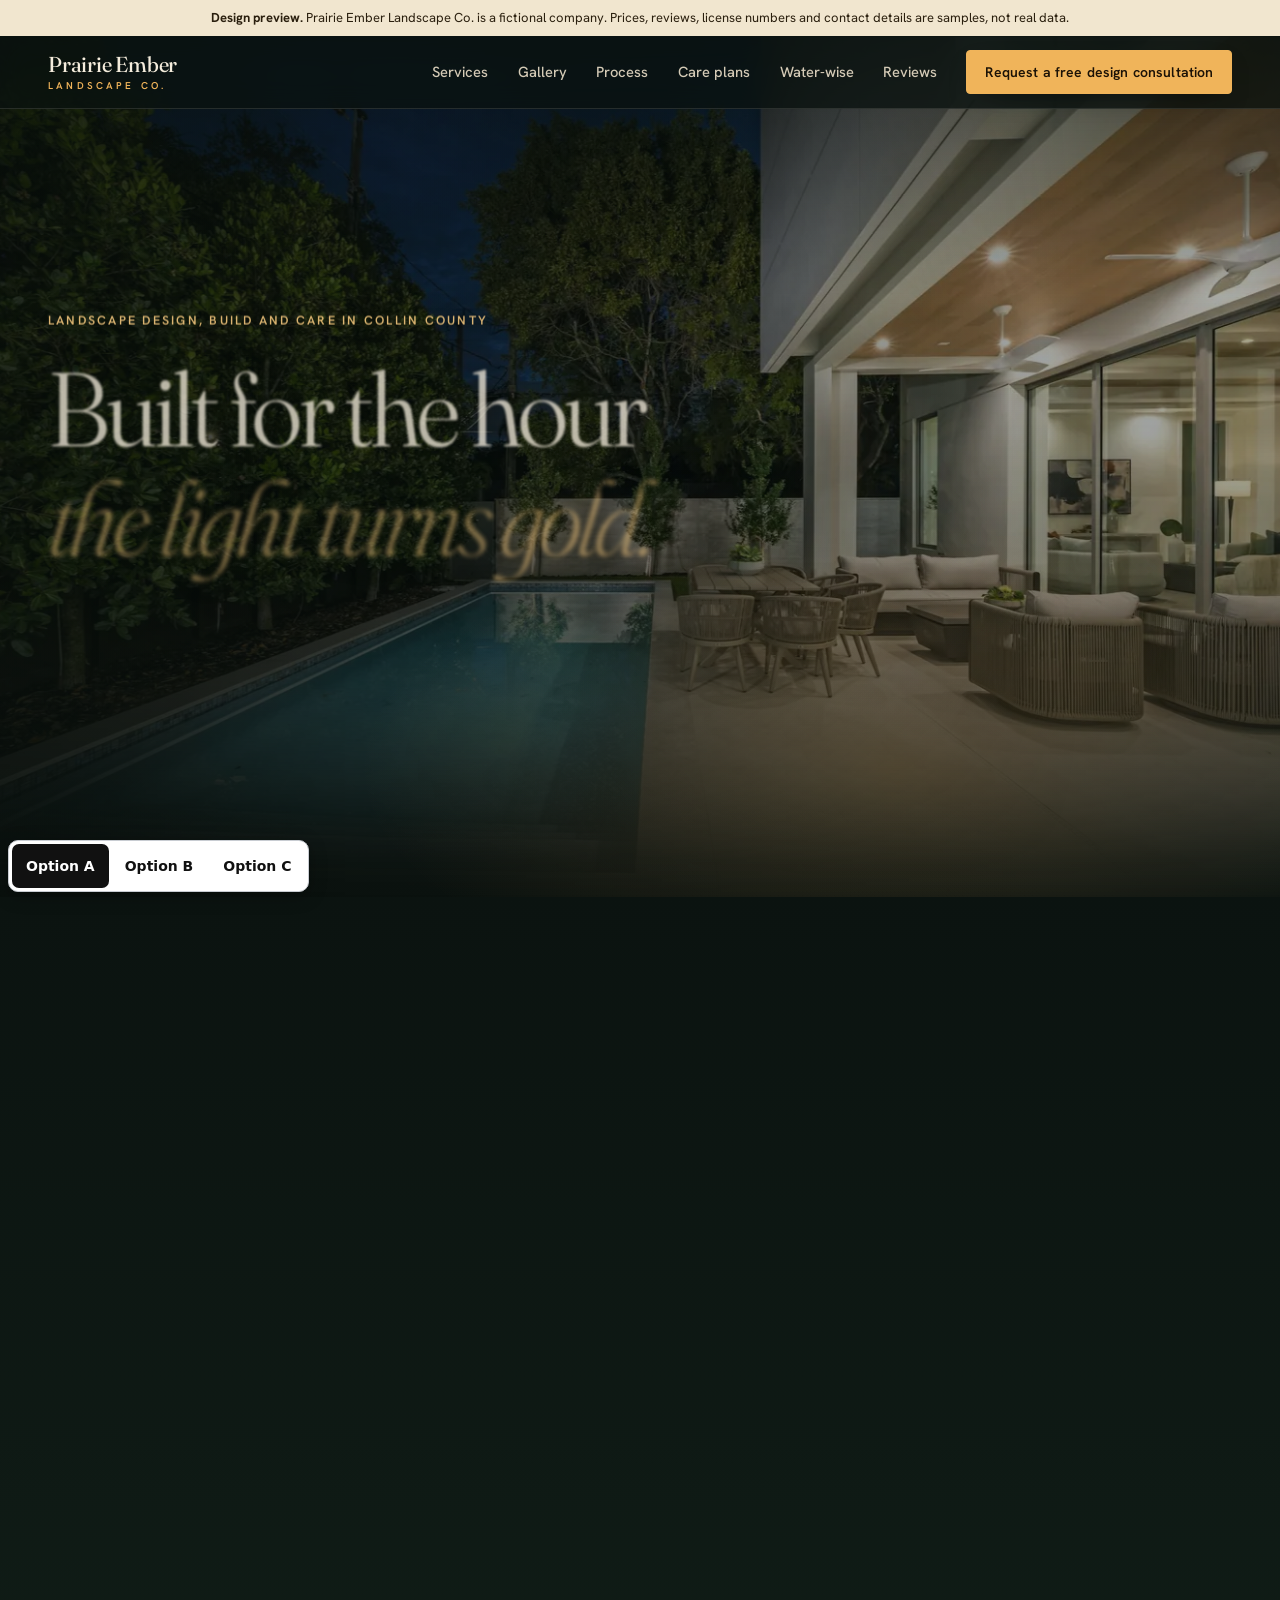
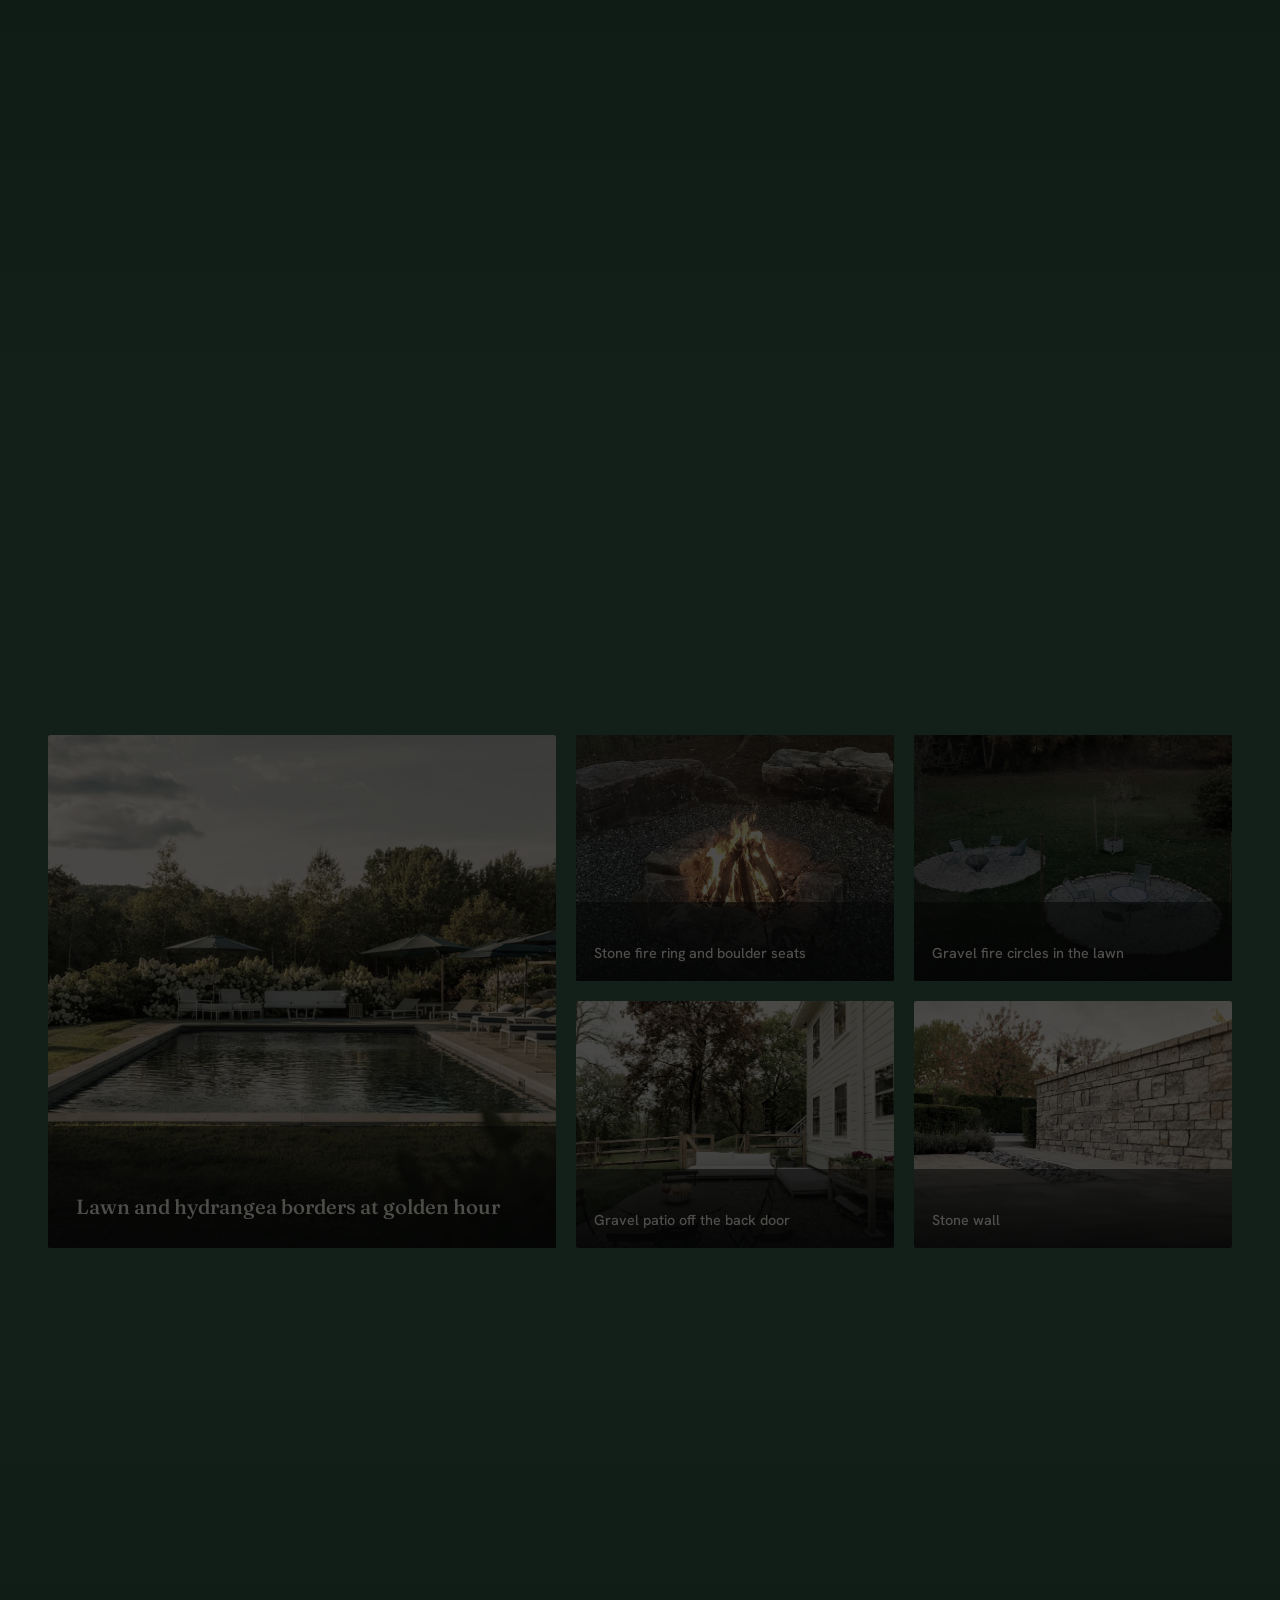
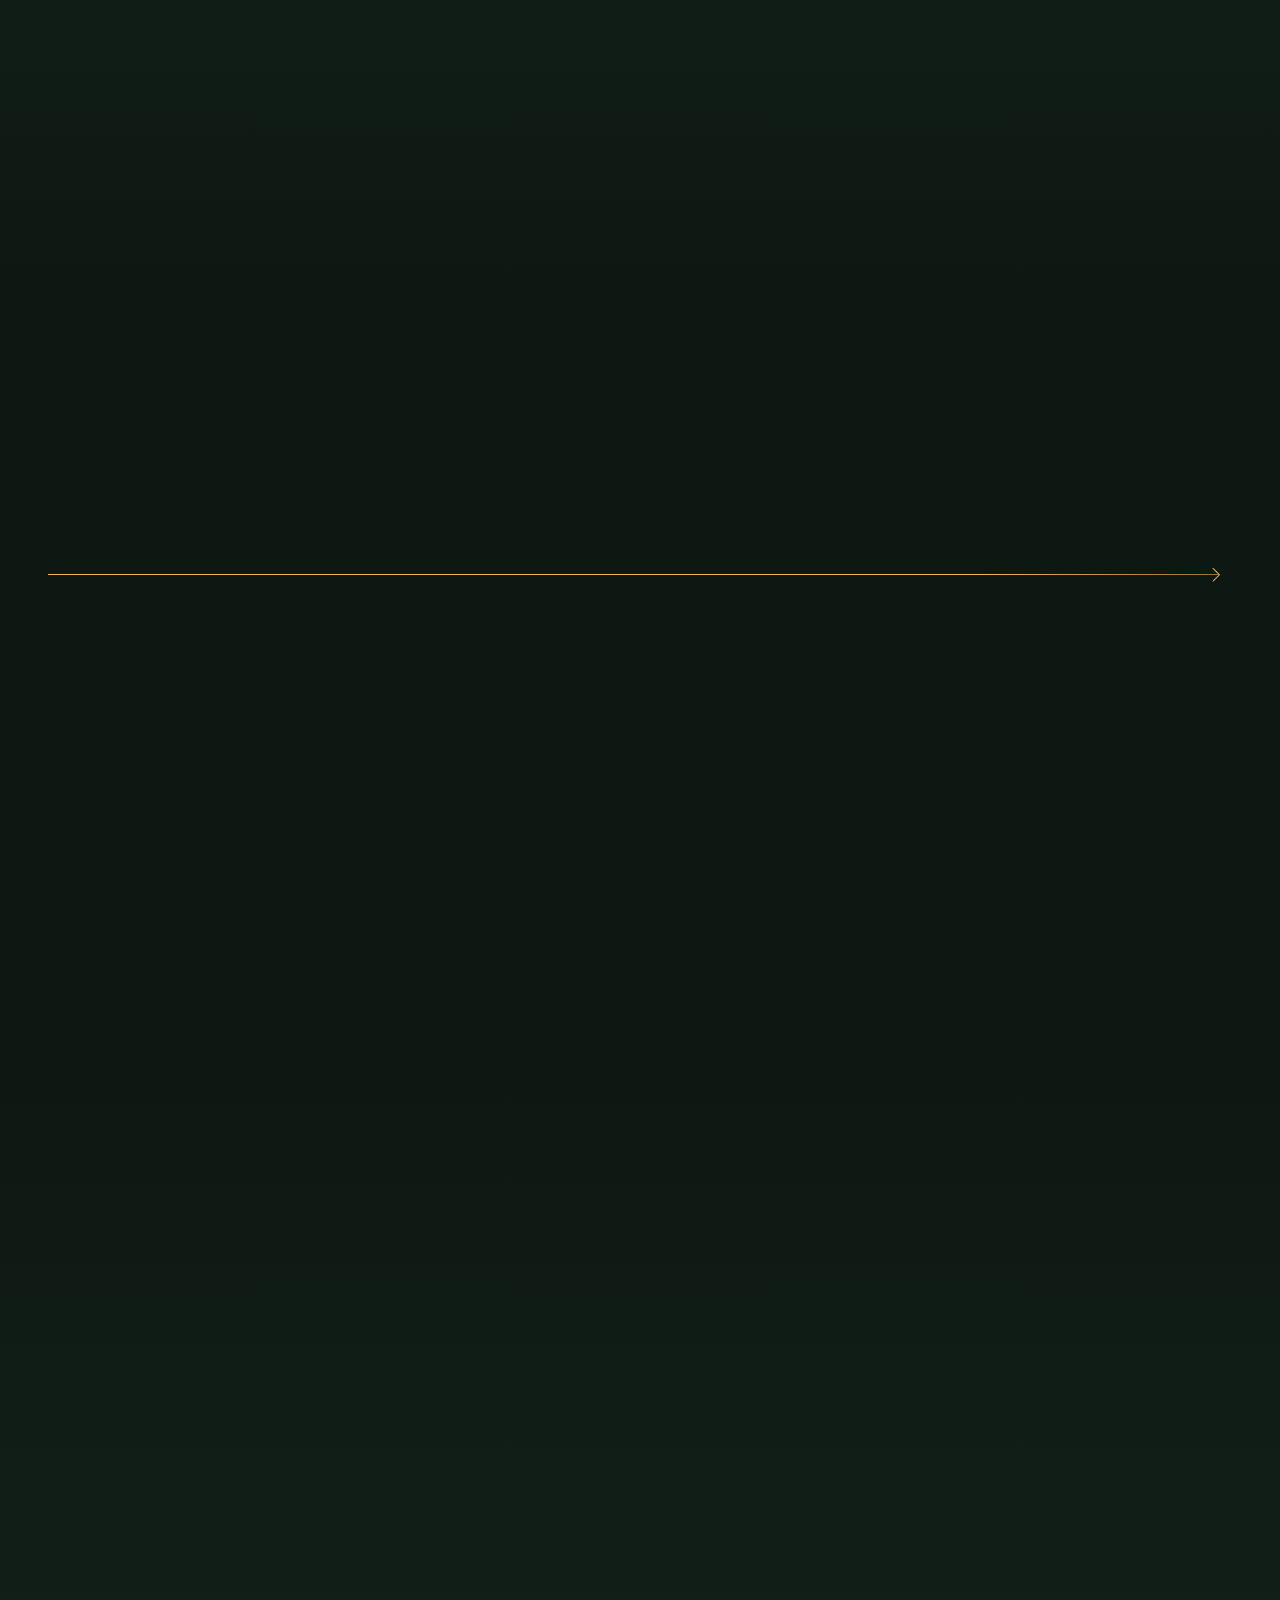
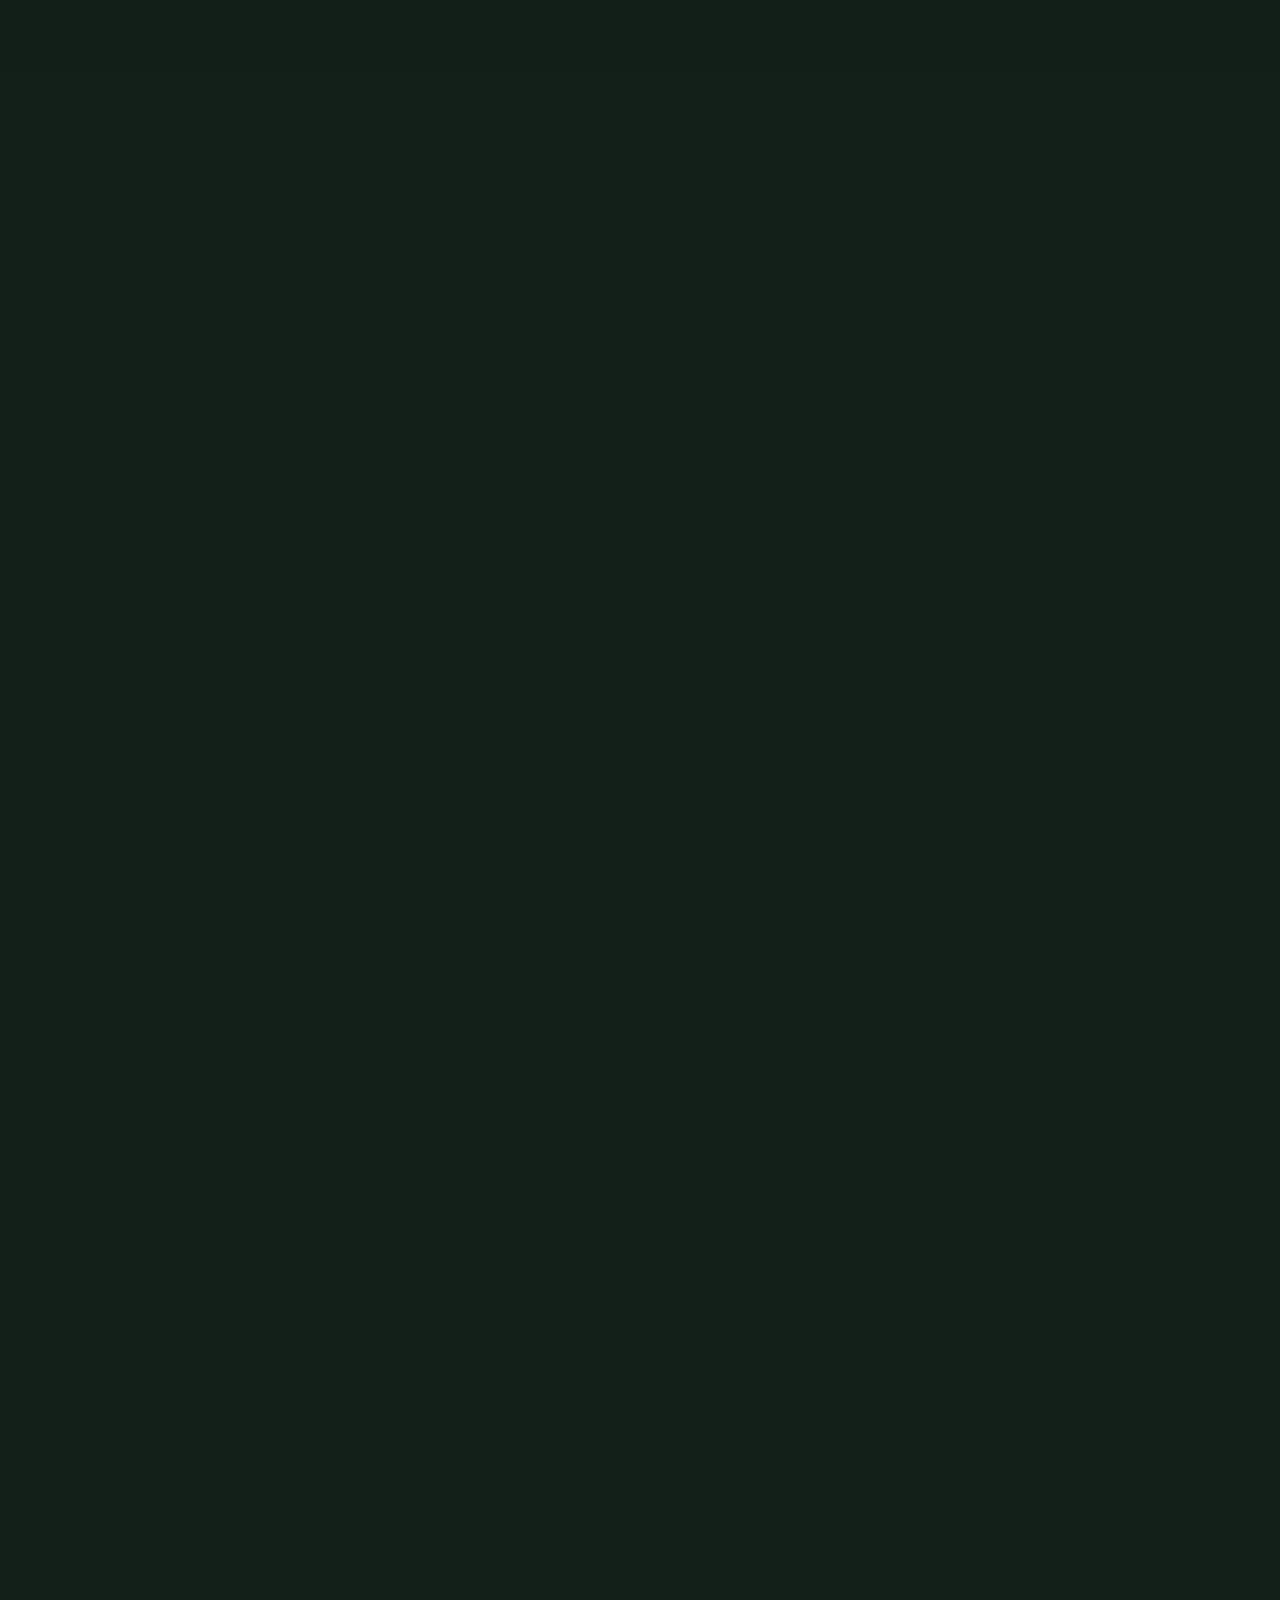
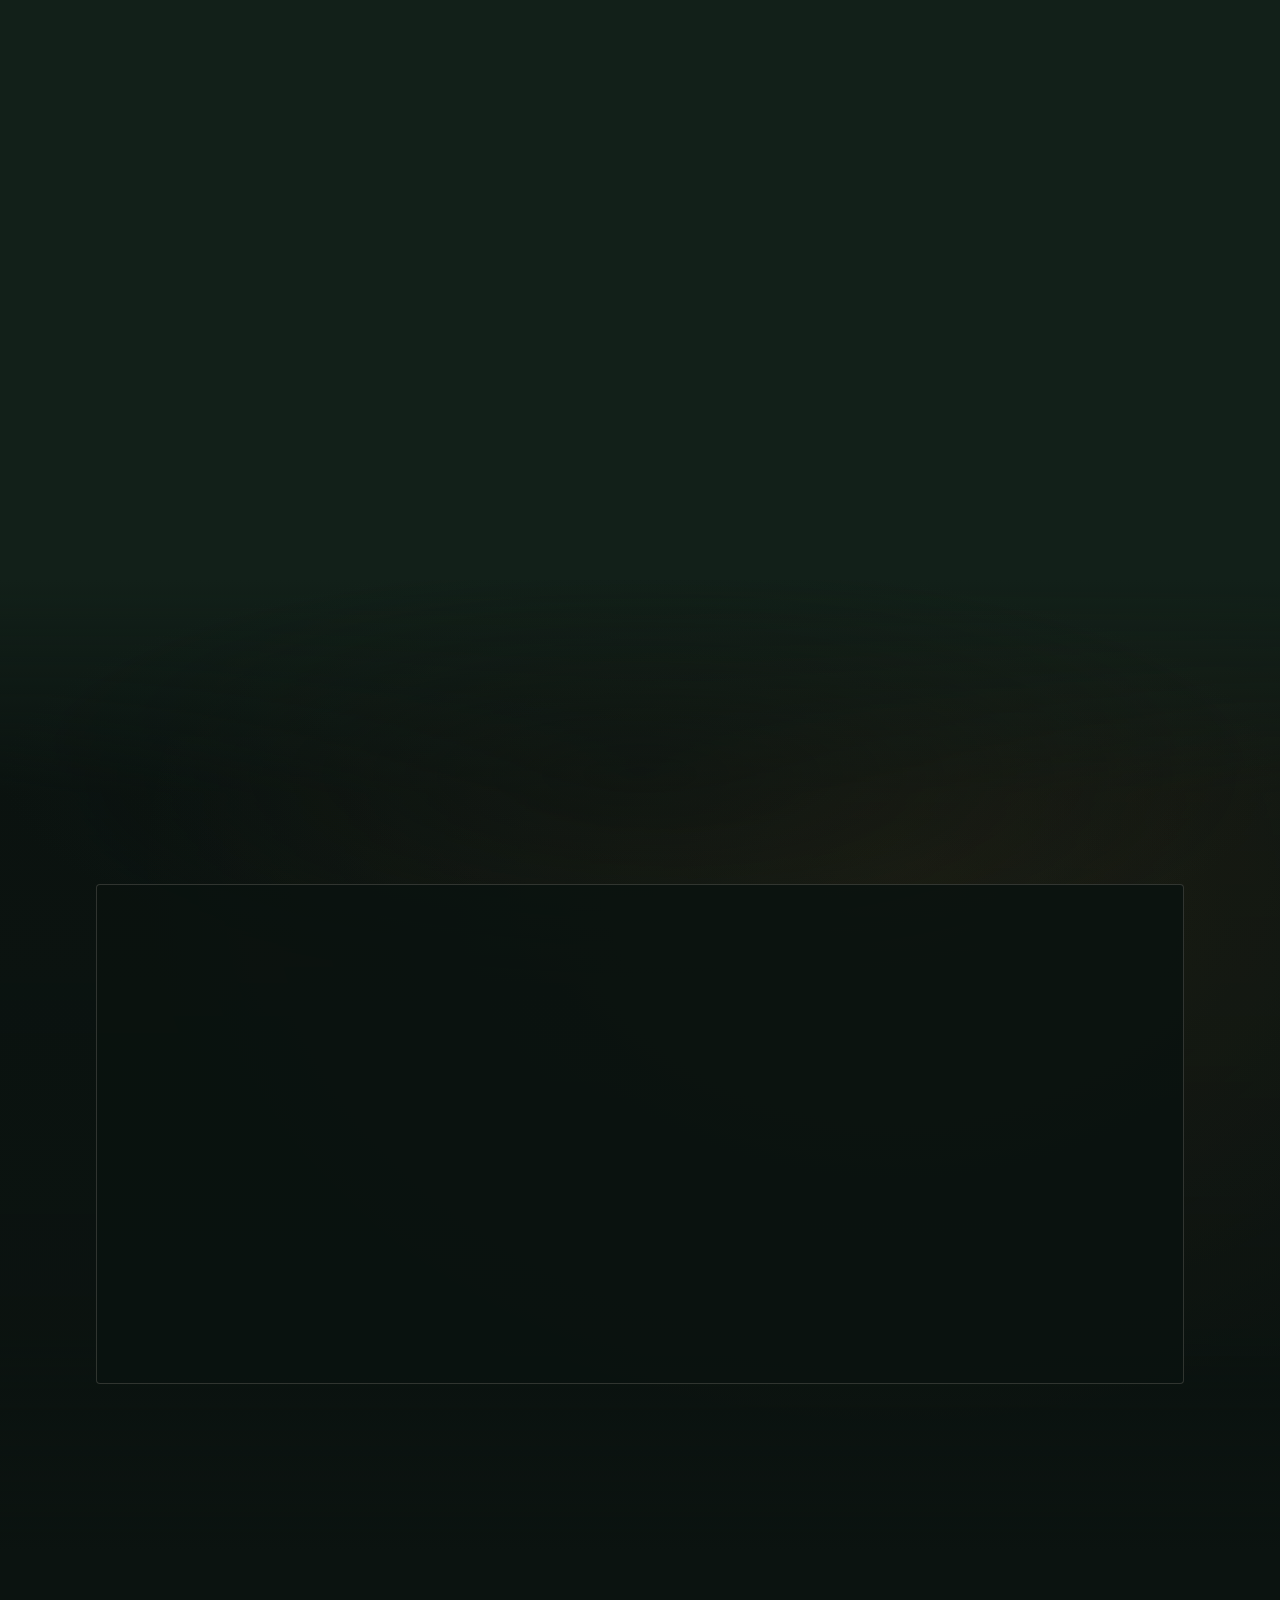
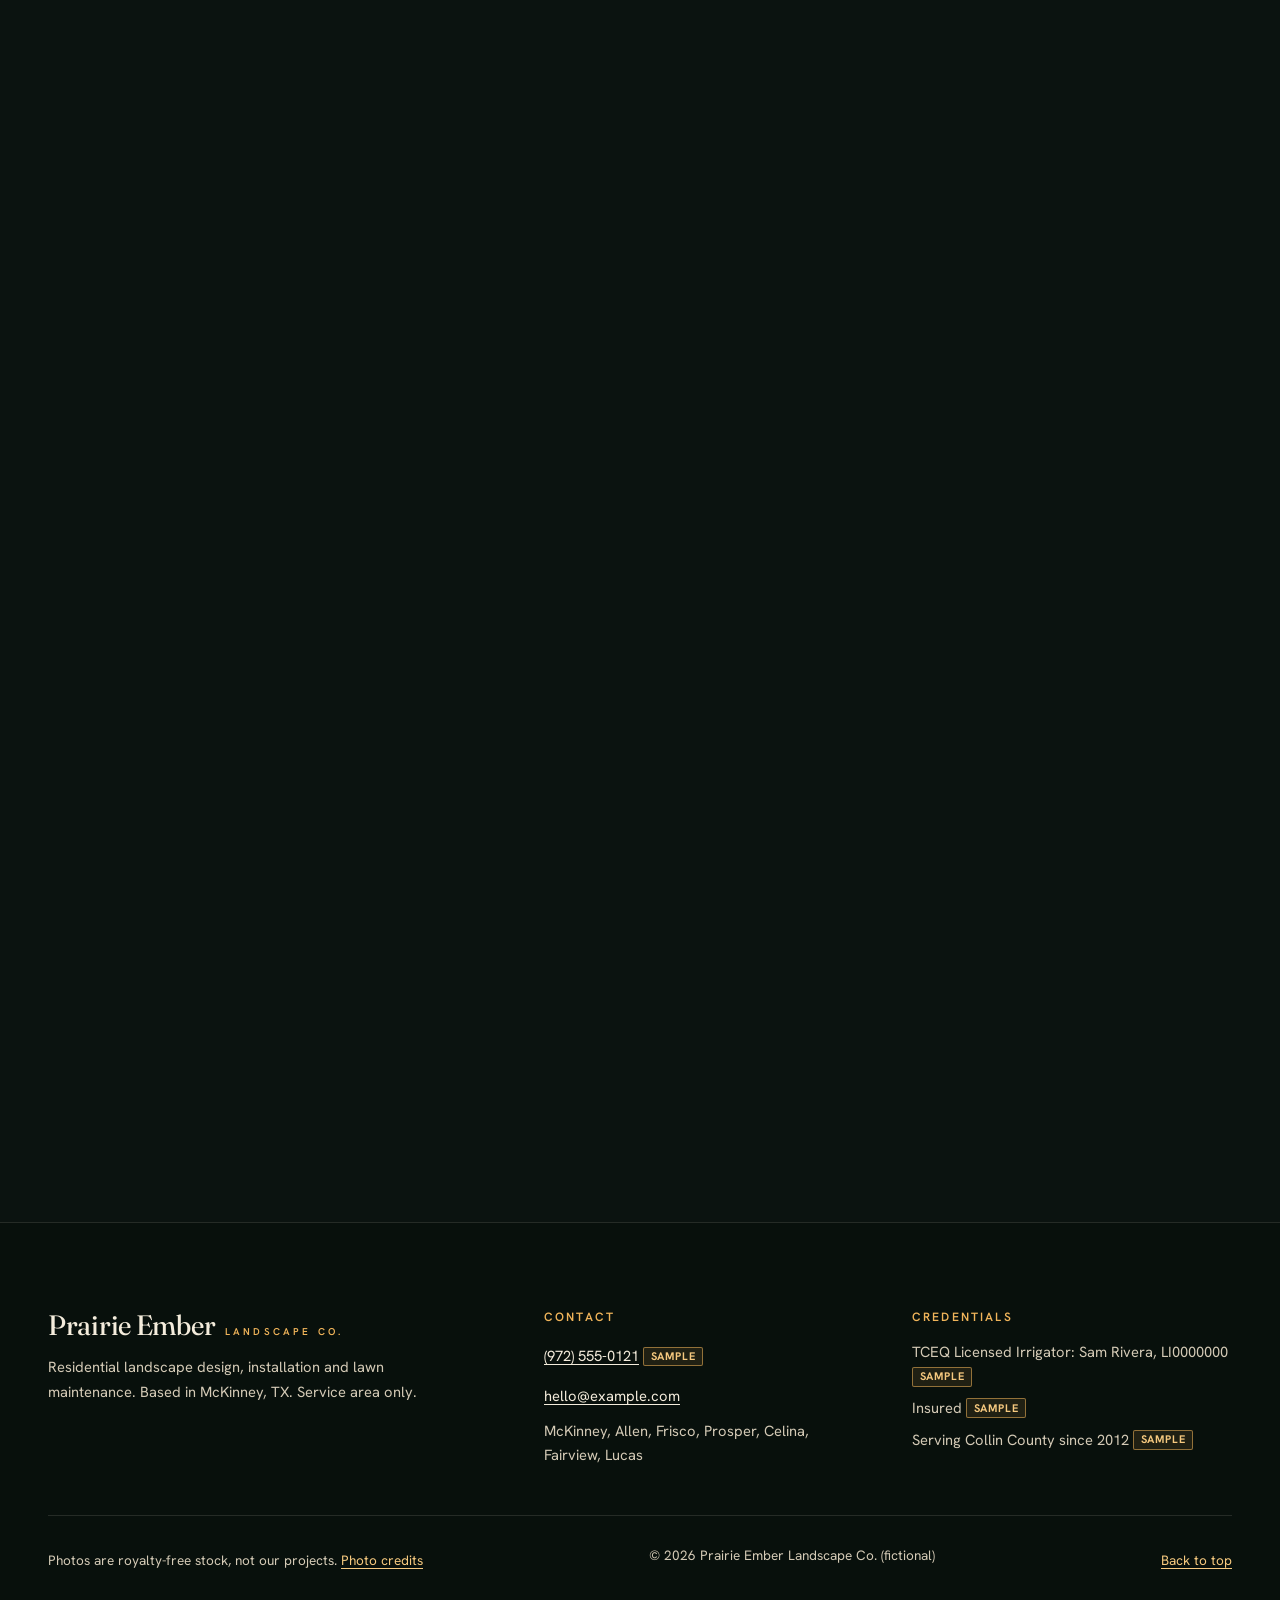
<file: index.html>
<!doctype html>
<html lang="en">
<head>
<meta charset="utf-8">
<meta name="viewport" content="width=device-width, initial-scale=1">
<meta name="robots" content="noindex, nofollow">
<meta http-equiv="refresh" content="0; url=option-a/">
<title>Prairie Ember Landscape Co. | Design preview</title>
<style>
  * { box-sizing: border-box; }
  html { font-size: clamp(100%, .5rem + .4vw, 125%); }
  body { margin: 0; min-height: 100svh; display: grid; place-items: center; font: 1.06rem/1.5 system-ui, -apple-system, "Segoe UI", sans-serif; color: #1d2320; background: #f7f6f2; padding: 1.5rem; text-align: center; }
  h1 { font-size: 1.4rem; margin: 0 0 .5rem; }
  p { margin: 0 0 .5rem; }
  ul { list-style: none; margin: .75rem 0 0; padding: 0; display: flex; flex-wrap: wrap; justify-content: center; gap: .25rem 1.25rem; }
  a { color: #2f5d3a; font-weight: 600; display: inline-flex; align-items: center; min-height: 44px; text-underline-offset: 2px; }
  a:focus-visible { outline: 3px solid #1a73e8; outline-offset: 2px; }
</style>
</head>
<body>
<main>
  <h1>Prairie Ember Landscape Co. design preview</h1>
  <p>A fictional company, shown in three design options. Opening Option A&hellip;</p>
  <ul>
    <li><a href="option-a/">Option A: Golden hour</a></li>
    <li><a href="option-b/">Option B: Garden journal</a></li>
    <li><a href="option-c/">Option C: Native Texas</a></li>
  </ul>
</main>
</body>
</html>
</file>
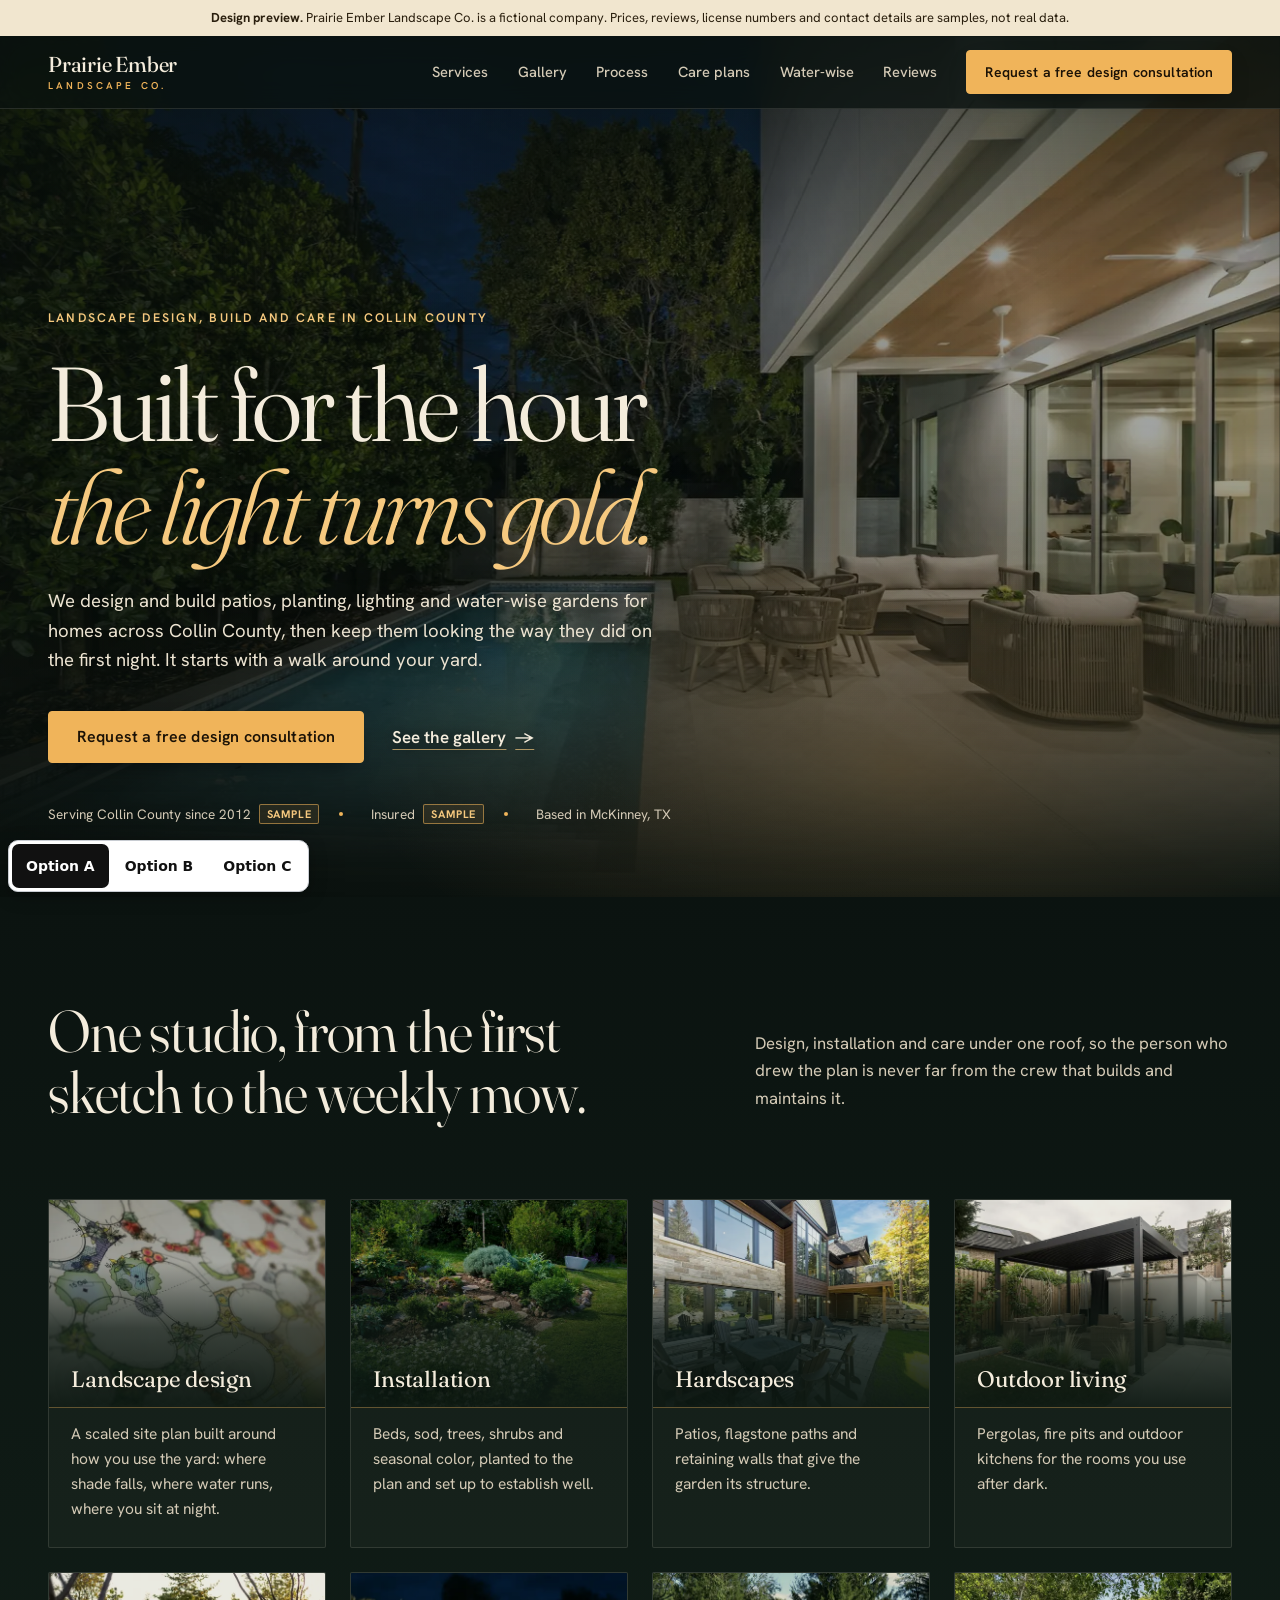
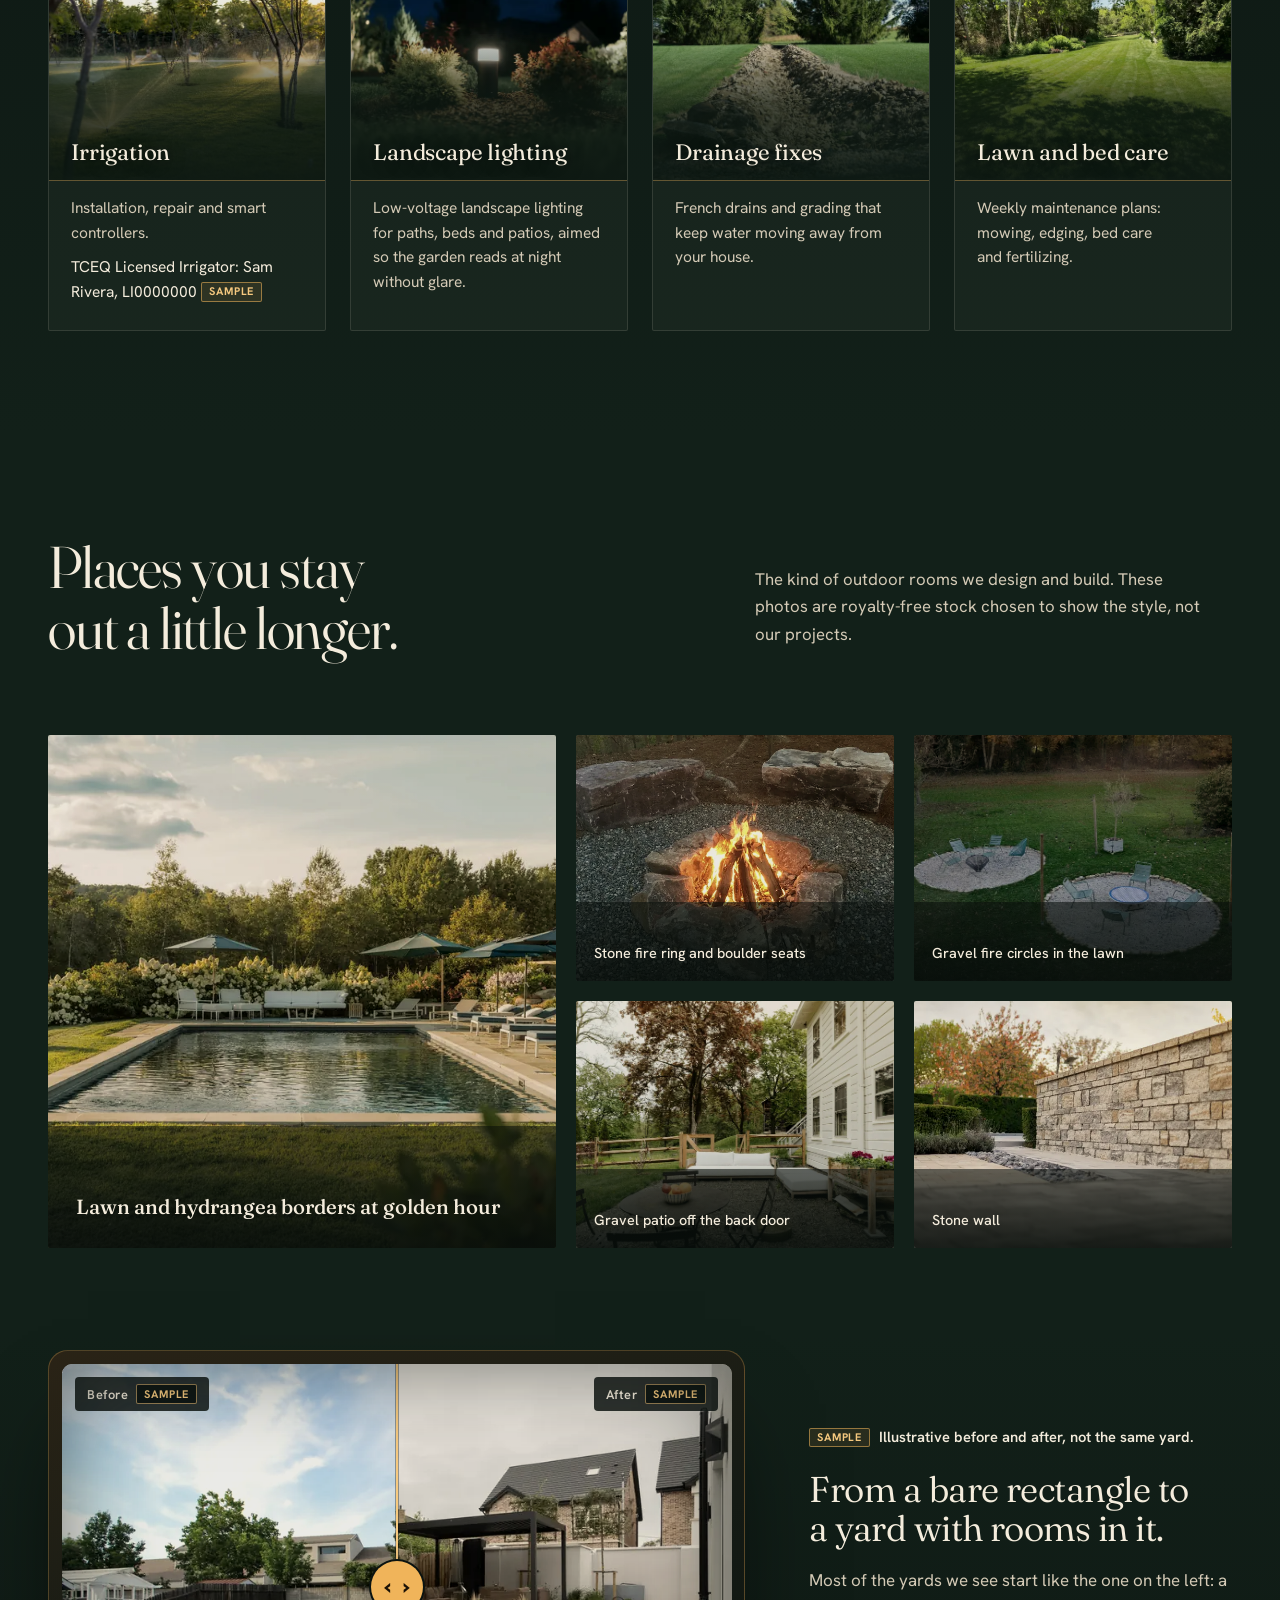
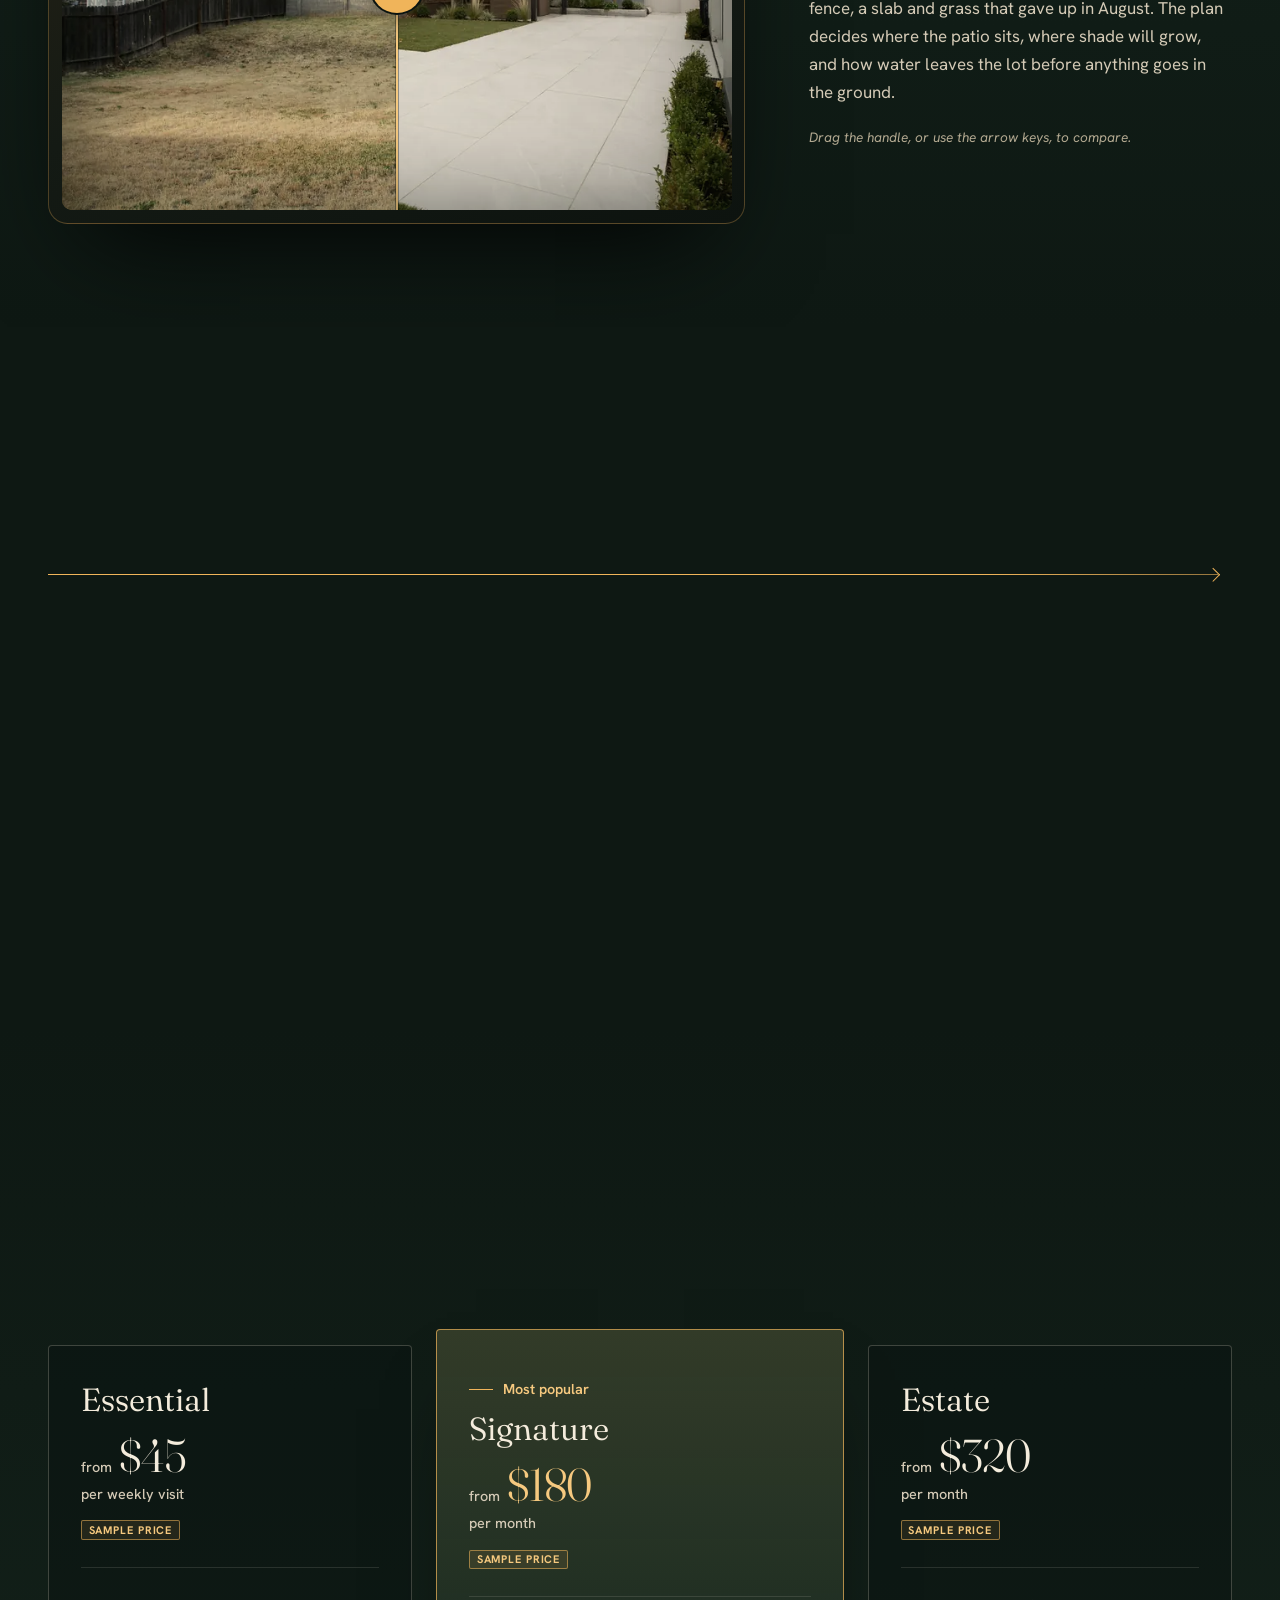
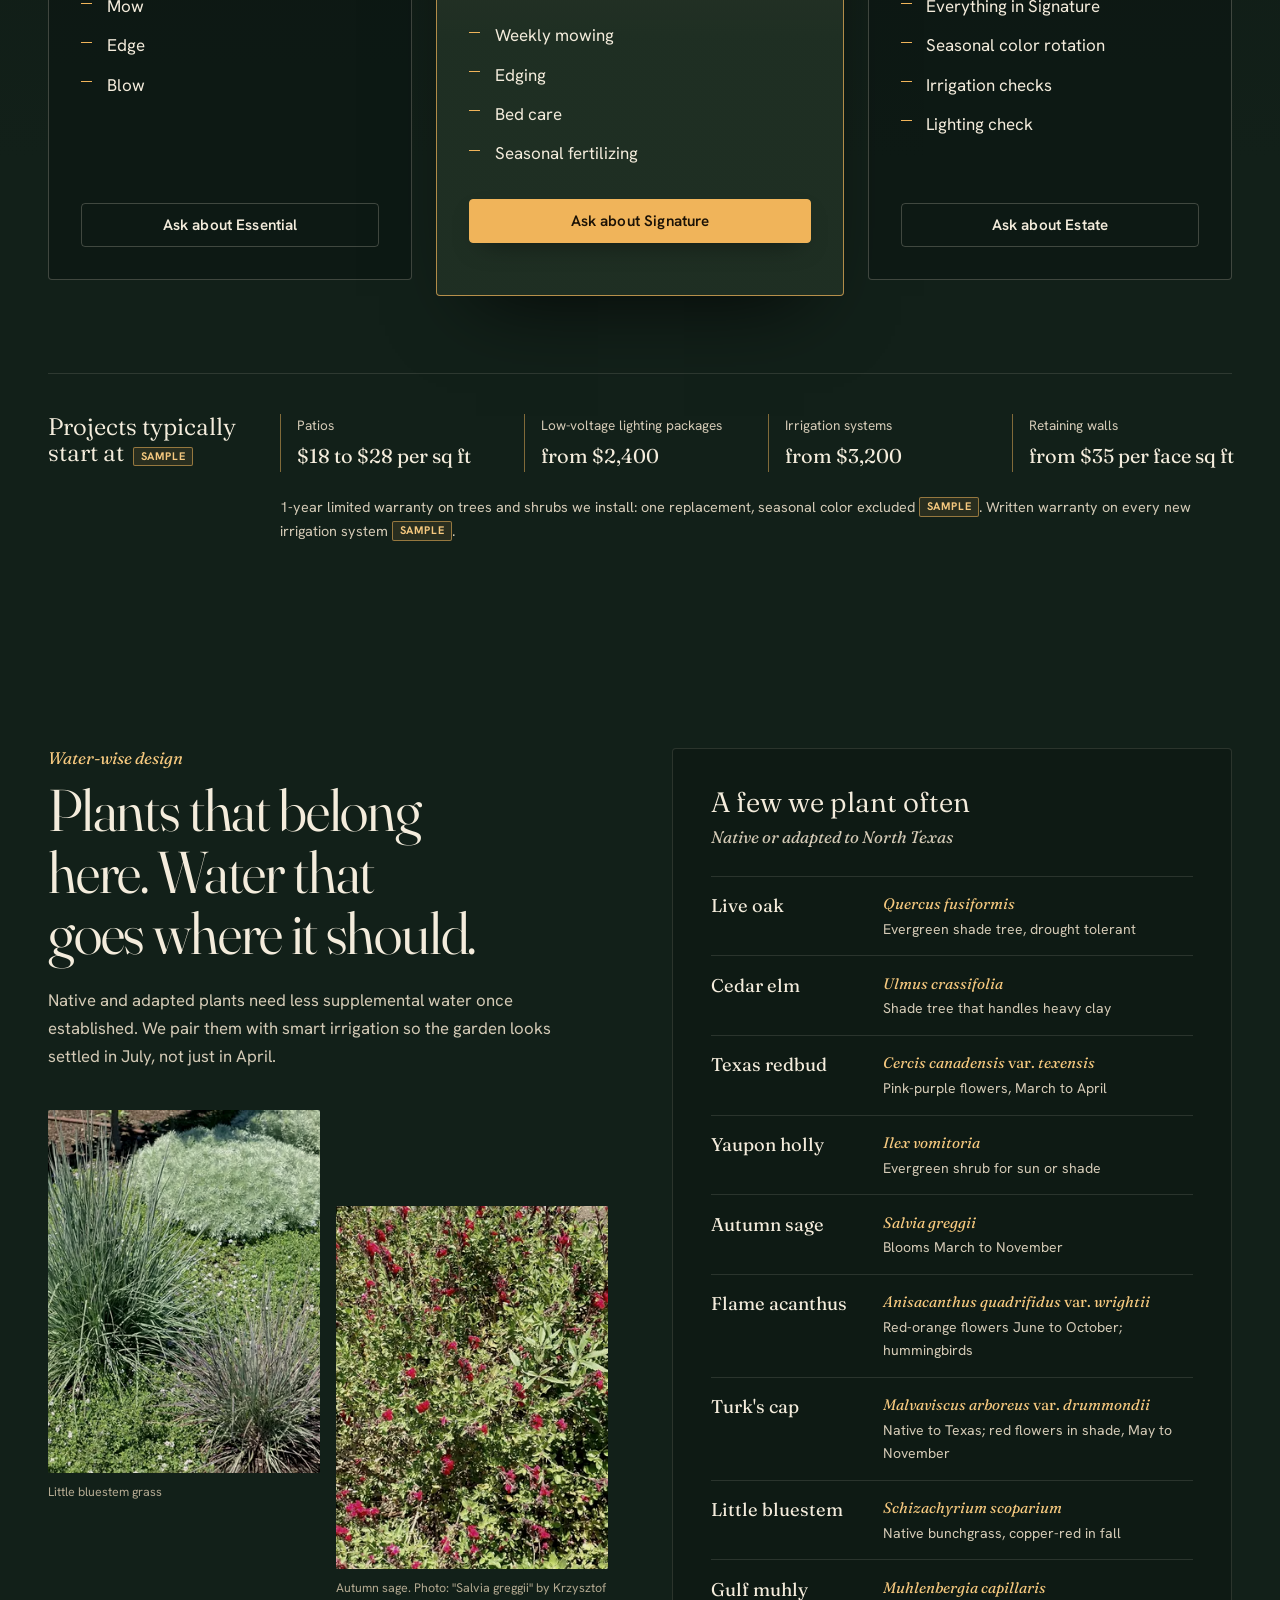
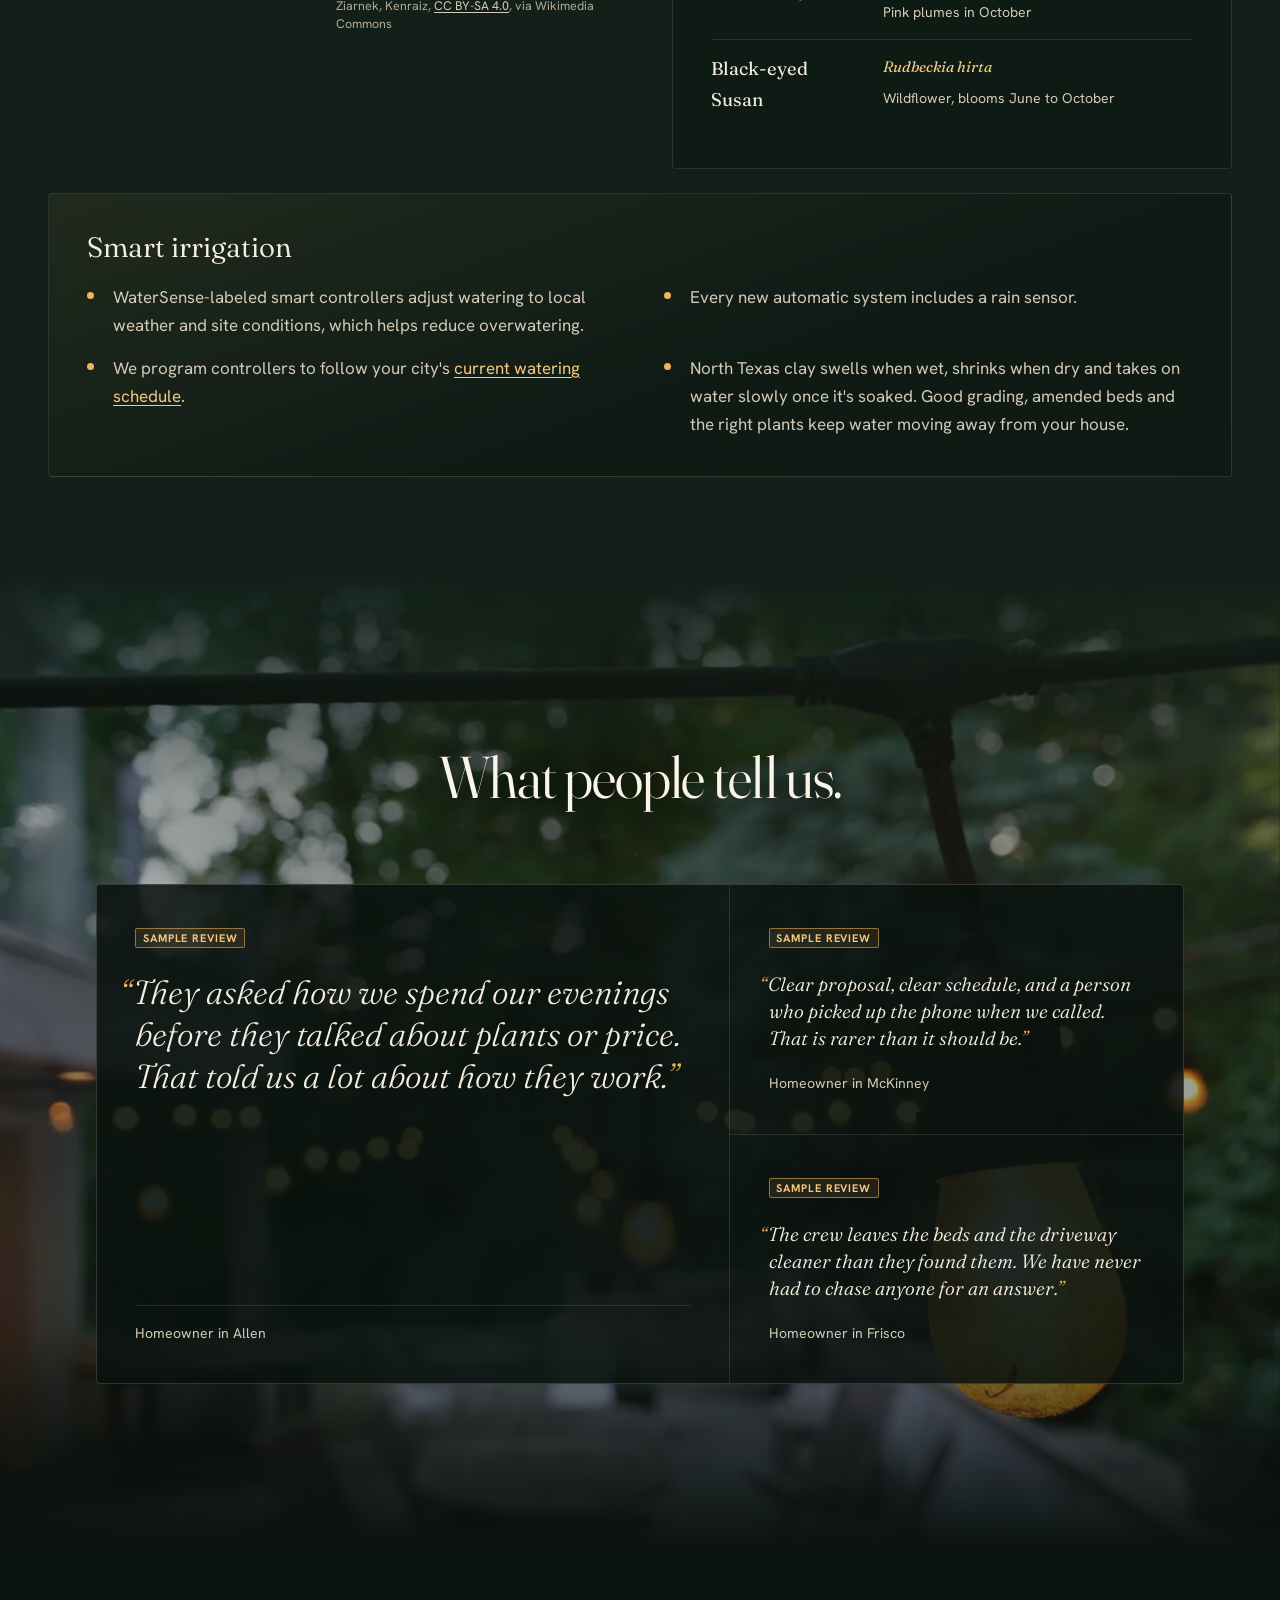
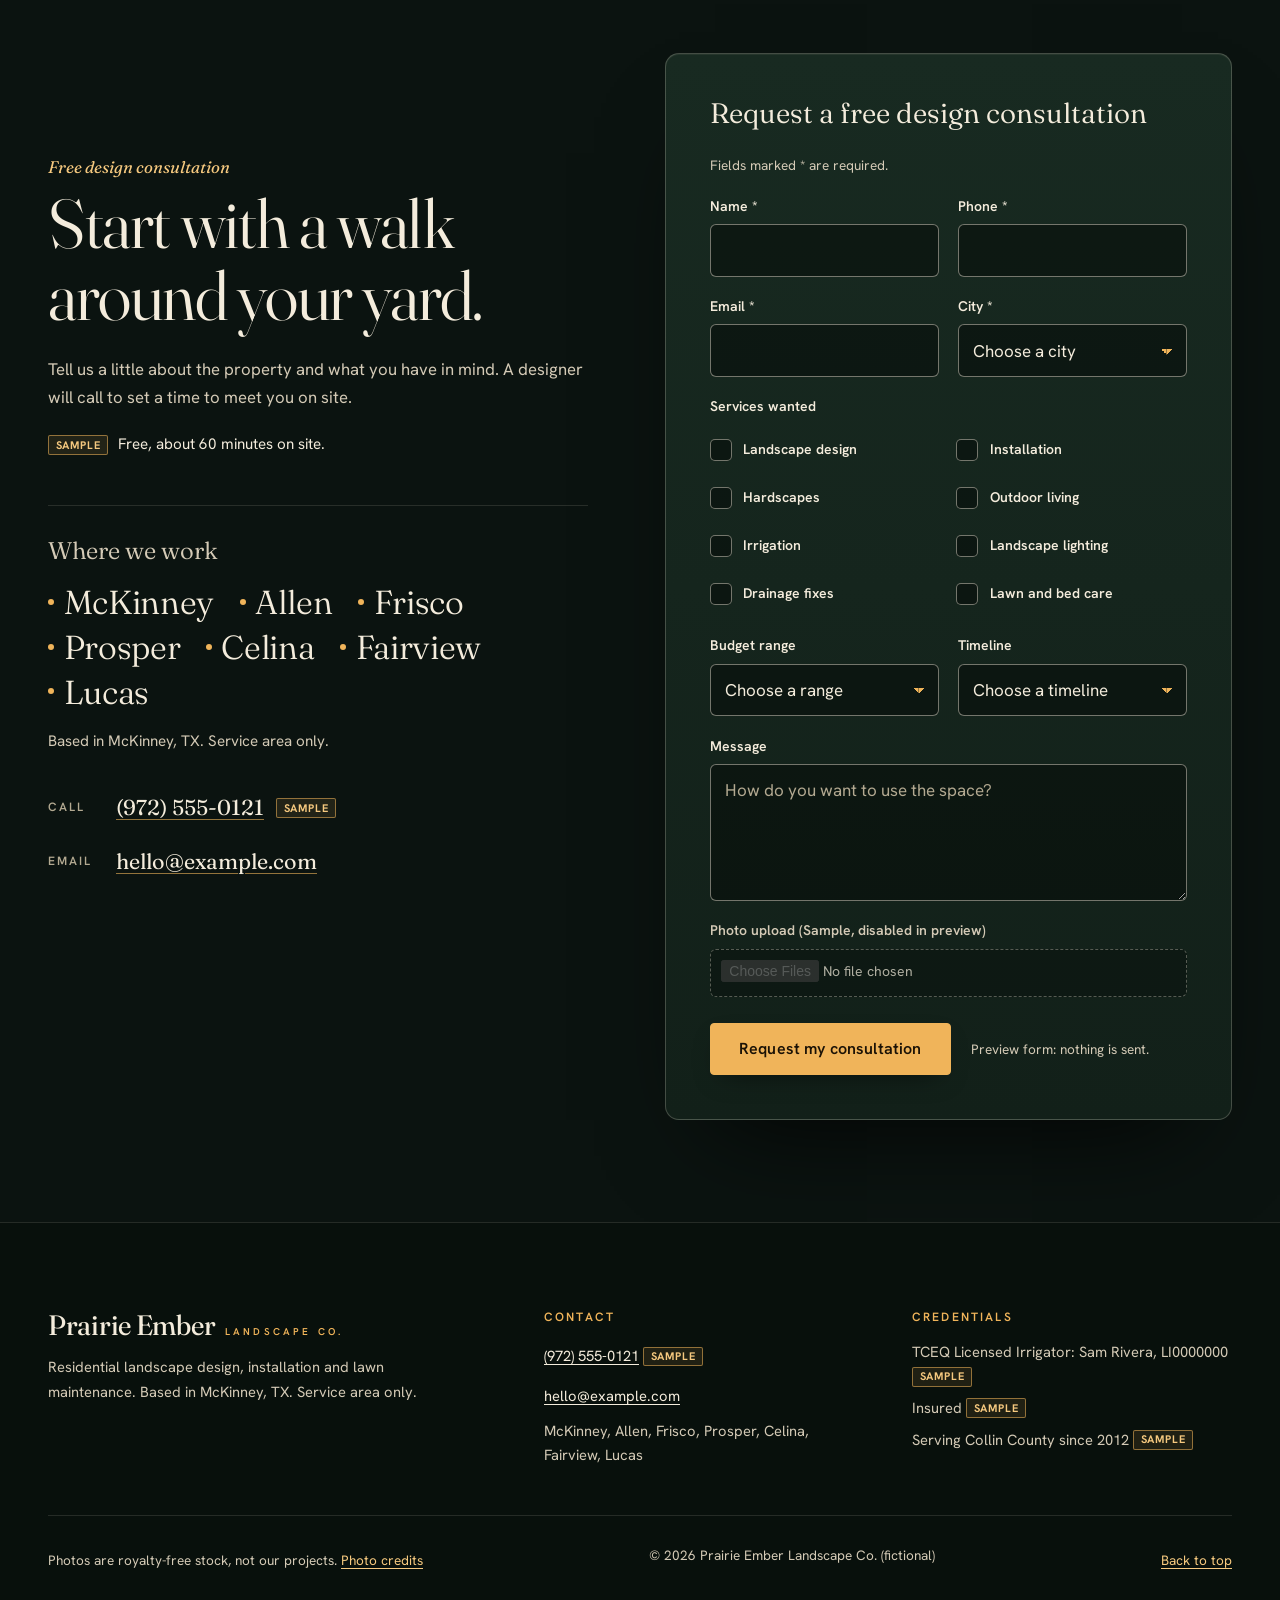
<file: option-a/index.html>
<!doctype html>
<!--
  PITCH NOTE (Option A, Golden hour): a cinematic, dark, photography-led homepage that sells the
  feeling of the first evening in a finished backyard and drives every visitor to a free on-site
  design consultation.
  Look first at: the full-bleed dusk hero and its headline, then scroll slowly to see the parallax
  photo bands, the before-and-after slider, and the process drawn as one line from consult to care.
-->
<html lang="en">
<head>
  <meta charset="utf-8">
  <meta name="viewport" content="width=device-width, initial-scale=1">
  <meta name="robots" content="noindex, nofollow">
  <title>Prairie Ember Landscape Co. | Landscape design, build and care in Collin County</title>
  <meta name="description" content="Prairie Ember Landscape Co. designs, builds and maintains residential landscapes across Collin County, TX. Patios, planting, low-voltage lighting, irrigation and water-wise gardens. Request a free design consultation.">
  <meta name="theme-color" content="#0b1310">
  <link rel="preconnect" href="https://fonts.googleapis.com">
  <link rel="preconnect" href="https://fonts.gstatic.com" crossorigin>
  <link rel="stylesheet" href="https://fonts.googleapis.com/css2?family=Fraunces:ital,opsz,wght@0,9..144,300..600;1,9..144,300..500&family=Hanken+Grotesk:wght@400;500;600;700&display=swap">
  <link rel="preload" as="image" href="../assets/img/hero-pool-patio-dusk-01-1600.webp" imagesrcset="../assets/img/hero-pool-patio-dusk-01-960.webp 960w, ../assets/img/hero-pool-patio-dusk-01-1600.webp 1600w, ../assets/img/hero-pool-patio-dusk-01-2400.webp 2400w, ../assets/img/hero-pool-patio-dusk-01-3200.webp 3200w" imagesizes="100vw">
  <link rel="stylesheet" href="styles.css">
</head>
<body>
  <a class="skip-link" href="#main">Skip to main content</a>

  <div class="preview-bar" role="note">
    <p><strong>Design preview.</strong> Prairie Ember Landscape Co. is a fictional company. Prices, reviews, license numbers and contact details are samples, not real data.</p>
  </div>

  <header class="site-header" id="top">
    <div class="site-header__inner">
      <a class="wordmark" href="#top" aria-label="Prairie Ember Landscape Co., back to top">
        <span class="wordmark__name">Prairie Ember</span>
        <span class="wordmark__sub">Landscape Co.</span>
      </a>

      <button class="menu-toggle" type="button" aria-expanded="false" aria-controls="site-nav">
        <span class="menu-toggle__bars" aria-hidden="true"></span>
        <span class="menu-toggle__label">Menu</span>
      </button>

      <nav class="site-nav" id="site-nav" aria-label="Primary">
        <ul>
          <li><a href="#services">Services</a></li>
          <li><a href="#gallery">Gallery</a></li>
          <li><a href="#process">Process</a></li>
          <li><a href="#plans">Care plans</a></li>
          <li><a href="#water-wise">Water-wise</a></li>
          <li><a href="#reviews">Reviews</a></li>
        </ul>
      </nav>

      <a class="btn btn--amber btn--header" href="#consultation">
        <span class="btn__long">Request a free design consultation</span>
        <span class="btn__short">Free consultation</span>
      </a>
    </div>
  </header>

  <main id="main">

    <!-- ============ HERO ============ -->
    <section class="hero" aria-labelledby="hero-title">
      <div class="hero__media" data-parallax="0.18">
        <img
          src="../assets/img/hero-pool-patio-dusk-01-1600.webp"
          srcset="../assets/img/hero-pool-patio-dusk-01-960.webp 960w,
                  ../assets/img/hero-pool-patio-dusk-01-1600.webp 1600w,
                  ../assets/img/hero-pool-patio-dusk-01-2400.webp 2400w,
                  ../assets/img/hero-pool-patio-dusk-01-3200.webp 3200w"
          sizes="100vw"
          width="3200" height="2134"
          alt="Covered patio with lounge seating at dusk, framed by tall green hedges and warm lights under the roof"
          fetchpriority="high">
      </div>
      <div class="hero__scrim" aria-hidden="true"></div>

      <div class="hero__content">
        <p class="eyebrow hero__eyebrow">Landscape design, build and care in Collin County</p>
        <h1 class="hero__title" id="hero-title">
          <span class="line">Built for the hour</span>
          <span class="line"><em>the light turns gold.</em></span>
        </h1>
        <p class="hero__lede">We design and build patios, planting, lighting and water-wise gardens for homes across Collin County, then keep them looking the way they did on the first night. It starts with a walk around your yard.</p>
        <div class="hero__actions">
          <a class="btn btn--amber btn--lg" href="#consultation">Request a free design consultation</a>
          <a class="link-arrow" href="#gallery">See the gallery <span aria-hidden="true">&rarr;</span></a>
        </div>
        <ul class="hero__meta" aria-label="At a glance">
          <!-- PLACEHOLDER: confirm founding year and "Serving Collin County since" wording -->
          <li>Serving Collin County since 2012 <span class="tag">Sample</span></li>
          <!-- PLACEHOLDER: confirm insurance status and wording -->
          <li>Insured <span class="tag">Sample</span></li>
          <li>Based in McKinney, TX</li>
        </ul>
      </div>

    </section>

    <!-- ============ 1. SERVICES ============ -->
    <section class="section services" id="services" aria-labelledby="services-title">
      <div class="container">
        <div class="section-head section-head--split reveal reveal--fade">
          <div>
            <h2 class="section-title" id="services-title">One studio, from the first sketch to the weekly&nbsp;mow.</h2>
          </div>
          <p class="section-lede">Design, installation and care under one roof, so the person who drew the plan is never far from the crew that builds and maintains it.</p>
        </div>

        <ul class="service-grid">
          <li class="service reveal">
            <div class="service__img">
              <img src="../assets/img/service-design-garden-plan-drawing-640.webp" srcset="../assets/img/service-design-garden-plan-drawing-640.webp 640w, ../assets/img/service-design-garden-plan-drawing-1200.webp 1200w" sizes="(min-width: 1100px) 22vw, (min-width: 640px) 45vw, 92vw" width="640" height="427" loading="lazy" alt="Hand-colored landscape planting plan with tree and shrub symbols">
              <h3 class="service__title">Landscape design</h3>
            </div>
            <div class="service__body">
              <p>A scaled site plan built around how you use the yard: where shade falls, where water runs, where you sit at night.</p>
            </div>
          </li>
          <li class="service reveal">
            <div class="service__img">
              <img src="../assets/img/service-planting-beds-lawn-640.webp" srcset="../assets/img/service-planting-beds-lawn-640.webp 640w, ../assets/img/service-planting-beds-lawn-1200.webp 1200w" sizes="(min-width: 1100px) 22vw, (min-width: 640px) 45vw, 92vw" width="640" height="427" loading="lazy" alt="Curved planting beds with shrubs, perennials and stepping stones beside a green lawn">
              <h3 class="service__title">Installation</h3>
            </div>
            <div class="service__body">
              <p>Beds, sod, trees, shrubs and seasonal color, planted to the plan and set up to establish well.</p>
            </div>
          </li>
          <li class="service reveal">
            <div class="service__img">
              <img src="../assets/img/service-hardscape-stone-patio-640.webp" srcset="../assets/img/service-hardscape-stone-patio-640.webp 640w, ../assets/img/service-hardscape-stone-patio-1200.webp 1200w" sizes="(min-width: 1100px) 22vw, (min-width: 640px) 45vw, 92vw" width="640" height="427" loading="lazy" alt="Paver patio with outdoor chairs and a covered fire table beside a stone-clad home">
              <h3 class="service__title">Hardscapes</h3>
            </div>
            <div class="service__body">
              <p>Patios, flagstone paths and retaining walls that give the garden its structure.</p>
            </div>
          </li>
          <li class="service reveal">
            <div class="service__img">
              <img src="../assets/img/service-pergola-modern-patio-640.webp" srcset="../assets/img/service-pergola-modern-patio-640.webp 640w, ../assets/img/service-pergola-modern-patio-1200.webp 1200w" sizes="(min-width: 1100px) 22vw, (min-width: 640px) 45vw, 92vw" width="640" height="427" loading="lazy" alt="Dark metal louvered pergola over a lounge set on a light stone patio with ornamental grasses">
              <h3 class="service__title">Outdoor living</h3>
            </div>
            <div class="service__body">
              <p>Pergolas, fire pits and outdoor kitchens for the rooms you use after dark.</p>
            </div>
          </li>
          <li class="service service--irrigation reveal">
            <div class="service__img">
              <img src="../assets/img/service-irrigation-sprinklers-golden-light-640.webp" srcset="../assets/img/service-irrigation-sprinklers-golden-light-640.webp 640w, ../assets/img/service-irrigation-sprinklers-golden-light-1200.webp 1200w" sizes="(min-width: 1100px) 22vw, (min-width: 640px) 45vw, 92vw" width="640" height="427" loading="lazy" alt="Pop-up sprinklers watering a tree-dotted lawn in low golden light">
              <h3 class="service__title">Irrigation</h3>
            </div>
            <div class="service__body">
              <p>Installation, repair and smart controllers.</p>
              <!-- PLACEHOLDER: confirm irrigator name and TCEQ LI license number (30 TAC 344.70(b)) -->
              <p class="license">TCEQ Licensed Irrigator: Sam Rivera, LI0000000 <span class="tag">Sample</span></p>
            </div>
          </li>
          <li class="service reveal">
            <div class="service__img">
              <img src="../assets/img/service-landscape-lighting-path-light-640.webp" srcset="../assets/img/service-landscape-lighting-path-light-640.webp 640w, ../assets/img/service-landscape-lighting-path-light-1200.webp 1200w" sizes="(min-width: 1100px) 22vw, (min-width: 640px) 45vw, 92vw" width="640" height="427" loading="lazy" alt="Bollard path light glowing in a mulched shrub bed at dusk">
              <h3 class="service__title">Landscape lighting</h3>
            </div>
            <div class="service__body">
              <p>Low-voltage landscape lighting for paths, beds and patios, aimed so the garden reads at night without glare.</p>
            </div>
          </li>
          <li class="service reveal">
            <div class="service__img">
              <img src="../assets/img/service-drainage-rock-trench-640.webp" srcset="../assets/img/service-drainage-rock-trench-640.webp 640w, ../assets/img/service-drainage-rock-trench-1200.webp 1200w" sizes="(min-width: 1100px) 22vw, (min-width: 640px) 45vw, 92vw" width="640" height="424" loading="lazy" alt="Rock-lined drainage swale running across a sloped lawn">
              <h3 class="service__title">Drainage fixes</h3>
            </div>
            <div class="service__body">
              <p>French drains and grading that keep water moving away from your house.</p>
            </div>
          </li>
          <li class="service reveal">
            <div class="service__img">
              <img src="../assets/img/service-lawn-striped-backyard-640.webp" srcset="../assets/img/service-lawn-striped-backyard-640.webp 640w, ../assets/img/service-lawn-striped-backyard-1200.webp 1200w" sizes="(min-width: 1100px) 22vw, (min-width: 640px) 45vw, 92vw" width="640" height="480" loading="lazy" alt="Freshly mowed striped lawn in a tree-shaded backyard">
              <h3 class="service__title">Lawn and bed care</h3>
            </div>
            <div class="service__body">
              <p>Weekly maintenance plans: mowing, edging, bed care and fertilizing.</p>
            </div>
          </li>
        </ul>
      </div>
    </section>

    <!-- ============ 2. FEATURED WORK + BEFORE/AFTER ============ -->
    <section class="section gallery-section" id="gallery" aria-labelledby="gallery-title">
      <div class="container">
        <div class="section-head section-head--split reveal reveal--fade">
          <div>
            <h2 class="section-title" id="gallery-title">Places you stay out a&nbsp;little longer.</h2>
          </div>
          <p class="section-lede">The kind of outdoor rooms we design and build. These photos are royalty-free stock chosen to show the style, not our projects.</p>
        </div>

        <div class="gallery">
          <figure class="gallery__item gallery__item--feature reveal reveal--light">
            <img src="../assets/img/hero-pool-lawn-golden-hour-03-1600.webp" srcset="../assets/img/hero-pool-lawn-golden-hour-03-960.webp 960w, ../assets/img/hero-pool-lawn-golden-hour-03-1600.webp 1600w, ../assets/img/hero-pool-lawn-golden-hour-03-2400.webp 2400w" sizes="(min-width: 960px) 46vw, 92vw" width="1600" height="1067" loading="lazy" alt="Open lawn with white hydrangea borders, lounge seating and a stone-edged terrace in warm golden-hour light">
            <figcaption>Lawn and hydrangea borders at golden hour</figcaption>
          </figure>
          <figure class="gallery__item reveal reveal--light">
            <img src="../assets/img/service-fire-pit-stone-ring-640.webp" srcset="../assets/img/service-fire-pit-stone-ring-640.webp 640w, ../assets/img/service-fire-pit-stone-ring-1200.webp 1200w" sizes="(min-width: 960px) 20vw, 46vw" width="640" height="480" loading="lazy" alt="Natural stone fire ring with a fire burning on a gravel pad with boulder seating">
            <figcaption>Stone fire ring and boulder seats</figcaption>
          </figure>
          <figure class="gallery__item reveal reveal--light">
            <img src="../assets/img/gallery-gravel-fire-circles-lawn-800.webp" srcset="../assets/img/gallery-gravel-fire-circles-lawn-800.webp 800w, ../assets/img/gallery-gravel-fire-circles-lawn-1400.webp 1400w" sizes="(min-width: 960px) 20vw, 46vw" width="800" height="533" loading="lazy" alt="Two round gravel seating areas with fire bowls set into a large lawn">
            <figcaption>Gravel fire circles in the lawn</figcaption>
          </figure>
          <figure class="gallery__item reveal reveal--light">
            <img src="../assets/img/gallery-gravel-patio-garden-800.webp" srcset="../assets/img/gallery-gravel-patio-garden-800.webp 800w, ../assets/img/gallery-gravel-patio-garden-1400.webp 1400w" sizes="(min-width: 960px) 20vw, 46vw" width="800" height="533" loading="lazy" alt="Gravel patio with a white outdoor sofa, bistro table and a wooden planter box beside a white farmhouse">
            <figcaption>Gravel patio off the back door</figcaption>
          </figure>
          <figure class="gallery__item reveal reveal--light">
            <img src="../assets/img/service-retaining-wall-stone-640.webp" srcset="../assets/img/service-retaining-wall-stone-640.webp 640w, ../assets/img/service-retaining-wall-stone-1200.webp 1200w" sizes="(min-width: 960px) 20vw, 46vw" width="640" height="427" loading="lazy" alt="Tan stacked-stone garden wall beside a paver patio with a river-rock border">
            <figcaption>Stone wall</figcaption>
          </figure>
        </div>

        <div class="ba-wrap reveal">
          <div class="ba-frame">
          <div class="ba" data-ba>
            <figure class="ba__pane ba__pane--before">
              <img src="../assets/img/before-sample-bare-yard-1400.webp" srcset="../assets/img/before-sample-bare-yard-800.webp 800w, ../assets/img/before-sample-bare-yard-1400.webp 1400w, ../assets/img/before-sample-bare-yard-2000.webp 2000w" sizes="(min-width: 960px) 60vw, 92vw" width="1400" height="933" loading="lazy" alt="Before (sample): bare fenced backyard with patchy dry grass">
              <figcaption class="ba__label ba__label--before">Before <span class="tag tag--dark">Sample</span></figcaption>
            </figure>
            <figure class="ba__pane ba__pane--after">
              <img src="../assets/img/after-sample-finished-yard-1400.webp" srcset="../assets/img/after-sample-finished-yard-800.webp 800w, ../assets/img/after-sample-finished-yard-1400.webp 1400w, ../assets/img/after-sample-finished-yard-2000.webp 2000w" sizes="(min-width: 960px) 60vw, 92vw" width="1400" height="933" loading="lazy" alt="After (sample): fenced backyard with a new lawn, light stone patio, planting beds and a metal pergola">
              <figcaption class="ba__label ba__label--after">After <span class="tag tag--dark">Sample</span></figcaption>
            </figure>
            <span class="ba__handle" aria-hidden="true"><span class="ba__knob"></span></span>
            <label class="visually-hidden" for="ba-range">Before and after comparison: drag to reveal more of the before or after photo</label>
            <input class="ba__range" id="ba-range" type="range" min="0" max="100" value="50" step="1">
          </div>
          </div>
          <div class="ba-copy">
            <p class="ba-note"><span class="tag">Sample</span> Illustrative before and after, not the same yard.</p>
            <h3 class="ba-title">From a bare rectangle to a yard with rooms in it.</h3>
            <p>Most of the yards we see start like the one on the left: a fence, a slab and grass that gave up in August. The plan decides where the patio sits, where shade will grow, and how water leaves the lot before anything goes in the ground.</p>
            <p class="ba-hint" aria-hidden="true">Drag the handle, or use the arrow keys, to compare.</p>
          </div>
        </div>
      </div>
    </section>

    <!-- ============ 3. PROCESS ============ -->
    <section class="section process" id="process" aria-labelledby="process-title">
      <div class="container">
        <div class="section-head section-head--center reveal reveal--fade">
          <h2 class="section-title" id="process-title">Four steps, one team the&nbsp;whole way.</h2>
        </div>

        <ol class="steps">
          <li class="step reveal">
            <span class="step__node" aria-hidden="true"></span>
            <h3 class="step__title">Consult</h3>
            <p>We walk the property with you, ask how you want to use it, and look at sun, slope and drainage.</p>
            <!-- PLACEHOLDER: confirm consultation terms (free, length, follow-up timing) -->
            <p class="step__time"><span class="tag">Sample</span> Free, about 60 minutes on site; concept follow-up within two weeks.</p>
          </li>
          <li class="step reveal">
            <span class="step__node" aria-hidden="true"></span>
            <h3 class="step__title">Design</h3>
            <p>A site plan and proposal with plants, materials and pricing. Many North Texas HOAs require architectural approval for patios, pergolas and walls. We prepare drawings for your HOA submittal.</p>
            <!-- PLACEHOLDER: confirm design duration, design fee range and credit policy -->
            <p class="step__time"><span class="tag">Sample</span> 3 to 6 weeks. Design fee $1,500 to $4,500, credited toward your build.</p>
          </li>
          <li class="step reveal">
            <span class="step__node" aria-hidden="true"></span>
            <h3 class="step__title">Build</h3>
            <p>Our crew installs to the plan: grading and drainage first, then hardscape, irrigation, planting and lighting.</p>
            <!-- PLACEHOLDER: confirm typical build timing language -->
            <p class="step__time"><span class="tag">Sample</span> Timing depends on scope; hardscape takes longer.</p>
          </li>
          <li class="step reveal">
            <span class="step__node" aria-hidden="true"></span>
            <h3 class="step__title">Maintain</h3>
            <p>An ongoing care plan keeps the lawn sharp and the planting on track as it fills in.</p>
            <p class="step__time"><a href="#plans">See care plans</a></p>
          </li>
        </ol>
      </div>
    </section>

    <!-- ============ 4. MAINTENANCE PLANS ============ -->
    <section class="section plans" id="plans" aria-labelledby="plans-title">
      <div class="container">
        <div class="section-head section-head--split reveal reveal--fade">
          <div>
            <h2 class="section-title" id="plans-title">Keep it looking like the first&nbsp;night.</h2>
          </div>
          <p class="section-lede">Weekly care from the crew that knows your yard. Every price below is a sample for this preview.</p>
        </div>

        <!-- PLACEHOLDER: confirm all maintenance plan prices and inclusions -->
        <div class="tiers">
          <article class="tier reveal" aria-labelledby="tier-essential">
            <h3 class="tier__name" id="tier-essential">Essential</h3>
            <p class="tier__price"><span class="tier__from">from</span> $45 <span class="tier__per">per weekly visit</span></p>
            <p class="tier__sample"><span class="tag">Sample price</span></p>
            <ul class="tier__list">
              <li>Mow</li>
              <li>Edge</li>
              <li>Blow</li>
            </ul>
            <a class="btn btn--ghost btn--block" href="#consultation">Ask about Essential</a>
          </article>

          <article class="tier tier--featured reveal" aria-labelledby="tier-signature">
            <p class="tier__badge">Most popular</p>
            <h3 class="tier__name" id="tier-signature">Signature</h3>
            <p class="tier__price"><span class="tier__from">from</span> $180 <span class="tier__per">per month</span></p>
            <p class="tier__sample"><span class="tag">Sample price</span></p>
            <ul class="tier__list">
              <li>Weekly mowing</li>
              <li>Edging</li>
              <li>Bed care</li>
              <li>Seasonal fertilizing</li>
            </ul>
            <a class="btn btn--amber btn--block" href="#consultation">Ask about Signature</a>
          </article>

          <article class="tier reveal" aria-labelledby="tier-estate">
            <h3 class="tier__name" id="tier-estate">Estate</h3>
            <p class="tier__price"><span class="tier__from">from</span> $320 <span class="tier__per">per month</span></p>
            <p class="tier__sample"><span class="tag">Sample price</span></p>
            <ul class="tier__list">
              <li>Everything in Signature</li>
              <li>Seasonal color rotation</li>
              <li>Irrigation checks</li>
              <li>Lighting check</li>
            </ul>
            <a class="btn btn--ghost btn--block" href="#consultation">Ask about Estate</a>
          </article>
        </div>

        <div class="starts reveal">
          <!-- PLACEHOLDER: confirm "projects typically start at" figures -->
          <h3 class="starts__title">Projects typically start at <span class="tag">Sample</span></h3>
          <dl class="starts__list">
            <div><dt>Patios</dt><dd>$18 to $28 per sq ft</dd></div>
            <div><dt>Low-voltage lighting packages</dt><dd>from $2,400</dd></div>
            <div><dt>Irrigation systems</dt><dd>from $3,200</dd></div>
            <div><dt>Retaining walls</dt><dd>from $35 per face sq ft</dd></div>
          </dl>
          <!-- PLACEHOLDER: confirm plant warranty terms and irrigation warranty wording -->
          <p class="starts__note">1-year limited warranty on trees and shrubs we install: one replacement, seasonal color excluded <span class="tag">Sample</span>. Written warranty on every new irrigation system <span class="tag">Sample</span>.</p>
        </div>
      </div>
    </section>

    <!-- ============ 5. WATER-WISE ============ -->
    <section class="section water" id="water-wise" aria-labelledby="water-title">
      <div class="container">
        <div class="water__grid">
          <div class="water__intro reveal">
            <p class="kicker">Water-wise design</p>
            <h2 class="section-title" id="water-title">Plants that belong here. Water that goes where it&nbsp;should.</h2>
            <p class="section-lede">Native and adapted plants need less supplemental water once established. We pair them with smart irrigation so the garden looks settled in July, not just in April.</p>

            <div class="water__photos">
              <figure class="water__photo water__photo--a">
                <img src="../assets/img/native-little-bluestem-clump-640.webp" srcset="../assets/img/native-little-bluestem-clump-640.webp 640w, ../assets/img/native-little-bluestem-clump-1200.webp 1200w" sizes="(min-width: 1000px) 22vw, 46vw" width="640" height="433" loading="lazy" alt="Clumps of little bluestem grass in a planted bed">
                <figcaption>Little bluestem grass</figcaption>
              </figure>
              <figure class="water__photo water__photo--b">
                <img src="../assets/img/native-salvia-greggii-autumn-sage-640.webp" srcset="../assets/img/native-salvia-greggii-autumn-sage-640.webp 640w, ../assets/img/native-salvia-greggii-autumn-sage-1200.webp 1200w" sizes="(min-width: 1000px) 22vw, 46vw" width="640" height="427" loading="lazy" alt="Autumn sage shrub covered in small red flowers">
                <figcaption>Autumn sage. Photo: "Salvia greggii" by Krzysztof Ziarnek, Kenraiz, <a href="https://creativecommons.org/licenses/by-sa/4.0/" rel="noopener">CC BY-SA 4.0</a>, via Wikimedia Commons</figcaption>
              </figure>
            </div>
          </div>

          <div class="water__detail">
            <div class="plants reveal">
              <h3 class="plants__title">A few we plant often</h3>
              <p class="plants__sub">Native or adapted to North Texas</p>
              <ul class="plants__list">
                <li><span class="plants__name">Live oak</span><i lang="la">Quercus fusiformis</i><span class="plants__note">Evergreen shade tree, drought tolerant</span></li>
                <li><span class="plants__name">Cedar elm</span><i lang="la">Ulmus crassifolia</i><span class="plants__note">Shade tree that handles heavy clay</span></li>
                <li><span class="plants__name">Texas redbud</span><span class="plants__bot"><i lang="la">Cercis canadensis</i> var. <i lang="la">texensis</i></span><span class="plants__note">Pink-purple flowers, March to April</span></li>
                <li><span class="plants__name">Yaupon holly</span><i lang="la">Ilex vomitoria</i><span class="plants__note">Evergreen shrub for sun or shade</span></li>
                <li><span class="plants__name">Autumn sage</span><i lang="la">Salvia greggii</i><span class="plants__note">Blooms March to November</span></li>
                <li><span class="plants__name">Flame acanthus</span><span class="plants__bot"><i lang="la">Anisacanthus quadrifidus</i> var. <i lang="la">wrightii</i></span><span class="plants__note">Red-orange flowers June to October; hummingbirds</span></li>
                <li><span class="plants__name">Turk's cap</span><span class="plants__bot"><i lang="la">Malvaviscus arboreus</i> var. <i lang="la">drummondii</i></span><span class="plants__note">Native to Texas; red flowers in shade, May to November</span></li>
                <li><span class="plants__name">Little bluestem</span><i lang="la">Schizachyrium scoparium</i><span class="plants__note">Native bunchgrass, copper-red in fall</span></li>
                <li><span class="plants__name">Gulf muhly</span><i lang="la">Muhlenbergia capillaris</i><span class="plants__note">Pink plumes in October</span></li>
                <li><span class="plants__name">Black-eyed Susan</span><i lang="la">Rudbeckia hirta</i><span class="plants__note">Wildflower, blooms June to October</span></li>
              </ul>
            </div>
          </div>

          <div class="irrigation reveal">
            <h3 class="irrigation__title">Smart irrigation</h3>
            <ul class="irrigation__list">
              <li>WaterSense-labeled smart controllers adjust watering to local weather and site conditions, which helps reduce overwatering.</li>
              <li>Every new automatic system includes a rain sensor.</li>
              <li>We program controllers to follow your city's <a href="https://www.mckinneytexas.org/511/Outdoor-Water-Use" rel="noopener">current watering schedule</a>.</li>
              <li>North Texas clay swells when wet, shrinks when dry and takes on water slowly once it's soaked. Good grading, amended beds and the right plants keep water moving away from your house.</li>
            </ul>
          </div>
        </div>
      </div>
    </section>

    <!-- ============ 6. REVIEWS (full-bleed parallax band) ============ -->
    <section class="reviews" id="reviews" aria-labelledby="reviews-title">
      <div class="reviews__media" data-parallax="0.12">
        <img src="../assets/img/hero-string-lights-patio-evening-02-1600.webp" srcset="../assets/img/hero-string-lights-patio-evening-02-960.webp 960w, ../assets/img/hero-string-lights-patio-evening-02-1600.webp 1600w, ../assets/img/hero-string-lights-patio-evening-02-2400.webp 2400w, ../assets/img/hero-string-lights-patio-evening-02-3200.webp 3200w" sizes="100vw" width="1600" height="1066" loading="lazy" alt="">
      </div>
      <div class="reviews__scrim" aria-hidden="true"></div>
      <div class="container reviews__inner">
        <div class="section-head section-head--center reveal reveal--fade">
          <h2 class="section-title" id="reviews-title">What people tell us.</h2>
        </div>
        <!-- PLACEHOLDER: replace sample reviews with real, permissioned client reviews -->
        <div class="quotes">
          <figure class="quote quote--lead reveal">
            <p class="quote__label"><span class="tag">Sample review</span></p>
            <blockquote><p>They asked how we spend our evenings before they talked about plants or price. That told us a lot about how they work.</p></blockquote>
            <figcaption>Homeowner in Allen</figcaption>
          </figure>
          <figure class="quote reveal">
            <p class="quote__label"><span class="tag">Sample review</span></p>
            <blockquote><p>Clear proposal, clear schedule, and a person who picked up the phone when we called. That is rarer than it should be.</p></blockquote>
            <figcaption>Homeowner in McKinney</figcaption>
          </figure>
          <figure class="quote reveal">
            <p class="quote__label"><span class="tag">Sample review</span></p>
            <blockquote><p>The crew leaves the beds and the driveway cleaner than they found them. We have never had to chase anyone for an answer.</p></blockquote>
            <figcaption>Homeowner in Frisco</figcaption>
          </figure>
        </div>
      </div>
    </section>

    <!-- ============ 7. SERVICE AREA + CONSULTATION FORM ============ -->
    <section class="section consult" id="consultation" aria-labelledby="consult-title">
      <div class="container">
        <div class="consult__grid">
          <div class="consult__intro reveal">
            <p class="kicker">Free design consultation</p>
            <h2 class="section-title section-title--xl" id="consult-title">Start with a walk around your&nbsp;yard.</h2>
            <p class="section-lede">Tell us a little about the property and what you have in mind. A designer will call to set a time to meet you on site.</p>
            <!-- PLACEHOLDER: confirm consultation terms -->
            <p class="consult__terms"><span class="tag">Sample</span> Free, about 60 minutes on site.</p>

            <div class="area">
              <h3 class="area__title">Where we work</h3>
              <ul class="area__list">
                <li>McKinney</li>
                <li>Allen</li>
                <li>Frisco</li>
                <li>Prosper</li>
                <li>Celina</li>
                <li>Fairview</li>
                <li>Lucas</li>
              </ul>
              <p class="area__base">Based in McKinney, TX. Service area only.</p>
            </div>

            <!-- PLACEHOLDER: confirm phone number and email address -->
            <ul class="contact-list">
              <li><span class="contact-list__k">Call</span> <a href="tel:+19725550121">(972) 555-0121</a> <span class="tag">Sample</span></li>
              <li><span class="contact-list__k">Email</span> <a href="mailto:hello@example.com">hello@example.com</a></li>
            </ul>
          </div>

          <div class="form-card reveal">
            <form class="form" id="consult-form">
              <h3 class="form__title">Request a free design consultation</h3>
              <p class="form__req">Fields marked <span aria-hidden="true">*</span><span class="visually-hidden">with an asterisk</span> are required.</p>

              <div class="form__row form__row--2">
                <div class="field">
                  <label for="f-name">Name <span aria-hidden="true">*</span></label>
                  <input id="f-name" name="name" type="text" autocomplete="name" required>
                </div>
                <div class="field">
                  <label for="f-phone">Phone <span aria-hidden="true">*</span></label>
                  <input id="f-phone" name="phone" type="tel" autocomplete="tel" required>
                </div>
              </div>

              <div class="form__row form__row--2">
                <div class="field">
                  <label for="f-email">Email <span aria-hidden="true">*</span></label>
                  <input id="f-email" name="email" type="email" autocomplete="email" required>
                </div>
                <div class="field">
                  <label for="f-city">City <span aria-hidden="true">*</span></label>
                  <select id="f-city" name="city" required>
                    <option value="">Choose a city</option>
                    <option>McKinney</option>
                    <option>Allen</option>
                    <option>Frisco</option>
                    <option>Prosper</option>
                    <option>Celina</option>
                    <option>Fairview</option>
                    <option>Lucas</option>
                  </select>
                </div>
              </div>

              <fieldset class="field field--checks">
                <legend>Services wanted</legend>
                <div class="checks">
                  <label class="check"><input type="checkbox" name="services" value="design"> <span>Landscape design</span></label>
                  <label class="check"><input type="checkbox" name="services" value="installation"> <span>Installation</span></label>
                  <label class="check"><input type="checkbox" name="services" value="hardscapes"> <span>Hardscapes</span></label>
                  <label class="check"><input type="checkbox" name="services" value="outdoor-living"> <span>Outdoor living</span></label>
                  <label class="check"><input type="checkbox" name="services" value="irrigation"> <span>Irrigation</span></label>
                  <label class="check"><input type="checkbox" name="services" value="lighting"> <span>Landscape lighting</span></label>
                  <label class="check"><input type="checkbox" name="services" value="drainage"> <span>Drainage fixes</span></label>
                  <label class="check"><input type="checkbox" name="services" value="maintenance"> <span>Lawn and bed care</span></label>
                </div>
              </fieldset>

              <div class="form__row form__row--2">
                <div class="field">
                  <label for="f-budget">Budget range</label>
                  <!-- PLACEHOLDER: confirm budget ranges offered in the form -->
                  <select id="f-budget" name="budget">
                    <option value="">Choose a range</option>
                    <option>Under $10,000</option>
                    <option>$10,000 to $25,000</option>
                    <option>$25,000 to $50,000</option>
                    <option>$50,000 to $100,000</option>
                    <option>Over $100,000</option>
                    <option>Not sure yet</option>
                  </select>
                </div>
                <div class="field">
                  <label for="f-timeline">Timeline</label>
                  <select id="f-timeline" name="timeline">
                    <option value="">Choose a timeline</option>
                    <option>As soon as possible</option>
                    <option>In 1 to 3 months</option>
                    <option>In 3 to 6 months</option>
                    <option>Later this year or next</option>
                    <option>Just planning</option>
                  </select>
                </div>
              </div>

              <div class="field">
                <label for="f-message">Message</label>
                <textarea id="f-message" name="message" rows="4" placeholder="How do you want to use the space?"></textarea>
              </div>

              <div class="field field--disabled">
                <label for="f-photos">Photo upload (Sample, disabled in preview)</label>
                <input id="f-photos" name="photos" type="file" accept="image/*" multiple disabled>
              </div>

              <div class="hp" aria-hidden="true">
                <label for="f-website">Website</label>
                <input id="f-website" name="website" type="text" tabindex="-1" autocomplete="off">
              </div>

              <!-- PLACEHOLDER: reCAPTCHA v3 script and token field go here at launch -->

              <div class="form__submit">
                <button class="btn btn--amber btn--lg" type="button" id="consult-send">Request my consultation</button>
                <p class="form__note">Preview form: nothing is sent.</p>
              </div>
              <p class="form__status" id="form-status" aria-live="polite"></p>
            </form>
          </div>
        </div>
      </div>
    </section>
  </main>

  <footer class="site-footer">
    <div class="container">
      <div class="footer__top">
        <div class="footer__brand">
          <p class="wordmark wordmark--footer"><span class="wordmark__name">Prairie Ember</span> <span class="wordmark__sub">Landscape Co.</span></p>
          <p>Residential landscape design, installation and lawn maintenance. Based in McKinney, TX. Service area only.</p>
        </div>
        <div class="footer__col">
          <h2 class="footer__h">Contact</h2>
          <ul>
            <li><a href="tel:+19725550121">(972) 555-0121</a> <span class="tag">Sample</span></li>
            <li><a href="mailto:hello@example.com">hello@example.com</a></li>
            <li>McKinney, Allen, Frisco, Prosper, Celina, Fairview, Lucas</li>
          </ul>
        </div>
        <div class="footer__col">
          <h2 class="footer__h">Credentials</h2>
          <ul>
            <!-- PLACEHOLDER: confirm irrigator name and TCEQ LI license number -->
            <li>TCEQ Licensed Irrigator: Sam Rivera, LI0000000 <span class="tag">Sample</span></li>
            <li>Insured <span class="tag">Sample</span></li>
            <li>Serving Collin County since 2012 <span class="tag">Sample</span></li>
          </ul>
        </div>
      </div>
      <div class="footer__bottom">
        <p>Photos are royalty-free stock, not our projects. <a href="../credits.html">Photo credits</a></p>
        <p>&copy; 2026 Prairie Ember Landscape Co. (fictional)</p>
        <p><a href="#top">Back to top</a></p>
      </div>
    </div>
  </footer>

  <script src="main.js"></script>
<!-- REMOVE AT LAUNCH: option switcher -->
<!-- Copy this block unchanged to the end of <body> on every option page, just before </body>.
     Per page, move aria-current="page" and the "on" class to that page's own link. Change nothing else.
     Links are relative to option-a/, option-b/ and option-c/ folders (one level below the site root). -->
<style class="pv-style">
  html { scroll-padding-bottom: 6rem; }
  footer, .site-footer, body > :last-of-type:not(script):not(nav) { padding-bottom: max(env(safe-area-inset-bottom), 5rem); }
  .pv-switch {
    position: fixed; left: 8px; bottom: 8px; z-index: 9999;
    display: flex; gap: 2px; padding: 3px;
    background: #fff; border: 1px solid #c8ccd2; border-radius: 10px;
    box-shadow: 0 4px 18px rgba(0,0,0,.28);
    font: 600 14px/1.2 system-ui, -apple-system, "Segoe UI", sans-serif;
  }
  .pv-switch a {
    display: flex; align-items: center; justify-content: center;
    min-height: 44px; padding: 0 14px; border-radius: 7px;
    color: #111; background: transparent; text-decoration: none; white-space: nowrap;
  }
  .pv-switch a:hover { background: #eceef1; }
  .pv-switch a.on { color: #fff; background: #111; }
  .pv-switch a:focus-visible { outline: 3px solid #1a73e8; outline-offset: 1px; }
  @media (max-width: 420px) { .pv-switch a { padding: 0 11px; font-size: 13px; } }
  @media print { .pv-switch { display: none; } }
</style>
<nav class="pv-switch" aria-label="Design options">
  <a href="../option-a/" class="on" aria-current="page">Option A</a>
  <a href="../option-b/">Option B</a>
  <a href="../option-c/">Option C</a>
</nav>
<!-- /REMOVE AT LAUNCH -->
</body>
</html>
</file>
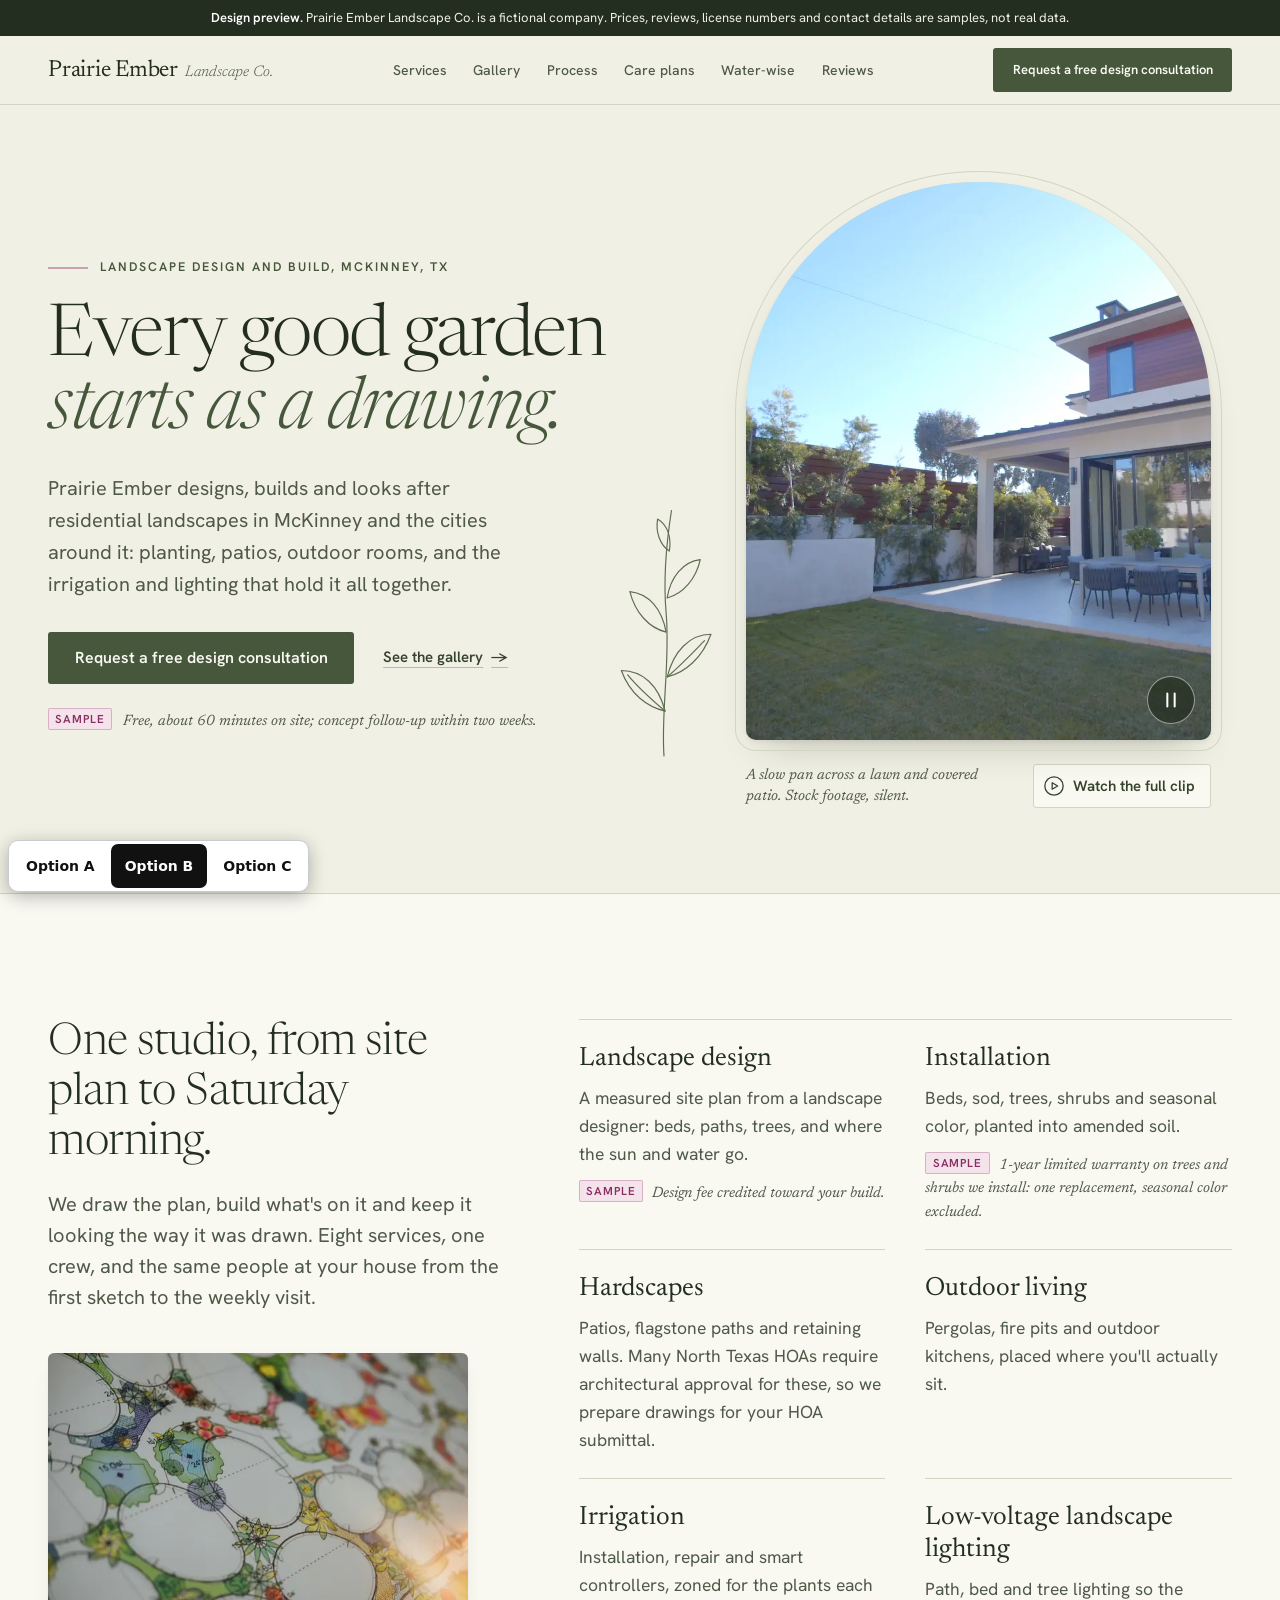
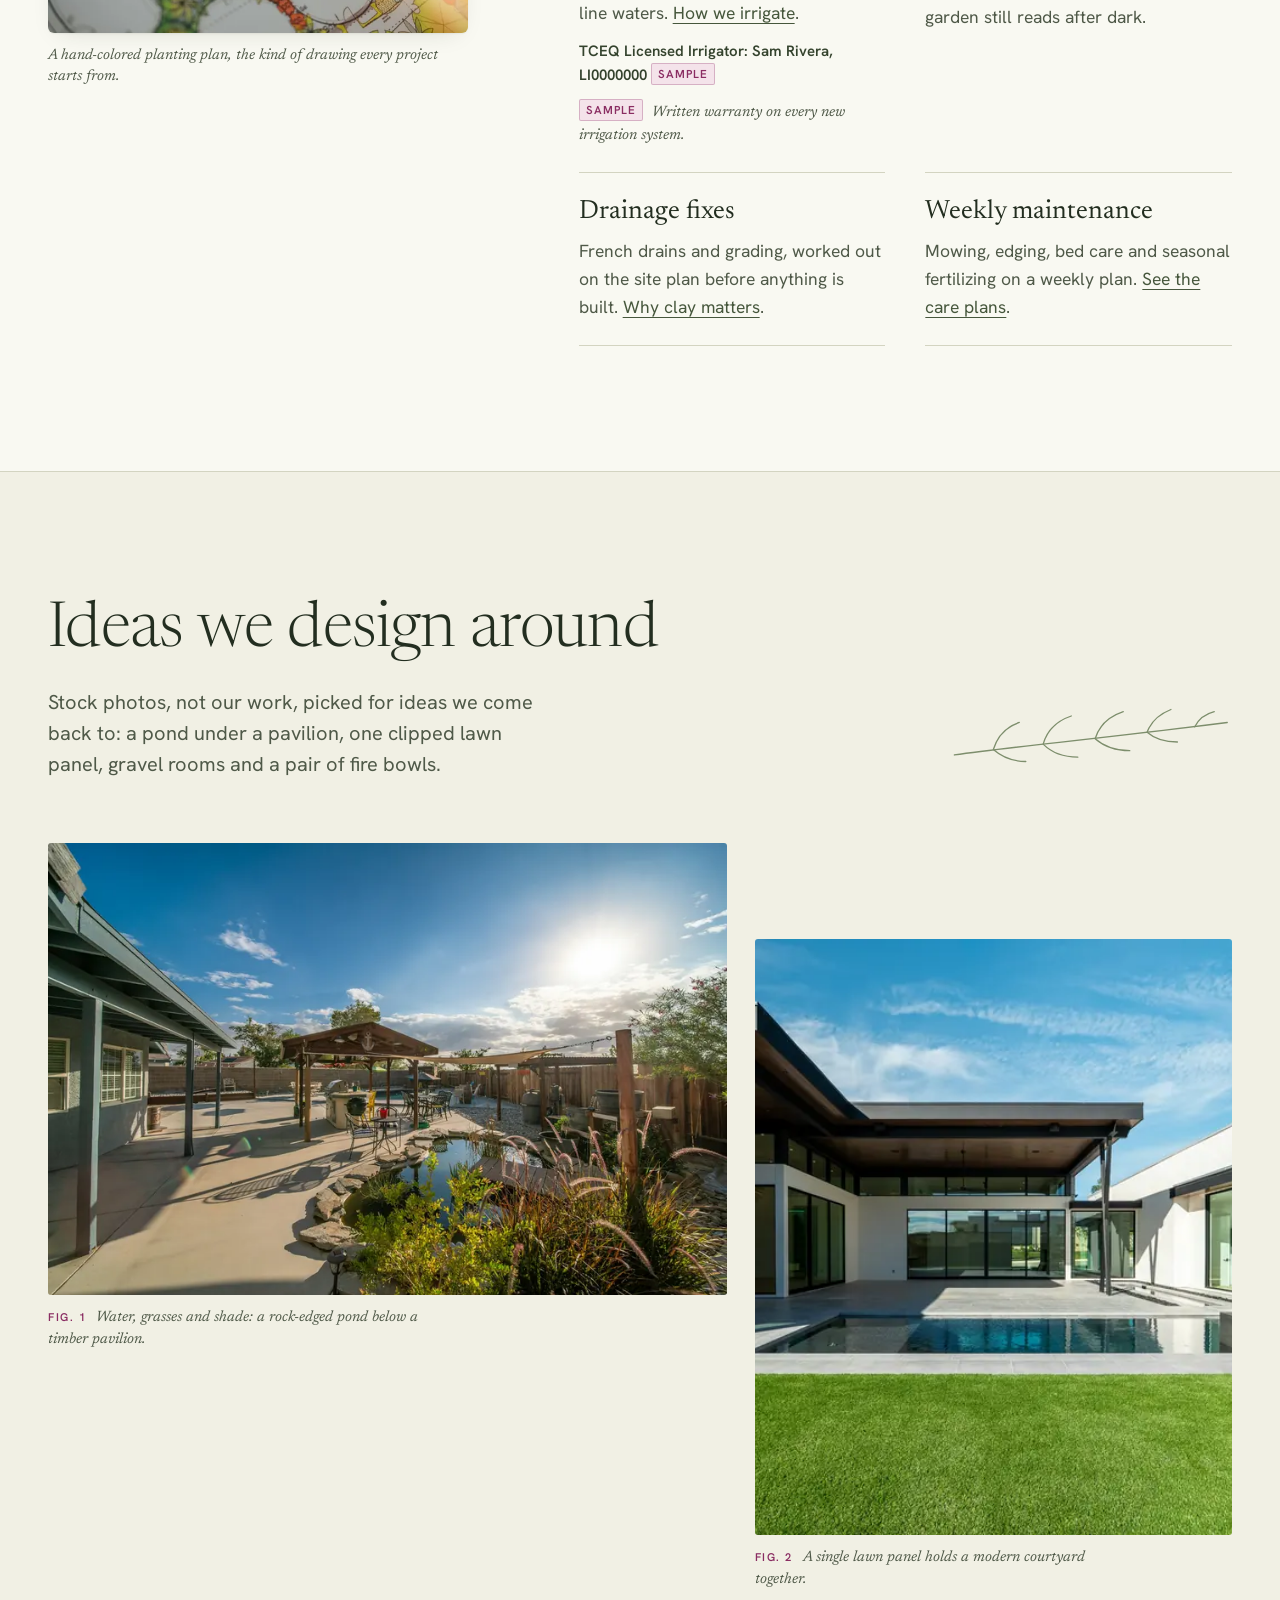
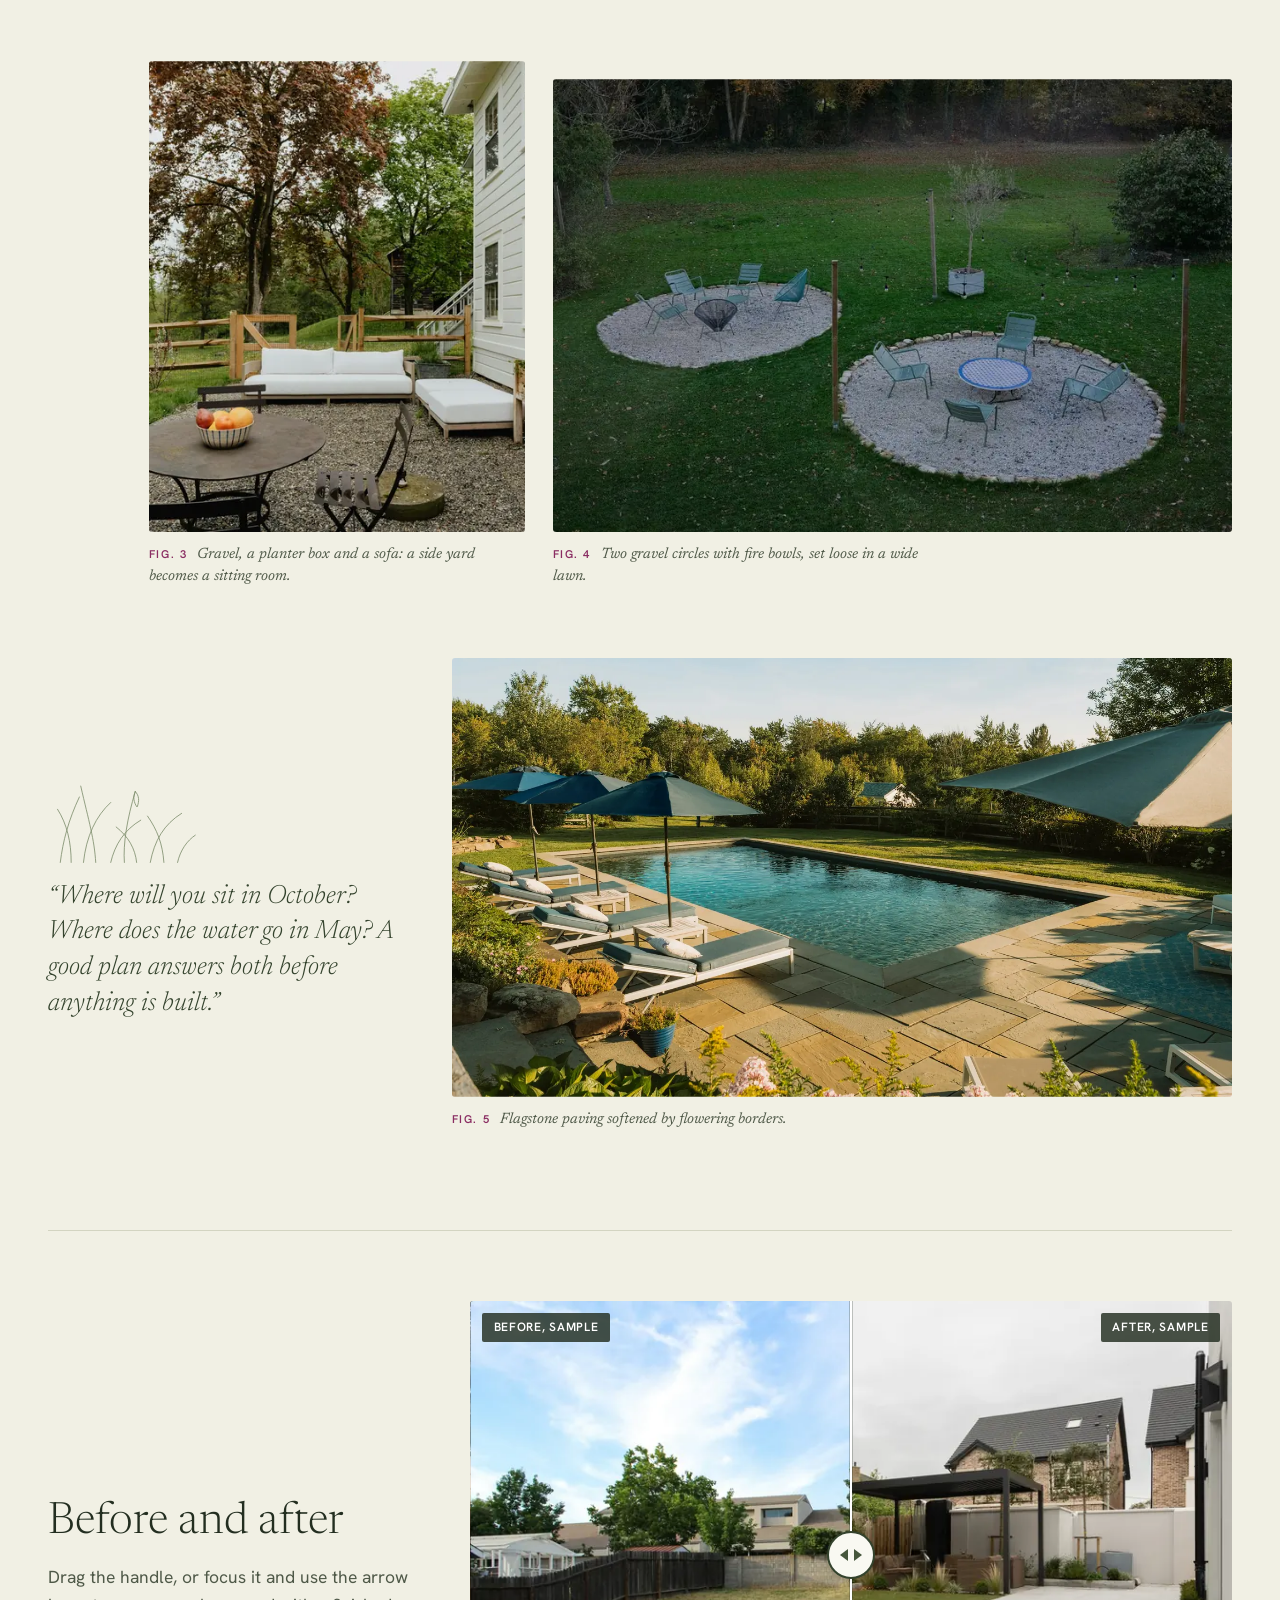
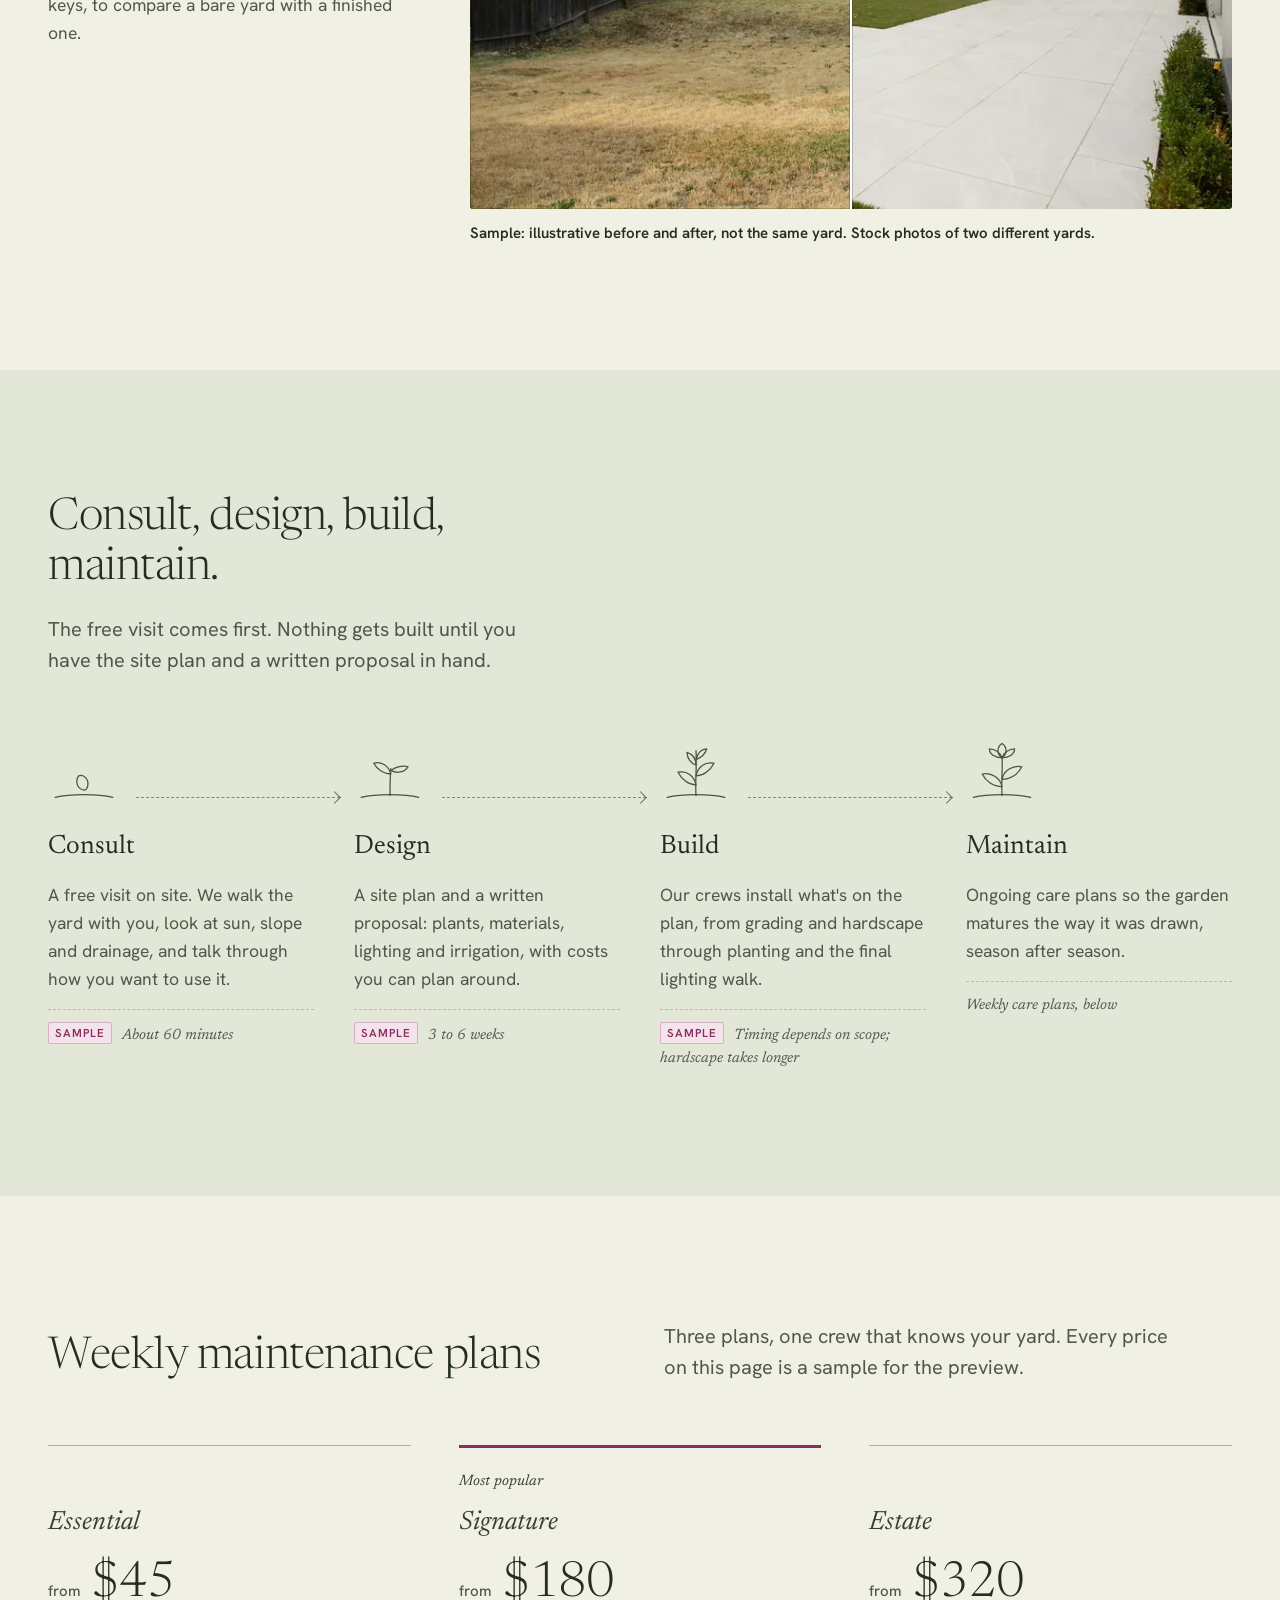
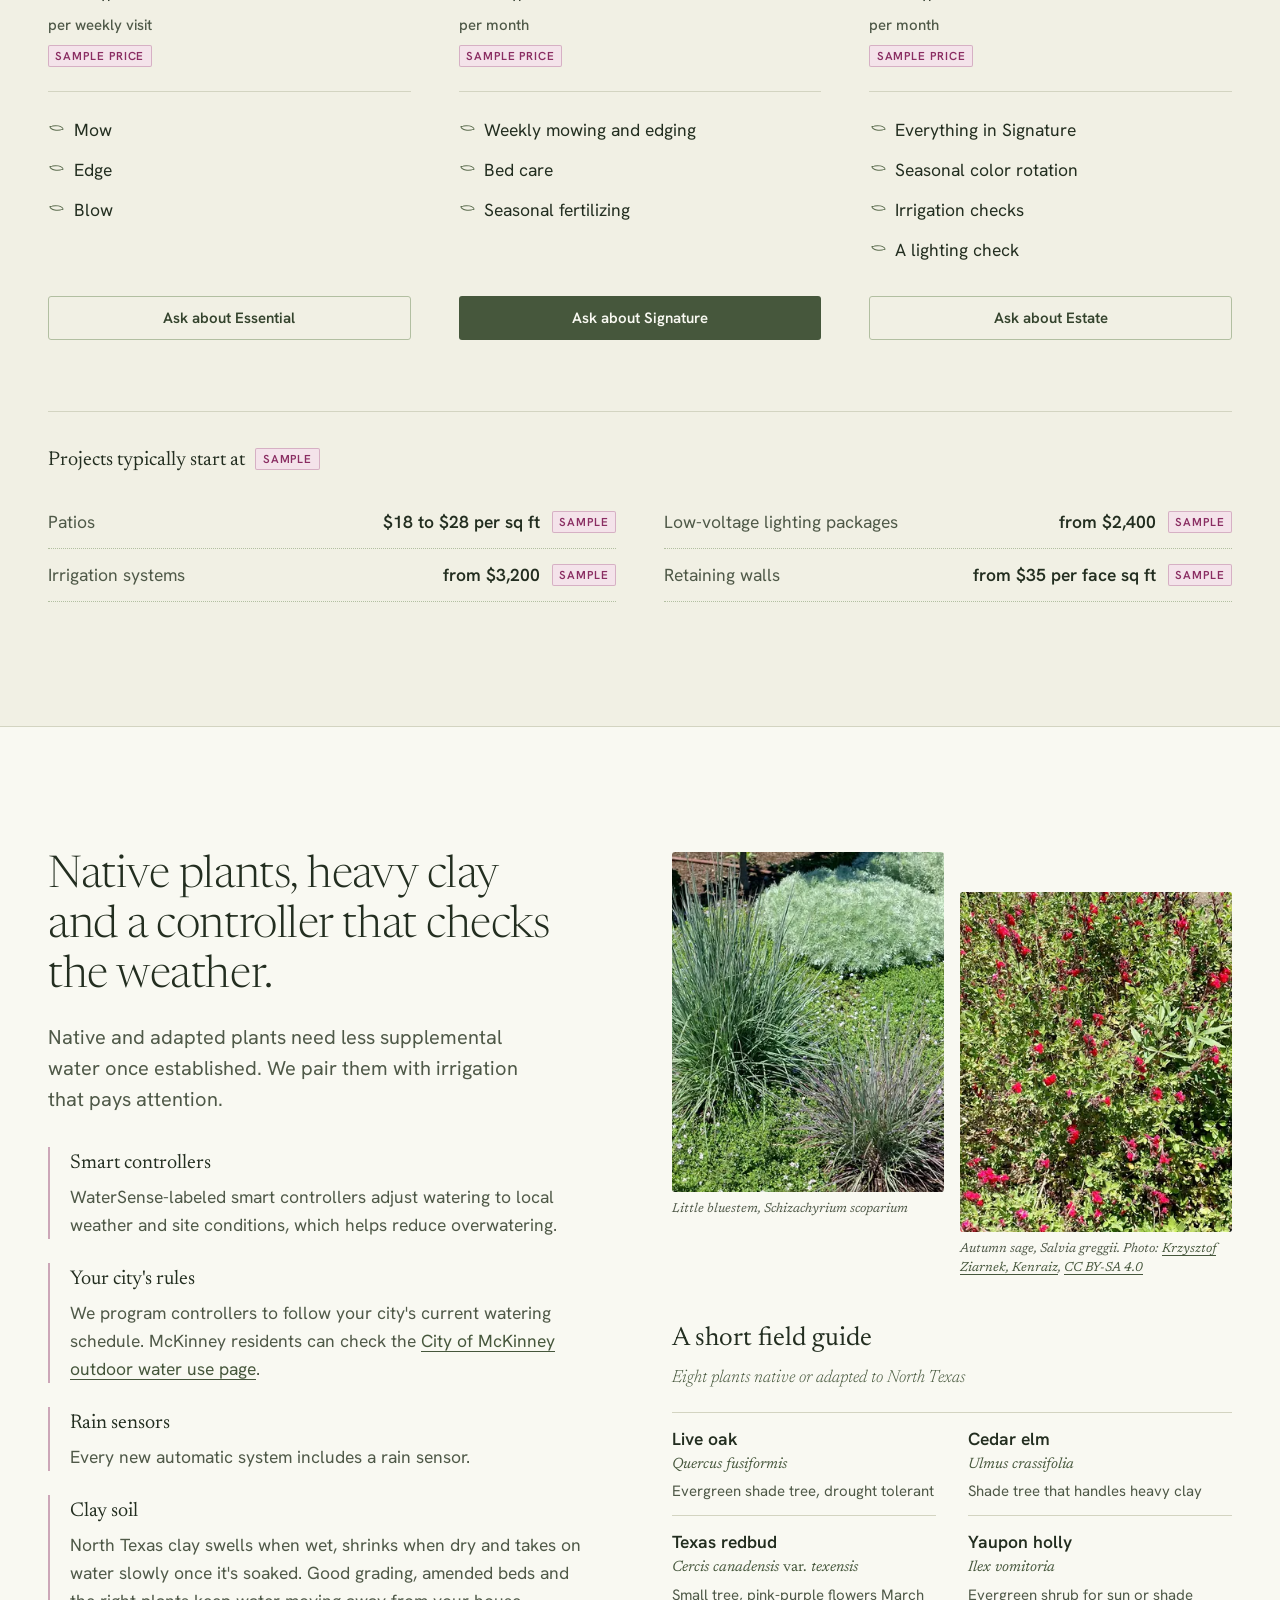
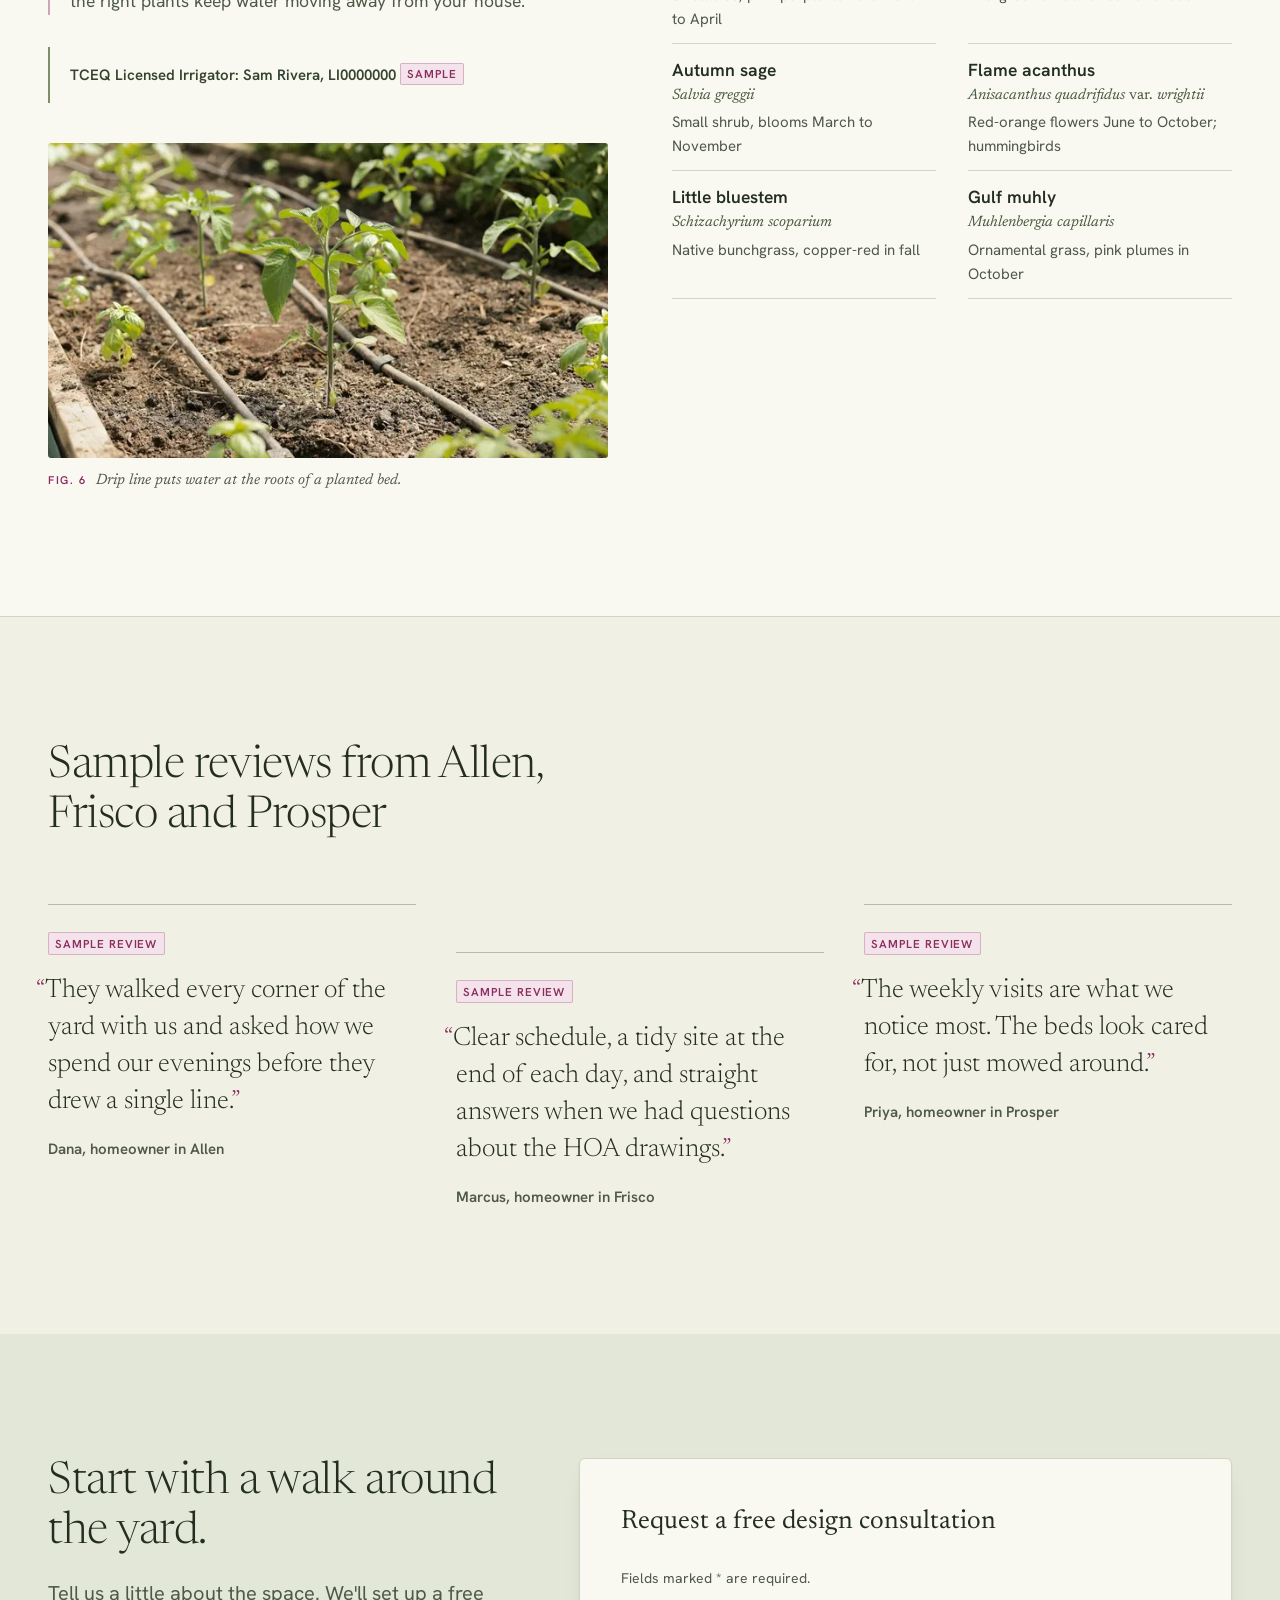
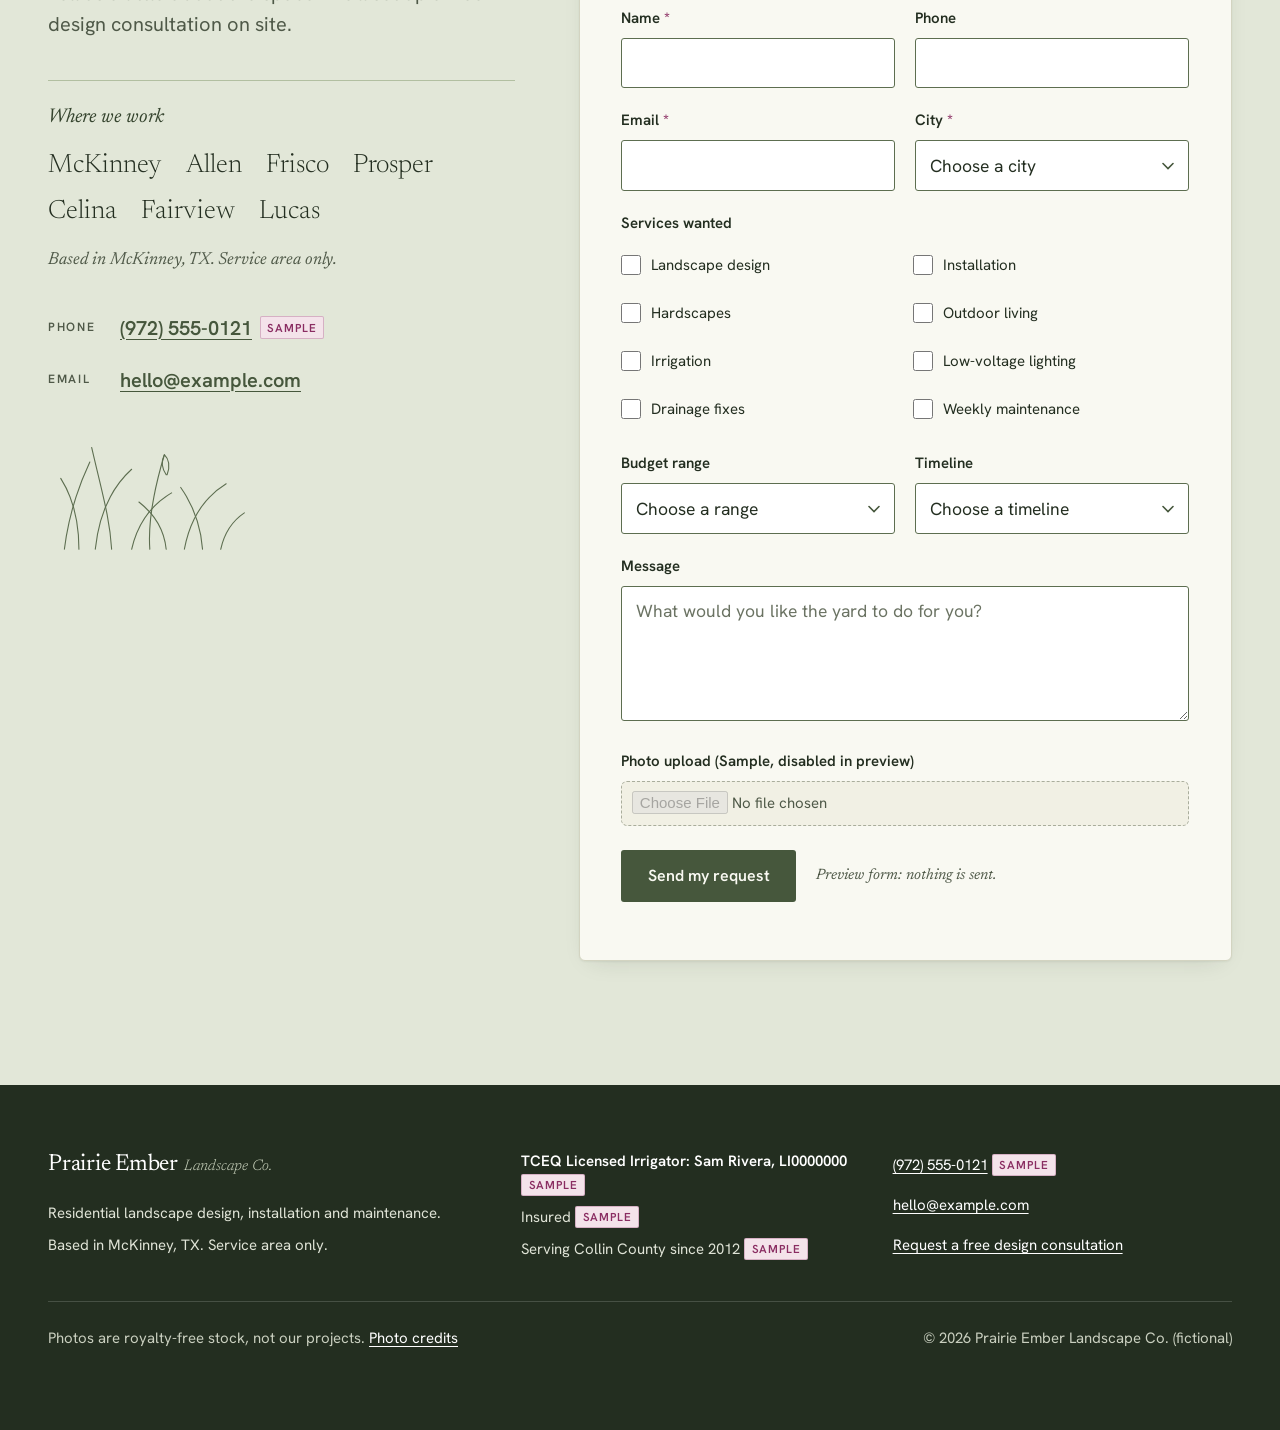
<file: option-b/index.html>
<!DOCTYPE html>
<!--
  PITCH NOTE (Option B, Garden journal): an airy, editorial homepage that reads like a well-edited
  garden magazine, with hand-drawn botanical line work, a sage and cream palette and the photo
  gallery as the centerpiece.
  Look first at: the framed hero video (pause/play, "Watch the full clip"), then scroll to the
  gallery, the asymmetric spread and the before-and-after slider.
-->
<html lang="en">
<head>
  <meta charset="utf-8">
  <meta name="viewport" content="width=device-width, initial-scale=1">
  <meta name="robots" content="noindex, nofollow">
  <title>Prairie Ember Landscape Co. | Landscape design and build in McKinney, TX</title>
  <meta name="description" content="Prairie Ember Landscape Co. designs, builds and maintains residential landscapes in McKinney and nearby cities. Start with a free on-site design consultation.">
  <link rel="preconnect" href="https://fonts.googleapis.com">
  <link rel="preconnect" href="https://fonts.gstatic.com" crossorigin>
  <link rel="stylesheet" href="https://fonts.googleapis.com/css2?family=Hanken+Grotesk:wght@400;500;600&family=Newsreader:ital,opsz,wght@0,6..72,300;0,6..72,400;0,6..72,500;1,6..72,300;1,6..72,400&display=swap">
  <link rel="stylesheet" href="styles.css">
  <script src="main.js" defer></script>
</head>
<body>

<!-- Botanical line-work sprite (hand-drawn style, decorative only) -->
<svg class="sprite" aria-hidden="true" focusable="false" xmlns="http://www.w3.org/2000/svg">
  <symbol id="b-sprig" viewBox="0 0 120 240">
    <path pathLength="1" d="M60 238 C57 196 66 150 62 104 C59 70 62 40 67 8"/>
    <path pathLength="1" d="M61 196 C44 192 28 180 20 158 C40 158 55 172 61 196 Z"/>
    <path pathLength="1" d="M61 196 C47 184 34 172 26 162"/>
    <path pathLength="1" d="M63 164 C80 160 96 146 104 124 C84 124 69 140 63 164 Z"/>
    <path pathLength="1" d="M63 164 C77 152 90 138 98 130"/>
    <path pathLength="1" d="M62 122 C46 118 33 104 28 84 C46 86 58 100 62 122 Z"/>
    <path pathLength="1" d="M63 90 C78 86 90 72 94 54 C78 56 66 70 63 90 Z"/>
    <path pathLength="1" d="M65 46 C56 40 52 28 54 16 C64 22 67 34 65 46 Z"/>
  </symbol>
  <symbol id="b-grass" viewBox="0 0 220 120">
    <path pathLength="1" d="M18 118 C22 86 30 56 46 22"/>
    <path pathLength="1" d="M34 118 C34 88 28 62 14 40"/>
    <path pathLength="1" d="M52 118 C56 80 70 50 92 30"/>
    <path pathLength="1" d="M70 118 C68 84 60 58 48 6"/>
    <path pathLength="1" d="M92 118 C98 92 112 70 136 56"/>
    <path pathLength="1" d="M112 118 C110 90 116 54 128 14"/>
    <path pathLength="1" d="M130 118 C128 98 118 80 100 66"/>
    <path pathLength="1" d="M150 118 C156 86 170 62 196 46"/>
    <path pathLength="1" d="M170 118 C168 90 160 70 146 50"/>
    <path pathLength="1" d="M190 118 C194 100 204 86 216 78"/>
    <path pathLength="1" d="M128 14 C124 22 126 30 130 36 M128 14 C134 20 134 28 131 36"/>
  </symbol>
  <symbol id="b-fern" viewBox="0 0 260 80">
    <path pathLength="1" d="M4 60 C60 52 130 46 256 30"/>
    <path pathLength="1" d="M40 55 C44 42 52 34 64 30 M40 55 C48 62 58 66 70 66"/>
    <path pathLength="1" d="M86 50 C90 36 100 28 112 24 M86 50 C94 58 106 62 118 62"/>
    <path pathLength="1" d="M134 45 C138 32 148 24 160 20 M134 45 C142 52 154 56 166 56"/>
    <path pathLength="1" d="M182 39 C186 28 194 22 204 18 M182 39 C190 46 200 48 210 48"/>
    <path pathLength="1" d="M226 34 C230 26 236 22 244 20"/>
  </symbol>
</svg>

<div class="preview-bar" role="note">
  <p><strong>Design preview.</strong> Prairie Ember Landscape Co. is a fictional company. Prices, reviews, license numbers and contact details are samples, not real data.</p>
</div>

<a class="skip-link" href="#main">Skip to content</a>

<header class="site-header">
  <div class="site-header__inner">
    <a class="wordmark" href="#top" aria-label="Prairie Ember Landscape Co., back to top">
      <span class="wordmark__name">Prairie Ember</span>
      <span class="wordmark__sub">Landscape Co.</span>
    </a>
    <nav class="site-nav" aria-label="Primary">
      <ul>
        <li><a href="#services">Services</a></li>
        <li><a href="#gallery">Gallery</a></li>
        <li><a href="#process">Process</a></li>
        <li><a href="#care">Care plans</a></li>
        <li><a href="#water">Water-wise</a></li>
        <li><a href="#reviews">Reviews</a></li>
      </ul>
    </nav>
    <a class="btn btn--primary btn--header" href="#consult"><span class="btn__long">Request a free design consultation</span><span class="btn__short">Free consultation</span></a>
  </div>
</header>

<main id="main">

  <!-- HERO -->
  <section class="hero" id="top" aria-labelledby="hero-title">
    <div class="hero__inner">
      <div class="hero__copy">
        <p class="kicker"><span class="kicker__rule" aria-hidden="true"></span>Landscape design and build, McKinney, TX</p>
        <h1 class="hero__title" id="hero-title">Every good garden <em>starts as a drawing.</em></h1>
        <p class="hero__lede">Prairie Ember designs, builds and looks after residential landscapes in McKinney and the cities around it: planting, patios, outdoor rooms, and the irrigation and lighting that hold it all together.</p>
        <div class="hero__actions">
          <a class="btn btn--primary btn--lg" href="#consult">Request a free design consultation</a>
          <a class="btn btn--link" href="#gallery">See the gallery <span aria-hidden="true">&rarr;</span></a>
        </div>
        <!-- PLACEHOLDER: confirm consultation terms (free, length on site, follow-up timing) -->
        <p class="hero__note"><span class="tag">Sample</span> Free, about 60 minutes on site; concept follow-up within two weeks.</p>
      </div>

      <figure class="hero__media">
        <svg class="botanic botanic--hero" data-draw aria-hidden="true" focusable="false"><use href="#b-sprig"/></svg>
        <div class="hero__frame">
          <video class="hero__video" muted loop playsinline preload="none"
                 poster="../assets/video/backyard-pan-poster-1920.webp"
                 width="1280" height="720"
                 aria-label="A slow pan across a lawn and covered patio (stock footage, no sound)">
            <source src="../assets/video/backyard-pan-1280.mp4" type="video/mp4">
          </video>
          <button class="video-toggle" type="button" aria-label="Pause background video" data-video-toggle>
            <svg class="video-toggle__icon video-toggle__icon--pause" viewBox="0 0 24 24" aria-hidden="true" focusable="false"><path d="M8 5v14M16 5v14"/></svg>
            <svg class="video-toggle__icon video-toggle__icon--play" viewBox="0 0 24 24" aria-hidden="true" focusable="false"><path d="M8 5.5v13l11-6.5z"/></svg>
          </button>
        </div>
        <figcaption class="caption hero__caption">
          <span class="hero__caption-text">A slow pan across a lawn and covered patio. Stock footage, silent.</span>
          <button class="btn btn--quiet hero__clip" type="button" data-clip-open>
            <svg viewBox="0 0 24 24" aria-hidden="true" focusable="false"><circle cx="12" cy="12" r="10"/><path d="M10 8.5v7l6-3.5z"/></svg>
            Watch the full clip
          </button>
        </figcaption>
      </figure>
    </div>
  </section>

  <!-- SERVICES -->
  <section class="section services" id="services" aria-labelledby="services-title">
    <div class="container services__grid">
      <div class="services__intro">
        <h2 class="section-title" id="services-title">One studio, from site plan to Saturday morning.</h2>
        <p class="section-lede">We draw the plan, build what's on it and keep it looking the way it was drawn. Eight services, one crew, and the same people at your house from the first sketch to the weekly visit.</p>
        <figure class="services__plate">
          <img src="../assets/img/service-design-garden-plan-drawing-640.webp"
               srcset="../assets/img/service-design-garden-plan-drawing-640.webp 640w, ../assets/img/service-design-garden-plan-drawing-1200.webp 1200w"
               sizes="(min-width: 1000px) 400px, 100vw"
               width="1200" height="800" loading="lazy"
               alt="Hand-colored landscape planting plan with tree and shrub symbols">
          <figcaption class="caption">A hand-colored planting plan, the kind of drawing every project starts from.</figcaption>
        </figure>
      </div>

      <ol class="service-list" role="list">
        <li class="service">
          <h3 class="service__title">Landscape design</h3>
          <p>A measured site plan from a landscape designer: beds, paths, trees, and where the sun and water go.</p>
          <!-- PLACEHOLDER: confirm design fee policy and range ($1,500 to $4,500 sample) -->
          <p class="service__meta"><span class="tag">Sample</span> Design fee credited toward your build.</p>
        </li>
        <li class="service">
          <h3 class="service__title">Installation</h3>
          <p>Beds, sod, trees, shrubs and seasonal color, planted into amended soil.</p>
          <!-- PLACEHOLDER: confirm plant warranty terms -->
          <p class="service__meta"><span class="tag">Sample</span> 1-year limited warranty on trees and shrubs we install: one replacement, seasonal color excluded.</p>
        </li>
        <li class="service">
          <h3 class="service__title">Hardscapes</h3>
          <p>Patios, flagstone paths and retaining walls. Many North Texas HOAs require architectural approval for these, so we prepare drawings for your HOA submittal.</p>
        </li>
        <li class="service">
          <h3 class="service__title">Outdoor living</h3>
          <p>Pergolas, fire pits and outdoor kitchens, placed where you'll actually sit.</p>
        </li>
        <li class="service service--irrigation">
          <h3 class="service__title">Irrigation</h3>
          <p>Installation, repair and smart controllers, zoned for the plants each line waters. <a href="#water">How we irrigate</a>.</p>
          <!-- PLACEHOLDER: confirm irrigator name and TCEQ LI number (required in all advertising) -->
          <p class="license">TCEQ Licensed Irrigator: Sam Rivera, LI0000000 <span class="tag">Sample</span></p>
          <!-- PLACEHOLDER: confirm irrigation warranty wording -->
          <p class="service__meta"><span class="tag">Sample</span> Written warranty on every new irrigation system.</p>
        </li>
        <li class="service">
          <h3 class="service__title">Low-voltage landscape lighting</h3>
          <p>Path, bed and tree lighting so the garden still reads after dark.</p>
        </li>
        <li class="service">
          <h3 class="service__title">Drainage fixes</h3>
          <p>French drains and grading, worked out on the site plan before anything is built. <a href="#water">Why clay matters</a>.</p>
        </li>
        <li class="service">
          <h3 class="service__title">Weekly maintenance</h3>
          <p>Mowing, edging, bed care and seasonal fertilizing on a weekly plan. <a href="#care">See the care plans</a>.</p>
        </li>
      </ol>
    </div>
  </section>

  <!-- GALLERY (centerpiece) -->
  <section class="section projects" id="gallery" aria-labelledby="gallery-title">
    <div class="container">
      <header class="projects__head">
        <h2 class="section-title section-title--xl" id="gallery-title">Ideas we design around</h2>
        <p class="section-lede">Stock photos, not our work, picked for ideas we come back to: a pond under a pavilion, one clipped lawn panel, gravel rooms and a pair of fire bowls.</p>
        <svg class="botanic botanic--fern" data-draw aria-hidden="true" focusable="false"><use href="#b-fern"/></svg>
      </header>

      <div class="spread">
        <figure class="plate plate--a reveal">
          <div class="plate__img">
            <img src="../assets/img/gallery-backyard-pond-pavilion-1400.webp"
                 srcset="../assets/img/gallery-backyard-pond-pavilion-800.webp 800w, ../assets/img/gallery-backyard-pond-pavilion-1400.webp 1400w, ../assets/img/gallery-backyard-pond-pavilion-2000.webp 2000w"
                 sizes="(min-width: 1400px) 820px, (min-width: 900px) 62vw, 100vw"
                 width="1400" height="934" loading="lazy"
                 alt="Backyard with a rock-edged pond, ornamental grasses and a wooden pavilion">
          </div>
          <figcaption class="caption"><span class="caption__fig">Fig. 1</span> Water, grasses and shade: a rock-edged pond below a timber pavilion.</figcaption>
        </figure>

        <figure class="plate plate--b reveal">
          <div class="plate__img">
            <img src="../assets/img/gallery-modern-pool-courtyard-lawn-800.webp"
                 srcset="../assets/img/gallery-modern-pool-courtyard-lawn-800.webp 800w, ../assets/img/gallery-modern-pool-courtyard-lawn-1400.webp 1400w"
                 sizes="(min-width: 1400px) 440px, (min-width: 900px) 34vw, 100vw"
                 width="800" height="533" loading="lazy"
                 alt="Modern courtyard with a clipped lawn panel under deep roof overhangs">
          </div>
          <figcaption class="caption"><span class="caption__fig">Fig. 2</span> A single lawn panel holds a modern courtyard together.</figcaption>
        </figure>

        <figure class="plate plate--c reveal">
          <div class="plate__img">
            <img src="../assets/img/gallery-gravel-patio-garden-800.webp"
                 srcset="../assets/img/gallery-gravel-patio-garden-800.webp 800w, ../assets/img/gallery-gravel-patio-garden-1400.webp 1400w"
                 sizes="(min-width: 1400px) 500px, (min-width: 900px) 40vw, 100vw"
                 width="800" height="533" loading="lazy"
                 alt="Gravel patio with a white outdoor sofa, bistro table and a wooden planter box beside a white farmhouse">
          </div>
          <figcaption class="caption"><span class="caption__fig">Fig. 3</span> Gravel, a planter box and a sofa: a side yard becomes a sitting room.</figcaption>
        </figure>

        <figure class="plate plate--d reveal">
          <div class="plate__img">
            <img src="../assets/img/gallery-gravel-fire-circles-lawn-1400.webp"
                 srcset="../assets/img/gallery-gravel-fire-circles-lawn-800.webp 800w, ../assets/img/gallery-gravel-fire-circles-lawn-1400.webp 1400w, ../assets/img/gallery-gravel-fire-circles-lawn-2000.webp 2000w"
                 sizes="(min-width: 1400px) 760px, (min-width: 900px) 58vw, 100vw"
                 width="1400" height="933" loading="lazy"
                 alt="Two round gravel seating areas with fire bowls set into a large lawn">
          </div>
          <figcaption class="caption"><span class="caption__fig">Fig. 4</span> Two gravel circles with fire bowls, set loose in a wide lawn.</figcaption>
        </figure>

        <aside class="spread__note reveal" aria-label="How we read a yard">
          <svg class="botanic botanic--grass" data-draw aria-hidden="true" focusable="false"><use href="#b-grass"/></svg>
          <p class="pull">&ldquo;Where will you sit in October? Where does the water go in May? A good plan answers both before anything is built.&rdquo;</p>
        </aside>

        <figure class="plate plate--e reveal">
          <div class="plate__img">
            <img src="../assets/img/gallery-flagstone-pool-terrace-1400.webp"
                 srcset="../assets/img/gallery-flagstone-pool-terrace-800.webp 800w, ../assets/img/gallery-flagstone-pool-terrace-1400.webp 1400w, ../assets/img/gallery-flagstone-pool-terrace-2000.webp 2000w"
                 sizes="(min-width: 1400px) 840px, (min-width: 900px) 66vw, 100vw"
                 width="1400" height="933" loading="lazy"
                 alt="Flagstone terrace with loungers, umbrellas and flowering borders">
          </div>
          <figcaption class="caption"><span class="caption__fig">Fig. 5</span> Flagstone paving softened by flowering borders.</figcaption>
        </figure>
      </div>

      <!-- Before and after -->
      <div class="compare">
        <div class="compare__copy">
          <h3 class="compare__title">Before and after</h3>
          <p>Drag the handle, or focus it and use the arrow keys, to compare a bare yard with a finished one.</p>
                  </div>
        <figure class="ba" data-ba aria-labelledby="ba-note">
          <div class="ba__stage">
            <div class="ba__pane ba__pane--after">
              <img src="../assets/img/after-sample-finished-yard-1400.webp"
                   srcset="../assets/img/after-sample-finished-yard-800.webp 800w, ../assets/img/after-sample-finished-yard-1400.webp 1400w, ../assets/img/after-sample-finished-yard-2000.webp 2000w"
                   sizes="(min-width: 1400px) 820px, (min-width: 900px) 62vw, 100vw"
                   width="1400" height="933" loading="lazy"
                   alt="After (sample): fenced backyard with a new lawn, light stone patio, planting beds and a metal pergola">
              <span class="ba__tag ba__tag--after">After, sample</span>
            </div>
            <div class="ba__pane ba__pane--before">
              <img src="../assets/img/before-sample-bare-yard-1400.webp"
                   srcset="../assets/img/before-sample-bare-yard-800.webp 800w, ../assets/img/before-sample-bare-yard-1400.webp 1400w, ../assets/img/before-sample-bare-yard-2000.webp 2000w"
                   sizes="(min-width: 1400px) 820px, (min-width: 900px) 62vw, 100vw"
                   width="1400" height="933" loading="lazy"
                   alt="Before (sample): bare fenced backyard with patchy dry grass">
              <span class="ba__tag ba__tag--before">Before, sample</span>
            </div>
            <input class="ba__range" type="range" min="0" max="100" value="50" step="1"
                   aria-label="Before and after comparison. Higher values show more of the before image."
                   data-ba-range>
            <span class="ba__handle" aria-hidden="true"><span class="ba__knob"></span></span>
          </div>
          <figcaption class="compare__label" id="ba-note">Sample: illustrative before and after, not the same yard. Stock photos of two different yards.</figcaption>
        </figure>
      </div>
    </div>
  </section>

  <!-- PROCESS -->
  <section class="section process" id="process" aria-labelledby="process-title">
    <div class="container">
      <h2 class="section-title" id="process-title">Consult, design, build, maintain.</h2>
      <p class="section-lede">The free visit comes first. Nothing gets built until you have the site plan and a written proposal in hand.</p>

      <!-- PLACEHOLDER: confirm process durations (all sample) -->
      <ol class="stages" role="list" data-draw aria-label="Four stages, in order">
        <li class="stage">
          <svg class="stage__glyph" viewBox="0 0 80 80" aria-hidden="true" focusable="false">
            <path pathLength="1" d="M8 66 C24 62 56 62 72 66"/>
            <path pathLength="1" d="M40 58 C32 56 30 48 34 42 C40 40 46 46 44 54 C43 57 42 58 40 58 Z"/>
          </svg>
          <h3 class="stage__title">Consult</h3>
          <p>A free visit on site. We walk the yard with you, look at sun, slope and drainage, and talk through how you want to use it.</p>
          <p class="stage__time"><span class="tag">Sample</span> About 60 minutes</p>
        </li>
        <li class="stage">
          <svg class="stage__glyph" viewBox="0 0 80 80" aria-hidden="true" focusable="false">
            <path pathLength="1" d="M8 66 C24 62 56 62 72 66"/>
            <path pathLength="1" d="M40 64 C40 54 40 44 41 34"/>
            <path pathLength="1" d="M41 40 C34 40 26 36 22 28 C30 26 38 30 41 40 Z"/>
            <path pathLength="1" d="M41 36 C46 32 54 30 60 32 C56 38 48 40 41 36 Z"/>
          </svg>
          <h3 class="stage__title">Design</h3>
          <p>A site plan and a written proposal: plants, materials, lighting and irrigation, with costs you can plan around.</p>
          <p class="stage__time"><span class="tag">Sample</span> 3 to 6 weeks</p>
        </li>
        <li class="stage">
          <svg class="stage__glyph" viewBox="0 0 80 80" aria-hidden="true" focusable="false">
            <path pathLength="1" d="M8 66 C24 62 56 62 72 66"/>
            <path pathLength="1" d="M40 64 C39 48 41 32 40 14"/>
            <path pathLength="1" d="M40 52 C32 52 24 46 20 38 C30 36 38 42 40 52 Z"/>
            <path pathLength="1" d="M40 42 C48 42 56 36 60 28 C50 26 42 32 40 42 Z"/>
            <path pathLength="1" d="M40 30 C34 28 30 22 30 16 C36 18 40 22 40 30 Z"/>
            <path pathLength="1" d="M40 24 C46 22 50 18 52 12 C46 12 42 16 40 24 Z"/>
          </svg>
          <h3 class="stage__title">Build</h3>
          <p>Our crews install what's on the plan, from grading and hardscape through planting and the final lighting walk.</p>
          <p class="stage__time"><span class="tag">Sample</span> Timing depends on scope; hardscape takes longer</p>
        </li>
        <li class="stage">
          <svg class="stage__glyph" viewBox="0 0 80 80" aria-hidden="true" focusable="false">
            <path pathLength="1" d="M8 66 C24 62 56 62 72 66"/>
            <path pathLength="1" d="M40 64 C39 50 41 34 40 22"/>
            <path pathLength="1" d="M40 54 C30 54 22 48 18 40 C28 38 38 44 40 54 Z"/>
            <path pathLength="1" d="M40 46 C50 46 58 40 62 32 C52 30 42 36 40 46 Z"/>
            <path pathLength="1" d="M40 22 C34 18 34 10 40 6 C46 10 46 18 40 22 Z"/>
            <path pathLength="1" d="M40 22 C32 22 26 18 26 12 C32 12 38 16 40 22 Z"/>
            <path pathLength="1" d="M40 22 C48 22 54 18 54 12 C48 12 42 16 40 22 Z"/>
          </svg>
          <h3 class="stage__title">Maintain</h3>
          <p>Ongoing care plans so the garden matures the way it was drawn, season after season.</p>
          <p class="stage__time">Weekly care plans, below</p>
        </li>
      </ol>
    </div>
  </section>

  <!-- CARE PLANS -->
  <section class="section care" id="care" aria-labelledby="care-title">
    <div class="container">
      <div class="care__head">
        <div>
          <h2 class="section-title" id="care-title">Weekly maintenance plans</h2>
        </div>
        <p class="section-lede">Three plans, one crew that knows your yard. Every price on this page is a sample for the preview.</p>
      </div>

      <!-- PLACEHOLDER: confirm maintenance plan names, inclusions and prices (all sample) -->
      <ul class="tiers" role="list">
        <li class="tier">
          <h3 class="tier__name">Essential</h3>
          <p class="tier__price"><span class="tier__from">from</span> $45 <span class="tier__per">per weekly visit</span></p>
          <p class="tag tag--block">Sample price</p>
          <ul class="tier__list">
            <li>Mow</li>
            <li>Edge</li>
            <li>Blow</li>
          </ul>
          <a class="btn btn--secondary" href="#consult">Ask about Essential</a>
        </li>
        <li class="tier tier--featured">
          <p class="tier__badge">Most popular</p>
          <h3 class="tier__name">Signature</h3>
          <p class="tier__price"><span class="tier__from">from</span> $180 <span class="tier__per">per month</span></p>
          <p class="tag tag--block">Sample price</p>
          <ul class="tier__list">
            <li>Weekly mowing and edging</li>
            <li>Bed care</li>
            <li>Seasonal fertilizing</li>
          </ul>
          <a class="btn btn--primary" href="#consult">Ask about Signature</a>
        </li>
        <li class="tier">
          <h3 class="tier__name">Estate</h3>
          <p class="tier__price"><span class="tier__from">from</span> $320 <span class="tier__per">per month</span></p>
          <p class="tag tag--block">Sample price</p>
          <ul class="tier__list">
            <li>Everything in Signature</li>
            <li>Seasonal color rotation</li>
            <li>Irrigation checks</li>
            <li>A lighting check</li>
          </ul>
          <a class="btn btn--secondary" href="#consult">Ask about Estate</a>
        </li>
      </ul>

      <!-- PLACEHOLDER: confirm "projects typically start at" figures (all sample) -->
      <div class="ledger">
        <h3 class="ledger__title">Projects typically start at <span class="tag">Sample</span></h3>
        <dl class="ledger__list">
          <div><dt>Patios</dt><dd>$18 to $28 per sq ft <span class="tag">Sample</span></dd></div>
          <div><dt>Low-voltage lighting packages</dt><dd>from $2,400 <span class="tag">Sample</span></dd></div>
          <div><dt>Irrigation systems</dt><dd>from $3,200 <span class="tag">Sample</span></dd></div>
          <div><dt>Retaining walls</dt><dd>from $35 per face sq ft <span class="tag">Sample</span></dd></div>
        </dl>
      </div>
    </div>
  </section>

  <!-- WATER-WISE -->
  <section class="section water" id="water" aria-labelledby="water-title">
    <div class="container water__grid">
      <div class="water__copy">
        <h2 class="section-title" id="water-title">Native plants, heavy clay and a controller that checks the weather.</h2>
        <p class="section-lede">Native and adapted plants need less supplemental water once established. We pair them with irrigation that pays attention.</p>

        <ul class="notes" role="list">
          <li>
            <h3 class="notes__title">Smart controllers</h3>
            <p>WaterSense-labeled smart controllers adjust watering to local weather and site conditions, which helps reduce overwatering.</p>
          </li>
          <li>
            <h3 class="notes__title">Your city's rules</h3>
            <p>We program controllers to follow your city's current watering schedule. McKinney residents can check the <a href="https://www.mckinneytexas.org/511/Outdoor-Water-Use">City of McKinney outdoor water use page</a>.</p>
          </li>
          <li>
            <h3 class="notes__title">Rain sensors</h3>
            <p>Every new automatic system includes a rain sensor.</p>
          </li>
          <li>
            <h3 class="notes__title">Clay soil</h3>
            <p>North Texas clay swells when wet, shrinks when dry and takes on water slowly once it's soaked. Good grading, amended beds and the right plants keep water moving away from your house.</p>
          </li>
        </ul>
        <!-- PLACEHOLDER: confirm irrigator name and TCEQ LI number (required in all advertising) -->
        <p class="license license--block">TCEQ Licensed Irrigator: Sam Rivera, LI0000000 <span class="tag">Sample</span></p>
        <figure class="water__plate">
          <img src="../assets/img/service-irrigation-drip-line-640.webp"
               srcset="../assets/img/service-irrigation-drip-line-640.webp 640w, ../assets/img/service-irrigation-drip-line-1200.webp 1200w"
               sizes="(min-width: 1000px) 520px, 100vw"
               width="1200" height="675" loading="lazy"
               alt="Drip irrigation line running through a planted garden bed">
          <figcaption class="caption"><span class="caption__fig">Fig. 6</span> Drip line puts water at the roots of a planted bed.</figcaption>
        </figure>
      </div>

      <div class="field-guide">
        <div class="field-guide__plates">
          <figure class="specimen">
            <img src="../assets/img/native-little-bluestem-clump-640.webp"
                 srcset="../assets/img/native-little-bluestem-clump-640.webp 640w, ../assets/img/native-little-bluestem-clump-1200.webp 1200w"
                 sizes="(min-width: 1000px) 300px, 50vw"
                 width="640" height="433" loading="lazy"
                 alt="Clumps of little bluestem grass in a planted bed">
            <figcaption class="caption">Little bluestem, <i lang="la">Schizachyrium scoparium</i></figcaption>
          </figure>
          <figure class="specimen">
            <img src="../assets/img/native-salvia-greggii-autumn-sage-640.webp"
                 srcset="../assets/img/native-salvia-greggii-autumn-sage-640.webp 640w, ../assets/img/native-salvia-greggii-autumn-sage-1200.webp 1200w"
                 sizes="(min-width: 1000px) 300px, 50vw"
                 width="640" height="427" loading="lazy"
                 alt="Autumn sage shrub covered in small red flowers">
            <figcaption class="caption">Autumn sage, <i lang="la">Salvia greggii</i>. Photo: <a href="https://commons.wikimedia.org/wiki/File:Salvia_greggii_kz4.jpg">Krzysztof Ziarnek, Kenraiz</a>, <a href="https://creativecommons.org/licenses/by-sa/4.0/">CC BY-SA 4.0</a></figcaption>
          </figure>
        </div>

        <h3 class="field-guide__title">A short field guide <span>Eight plants native or adapted to North Texas</span></h3>
        <dl class="plants">
          <div><dt>Live oak <span class="botanical"><i lang="la">Quercus fusiformis</i></span></dt><dd>Evergreen shade tree, drought tolerant</dd></div>
          <div><dt>Cedar elm <span class="botanical"><i lang="la">Ulmus crassifolia</i></span></dt><dd>Shade tree that handles heavy clay</dd></div>
          <div><dt>Texas redbud <span class="botanical"><i lang="la">Cercis canadensis</i> var. <i lang="la">texensis</i></span></dt><dd>Small tree, pink-purple flowers March to April</dd></div>
          <div><dt>Yaupon holly <span class="botanical"><i lang="la">Ilex vomitoria</i></span></dt><dd>Evergreen shrub for sun or shade</dd></div>
          <div><dt>Autumn sage <span class="botanical"><i lang="la">Salvia greggii</i></span></dt><dd>Small shrub, blooms March to November</dd></div>
          <div><dt>Flame acanthus <span class="botanical"><i lang="la">Anisacanthus quadrifidus</i> var. <i lang="la">wrightii</i></span></dt><dd>Red-orange flowers June to October; hummingbirds</dd></div>
          <div><dt>Little bluestem <span class="botanical"><i lang="la">Schizachyrium scoparium</i></span></dt><dd>Native bunchgrass, copper-red in fall</dd></div>
          <div><dt>Gulf muhly <span class="botanical"><i lang="la">Muhlenbergia capillaris</i></span></dt><dd>Ornamental grass, pink plumes in October</dd></div>
        </dl>
      </div>
    </div>
  </section>

  <!-- REVIEWS -->
  <section class="section reviews" id="reviews" aria-labelledby="reviews-title">
    <div class="container">
      <h2 class="section-title" id="reviews-title">Sample reviews from Allen, Frisco and Prosper</h2>
      <!-- PLACEHOLDER: replace sample reviews with real, permissioned client reviews -->
      <ul class="quotes" role="list">
        <li class="quote">
          <p class="tag">Sample review</p>
          <blockquote><p>They walked every corner of the yard with us and asked how we spend our evenings before they drew a single line.</p></blockquote>
          <p class="quote__by">Dana, homeowner in Allen</p>
        </li>
        <li class="quote">
          <p class="tag">Sample review</p>
          <blockquote><p>Clear schedule, a tidy site at the end of each day, and straight answers when we had questions about the HOA drawings.</p></blockquote>
          <p class="quote__by">Marcus, homeowner in Frisco</p>
        </li>
        <li class="quote">
          <p class="tag">Sample review</p>
          <blockquote><p>The weekly visits are what we notice most. The beds look cared for, not just mowed around.</p></blockquote>
          <p class="quote__by">Priya, homeowner in Prosper</p>
        </li>
      </ul>
    </div>
  </section>

  <!-- SERVICE AREA + CONSULTATION -->
  <section class="section consult" id="consult" aria-labelledby="consult-title">
    <div class="container consult__grid">
      <div class="consult__aside">
        <h2 class="section-title" id="consult-title">Start with a walk around the yard.</h2>
        <p class="section-lede">Tell us a little about the space. We'll set up a free design consultation on site.</p>

        <h3 class="area__title">Where we work</h3>
        <ul class="area" role="list">
          <li>McKinney</li>
          <li>Allen</li>
          <li>Frisco</li>
          <li>Prosper</li>
          <li>Celina</li>
          <li>Fairview</li>
          <li>Lucas</li>
        </ul>
        <p class="area__note">Based in McKinney, TX. Service area only.</p>

        <!-- PLACEHOLDER: confirm phone number and email -->
        <ul class="contact" role="list">
          <li><span class="contact__label">Phone</span> <a href="tel:+19725550121">(972) 555-0121</a> <span class="tag">Sample</span></li>
          <li><span class="contact__label">Email</span> <a href="mailto:hello@example.com">hello@example.com</a></li>
        </ul>
        <svg class="botanic botanic--consult" data-draw aria-hidden="true" focusable="false"><use href="#b-grass"/></svg>
      </div>

      <form class="form" id="consult-form" aria-labelledby="form-title">
        <h3 class="form__title" id="form-title">Request a free design consultation</h3>
        <p class="form__req">Fields marked <span aria-hidden="true">*</span><span class="visually-hidden"> with an asterisk</span> are required.</p>

        <div class="form__row form__row--2">
          <div class="field">
            <label for="f-name">Name <span class="req" aria-hidden="true">*</span></label>
            <input id="f-name" name="name" type="text" autocomplete="name" required>
          </div>
          <div class="field">
            <label for="f-phone">Phone</label>
            <input id="f-phone" name="phone" type="tel" autocomplete="tel" inputmode="tel">
          </div>
        </div>

        <div class="form__row form__row--2">
          <div class="field">
            <label for="f-email">Email <span class="req" aria-hidden="true">*</span></label>
            <input id="f-email" name="email" type="email" autocomplete="email" required>
          </div>
          <div class="field">
            <label for="f-city">City <span class="req" aria-hidden="true">*</span></label>
            <select id="f-city" name="city" required>
              <option value="">Choose a city</option>
              <option>McKinney</option>
              <option>Allen</option>
              <option>Frisco</option>
              <option>Prosper</option>
              <option>Celina</option>
              <option>Fairview</option>
              <option>Lucas</option>
            </select>
          </div>
        </div>

        <fieldset class="field checks">
          <legend>Services wanted</legend>
          <div class="checks__grid">
            <label class="check"><input type="checkbox" name="services" value="design"> Landscape design</label>
            <label class="check"><input type="checkbox" name="services" value="installation"> Installation</label>
            <label class="check"><input type="checkbox" name="services" value="hardscapes"> Hardscapes</label>
            <label class="check"><input type="checkbox" name="services" value="outdoor-living"> Outdoor living</label>
            <label class="check"><input type="checkbox" name="services" value="irrigation"> Irrigation</label>
            <label class="check"><input type="checkbox" name="services" value="lighting"> Low-voltage lighting</label>
            <label class="check"><input type="checkbox" name="services" value="drainage"> Drainage fixes</label>
            <label class="check"><input type="checkbox" name="services" value="maintenance"> Weekly maintenance</label>
          </div>
        </fieldset>

        <div class="form__row form__row--2">
          <!-- PLACEHOLDER: confirm budget ranges offered in the form -->
          <div class="field">
            <label for="f-budget">Budget range</label>
            <select id="f-budget" name="budget">
              <option value="">Choose a range</option>
              <option>Under $15,000</option>
              <option>$15,000 to $40,000</option>
              <option>$40,000 to $80,000</option>
              <option>$80,000 or more</option>
              <option>Not sure yet</option>
            </select>
          </div>
          <div class="field">
            <label for="f-timeline">Timeline</label>
            <select id="f-timeline" name="timeline">
              <option value="">Choose a timeline</option>
              <option>As soon as possible</option>
              <option>In 1 to 3 months</option>
              <option>In 3 to 6 months</option>
              <option>Just planning for now</option>
            </select>
          </div>
        </div>

        <div class="field">
          <label for="f-message">Message</label>
          <textarea id="f-message" name="message" rows="4" placeholder="What would you like the yard to do for you?"></textarea>
        </div>

        <div class="field">
          <label for="f-photo">Photo upload (Sample, disabled in preview)</label>
          <input id="f-photo" name="photo" type="file" accept="image/*" disabled>
        </div>

        <div class="hp" aria-hidden="true">
          <label for="f-website">Website</label>
          <input id="f-website" name="website" type="text" tabindex="-1" autocomplete="off">
        </div>

        <!-- PLACEHOLDER: reCAPTCHA v3 script and token field go here at launch -->

        <div class="form__actions">
          <button class="btn btn--primary btn--lg" type="button" data-form-send>Send my request</button>
          <p class="form__note">Preview form: nothing is sent.</p>
        </div>
        <p class="form__status" aria-live="polite" data-form-status></p>
      </form>
    </div>
  </section>
</main>

<footer class="site-footer">
  <div class="container site-footer__grid">
    <div class="site-footer__brand">
      <p class="wordmark wordmark--footer"><span class="wordmark__name">Prairie Ember</span> <span class="wordmark__sub">Landscape Co.</span></p>
      <p>Residential landscape design, installation and maintenance.</p>
      <p>Based in McKinney, TX. Service area only.</p>
    </div>
    <div class="site-footer__facts">
      <!-- PLACEHOLDER: confirm irrigator name and TCEQ LI number -->
      <p class="license">TCEQ Licensed Irrigator: Sam Rivera, LI0000000 <span class="tag">Sample</span></p>
      <!-- PLACEHOLDER: confirm insurance and years in business -->
      <p>Insured <span class="tag">Sample</span></p>
      <p>Serving Collin County since 2012 <span class="tag">Sample</span></p>
    </div>
    <div class="site-footer__contact">
      <p><a href="tel:+19725550121">(972) 555-0121</a> <span class="tag">Sample</span></p>
      <p><a href="mailto:hello@example.com">hello@example.com</a></p>
      <p><a href="#consult">Request a free design consultation</a></p>
    </div>
  </div>
  <div class="container site-footer__legal">
    <p>Photos are royalty-free stock, not our projects. <a href="../credits.html">Photo credits</a></p>
    <p>&copy; 2026 Prairie Ember Landscape Co. (fictional)</p>
  </div>
</footer>

<dialog class="clip" id="clip-dialog" aria-labelledby="clip-title">
  <div class="clip__head">
    <p class="clip__title" id="clip-title">A slow pan across a lawn and covered patio</p>
    <button class="clip__close" type="button" data-clip-close aria-label="Close video">
      <svg viewBox="0 0 24 24" aria-hidden="true" focusable="false"><path d="M6 6l12 12M18 6L6 18"/></svg>
      <span>Close</span>
    </button>
  </div>
  <div class="clip__media" data-clip-slot></div>
  <p class="caption clip__note">Stock footage, silent, 15 seconds. Press Esc to close.</p>
</dialog>

<!-- REMOVE AT LAUNCH: option switcher -->
<!-- Copy this block unchanged to the end of <body> on every option page, just before </body>.
     Per page, move aria-current="page" and the "on" class to that page's own link. Change nothing else.
     Links are relative to option-a/, option-b/ and option-c/ folders (one level below the site root). -->
<style class="pv-style">
  html { scroll-padding-bottom: 6rem; }
  footer, .site-footer, body > :last-of-type:not(script):not(nav) { padding-bottom: max(env(safe-area-inset-bottom), 5rem); }
  .pv-switch {
    position: fixed; left: 8px; bottom: 8px; z-index: 9999;
    display: flex; gap: 2px; padding: 3px;
    background: #fff; border: 1px solid #c8ccd2; border-radius: 10px;
    box-shadow: 0 4px 18px rgba(0,0,0,.28);
    font: 600 14px/1.2 system-ui, -apple-system, "Segoe UI", sans-serif;
  }
  .pv-switch a {
    display: flex; align-items: center; justify-content: center;
    min-height: 44px; padding: 0 14px; border-radius: 7px;
    color: #111; background: transparent; text-decoration: none; white-space: nowrap;
  }
  .pv-switch a:hover { background: #eceef1; }
  .pv-switch a.on { color: #fff; background: #111; }
  .pv-switch a:focus-visible { outline: 3px solid #1a73e8; outline-offset: 1px; }
  @media (max-width: 420px) { .pv-switch a { padding: 0 11px; font-size: 13px; } }
  @media print { .pv-switch { display: none; } }
</style>
<nav class="pv-switch" aria-label="Design options">
  <a href="../option-a/">Option A</a>
  <a href="../option-b/" class="on" aria-current="page">Option B</a>
  <a href="../option-c/">Option C</a>
</nav>
<!-- /REMOVE AT LAUNCH -->
</body>
</html>
</file>
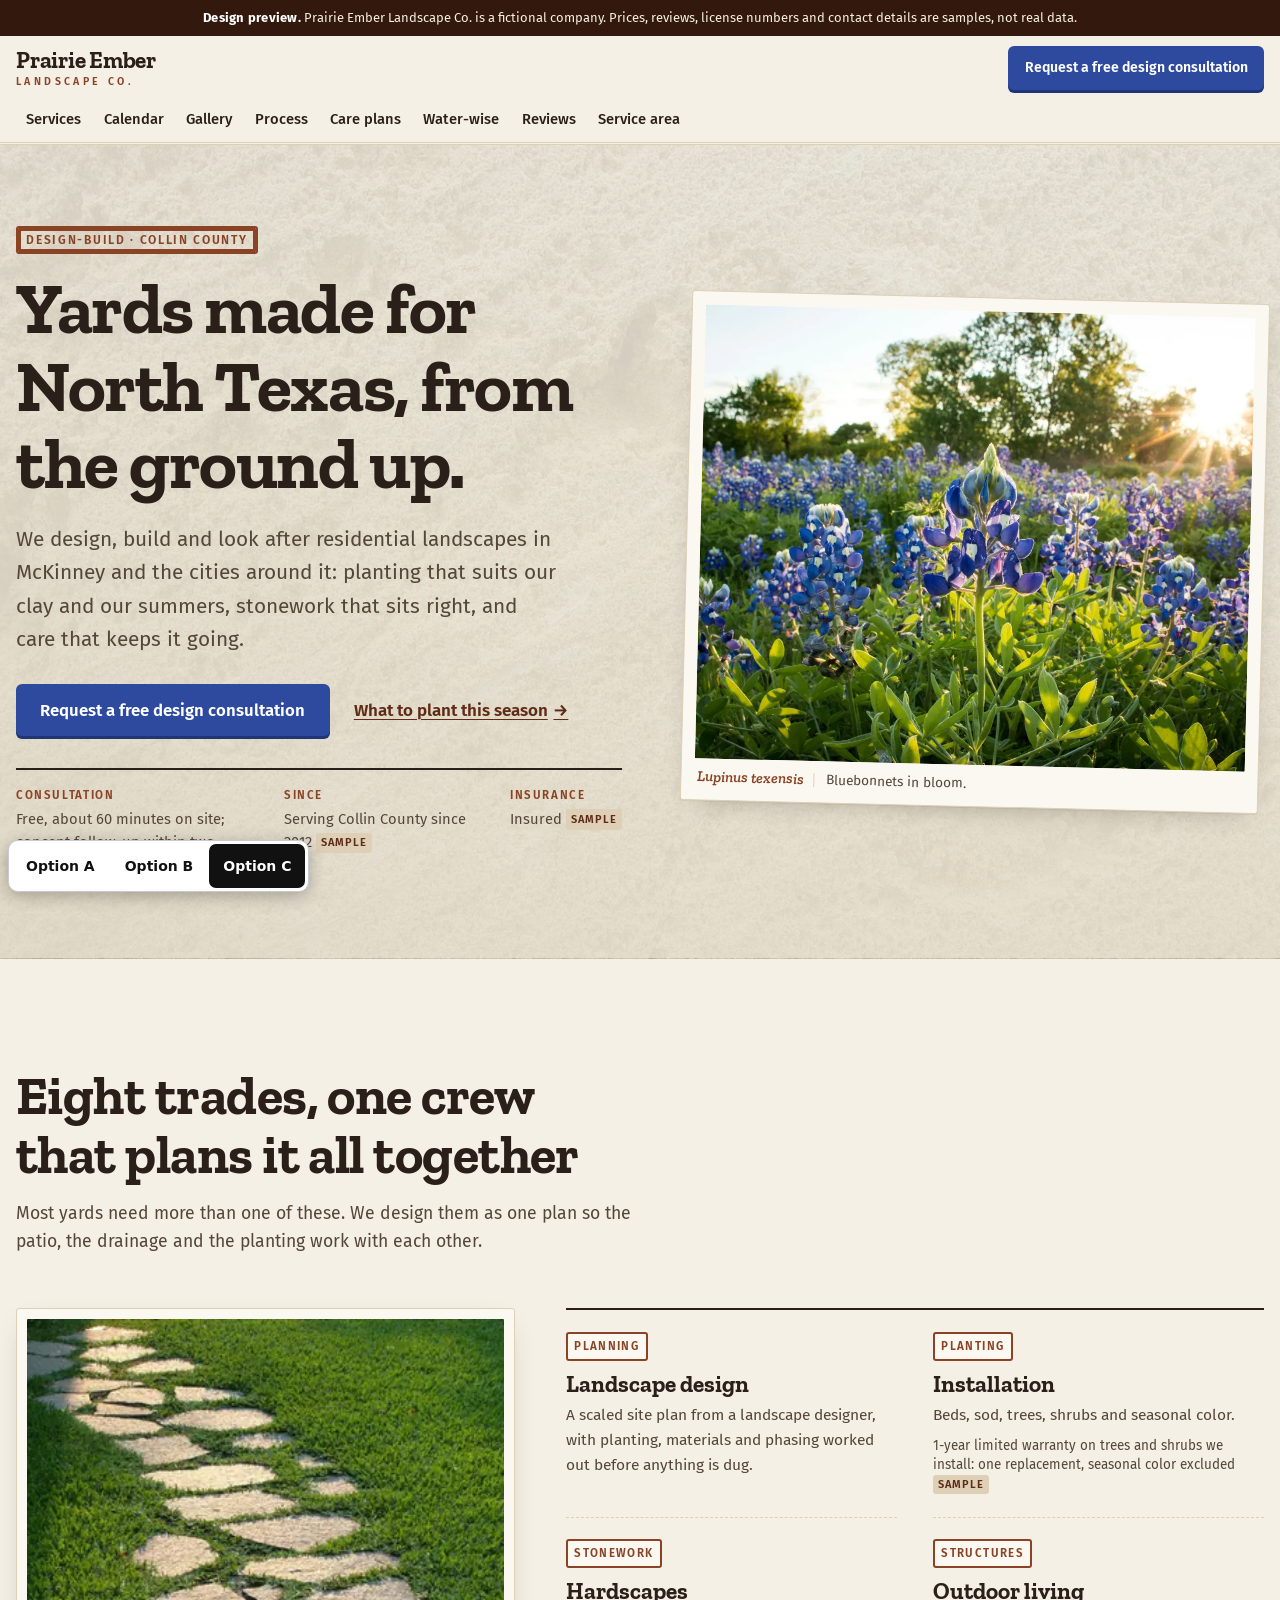
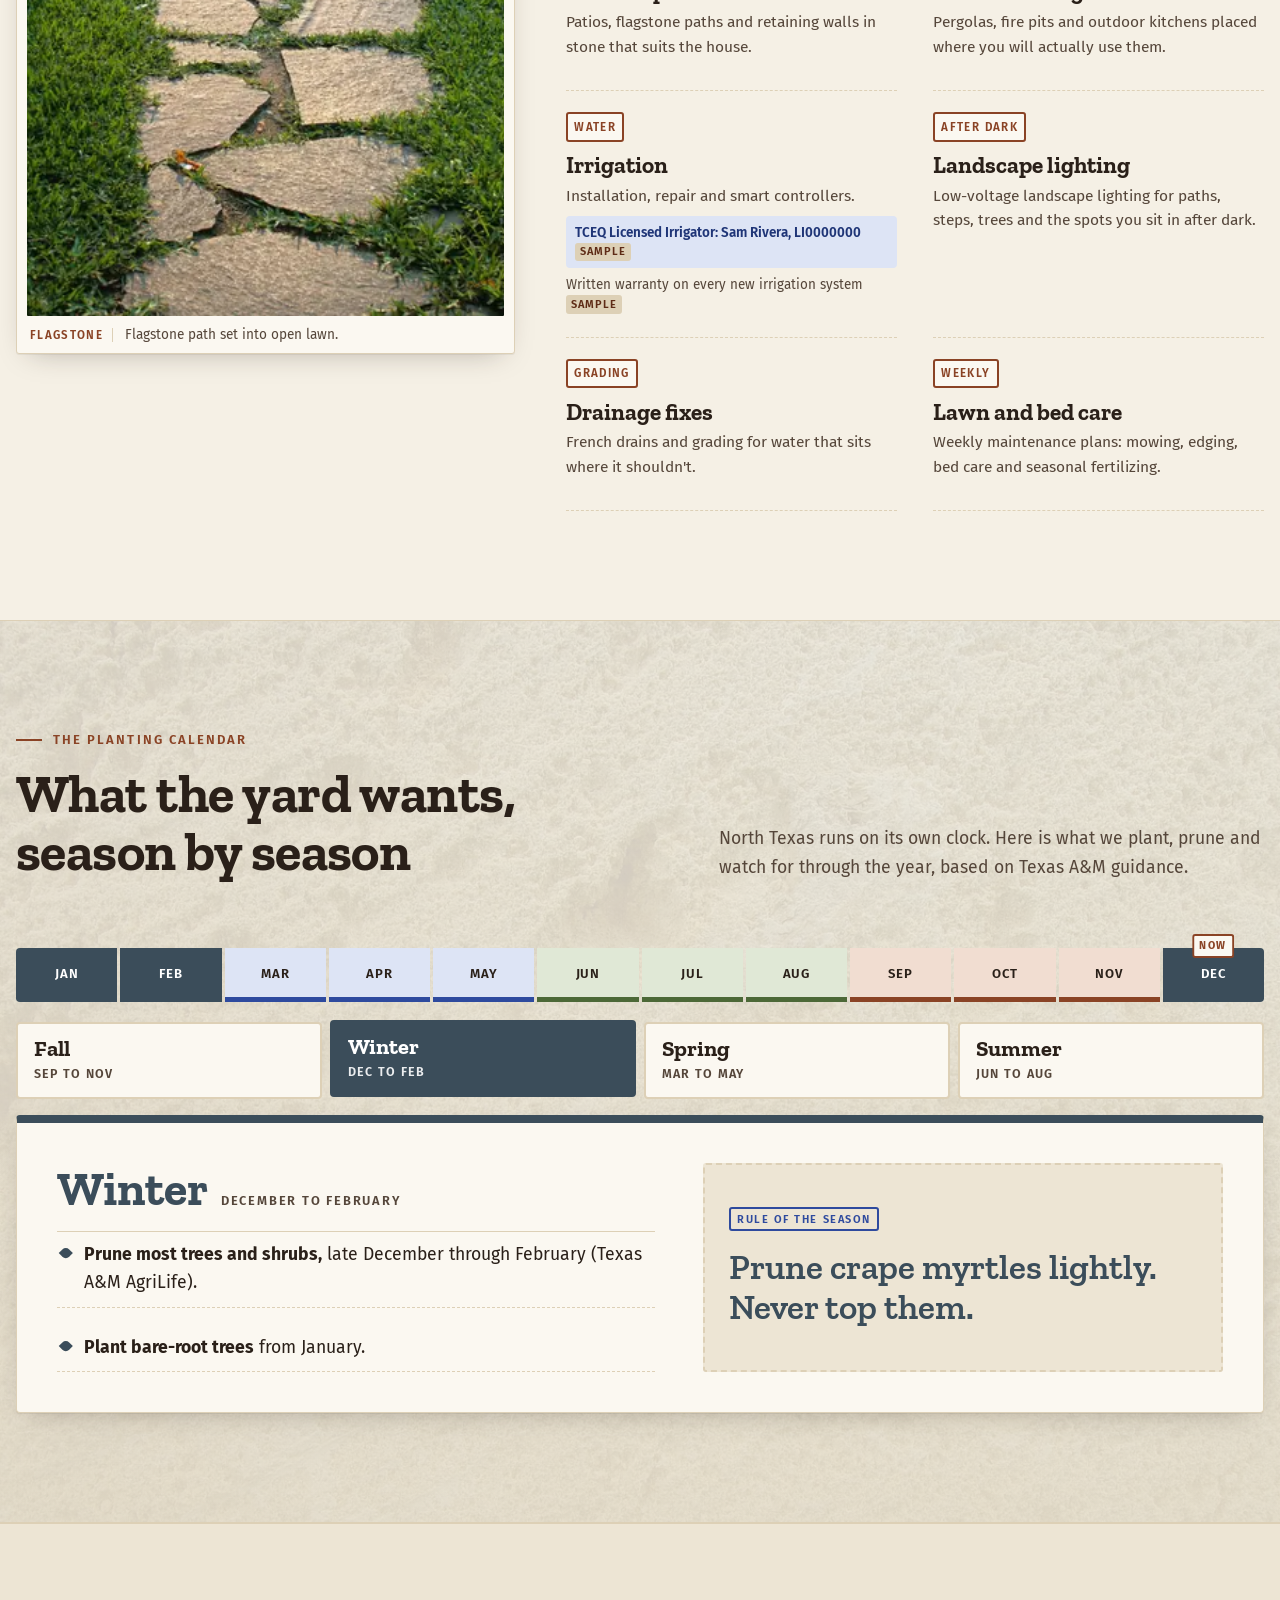
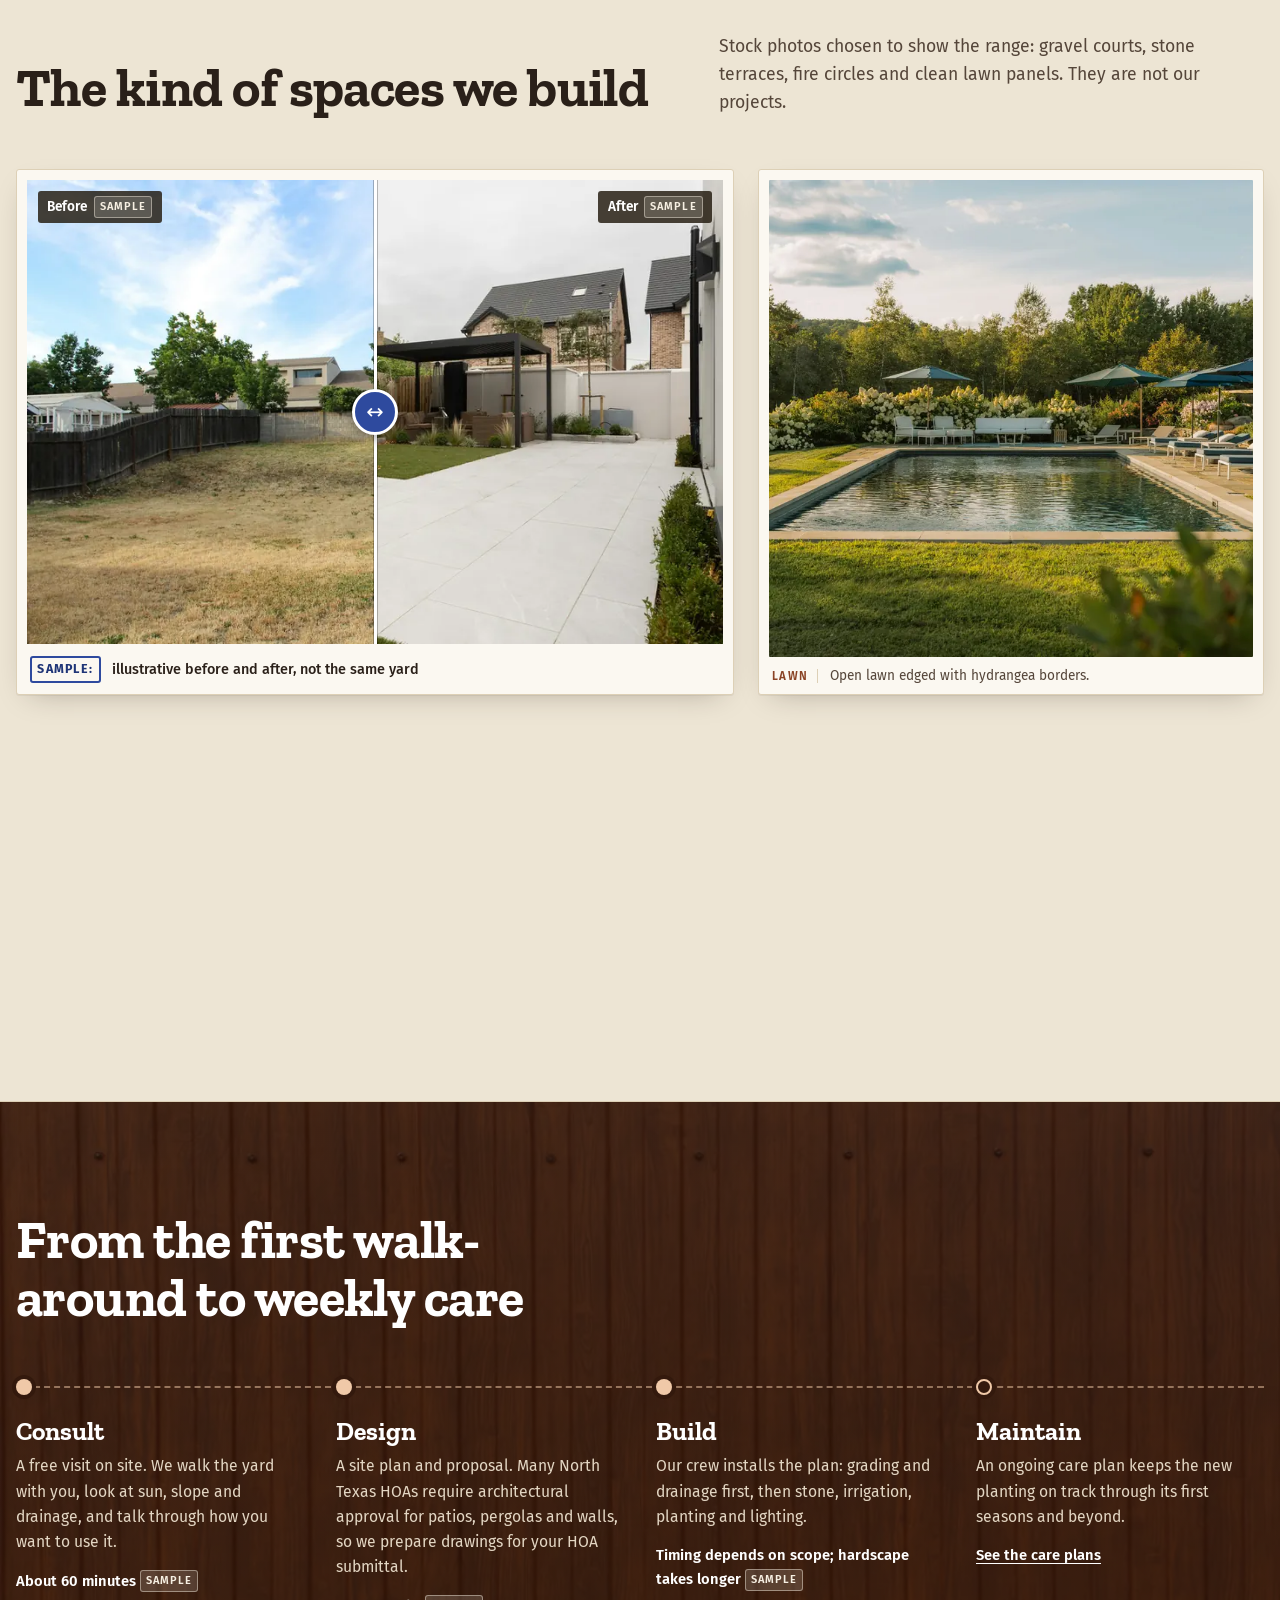
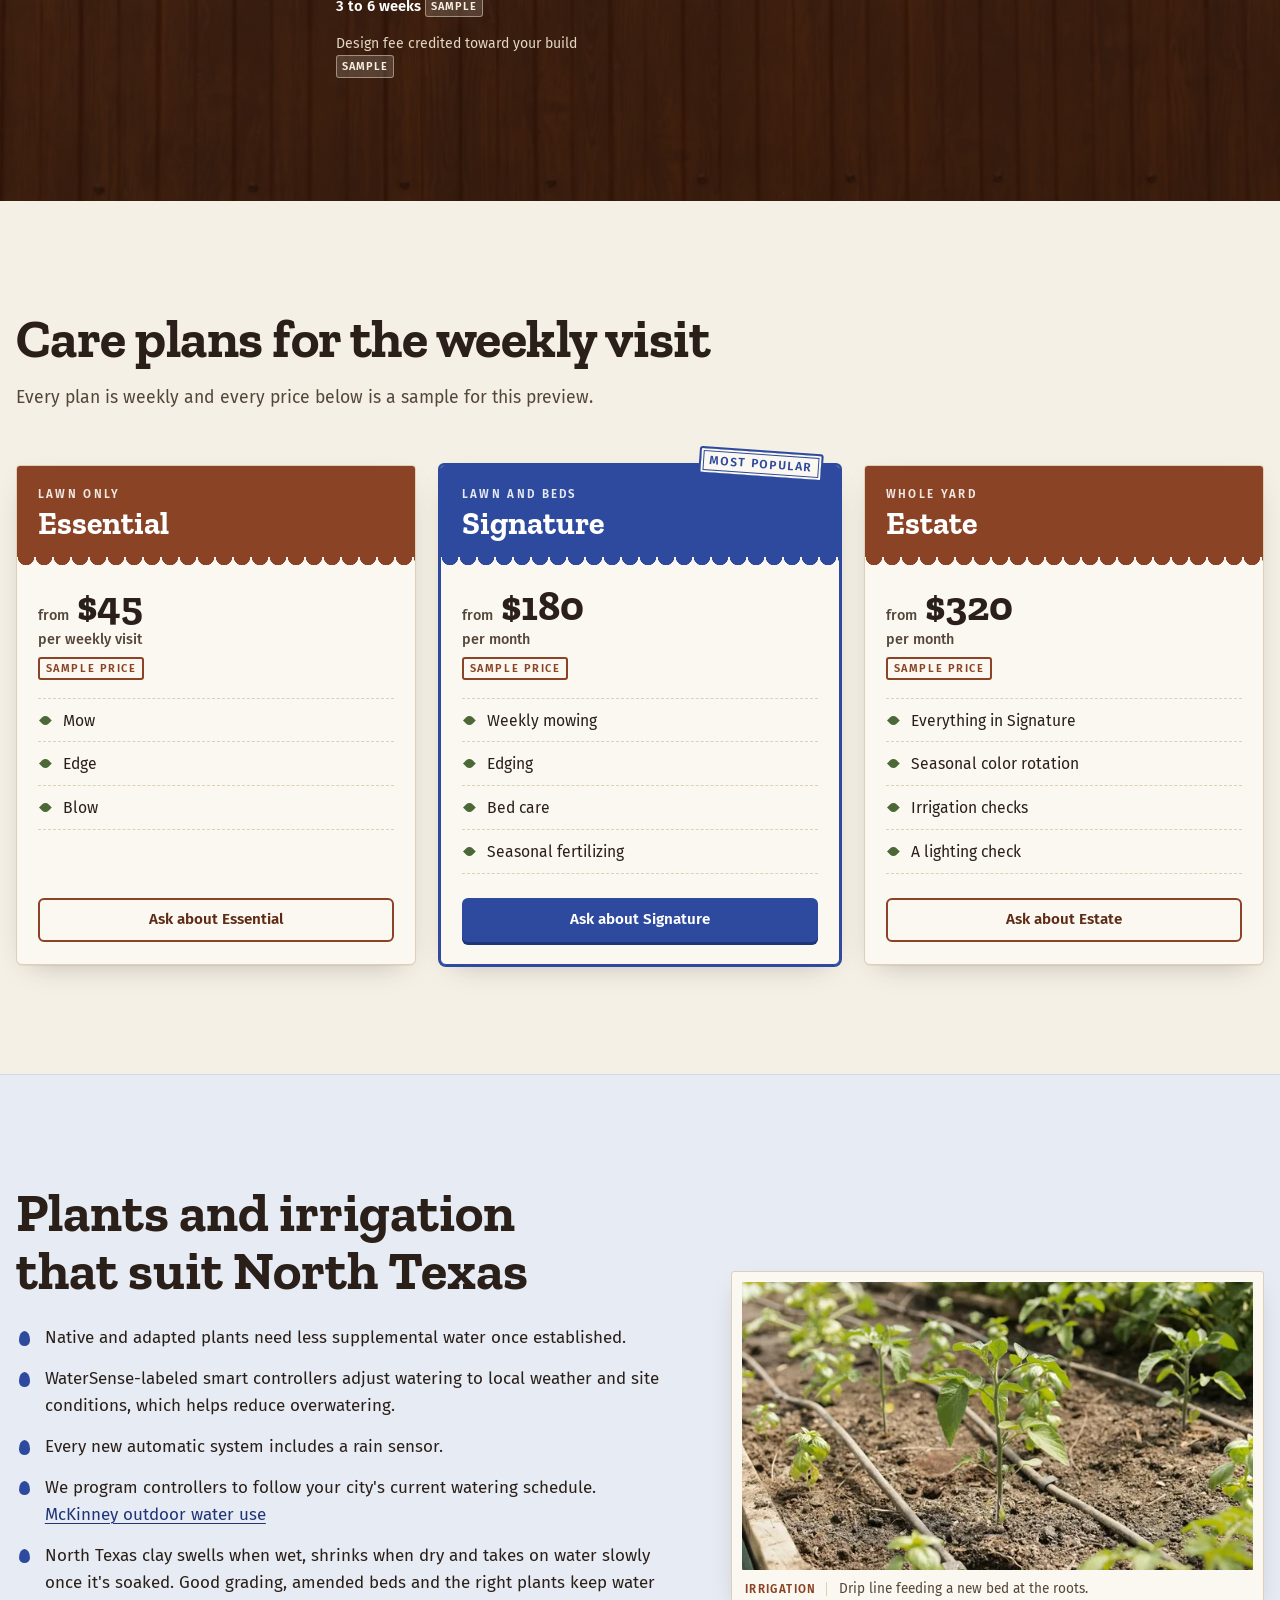
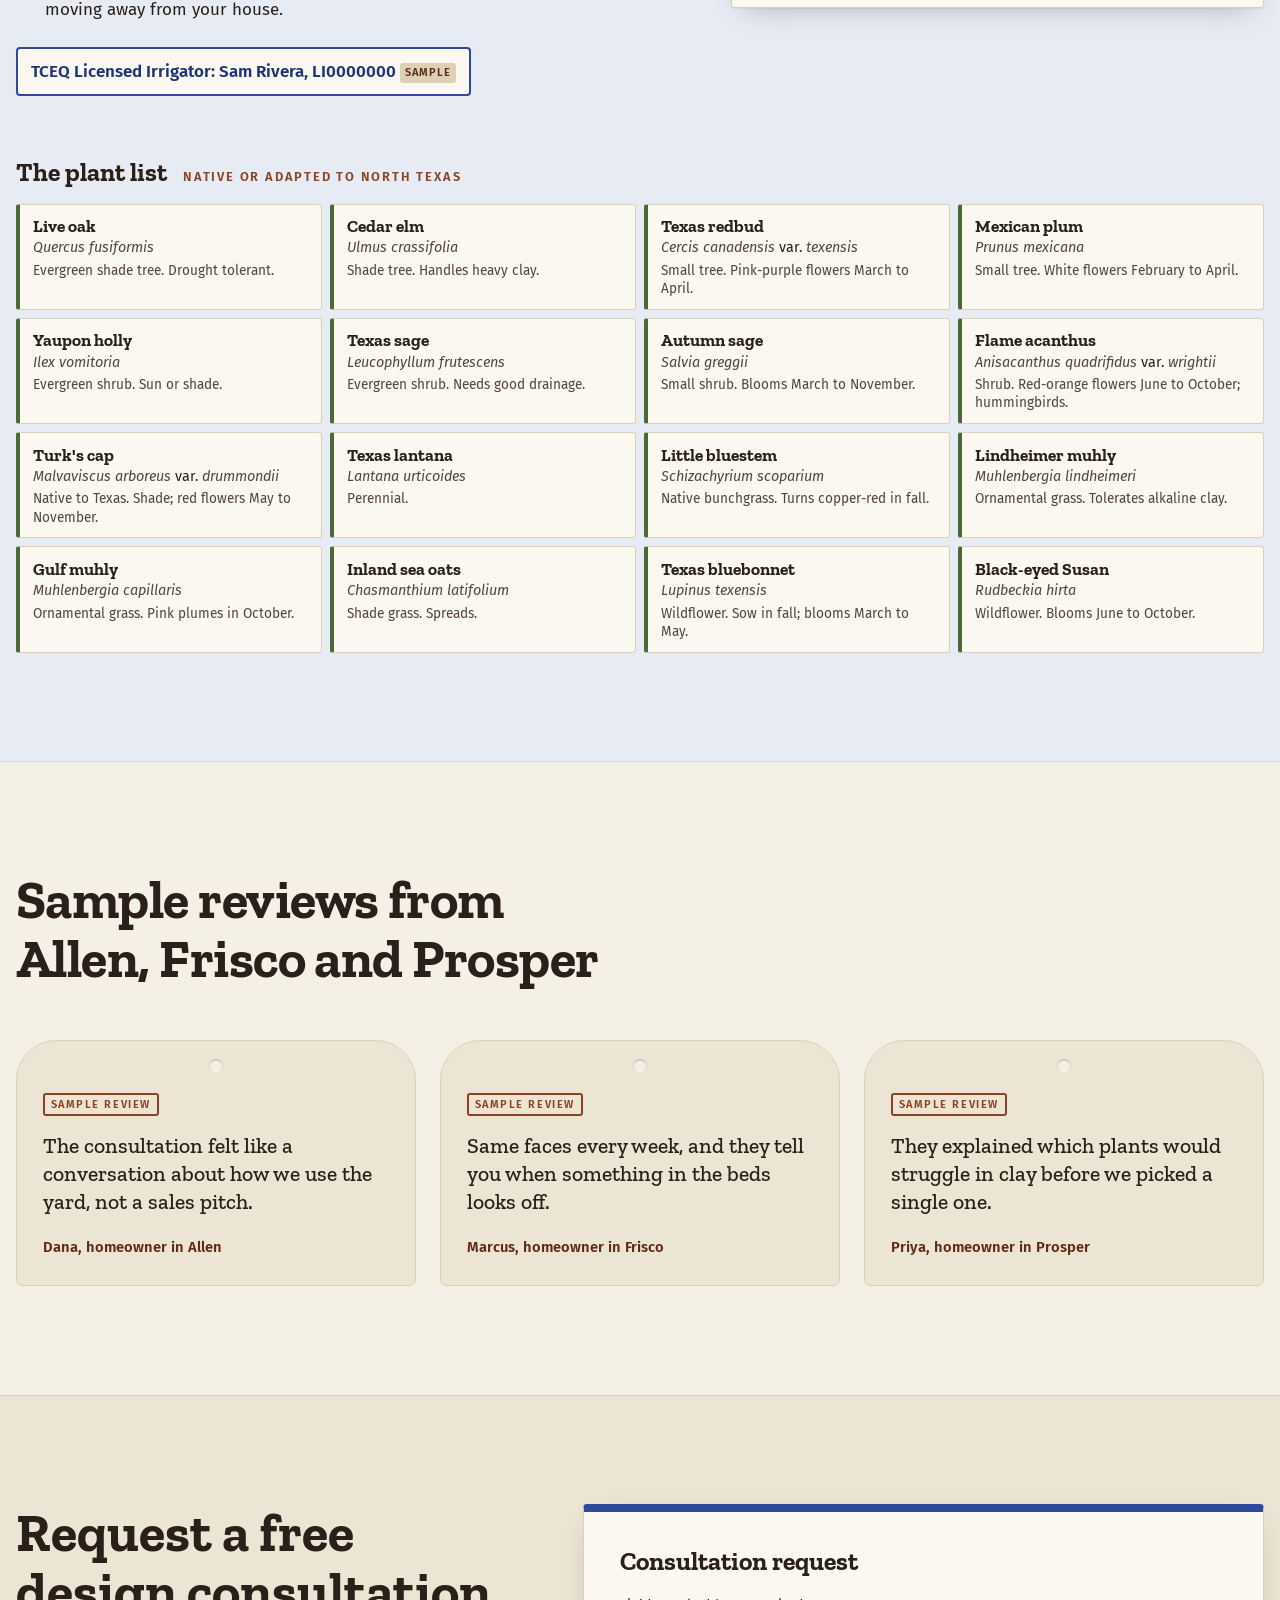
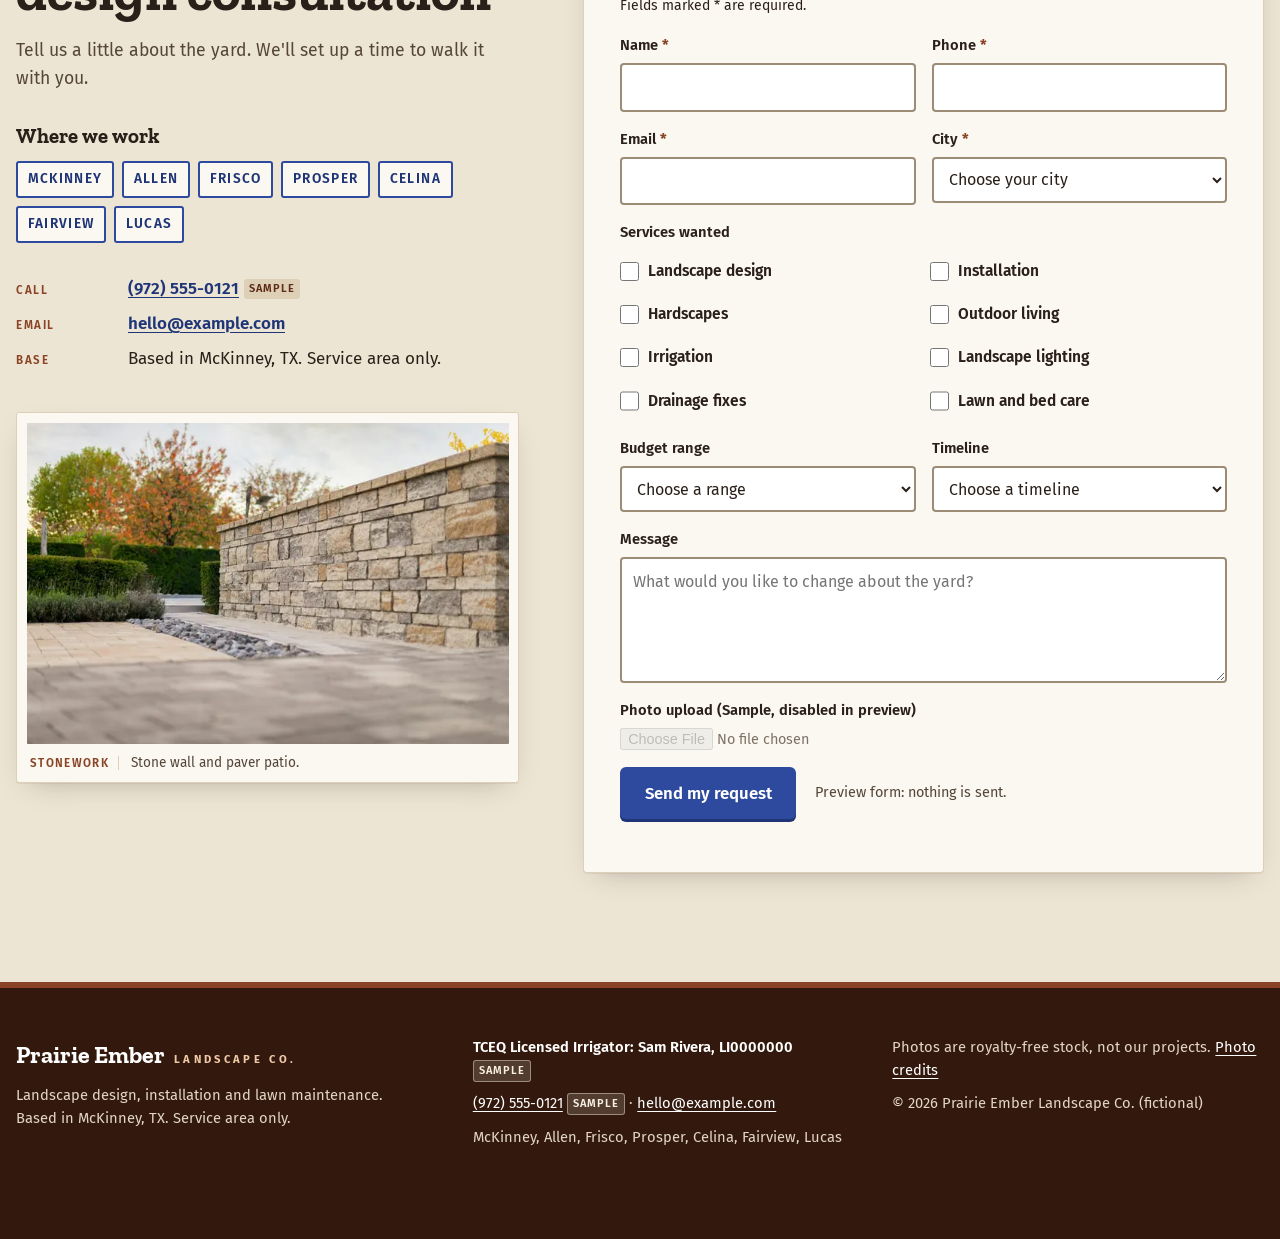
<file: option-c/index.html>
<!doctype html>
<!--
  PITCH NOTE (Option C, Native Texas): a field-guide homepage in limestone, cedar-brown and
  bluebonnet blue that sells Prairie Ember as the firm that knows North Texas ground, season by season.
  Look first at the seasonal planting calendar (#calendar): it opens on the current season and
  turns plain local know-how into a reason to book the free design consultation.
-->
<html lang="en">
<head>
  <meta charset="utf-8">
  <meta name="viewport" content="width=device-width, initial-scale=1">
  <meta name="robots" content="noindex, nofollow">
  <title>Prairie Ember Landscape Co. | Landscape design and build in Collin County</title>
  <meta name="description" content="Prairie Ember Landscape Co. designs, builds and maintains residential landscapes in McKinney, Allen, Frisco, Prosper, Celina, Fairview and Lucas. Request a free design consultation.">
  <link rel="preconnect" href="https://fonts.googleapis.com">
  <link rel="preconnect" href="https://fonts.gstatic.com" crossorigin>
  <link href="https://fonts.googleapis.com/css2?family=Fira+Sans:ital,wght@0,400;0,500;0,600;1,400&family=Zilla+Slab:wght@500;600;700&display=swap" rel="stylesheet">
  <link rel="stylesheet" href="styles.css">
  <script src="main.js" defer></script>
</head>
<body>
  <a class="skip-link" href="#main">Skip to main content</a>

  <div class="preview-bar" role="note">
    <p><strong>Design preview.</strong> Prairie Ember Landscape Co. is a fictional company. Prices, reviews, license numbers and contact details are samples, not real data.</p>
  </div>

  <header class="site-header">
    <div class="wrap header-inner">
      <a class="wordmark" href="#top" aria-label="Prairie Ember Landscape Co., back to top">
        <span class="wordmark-main">Prairie Ember</span>
        <span class="wordmark-sub">Landscape Co.</span>
      </a>
      <nav class="site-nav" aria-label="Main">
        <ul>
          <li><a href="#services">Services</a></li>
          <li><a href="#calendar">Calendar</a></li>
          <li><a href="#gallery">Gallery</a></li>
          <li><a href="#process">Process</a></li>
          <li><a href="#plans">Care plans</a></li>
          <li><a href="#water-wise">Water-wise</a></li>
          <li><a href="#reviews">Reviews</a></li>
          <li><a href="#contact">Service area</a></li>
        </ul>
      </nav>
      <a class="btn btn-blue btn-header" href="#contact"><span class="cta-long">Request a free design consultation</span><span class="cta-short">Free consultation</span></a>
    </div>
  </header>

  <main id="main">

    <!-- 1. HERO -->
    <section class="hero texture-limestone" id="top" aria-labelledby="hero-title">
      <div class="wrap hero-grid">
        <div class="hero-copy">
          <p class="stamp stamp-cedar reveal">Design-build &middot; Collin County</p>
          <h1 id="hero-title" class="reveal">Yards made for North&nbsp;Texas, from the ground&nbsp;up.</h1>
          <p class="hero-lede reveal">We design, build and look after residential landscapes in McKinney and the cities around it: planting that suits our clay and our summers, stonework that sits right, and care that keeps it going.</p>
          <div class="hero-actions reveal">
            <a class="btn btn-blue btn-lg" href="#contact">Request a free design consultation</a>
            <a class="btn-link" href="#calendar">What to plant this season <span aria-hidden="true">&rarr;</span></a>
          </div>
        </div>
        <figure class="plate plate-hero reveal">
          <img src="../assets/img/native-bluebonnets-golden-light-1600.webp"
               srcset="../assets/img/native-bluebonnets-golden-light-1200.webp 1200w, ../assets/img/native-bluebonnets-golden-light-1600.webp 1600w, ../assets/img/native-bluebonnets-golden-light-2400.webp 2400w"
               sizes="(min-width: 1500px) 760px, (min-width: 960px) 52vw, 100vw"
               width="1600" height="1067" fetchpriority="high"
               alt="Texas bluebonnets in bloom with sunlight through the trees">
          <figcaption><span class="plate-tag"><i>Lupinus texensis</i></span> Bluebonnets in bloom.</figcaption>
        </figure>
        <!-- PLACEHOLDER: confirm consultation terms (length, follow-up time), founding year and insurance -->
        <ul class="hero-facts reveal" aria-label="At a glance">
          <li><span class="fact-k">Consultation</span> <span class="fact-v">Free, about 60 minutes on site; concept follow-up within two weeks <span class="tag-sample">Sample</span></span></li>
          <li><span class="fact-k">Since</span> <span class="fact-v">Serving Collin County since 2012 <span class="tag-sample">Sample</span></span></li>
          <li><span class="fact-k">Insurance</span> <span class="fact-v">Insured <span class="tag-sample">Sample</span></span></li>
        </ul>
      </div>
    </section>

    <!-- 2. SERVICES -->
    <section class="section services" id="services" aria-labelledby="services-title">
      <div class="wrap">
        <header class="section-head">
          <h2 id="services-title">Eight trades, one crew that plans it all together</h2>
          <p class="section-lede">Most yards need more than one of these. We design them as one plan so the patio, the drainage and the planting work with each other.</p>
        </header>
        <div class="index-grid">
          <figure class="plate plate-specimen reveal">
            <img src="../assets/img/service-flagstone-path-lawn-1200.webp" srcset="../assets/img/service-flagstone-path-lawn-640.webp 640w, ../assets/img/service-flagstone-path-lawn-1200.webp 1200w" sizes="(min-width: 1500px) 560px, (min-width: 1000px) 38vw, 100vw" width="1200" height="801" loading="lazy" alt="Flagstone stepping-stone path curving through a green lawn">
            <figcaption><span class="plate-tag">Flagstone</span> Flagstone path set into open lawn.</figcaption>
          </figure>
          <ol class="field-index">
            <li class="index-entry reveal">
              <span class="service-kind">Planning</span>
              <h3>Landscape design</h3>
              <p>A scaled site plan from a landscape designer, with planting, materials and phasing worked out before anything is dug.</p>
            </li>
            <li class="index-entry reveal">
              <span class="service-kind">Planting</span>
              <h3>Installation</h3>
              <p>Beds, sod, trees, shrubs and seasonal color.</p>
              <!-- PLACEHOLDER: confirm plant warranty terms -->
              <p class="fine">1-year limited warranty on trees and shrubs we install: one replacement, seasonal color excluded <span class="tag-sample">Sample</span></p>
            </li>
            <li class="index-entry reveal">
              <span class="service-kind">Stonework</span>
              <h3>Hardscapes</h3>
              <p>Patios, flagstone paths and retaining walls in stone that suits the house.</p>
            </li>
            <li class="index-entry reveal">
              <span class="service-kind">Structures</span>
              <h3>Outdoor living</h3>
              <p>Pergolas, fire pits and outdoor kitchens placed where you will actually use them.</p>
            </li>
            <li class="index-entry reveal">
              <span class="service-kind">Water</span>
              <h3>Irrigation</h3>
              <p>Installation, repair and smart controllers.</p>
              <!-- PLACEHOLDER: confirm irrigator name and TCEQ license number; confirm irrigation warranty wording -->
              <p class="fine license">TCEQ Licensed Irrigator: Sam Rivera, LI0000000 <span class="tag-sample">Sample</span></p>
              <p class="fine">Written warranty on every new irrigation system <span class="tag-sample">Sample</span></p>
            </li>
            <li class="index-entry reveal">
              <span class="service-kind">After dark</span>
              <h3>Landscape lighting</h3>
              <p>Low-voltage landscape lighting for paths, steps, trees and the spots you sit in after dark.</p>
            </li>
            <li class="index-entry reveal">
              <span class="service-kind">Grading</span>
              <h3>Drainage fixes</h3>
              <p>French drains and grading for water that sits where it shouldn't.</p>
            </li>
            <li class="index-entry reveal">
              <span class="service-kind">Weekly</span>
              <h3>Lawn and bed care</h3>
              <p>Weekly maintenance plans: mowing, edging, bed care and seasonal fertilizing.</p>
            </li>
          </ol>
        </div>
      </div>
    </section>

    <!-- SIGNATURE: SEASONAL PLANTING CALENDAR (moved up, directly after services) -->
      <section class="section calendar texture-limestone" id="calendar" aria-labelledby="calendar-title">
        <div class="wrap">
          <header class="section-head section-head-split">
            <div>
              <p class="kicker">The planting calendar</p>
              <h2 id="calendar-title">What the yard wants, season by season</h2>
            </div>
            <p class="section-lede">North Texas runs on its own clock. Here is what we plant, prune and watch for through the year, based on Texas A&amp;M guidance.</p>
          </header>

          <div class="cal" data-cal>
            <ol class="cal-year" aria-hidden="true">
              <li class="m s-winter" data-season="winter" data-month="0"><abbr title="January">Jan</abbr></li>
              <li class="m s-winter" data-season="winter" data-month="1"><abbr title="February">Feb</abbr></li>
              <li class="m s-spring" data-season="spring" data-month="2"><abbr title="March">Mar</abbr></li>
              <li class="m s-spring" data-season="spring" data-month="3"><abbr title="April">Apr</abbr></li>
              <li class="m s-spring" data-season="spring" data-month="4"><abbr title="May">May</abbr></li>
              <li class="m s-summer" data-season="summer" data-month="5"><abbr title="June">Jun</abbr></li>
              <li class="m s-summer" data-season="summer" data-month="6"><abbr title="July">Jul</abbr></li>
              <li class="m s-summer" data-season="summer" data-month="7"><abbr title="August">Aug</abbr></li>
              <li class="m s-fall" data-season="fall" data-month="8"><abbr title="September">Sep</abbr></li>
              <li class="m s-fall" data-season="fall" data-month="9"><abbr title="October">Oct</abbr></li>
              <li class="m s-fall" data-season="fall" data-month="10"><abbr title="November">Nov</abbr></li>
              <li class="m s-winter" data-season="winter" data-month="11"><abbr title="December">Dec</abbr></li>
            </ol>
            <div class="cal-tabs" role="tablist" aria-label="Seasons" hidden>
              <button class="cal-tab" role="tab" id="tab-fall" aria-controls="season-fall" aria-selected="false" tabindex="-1" data-season="fall"><span class="cal-tab-name">Fall</span><span class="cal-tab-months">Sep to Nov</span></button>
              <button class="cal-tab" role="tab" id="tab-winter" aria-controls="season-winter" aria-selected="false" tabindex="-1" data-season="winter"><span class="cal-tab-name">Winter</span><span class="cal-tab-months">Dec to Feb</span></button>
              <button class="cal-tab" role="tab" id="tab-spring" aria-controls="season-spring" aria-selected="false" tabindex="-1" data-season="spring"><span class="cal-tab-name">Spring</span><span class="cal-tab-months">Mar to May</span></button>
              <button class="cal-tab" role="tab" id="tab-summer" aria-controls="season-summer" aria-selected="false" tabindex="-1" data-season="summer"><span class="cal-tab-name">Summer</span><span class="cal-tab-months">Jun to Aug</span></button>
            </div>

            <div class="cal-panels">
              <article class="cal-panel season-fall" id="season-fall" data-season="fall">
                <div class="cal-text">
                  <h3 class="cal-title"><span>Fall</span> <small>September to November</small></h3>
                  <ul class="cal-jobs">
                    <li><b>Plant trees and shrubs.</b> Texas A&amp;M Forest Service puts planting season at November through early spring.</li>
                    <li><b>Sow bluebonnet and wildflower seed</b> now for spring color.</li>
                    <li><b>Plant pansies, violas and ornamental kale</b> for cool-season beds.</li>
                    <li><b>Skip the lawn fertilizer.</b> Lawns are going dormant.</li>
                  </ul>
                </div>
                <figure class="cal-photo">
                  <img src="../assets/img/native-little-bluestem-clump-640.webp" srcset="../assets/img/native-little-bluestem-clump-640.webp 640w, ../assets/img/native-little-bluestem-clump-1200.webp 1200w" sizes="(min-width: 960px) 420px, 100vw" width="640" height="433" loading="lazy" alt="Clumps of little bluestem grass in a planted bed">
                  <figcaption><span class="stamp stamp-sm stamp-cedar">Watch for</span> Little bluestem turns copper-red in fall.</figcaption>
                </figure>
              </article>

              <article class="cal-panel season-winter" id="season-winter" data-season="winter">
                <div class="cal-text">
                  <h3 class="cal-title"><span>Winter</span> <small>December to February</small></h3>
                  <ul class="cal-jobs">
                    <li><b>Prune most trees and shrubs,</b> late December through February (Texas A&amp;M AgriLife).</li>
                    <li><b>Plant bare-root trees</b> from January.</li>
                  </ul>
                </div>
                <div class="cal-card">
                  <span class="stamp stamp-sm stamp-blue">Rule of the season</span>
                  <p class="cal-quote">Prune crape myrtles lightly. Never top them.</p>
                </div>
              </article>

              <article class="cal-panel season-spring" id="season-spring" data-season="spring">
                <div class="cal-text">
                  <h3 class="cal-title"><span>Spring</span> <small>March to May</small></h3>
                  <ul class="cal-jobs">
                    <li><b>Cut back autumn sage</b> in early spring.</li>
                    <li><b>Plant warm-season color</b> after the last frost.</li>
                    <li><b>In bloom:</b> Texas redbud, Mexican plum and bluebonnets.</li>
                  </ul>
                </div>
                <div class="cal-card">
                  <span class="stamp stamp-sm stamp-blue">Rule of the season</span>
                  <p class="cal-quote">Fertilize the lawn only after full green-up.</p>
                </div>
              </article>

              <article class="cal-panel season-summer" id="season-summer" data-season="summer">
                <div class="cal-text">
                  <h3 class="cal-title"><span>Summer</span> <small>June to August</small></h3>
                  <ul class="cal-jobs">
                    <li><b>Mow weekly.</b></li>
                    <li><b>Water deeply and infrequently,</b> on your city's schedule.</li>
                    <li><b>In bloom:</b> flame acanthus, black-eyed Susan and Turk's cap.</li>
                  </ul>
                </div>
                <figure class="cal-photo">
                  <img src="../assets/img/native-salvia-greggii-autumn-sage-640.webp" srcset="../assets/img/native-salvia-greggii-autumn-sage-640.webp 640w, ../assets/img/native-salvia-greggii-autumn-sage-1200.webp 1200w" sizes="(min-width: 960px) 420px, 100vw" width="640" height="427" loading="lazy" alt="Autumn sage shrub covered in small red flowers">
                  <figcaption><span class="stamp stamp-sm stamp-cedar">Still going</span> Autumn sage blooms March to November.
                    <span class="credit">Photo: <a href="https://commons.wikimedia.org/wiki/File:Salvia_greggii_kz4.jpg" rel="noopener" target="_blank">&ldquo;Salvia greggii&rdquo;<span class="visually-hidden"> (opens in a new tab)</span></a> by Krzysztof Ziarnek, Kenraiz, <a href="https://creativecommons.org/licenses/by-sa/4.0/" rel="noopener" target="_blank">CC BY-SA 4.0<span class="visually-hidden"> (opens in a new tab)</span></a>, via Wikimedia Commons</span>
                  </figcaption>
                </figure>
              </article>
            </div>
          </div>
        </div>
      </section>

    <!-- 3. GALLERY (stock photos) -->
    <section class="section gallery" id="gallery" aria-labelledby="gallery-title">
      <div class="wrap">
        <header class="section-head section-head-split">
          <div>
            <h2 id="gallery-title">The kind of spaces we build</h2>
          </div>
          <p class="section-lede">Stock photos chosen to show the range: gravel courts, stone terraces, fire circles and clean lawn panels. They are not our projects.</p>
        </header>

        <div class="gallery-grid">
          <figure class="ba reveal" aria-labelledby="ba-cap">
            <div class="ba-frame" id="ba-frame">
              <div class="ba-pane ba-after">
                <img src="../assets/img/after-sample-finished-yard-1400.webp"
                     srcset="../assets/img/after-sample-finished-yard-800.webp 800w, ../assets/img/after-sample-finished-yard-1400.webp 1400w, ../assets/img/after-sample-finished-yard-2000.webp 2000w"
                     sizes="(min-width: 1500px) 820px, (min-width: 960px) 56vw, 100vw"
                     width="1400" height="933" loading="lazy"
                     alt="After (sample): fenced backyard with a new lawn, light stone patio, planting beds and a metal pergola">
                <span class="ba-label ba-label-after">After <span class="tag-sample tag-light">Sample</span></span>
              </div>
              <div class="ba-pane ba-before">
                <img src="../assets/img/before-sample-bare-yard-1400.webp"
                     srcset="../assets/img/before-sample-bare-yard-800.webp 800w, ../assets/img/before-sample-bare-yard-1400.webp 1400w, ../assets/img/before-sample-bare-yard-2000.webp 2000w"
                     sizes="(min-width: 1500px) 820px, (min-width: 960px) 56vw, 100vw"
                     width="1400" height="933" loading="lazy"
                     alt="Before (sample): bare fenced backyard with patchy dry grass">
                <span class="ba-label ba-label-before">Before <span class="tag-sample tag-light">Sample</span></span>
              </div>
              <span class="ba-handle" aria-hidden="true"></span>
              <label class="visually-hidden" for="ba-range">Compare the before and after sample images</label>
              <input class="ba-range" id="ba-range" type="range" min="0" max="100" value="50" hidden>
            </div>
            <figcaption id="ba-cap"><strong class="cap-sample">Sample:</strong> illustrative before and after, not the same yard</figcaption>
          </figure>

          <figure class="plate plate-tall reveal">
            <img src="../assets/img/hero-pool-lawn-golden-hour-03-1600.webp"
                 srcset="../assets/img/hero-pool-lawn-golden-hour-03-960.webp 960w, ../assets/img/hero-pool-lawn-golden-hour-03-1600.webp 1600w"
                 sizes="(min-width: 1500px) 520px, (min-width: 960px) 36vw, 100vw"
                 width="1600" height="1067" loading="lazy"
                 alt="Green lawn with hydrangea borders around a rectangular pool in warm golden-hour light">
            <figcaption><span class="plate-tag">Lawn</span> Open lawn edged with hydrangea borders.</figcaption>
          </figure>

          <figure class="plate reveal">
            <img src="../assets/img/gallery-gravel-patio-garden-800.webp"
                 srcset="../assets/img/gallery-gravel-patio-garden-800.webp 800w, ../assets/img/gallery-gravel-patio-garden-1400.webp 1400w"
                 sizes="(min-width: 1500px) 440px, (min-width: 960px) 30vw, (min-width: 640px) 50vw, 100vw"
                 width="800" height="533" loading="lazy"
                 alt="Gravel patio with a white outdoor sofa, bistro table and a wooden planter box beside a white farmhouse">
            <figcaption><span class="plate-tag">Gravel</span> Gravel court with a raised planter.</figcaption>
          </figure>
          <figure class="plate reveal">
            <img src="../assets/img/gallery-backyard-pond-pavilion-800.webp"
                 srcset="../assets/img/gallery-backyard-pond-pavilion-800.webp 800w, ../assets/img/gallery-backyard-pond-pavilion-1400.webp 1400w"
                 sizes="(min-width: 1500px) 440px, (min-width: 960px) 30vw, (min-width: 640px) 50vw, 100vw"
                 width="800" height="534" loading="lazy"
                 alt="Backyard with a rock-edged pond, ornamental grasses and a wooden pavilion">
            <figcaption><span class="plate-tag">Grasses</span> Pond, grasses and a shade pavilion.</figcaption>
          </figure>
          <figure class="plate reveal">
            <img src="../assets/img/gallery-gravel-fire-circles-lawn-800.webp"
                 srcset="../assets/img/gallery-gravel-fire-circles-lawn-800.webp 800w, ../assets/img/gallery-gravel-fire-circles-lawn-1400.webp 1400w"
                 sizes="(min-width: 1500px) 440px, (min-width: 960px) 30vw, (min-width: 640px) 50vw, 100vw"
                 width="800" height="533" loading="lazy"
                 alt="Two round gravel seating areas with fire bowls set into a large lawn">
            <figcaption><span class="plate-tag">Fire pit</span> Twin gravel fire circles in open lawn.</figcaption>
          </figure>
          <figure class="plate reveal">
            <img src="../assets/img/gallery-modern-pool-courtyard-lawn-800.webp"
                 srcset="../assets/img/gallery-modern-pool-courtyard-lawn-800.webp 800w, ../assets/img/gallery-modern-pool-courtyard-lawn-1400.webp 1400w"
                 sizes="(min-width: 1500px) 440px, (min-width: 960px) 30vw, (min-width: 640px) 50vw, 100vw"
                 width="800" height="533" loading="lazy"
                 alt="Modern courtyard with a lawn panel under deep roof overhangs">
            <figcaption><span class="plate-tag">Courtyard</span> A clean lawn panel in a modern courtyard.</figcaption>
          </figure>
        </div>
      </div>
    </section>

    <!-- 4. PROCESS -->
    <section class="section process texture-wood" id="process" aria-labelledby="process-title">
      <div class="wrap">
        <header class="section-head">
          <h2 id="process-title">From the first walk-around to weekly care</h2>
        </header>
        <ol class="trail">
          <li class="trail-step reveal">
            <span class="trail-mark" aria-hidden="true"></span>
            <h3>Consult</h3>
            <p>A free visit on site. We walk the yard with you, look at sun, slope and drainage, and talk through how you want to use it.</p>
            <!-- PLACEHOLDER: confirm consultation length -->
            <p class="trail-time">About 60 minutes <span class="tag-sample tag-light">Sample</span></p>
          </li>
          <li class="trail-step reveal">
            <span class="trail-mark" aria-hidden="true"></span>
            <h3>Design</h3>
            <p>A site plan and proposal. Many North Texas HOAs require architectural approval for patios, pergolas and walls, so we prepare drawings for your HOA submittal.</p>
            <!-- PLACEHOLDER: confirm design timeline and design fee policy -->
            <p class="trail-time">3 to 6 weeks <span class="tag-sample tag-light">Sample</span></p>
            <p class="trail-note">Design fee credited toward your build <span class="tag-sample tag-light">Sample</span></p>
          </li>
          <li class="trail-step reveal">
            <span class="trail-mark" aria-hidden="true"></span>
            <h3>Build</h3>
            <p>Our crew installs the plan: grading and drainage first, then stone, irrigation, planting and lighting.</p>
            <p class="trail-time">Timing depends on scope; hardscape takes longer <span class="tag-sample tag-light">Sample</span></p>
          </li>
          <li class="trail-step reveal">
            <span class="trail-mark" aria-hidden="true"></span>
            <h3>Maintain</h3>
            <p>An ongoing care plan keeps the new planting on track through its first seasons and beyond.</p>
            <p class="trail-time"><a href="#plans">See the care plans</a></p>
          </li>
        </ol>
      </div>
    </section>

    <!-- 5. MAINTENANCE PLANS -->
    <section class="section plans" id="plans" aria-labelledby="plans-title">
      <div class="wrap">
        <header class="section-head">
          <h2 id="plans-title">Care plans for the weekly visit</h2>
          <p class="section-lede">Every plan is weekly and every price below is a sample for this preview.</p>
        </header>
        <!-- PLACEHOLDER: confirm maintenance tier names, inclusions and prices -->
        <ul class="packet-grid">
          <li class="packet reveal">
            <div class="packet-top">
              <p class="packet-variety">Lawn only</p>
              <h3>Essential</h3>
            </div>
            <p class="packet-price"><span class="price-from">from</span> $45 <span class="price-per">per weekly visit</span></p>
            <p class="stamp stamp-cedar stamp-sm packet-sample">Sample price</p>
            <ul class="packet-list">
              <li>Mow</li>
              <li>Edge</li>
              <li>Blow</li>
            </ul>
            <a class="btn btn-outline" href="#contact">Ask about Essential</a>
          </li>
          <li class="packet packet-featured reveal">
            <p class="stamp stamp-blue packet-popular">Most popular</p>
            <div class="packet-top">
              <p class="packet-variety">Lawn and beds</p>
              <h3>Signature</h3>
            </div>
            <p class="packet-price"><span class="price-from">from</span> $180 <span class="price-per">per month</span></p>
            <p class="stamp stamp-cedar stamp-sm packet-sample">Sample price</p>
            <ul class="packet-list">
              <li>Weekly mowing</li>
              <li>Edging</li>
              <li>Bed care</li>
              <li>Seasonal fertilizing</li>
            </ul>
            <a class="btn btn-blue" href="#contact">Ask about Signature</a>
          </li>
          <li class="packet reveal">
            <div class="packet-top">
              <p class="packet-variety">Whole yard</p>
              <h3>Estate</h3>
            </div>
            <p class="packet-price"><span class="price-from">from</span> $320 <span class="price-per">per month</span></p>
            <p class="stamp stamp-cedar stamp-sm packet-sample">Sample price</p>
            <ul class="packet-list">
              <li>Everything in Signature</li>
              <li>Seasonal color rotation</li>
              <li>Irrigation checks</li>
              <li>A lighting check</li>
            </ul>
            <a class="btn btn-outline" href="#contact">Ask about Estate</a>
          </li>
        </ul>
      </div>
    </section>

    <!-- 6. WATER-WISE DESIGN -->
      <section class="section waterwise" id="water-wise" aria-labelledby="water-title">
        <div class="wrap">
          <div class="water-grid">
            <div class="water-copy">
              <h2 id="water-title">Plants and irrigation that suit North&nbsp;Texas</h2>
              <ul class="water-points">
                <li>Native and adapted plants need less supplemental water once established.</li>
                <li>WaterSense-labeled smart controllers adjust watering to local weather and site conditions, which helps reduce overwatering.</li>
                <li>Every new automatic system includes a rain sensor.</li>
                <li>We program controllers to follow your city's current watering schedule. <a href="https://www.mckinneytexas.org/511/Outdoor-Water-Use" rel="noopener" target="_blank">McKinney outdoor water use<span class="visually-hidden"> (opens in a new tab)</span></a></li>
                <li>North Texas clay swells when wet, shrinks when dry and takes on water slowly once it's soaked. Good grading, amended beds and the right plants keep water moving away from your house.</li>
              </ul>
              <p class="license-box">TCEQ Licensed Irrigator: Sam Rivera, LI0000000 <span class="tag-sample">Sample</span></p>
            </div>
            <figure class="plate plate-tilt">
              <img src="../assets/img/service-irrigation-drip-line-640.webp" srcset="../assets/img/service-irrigation-drip-line-640.webp 640w, ../assets/img/service-irrigation-drip-line-1200.webp 1200w" sizes="(min-width: 1200px) 560px, (min-width: 960px) 45vw, 100vw" width="1200" height="675" loading="lazy" alt="Drip irrigation line running through a planted garden bed">
              <figcaption><span class="plate-tag">Irrigation</span> Drip line feeding a new bed at the roots.</figcaption>
            </figure>
          </div>

          <div class="plant-list">
            <h3 class="plant-list-title">The plant list <span>Native or adapted to North Texas</span></h3>
            <ul class="plant-tags">
              <li><b>Live oak</b> <i>Quercus fusiformis</i> <span>Evergreen shade tree. Drought tolerant.</span></li>
              <li><b>Cedar elm</b> <i>Ulmus crassifolia</i> <span>Shade tree. Handles heavy clay.</span></li>
              <li><b>Texas redbud</b> <i>Cercis canadensis</i> var. <i>texensis</i> <span>Small tree. Pink-purple flowers March to April.</span></li>
              <li><b>Mexican plum</b> <i>Prunus mexicana</i> <span>Small tree. White flowers February to April.</span></li>
              <li><b>Yaupon holly</b> <i>Ilex vomitoria</i> <span>Evergreen shrub. Sun or shade.</span></li>
              <li><b>Texas sage</b> <i>Leucophyllum frutescens</i> <span>Evergreen shrub. Needs good drainage.</span></li>
              <li><b>Autumn sage</b> <i>Salvia greggii</i> <span>Small shrub. Blooms March to November.</span></li>
              <li><b>Flame acanthus</b> <i>Anisacanthus quadrifidus</i> var. <i>wrightii</i> <span>Shrub. Red-orange flowers June to October; hummingbirds.</span></li>
              <li class="plant-wide"><b>Turk's cap</b> <i>Malvaviscus arboreus</i> var. <i>drummondii</i> <span class="keep">Native to Texas. Shade; red flowers May to November.</span></li>
              <li><b>Texas lantana</b> <i>Lantana urticoides</i> <span>Perennial.</span></li>
              <li><b>Little bluestem</b> <i>Schizachyrium scoparium</i> <span>Native bunchgrass. Turns copper-red in fall.</span></li>
              <li><b>Lindheimer muhly</b> <i>Muhlenbergia lindheimeri</i> <span>Ornamental grass. Tolerates alkaline clay.</span></li>
              <li><b>Gulf muhly</b> <i>Muhlenbergia capillaris</i> <span>Ornamental grass. Pink plumes in October.</span></li>
              <li><b>Inland sea oats</b> <i>Chasmanthium latifolium</i> <span>Shade grass. Spreads.</span></li>
              <li><b>Texas bluebonnet</b> <i>Lupinus texensis</i> <span>Wildflower. Sow in fall; blooms March to May.</span></li>
              <li><b>Black-eyed Susan</b> <i>Rudbeckia hirta</i> <span>Wildflower. Blooms June to October.</span></li>
            </ul>
          </div>
        </div>
      </section>

    <!-- 7. REVIEWS -->
    <section class="section reviews" id="reviews" aria-labelledby="reviews-title">
      <div class="wrap">
        <header class="section-head">
          <h2 id="reviews-title">Sample reviews from Allen, Frisco and Prosper</h2>
        </header>
        <!-- PLACEHOLDER: replace sample reviews with real, permissioned client reviews -->
        <ul class="review-grid">
          <li class="review reveal">
            <p class="stamp stamp-sm stamp-cedar">Sample review</p>
            <blockquote><p>The consultation felt like a conversation about how we use the yard, not a sales pitch.</p></blockquote>
            <p class="review-who">Dana, homeowner in Allen</p>
          </li>
          <li class="review reveal">
            <p class="stamp stamp-sm stamp-cedar">Sample review</p>
            <blockquote><p>Same faces every week, and they tell you when something in the beds looks off.</p></blockquote>
            <p class="review-who">Marcus, homeowner in Frisco</p>
          </li>
          <li class="review reveal">
            <p class="stamp stamp-sm stamp-cedar">Sample review</p>
            <blockquote><p>They explained which plants would struggle in clay before we picked a single one.</p></blockquote>
            <p class="review-who">Priya, homeowner in Prosper</p>
          </li>
        </ul>
      </div>
    </section>

    <!-- 8. SERVICE AREA + CLOSING CTA + FORM -->
    <section class="section contact" id="contact" aria-labelledby="contact-title">
      <div class="wrap contact-grid">
        <div class="contact-copy">
          <h2 id="contact-title">Request a free design consultation</h2>
          <p class="section-lede">Tell us a little about the yard. We'll set up a time to walk it with you.</p>
          <h3 class="area-title">Where we work</h3>
          <ul class="area-list">
            <li>McKinney</li>
            <li>Allen</li>
            <li>Frisco</li>
            <li>Prosper</li>
            <li>Celina</li>
            <li>Fairview</li>
            <li>Lucas</li>
          </ul>
          <!-- PLACEHOLDER: confirm phone number, email and service-area cities -->
          <ul class="contact-lines">
            <li><span class="fact-k">Call</span> <span class="fact-v"><a href="tel:+19725550121">(972) 555-0121</a> <span class="tag-sample">Sample</span></span></li>
            <li><span class="fact-k">Email</span> <span class="fact-v"><a href="mailto:hello@example.com">hello@example.com</a></span></li>
            <li><span class="fact-k">Base</span> <span class="fact-v">Based in McKinney, TX. Service area only.</span></li>
          </ul>
          <figure class="plate plate-contact">
            <img src="../assets/img/service-retaining-wall-stone-640.webp" srcset="../assets/img/service-retaining-wall-stone-640.webp 640w, ../assets/img/service-retaining-wall-stone-1200.webp 1200w" sizes="(min-width: 1000px) 520px, 100vw" width="640" height="427" loading="lazy" alt="Tan stacked-stone garden wall beside a paver patio with a river-rock border">
            <figcaption><span class="plate-tag">Stonework</span> Stone wall and paver patio.</figcaption>
          </figure>
        </div>

        <form class="consult-form" id="consult-form" aria-labelledby="form-title">
          <h3 id="form-title" class="form-title">Consultation request</h3>
          <p class="form-req">Fields marked <span aria-hidden="true">*</span><span class="visually-hidden"> with an asterisk</span> are required.</p>
          <div class="field-row">
            <div class="field">
              <label for="f-name">Name <span class="req" aria-hidden="true">*</span></label>
              <input id="f-name" name="name" type="text" autocomplete="name" required>
            </div>
            <div class="field">
              <label for="f-phone">Phone <span class="req" aria-hidden="true">*</span></label>
              <input id="f-phone" name="phone" type="tel" autocomplete="tel" required>
            </div>
          </div>
          <div class="field-row">
            <div class="field">
              <label for="f-email">Email <span class="req" aria-hidden="true">*</span></label>
              <input id="f-email" name="email" type="email" autocomplete="email" required>
            </div>
            <div class="field">
              <label for="f-city">City <span class="req" aria-hidden="true">*</span></label>
              <select id="f-city" name="city" required>
                <option value="">Choose your city</option>
                <option>McKinney</option>
                <option>Allen</option>
                <option>Frisco</option>
                <option>Prosper</option>
                <option>Celina</option>
                <option>Fairview</option>
                <option>Lucas</option>
              </select>
            </div>
          </div>
          <fieldset class="field checks">
            <legend>Services wanted</legend>
            <label><input type="checkbox" name="services" value="design"> Landscape design</label>
            <label><input type="checkbox" name="services" value="installation"> Installation</label>
            <label><input type="checkbox" name="services" value="hardscapes"> Hardscapes</label>
            <label><input type="checkbox" name="services" value="outdoor-living"> Outdoor living</label>
            <label><input type="checkbox" name="services" value="irrigation"> Irrigation</label>
            <label><input type="checkbox" name="services" value="lighting"> Landscape lighting</label>
            <label><input type="checkbox" name="services" value="drainage"> Drainage fixes</label>
            <label><input type="checkbox" name="services" value="maintenance"> Lawn and bed care</label>
          </fieldset>
          <div class="field-row">
            <div class="field">
              <label for="f-budget">Budget range</label>
              <select id="f-budget" name="budget">
                <option value="">Choose a range</option>
                <option>Under $10,000</option>
                <option>$10,000 to $25,000</option>
                <option>$25,000 to $50,000</option>
                <option>$50,000 to $100,000</option>
                <option>Over $100,000</option>
                <option>Not sure yet</option>
              </select>
            </div>
            <div class="field">
              <label for="f-timeline">Timeline</label>
              <select id="f-timeline" name="timeline">
                <option value="">Choose a timeline</option>
                <option>As soon as possible</option>
                <option>In the next 3 months</option>
                <option>In 3 to 6 months</option>
                <option>Just planning for now</option>
              </select>
            </div>
          </div>
          <div class="field">
            <label for="f-message">Message</label>
            <textarea id="f-message" name="message" rows="4" placeholder="What would you like to change about the yard?"></textarea>
          </div>
          <div class="field">
            <label for="f-photo">Photo upload (Sample, disabled in preview)</label>
            <input id="f-photo" name="photo" type="file" accept="image/*" disabled>
          </div>
          <div class="hp" aria-hidden="true">
            <label for="f-website">Website</label>
            <input id="f-website" name="website" type="text" tabindex="-1" autocomplete="off">
          </div>
          <!-- PLACEHOLDER: reCAPTCHA v3 script and token field go here at launch -->
          <div class="form-actions">
            <button class="btn btn-blue btn-lg" type="button" id="send-btn">Send my request</button>
            <p class="form-note">Preview form: nothing is sent.</p>
          </div>
          <p class="form-status" id="form-status" aria-live="polite"></p>
        </form>
      </div>
    </section>
  </main>

  <footer class="site-footer">
    <div class="wrap footer-grid">
      <div>
        <p class="footer-mark">Prairie Ember <span>Landscape Co.</span></p>
        <p>Landscape design, installation and lawn maintenance. Based in McKinney, TX. Service area only.</p>
      </div>
      <div>
        <!-- PLACEHOLDER: confirm irrigator name and TCEQ license number -->
        <p class="license">TCEQ Licensed Irrigator: Sam Rivera, LI0000000 <span class="tag-sample tag-light">Sample</span></p>
        <p><a href="tel:+19725550121">(972) 555-0121</a> <span class="tag-sample tag-light">Sample</span> &middot; <a href="mailto:hello@example.com">hello@example.com</a></p>
        <p>McKinney, Allen, Frisco, Prosper, Celina, Fairview, Lucas</p>
      </div>
      <div>
        <p>Photos are royalty-free stock, not our projects. <a href="../credits.html">Photo credits</a></p>
        <p>&copy; 2026 Prairie Ember Landscape Co. (fictional)</p>
      </div>
    </div>
  </footer>

<!-- REMOVE AT LAUNCH: option switcher -->
<!-- Copy this block unchanged to the end of <body> on every option page, just before </body>.
     Per page, move aria-current="page" and the "on" class to that page's own link. Change nothing else.
     Links are relative to option-a/, option-b/ and option-c/ folders (one level below the site root). -->
<style class="pv-style">
  html { scroll-padding-bottom: 6rem; }
  footer, .site-footer, body > :last-of-type:not(script):not(nav) { padding-bottom: max(env(safe-area-inset-bottom), 5rem); }
  .pv-switch {
    position: fixed; left: 8px; bottom: 8px; z-index: 9999;
    display: flex; gap: 2px; padding: 3px;
    background: #fff; border: 1px solid #c8ccd2; border-radius: 10px;
    box-shadow: 0 4px 18px rgba(0,0,0,.28);
    font: 600 14px/1.2 system-ui, -apple-system, "Segoe UI", sans-serif;
  }
  .pv-switch a {
    display: flex; align-items: center; justify-content: center;
    min-height: 44px; padding: 0 14px; border-radius: 7px;
    color: #111; background: transparent; text-decoration: none; white-space: nowrap;
  }
  .pv-switch a:hover { background: #eceef1; }
  .pv-switch a.on { color: #fff; background: #111; }
  .pv-switch a:focus-visible { outline: 3px solid #1a73e8; outline-offset: 1px; }
  @media (max-width: 420px) { .pv-switch a { padding: 0 11px; font-size: 13px; } }
  @media print { .pv-switch { display: none; } }
</style>
<nav class="pv-switch" aria-label="Design options">
  <a href="../option-a/">Option A</a>
  <a href="../option-b/">Option B</a>
  <a href="../option-c/" class="on" aria-current="page">Option C</a>
</nav>
<!-- /REMOVE AT LAUNCH -->
</body>
</html>
</file>
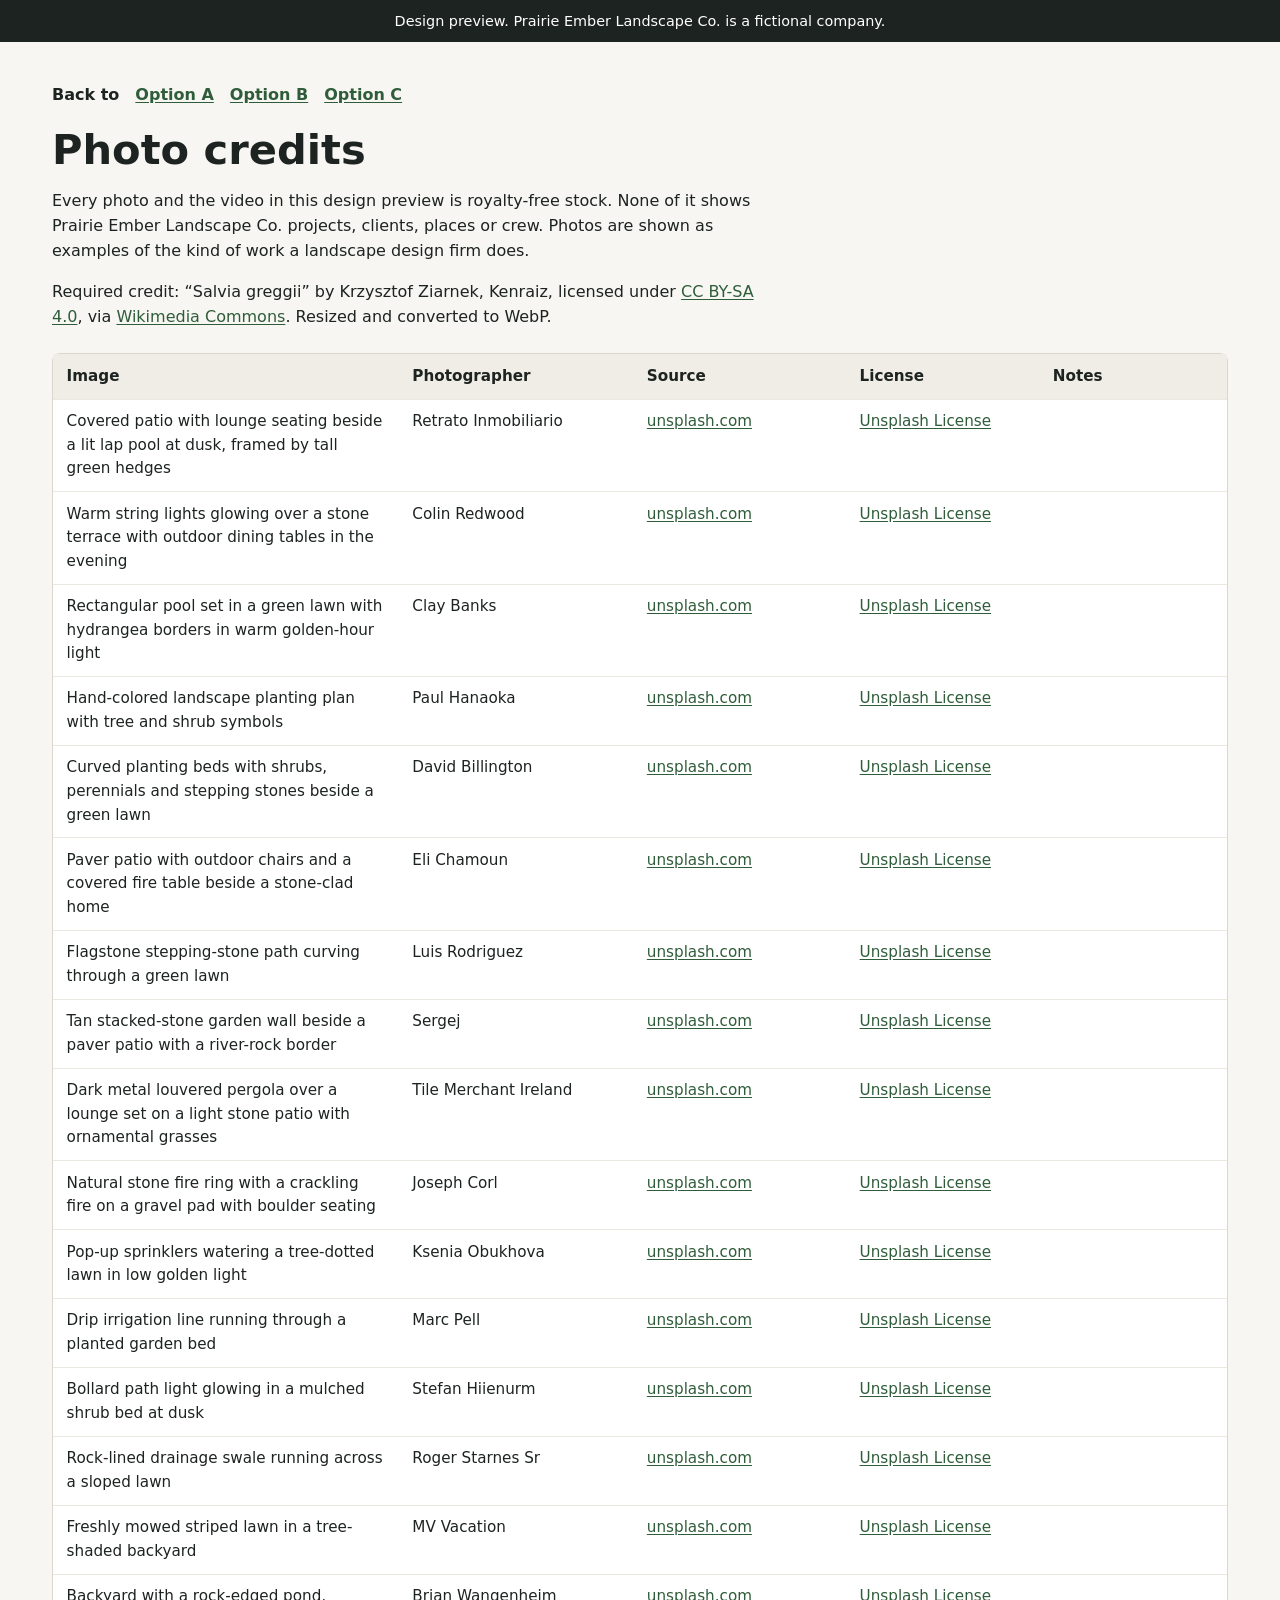
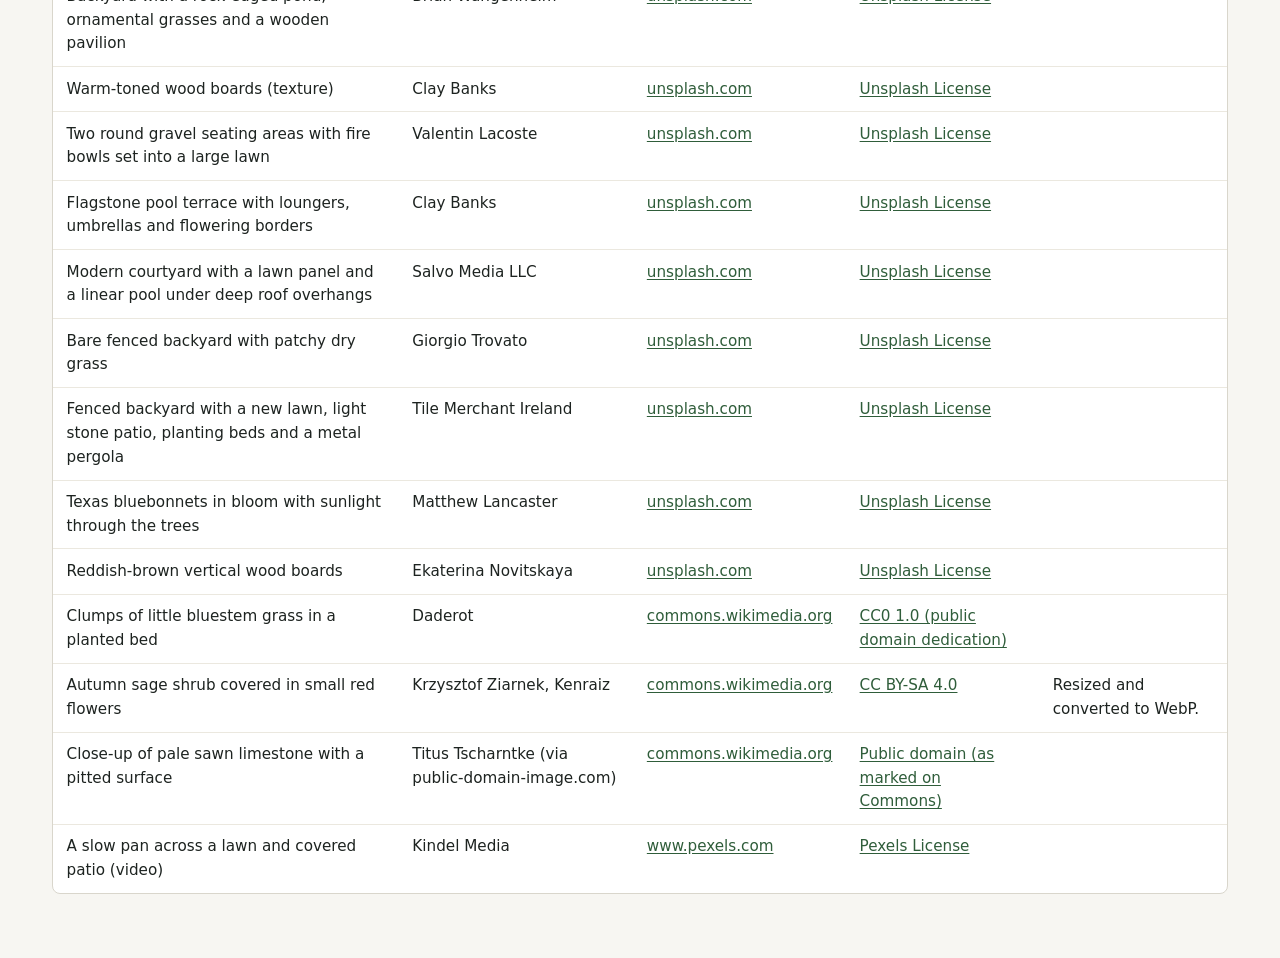
<file: credits.html>
<!doctype html>
<html lang="en">
<head>
<meta charset="utf-8">
<meta name="viewport" content="width=device-width, initial-scale=1">
<meta name="robots" content="noindex, nofollow">
<title>Photo credits | Prairie Ember Landscape Co. design preview</title>
<meta name="description" content="Credits for the royalty-free stock photos and video used in this design preview.">
<style>
  :root { color-scheme: light; }
  * { box-sizing: border-box; }
  html { font-size: clamp(100%, .5rem + .4vw, 125%); }
  body { margin: 0; font: 1rem/1.55 system-ui, -apple-system, "Segoe UI", sans-serif; color: #1d2320; background: #f7f6f2; }
  .bar { background: #1d2320; color: #fff; padding: .6rem 1rem; font-size: .9rem; text-align: center; }
  main { max-width: 76rem; margin: 0 auto; padding: 2rem 1.25rem 4rem; }
  h1 { font-size: clamp(1.8rem, 4vw, 2.6rem); line-height: 1.15; margin: .5rem 0 .75rem; }
  p { max-width: 46rem; }
  a { color: #2f5d3a; text-underline-offset: 2px; }
  a:focus-visible { outline: 3px solid #1a73e8; outline-offset: 2px; }
  .back { display: flex; flex-wrap: wrap; gap: .25rem 1rem; align-items: center; font-weight: 600; }
  .back a { display: inline-flex; align-items: center; min-height: 44px; }
  .visually-hidden { position: absolute; width: 1px; height: 1px; overflow: hidden; clip: rect(0 0 0 0); white-space: nowrap; }
  .table-wrap { margin-top: 1.5rem; border: 1px solid #d9d6cc; border-radius: 8px; background: #fff; }
  table { border-collapse: collapse; width: 100%; font-size: .95rem; }
  th, td { text-align: left; padding: .65rem .85rem; border-bottom: 1px solid #ebe8df; vertical-align: top; }
  th { background: #efede6; font-weight: 650; }
  tr:last-child td { border-bottom: 0; }
  th:last-child { width: 16%; }
  @media (max-width: 40rem) {
    thead { display: none; }
    tr { display: grid; padding: .75rem .85rem; border-bottom: 1px solid #ebe8df; }
    tr:last-child { border-bottom: 0; }
    td { border: 0; padding: .15rem 0; }
    td::before { content: attr(data-label) ": "; font-weight: 600; }
    td:empty { display: none; }
  }
</style>
</head>
<body>
<div class="bar" role="note">Design preview. Prairie Ember Landscape Co. is a fictional company.</div>
<main>
  <nav class="back" aria-label="Back to the design preview"><span>Back to</span> <a href="option-a/">Option A</a> <a href="option-b/">Option B</a> <a href="option-c/">Option C</a></nav>
  <h1>Photo credits</h1>
  <p>Every photo and the video in this design preview is royalty-free stock. None of it shows Prairie Ember Landscape Co. projects, clients, places or crew. Photos are shown as examples of the kind of work a landscape design firm does.</p>
  <p>Required credit: &ldquo;Salvia greggii&rdquo; by Krzysztof Ziarnek, Kenraiz, licensed under <a href="https://creativecommons.org/licenses/by-sa/4.0/">CC BY-SA 4.0</a>, via <a href="https://commons.wikimedia.org/wiki/File:Salvia_greggii_kz4.jpg">Wikimedia Commons</a>. Resized and converted to WebP.</p>
  <div class="table-wrap">
  <table>
    <caption class="visually-hidden">Stock photo and video credits</caption>
    <thead><tr><th scope="col">Image</th><th scope="col">Photographer</th><th scope="col">Source</th><th scope="col">License</th><th scope="col">Notes</th></tr></thead>
    <tbody>
      <tr><td data-label="Image">Covered patio with lounge seating beside a lit lap pool at dusk, framed by tall green hedges</td><td data-label="Photographer">Retrato Inmobiliario</td><td data-label="Source"><a href="https://unsplash.com/photos/_ELoYrhi3ao">unsplash.com</a></td><td data-label="License"><a href="https://unsplash.com/license">Unsplash License</a></td><td data-label="Notes"></td></tr>
      <tr><td data-label="Image">Warm string lights glowing over a stone terrace with outdoor dining tables in the evening</td><td data-label="Photographer">Colin Redwood</td><td data-label="Source"><a href="https://unsplash.com/photos/kzX1Vv6-Wgk">unsplash.com</a></td><td data-label="License"><a href="https://unsplash.com/license">Unsplash License</a></td><td data-label="Notes"></td></tr>
      <tr><td data-label="Image">Rectangular pool set in a green lawn with hydrangea borders in warm golden-hour light</td><td data-label="Photographer">Clay Banks</td><td data-label="Source"><a href="https://unsplash.com/photos/zO3aXA0cukg">unsplash.com</a></td><td data-label="License"><a href="https://unsplash.com/license">Unsplash License</a></td><td data-label="Notes"></td></tr>
      <tr><td data-label="Image">Hand-colored landscape planting plan with tree and shrub symbols</td><td data-label="Photographer">Paul Hanaoka</td><td data-label="Source"><a href="https://unsplash.com/photos/40JmKOnu6Cc">unsplash.com</a></td><td data-label="License"><a href="https://unsplash.com/license">Unsplash License</a></td><td data-label="Notes"></td></tr>
      <tr><td data-label="Image">Curved planting beds with shrubs, perennials and stepping stones beside a green lawn</td><td data-label="Photographer">David Billington</td><td data-label="Source"><a href="https://unsplash.com/photos/DqxQhT2HsM4">unsplash.com</a></td><td data-label="License"><a href="https://unsplash.com/license">Unsplash License</a></td><td data-label="Notes"></td></tr>
      <tr><td data-label="Image">Paver patio with outdoor chairs and a covered fire table beside a stone-clad home</td><td data-label="Photographer">Eli Chamoun</td><td data-label="Source"><a href="https://unsplash.com/photos/iKQzPI3pwV4">unsplash.com</a></td><td data-label="License"><a href="https://unsplash.com/license">Unsplash License</a></td><td data-label="Notes"></td></tr>
      <tr><td data-label="Image">Flagstone stepping-stone path curving through a green lawn</td><td data-label="Photographer">Luis Rodriguez</td><td data-label="Source"><a href="https://unsplash.com/photos/EQtcBKA8DNk">unsplash.com</a></td><td data-label="License"><a href="https://unsplash.com/license">Unsplash License</a></td><td data-label="Notes"></td></tr>
      <tr><td data-label="Image">Tan stacked-stone garden wall beside a paver patio with a river-rock border</td><td data-label="Photographer">Sergej</td><td data-label="Source"><a href="https://unsplash.com/photos/R1qv7DLqD-c">unsplash.com</a></td><td data-label="License"><a href="https://unsplash.com/license">Unsplash License</a></td><td data-label="Notes"></td></tr>
      <tr><td data-label="Image">Dark metal louvered pergola over a lounge set on a light stone patio with ornamental grasses</td><td data-label="Photographer">Tile Merchant Ireland</td><td data-label="Source"><a href="https://unsplash.com/photos/lCmZqcHM-OY">unsplash.com</a></td><td data-label="License"><a href="https://unsplash.com/license">Unsplash License</a></td><td data-label="Notes"></td></tr>
      <tr><td data-label="Image">Natural stone fire ring with a crackling fire on a gravel pad with boulder seating</td><td data-label="Photographer">Joseph Corl</td><td data-label="Source"><a href="https://unsplash.com/photos/yfVthSxgv8A">unsplash.com</a></td><td data-label="License"><a href="https://unsplash.com/license">Unsplash License</a></td><td data-label="Notes"></td></tr>
      <tr><td data-label="Image">Pop-up sprinklers watering a tree-dotted lawn in low golden light</td><td data-label="Photographer">Ksenia Obukhova</td><td data-label="Source"><a href="https://unsplash.com/photos/qo-b_CFngso">unsplash.com</a></td><td data-label="License"><a href="https://unsplash.com/license">Unsplash License</a></td><td data-label="Notes"></td></tr>
      <tr><td data-label="Image">Drip irrigation line running through a planted garden bed</td><td data-label="Photographer">Marc Pell</td><td data-label="Source"><a href="https://unsplash.com/photos/3f7AWW0YWAA">unsplash.com</a></td><td data-label="License"><a href="https://unsplash.com/license">Unsplash License</a></td><td data-label="Notes"></td></tr>
      <tr><td data-label="Image">Bollard path light glowing in a mulched shrub bed at dusk</td><td data-label="Photographer">Stefan Hiienurm</td><td data-label="Source"><a href="https://unsplash.com/photos/tfNRLxMuoW8">unsplash.com</a></td><td data-label="License"><a href="https://unsplash.com/license">Unsplash License</a></td><td data-label="Notes"></td></tr>
      <tr><td data-label="Image">Rock-lined drainage swale running across a sloped lawn</td><td data-label="Photographer">Roger Starnes Sr</td><td data-label="Source"><a href="https://unsplash.com/photos/dWOdCI-PR0s">unsplash.com</a></td><td data-label="License"><a href="https://unsplash.com/license">Unsplash License</a></td><td data-label="Notes"></td></tr>
      <tr><td data-label="Image">Freshly mowed striped lawn in a tree-shaded backyard</td><td data-label="Photographer">MV Vacation</td><td data-label="Source"><a href="https://unsplash.com/photos/zXH4Y7bRu3Y">unsplash.com</a></td><td data-label="License"><a href="https://unsplash.com/license">Unsplash License</a></td><td data-label="Notes"></td></tr>
      <tr><td data-label="Image">Backyard with a rock-edged pond, ornamental grasses and a wooden pavilion</td><td data-label="Photographer">Brian Wangenheim</td><td data-label="Source"><a href="https://unsplash.com/photos/viFjmGv4SxE">unsplash.com</a></td><td data-label="License"><a href="https://unsplash.com/license">Unsplash License</a></td><td data-label="Notes"></td></tr>
      <tr><td data-label="Image">Warm-toned wood boards (texture)</td><td data-label="Photographer">Clay Banks</td><td data-label="Source"><a href="https://unsplash.com/photos/OtBwtMTTxWQ">unsplash.com</a></td><td data-label="License"><a href="https://unsplash.com/license">Unsplash License</a></td><td data-label="Notes"></td></tr>
      <tr><td data-label="Image">Two round gravel seating areas with fire bowls set into a large lawn</td><td data-label="Photographer">Valentin Lacoste</td><td data-label="Source"><a href="https://unsplash.com/photos/T8Zgr41A6ZE">unsplash.com</a></td><td data-label="License"><a href="https://unsplash.com/license">Unsplash License</a></td><td data-label="Notes"></td></tr>
      <tr><td data-label="Image">Flagstone pool terrace with loungers, umbrellas and flowering borders</td><td data-label="Photographer">Clay Banks</td><td data-label="Source"><a href="https://unsplash.com/photos/xvnPgm6lnAs">unsplash.com</a></td><td data-label="License"><a href="https://unsplash.com/license">Unsplash License</a></td><td data-label="Notes"></td></tr>
      <tr><td data-label="Image">Modern courtyard with a lawn panel and a linear pool under deep roof overhangs</td><td data-label="Photographer">Salvo Media LLC</td><td data-label="Source"><a href="https://unsplash.com/photos/ylzGfY-xzBY">unsplash.com</a></td><td data-label="License"><a href="https://unsplash.com/license">Unsplash License</a></td><td data-label="Notes"></td></tr>
      <tr><td data-label="Image">Bare fenced backyard with patchy dry grass</td><td data-label="Photographer">Giorgio Trovato</td><td data-label="Source"><a href="https://unsplash.com/photos/7QsuRL5q2uU">unsplash.com</a></td><td data-label="License"><a href="https://unsplash.com/license">Unsplash License</a></td><td data-label="Notes"></td></tr>
      <tr><td data-label="Image">Fenced backyard with a new lawn, light stone patio, planting beds and a metal pergola</td><td data-label="Photographer">Tile Merchant Ireland</td><td data-label="Source"><a href="https://unsplash.com/photos/L525hiR2XeI">unsplash.com</a></td><td data-label="License"><a href="https://unsplash.com/license">Unsplash License</a></td><td data-label="Notes"></td></tr>
      <tr><td data-label="Image">Texas bluebonnets in bloom with sunlight through the trees</td><td data-label="Photographer">Matthew Lancaster</td><td data-label="Source"><a href="https://unsplash.com/photos/-UdY4SE227U">unsplash.com</a></td><td data-label="License"><a href="https://unsplash.com/license">Unsplash License</a></td><td data-label="Notes"></td></tr>
      <tr><td data-label="Image">Reddish-brown vertical wood boards</td><td data-label="Photographer">Ekaterina Novitskaya</td><td data-label="Source"><a href="https://unsplash.com/photos/KugwNl9jX1Q">unsplash.com</a></td><td data-label="License"><a href="https://unsplash.com/license">Unsplash License</a></td><td data-label="Notes"></td></tr>
      <tr><td data-label="Image">Clumps of little bluestem grass in a planted bed</td><td data-label="Photographer">Daderot</td><td data-label="Source"><a href="https://commons.wikimedia.org/wiki/File:Schizachyrium_scoparium_-_Coastal_Maine_Botanical_Gardens_-_DSC03064.jpg">commons.wikimedia.org</a></td><td data-label="License"><a href="https://creativecommons.org/publicdomain/zero/1.0/">CC0 1.0 (public domain dedication)</a></td><td data-label="Notes"></td></tr>
      <tr><td data-label="Image">Autumn sage shrub covered in small red flowers</td><td data-label="Photographer">Krzysztof Ziarnek, Kenraiz</td><td data-label="Source"><a href="https://commons.wikimedia.org/wiki/File:Salvia_greggii_kz4.jpg">commons.wikimedia.org</a></td><td data-label="License"><a href="https://creativecommons.org/licenses/by-sa/4.0/">CC BY-SA 4.0</a></td><td data-label="Notes">Resized and converted to WebP.</td></tr>
      <tr><td data-label="Image">Close-up of pale sawn limestone with a pitted surface</td><td data-label="Photographer">Titus Tscharntke (via public-domain-image.com)</td><td data-label="Source"><a href="https://commons.wikimedia.org/wiki/File:Sawn_limestone_block_texture.jpg">commons.wikimedia.org</a></td><td data-label="License"><a href="https://commons.wikimedia.org/wiki/File:Sawn_limestone_block_texture.jpg">Public domain (as marked on Commons)</a></td><td data-label="Notes"></td></tr>
      <tr><td data-label="Image">A slow pan across a lawn and covered patio (video)</td><td data-label="Photographer">Kindel Media</td><td data-label="Source"><a href="https://www.pexels.com/video/video-of-a-backyard-7578543/">www.pexels.com</a></td><td data-label="License"><a href="https://www.pexels.com/license/">Pexels License</a></td><td data-label="Notes"></td></tr>
    </tbody>
  </table>
  </div>
</main>
</body>
</html>
</file>
<file: option-a/styles.css>
/* =====================================================================
   Prairie Ember Landscape Co. | Option A: Golden hour
   Dark forest surfaces, warm amber light, Fraunces + Hanken Grotesk.
   Signature effects (warmth comes from the photographs): slow photo parallax, photos that "light up" as they enter,
   and the process drawn as one line from consult to care.
   ===================================================================== */

@layer reset, base, layout, components, sections, utilities;

/* ---------- Tokens ---------- */
:root {
  --ink: #0b1310;
  --ink-2: #0e1813;
  --forest: #122019;
  --forest-2: #182a21;
  --forest-3: #20372b;
  --moss: #34503f;

  --cream: #f4ecdc;
  --cream-2: #d4cab6;
  --cream-3: #b3a991;

  --amber: #f0b45a;
  --amber-hi: #f6c97f;
  --amber-deep: #d98a2b;
  --ember: #e0773a;
  --on-amber: #1b1206;

  --line: rgb(244 236 220 / 0.12);
  --line-2: rgb(244 236 220 / 0.22);
  --amber-wash: color-mix(in oklch, var(--amber), transparent 88%);

  --font-display: "Fraunces", "Iowan Old Style", "Palatino Linotype", Georgia, serif;
  --font-body: "Hanken Grotesk", "Helvetica Neue", Arial, system-ui, sans-serif;

  --max: 78rem;
  --max-wide: 78rem; /* aligned with --max so every section shares one left edge */
  --gutter: clamp(1.25rem, 4vw, 3rem);
  --section-y: clamp(4.5rem, 8vw, 7.5rem);

  --radius-photo: 2px;  /* photographs: crisp, print-like edges */
  --radius: 4px;        /* panels, labels, controls */
  --radius-lg: 10px;    /* the before/after frame and form, the two objects you handle */

  --ease-out: cubic-bezier(0.16, 1, 0.3, 1);
  --ease-soft: cubic-bezier(0.25, 0.8, 0.25, 1);

  --header-h: 4.5rem;
  color-scheme: dark;
}

/* Scale the whole system up on very large screens so 3200px does not look tiny */
@media (min-width: 2200px) { :root { font-size: 112.5%; } }
@media (min-width: 2800px) { :root { font-size: 125%; } }

/* ---------- Reset ---------- */
@layer reset {
  *, *::before, *::after { box-sizing: border-box; }
  html { -webkit-text-size-adjust: 100%; text-size-adjust: 100%; }
  body, h1, h2, h3, h4, p, figure, blockquote, ul, ol, dl, dd, fieldset { margin: 0; }
  ul[class], ol[class] { list-style: none; padding: 0; }
  fieldset { border: 0; padding: 0; min-width: 0; }
  img { display: block; max-width: 100%; height: auto; }
  input, select, textarea, button { font: inherit; color: inherit; }
  button { cursor: pointer; }
}

/* ---------- Base ---------- */
@layer base {
  html { scroll-behavior: smooth; scroll-padding-top: calc(var(--header-h) + 1rem); }
  @media (prefers-reduced-motion: reduce) { html { scroll-behavior: auto; } }

  body {
    background: var(--ink);
    color: var(--cream);
    font-family: var(--font-body);
    font-size: 1.0625rem;
    line-height: 1.65;
    -webkit-font-smoothing: antialiased;
    -moz-osx-font-smoothing: grayscale;
    text-rendering: optimizeLegibility;
  }

  a { color: var(--amber-hi); text-decoration-thickness: 1px; text-underline-offset: 0.2em; }
  a:hover { color: var(--cream); }

  :focus-visible {
    outline: 2px solid var(--amber-hi);
    outline-offset: 3px;
    border-radius: 2px;
  }

  ::selection { background: var(--amber); color: var(--on-amber); }

  h1, h2, h3 { font-family: var(--font-display); font-weight: 400; line-height: 1.1; text-wrap: balance; }
  p { text-wrap: pretty; }
  em { font-style: italic; }
}

/* ---------- Layout ---------- */
@layer layout {
  .container { width: min(100% - 2 * var(--gutter), var(--max)); margin-inline: auto; }
  .container--wide { width: min(100% - 2 * var(--gutter), var(--max-wide)); }
  .section { position: relative; padding-block: var(--section-y); isolation: isolate; }
}

/* ---------- Components ---------- */
@layer components {

  /* Skip link */
  .skip-link {
    position: absolute; left: 1rem; top: -4rem; z-index: 100;
    background: var(--amber); color: var(--on-amber);
    padding: 0.75rem 1.25rem; border-radius: var(--radius); font-weight: 600; text-decoration: none;
    transition: top 0.2s;
  }
  .skip-link:focus { top: 1rem; }

  /* Preview bar */
  .preview-bar {
    background: #f1e6cf;
    color: #2a1f0e;
    font-size: 0.8125rem;
    line-height: 1.45;
    text-align: center;
    padding: 0.55rem var(--gutter);
  }
  .preview-bar p { max-width: 62rem; margin-inline: auto; }

  /* Tags ("Sample") */
  .tag {
    display: inline-block;
    vertical-align: 0.12em;
    font-family: var(--font-body);
    font-style: normal;
    font-size: 0.6875rem;
    font-weight: 700;
    letter-spacing: 0.08em;
    text-transform: uppercase;
    line-height: 1;
    padding: 0.32em 0.6em 0.3em;
    color: var(--amber-hi);
    border: 1px solid color-mix(in oklch, var(--amber), transparent 45%);
    background: color-mix(in oklch, var(--amber), transparent 90%);
    border-radius: 2px;
    white-space: nowrap;
  }
  .tag--dark { color: var(--amber-hi); background: rgb(11 19 16 / 0.82); border-color: rgb(246 201 127 / 0.6); }

  /* Eyebrows & headings */
  .eyebrow {
    display: inline-flex; align-items: center; gap: 0.85rem;
    font-size: 0.78rem; font-weight: 600; letter-spacing: 0.18em; text-transform: uppercase;
    color: var(--amber);
  }
  /* Kicker: used only where the heading alone would not name the topic */
  .kicker {
    font-family: var(--font-display); font-style: italic; font-weight: 400;
    font-size: clamp(1.05rem, 1.3vw, 1.25rem); line-height: 1.3; color: var(--amber-hi);
  }
  .kicker + .section-title { margin-top: 0.6rem; }

  .section-title {
    margin-top: 0;
    font-size: clamp(2.5rem, 4.6vw, 4.25rem);
    font-variation-settings: "opsz" 144;
    font-weight: 350;
    letter-spacing: -0.02em;
    line-height: 1.04;
  }
  .section-title em { color: var(--amber-hi); font-weight: 300; white-space: nowrap; }
  .section-title--xl { font-size: clamp(2.5rem, 5.4vw, 5rem); }

  .section-lede { color: var(--cream-2); font-size: clamp(1.05rem, 1.3vw, 1.2rem); max-width: 34rem; }

  .section-head { margin-bottom: clamp(3rem, 6vw, 5rem); }
  .section-head--split { display: grid; gap: 1.5rem; align-items: end; }
  @media (min-width: 900px) {
    .section-head--split { grid-template-columns: 1.35fr 1fr; gap: 4rem; }
    .section-head--split .section-lede { justify-self: end; padding-bottom: 0.6rem; }
  }
  .section-head--center { text-align: center; max-width: 48rem; margin-inline: auto; }

  /* Buttons */
  .btn {
    --b-bg: transparent; --b-fg: var(--cream); --b-bd: var(--line-2);
    position: relative;
    display: inline-flex; align-items: center; justify-content: center; gap: 0.6rem;
    min-height: 44px; padding: 0.7rem 1.35rem;
    font-family: var(--font-body); font-size: 0.95rem; font-weight: 600; letter-spacing: 0.01em;
    line-height: 1.2; text-align: center; text-decoration: none;
    color: var(--b-fg); background: var(--b-bg);
    border: 1px solid var(--b-bd); border-radius: var(--radius);
    transition: background-color 0.35s var(--ease-soft), color 0.35s var(--ease-soft),
                border-color 0.35s var(--ease-soft), transform 0.35s var(--ease-out), box-shadow 0.35s var(--ease-soft);
  }
  .btn:hover { transform: translateY(-1px); }
  .btn:active { transform: translateY(0); }
  .btn--amber {
    --b-bg: var(--amber); --b-fg: var(--on-amber); --b-bd: var(--amber);
    box-shadow: 0 10px 28px -14px rgb(0 0 0 / 0.7);
  }
  .btn--amber:hover {
    --b-bg: var(--amber-hi); --b-bd: var(--amber-hi); color: var(--on-amber);
    box-shadow: 0 16px 34px -14px rgb(0 0 0 / 0.75);
  }
  .btn--ghost:hover { --b-bd: var(--cream); background: rgb(244 236 220 / 0.06); color: var(--cream); }
  .btn--lg { min-height: 52px; padding: 0.9rem 1.75rem; font-size: 1rem; }
  .btn--block { width: 100%; }

  /* Secondary action as a plain link, not a second button */
  .link-arrow {
    display: inline-flex; align-items: center; gap: 0.55rem; min-height: 52px; padding-inline: 0;
    color: var(--cream); font-weight: 600; text-decoration: underline;
    text-decoration-color: rgb(246 201 127 / 0.7); text-underline-offset: 0.35em;
    text-shadow: 0 1px 14px rgb(0 0 0 / 0.7);
  }
  .link-arrow span { transition: transform 0.45s var(--ease-out); }
  .link-arrow:hover { color: var(--amber-hi); }
  .link-arrow:hover span { transform: translateX(4px); }

  /* Header */
  .site-header {
    position: sticky; top: 0; z-index: 50;
    background: rgb(11 19 16 / 0.78);
    -webkit-backdrop-filter: blur(14px) saturate(140%);
    backdrop-filter: blur(14px) saturate(140%);
    border-bottom: 1px solid var(--line);
  }
  @supports not ((backdrop-filter: blur(1px)) or (-webkit-backdrop-filter: blur(1px))) {
    .site-header { background: rgb(11 19 16 / 0.97); }
  }
  .site-header__inner {
    width: min(100% - 2 * var(--gutter), var(--max)); margin-inline: auto;
    min-height: var(--header-h);
    display: flex; align-items: center; gap: 1rem;
  }

  .wordmark {
    display: inline-flex; flex-direction: column; line-height: 1; text-decoration: none; color: var(--cream);
    margin-right: auto;
  }
  .wordmark:hover { color: var(--cream); }
  .wordmark__name {
    font-family: var(--font-display); font-size: 1.35rem; font-weight: 450; letter-spacing: -0.01em;
    font-variation-settings: "opsz" 72;
  }
  .wordmark__sub {
    margin-top: 0.3rem; font-size: 0.62rem; font-weight: 600; letter-spacing: 0.32em; text-transform: uppercase;
    color: var(--amber);
  }

  .site-nav ul { display: flex; gap: 0.25rem; list-style: none; margin: 0; padding: 0; }
  .site-nav a {
    position: relative; display: inline-flex; align-items: center; min-height: 44px; padding: 0 0.8rem;
    color: var(--cream-2); text-decoration: none; font-size: 0.92rem; font-weight: 500;
  }
  .site-nav a::after {
    content: ""; position: absolute; left: 0.8rem; right: 0.8rem; bottom: 0.7rem; height: 1px;
    background: var(--amber); transform: scaleX(0); transform-origin: left; transition: transform 0.45s var(--ease-out);
  }
  .site-nav a:hover { color: var(--cream); }
  .site-nav a:hover::after, .site-nav a:focus-visible::after { transform: scaleX(1); }

  .btn--header { min-height: 44px; padding: 0.55rem 1.1rem; font-size: 0.875rem; flex-shrink: 0; }
  .btn__short { display: none; }

  .menu-toggle {
    display: none; align-items: center; gap: 0.55rem;
    min-height: 44px; padding: 0 0.85rem;
    background: transparent; border: 1px solid var(--line-2); border-radius: var(--radius); color: var(--cream);
    font-size: 0.875rem; font-weight: 600;
  }
  .menu-toggle__bars, .menu-toggle__bars::before {
    display: block; width: 16px; height: 1.5px; background: currentColor; position: relative; transition: transform 0.3s var(--ease-out);
  }
  .menu-toggle__bars::before { content: ""; position: absolute; top: 5px; }
  .menu-toggle__bars { transform: translateY(-2.5px); }
  .menu-toggle[aria-expanded="true"] .menu-toggle__bars { transform: rotate(45deg); }
  .menu-toggle[aria-expanded="true"] .menu-toggle__bars::before { transform: translateY(-5px) rotate(-90deg); }

  /* Mobile header */
  @media (max-width: 1099px) {
    .site-header__inner { flex-wrap: wrap; }
    /* Without JS: nav shows as a wrapped row so every anchor stays reachable */
    .site-nav { order: 10; width: 100%; padding-bottom: 0.5rem; }
    .site-nav ul { flex-wrap: wrap; }
    .site-nav a { padding: 0 0.6rem; min-height: 40px; }
    .site-nav a::after { left: 0.6rem; right: 0.6rem; bottom: 0.55rem; }

    /* With JS: compact menu toggle */
    .js .menu-toggle { display: inline-flex; order: 2; }
    .js .btn--header { order: 3; }
    .js .site-nav { display: none; }
    .js .site-nav.is-open { display: block; padding-bottom: 1rem; }
    .js .site-nav.is-open ul { flex-direction: column; gap: 0; border-top: 1px solid var(--line); padding-top: 0.5rem; }
    .js .site-nav.is-open a { min-height: 48px; font-family: var(--font-display); font-size: 1.35rem; color: var(--cream); }
  }
  @media (max-width: 1099px) { html:not(.js) .site-header { position: relative; } }
  @media (max-width: 640px) {
    .btn__long { display: none; }
    .btn__short { display: inline; }
    .js .menu-toggle__label { position: absolute; width: 1px; height: 1px; overflow: hidden; clip: rect(0 0 0 0); }
    .js .menu-toggle { padding: 0 0.8rem; }
    .wordmark__name { font-size: 1.2rem; }
    .wordmark__sub { font-size: 0.56rem; letter-spacing: 0.26em; }
  }
  @media (max-width: 380px) {
    .btn--header { padding-inline: 0.85rem; font-size: 0.8125rem; }
  }

  /* License line */
  .license { margin-top: 0.85rem; font-size: 0.82rem; color: var(--cream-2); line-height: 1.5; }
  .license--panel {
    margin-top: 1.5rem; padding: 0.9rem 1.1rem; border: 1px solid var(--line-2); border-radius: var(--radius);
    background: rgb(11 19 16 / 0.4); color: var(--cream);
  }

  /* Reveal (only hidden once JS has added .js and motion is allowed) */
  @media (prefers-reduced-motion: no-preference) {
    .js .reveal {
      opacity: 0; transform: translateY(28px);
      transition: opacity 1.1s var(--ease-out), transform 1.1s var(--ease-out);
      transition-delay: var(--d, 0ms);
    }
    .js .reveal.is-in { opacity: 1; transform: none; }
    /* Headings arrive in place, without the rise */
    .js .reveal.reveal--fade { transform: none; transition: opacity 1.4s var(--ease-soft); }
    /* Photos stay put and brighten, like garden lights coming on */
    .js .reveal.reveal--light {
      opacity: 1; transform: none; filter: brightness(0.32) saturate(0.6);
      transition: filter 1.9s var(--ease-soft); transition-delay: var(--d, 0ms);
    }
    .js .reveal.reveal--light.is-in { filter: none; }
  }

  .visually-hidden {
    position: absolute !important; width: 1px; height: 1px; padding: 0; margin: -1px;
    overflow: hidden; clip: rect(0 0 0 0); white-space: nowrap; border: 0;
  }
}

/* ---------- Sections ---------- */
@layer sections {

  /* ===== Hero ===== */
  .hero {
    position: relative;
    min-height: min(100vh - 2.5rem, 62.5rem);
    min-height: min(calc(100svh - 2.5rem), 62.5rem);
    display: grid; place-items: end center;
    overflow: hidden; isolation: isolate;
    padding: calc(var(--header-h) + 2rem) var(--gutter) 4.5rem;
    margin-top: calc(-1 * var(--header-h));
    background: var(--ink);
  }
  .hero__media { position: absolute; inset: 0; z-index: -2; overflow: hidden; }
  .hero__media img {
    position: absolute; left: 0; top: -10%; width: 100%; height: 120%;
    object-fit: cover; object-position: 50% 55%;
    will-change: transform;
  }
  .hero__scrim {
    position: absolute; inset: 0; z-index: -1;
    background:
      linear-gradient(90deg, rgb(8 14 11 / 0.62) 0%, rgb(8 14 11 / 0.45) 38%, rgb(8 14 11 / 0.12) 68%, transparent 85%),
      linear-gradient(180deg, rgb(8 14 11 / 0.72) 0%, rgb(8 14 11 / 0.35) 30%, rgb(8 14 11 / 0.42) 62%, rgb(11 19 16 / 0.96) 96%, var(--ink) 100%);
  }
  .hero__scrim::after {
    /* warm dusk wash from the horizon */
    content: ""; position: absolute; inset: 0;
    background: radial-gradient(ellipse 60% 40% at 70% 85%, rgb(240 160 70 / 0.16), transparent 70%);
    mix-blend-mode: screen;
  }
  .hero__content { width: min(100%, var(--max)); text-align: left; }
  .hero__content > * { max-width: 44rem; }
  .hero__content > .hero__title { max-width: 62rem; }
  .hero__eyebrow { color: var(--amber-hi); text-shadow: 0 1px 12px rgb(0 0 0 / 0.6); }
  .hero__title {
    margin-top: 1.4rem;
    font-size: clamp(3.1rem, 8.2vw, 7.75rem);
    font-weight: 330;
    font-variation-settings: "opsz" 144, "SOFT" 30;
    letter-spacing: -0.035em;
    line-height: 0.98;
    text-shadow: 0 2px 40px rgb(0 0 0 / 0.45);
  }
  .hero__title .line { display: block; }
  .hero__title em { font-weight: 300; color: var(--amber-hi); }
  .hero__lede {
    margin: 1.75rem 0 0; max-width: 38rem;
    font-size: clamp(1.05rem, 1.45vw, 1.25rem); line-height: 1.6; color: #ece3d1;
    text-shadow: 0 1px 18px rgb(0 0 0 / 0.65);
  }
  .hero__actions { margin-top: 2.25rem; display: flex; flex-wrap: wrap; align-items: center; gap: 0.85rem 1.75rem; justify-content: flex-start; }
  .hero__meta {
    margin-top: 2.5rem;
    display: flex; flex-wrap: wrap; justify-content: flex-start; gap: 0.5rem 1.75rem;
    font-size: 0.85rem; color: var(--cream-2);
  }
  .hero__meta li { display: inline-flex; align-items: center; gap: 0.5rem; }
  .hero__meta li + li::before { content: ""; width: 4px; height: 4px; border-radius: 50%; background: var(--amber); margin-right: 1.25rem; margin-left: -0.5rem; }
  @media (max-width: 640px) {
    .hero__meta { flex-direction: column; align-items: flex-start; gap: 0.4rem; }
    .hero__meta li + li::before { display: none; }
    .hero__actions .btn { width: 100%; }
    /* the hero content is bottom-aligned: keep its last line above the bottom-left switcher */
    .hero { padding-bottom: 6.5rem; }
  }

  /* Hero load sequence */
  @media (prefers-reduced-motion: no-preference) {
    .hero__eyebrow, .hero__title .line, .hero__lede, .hero__actions, .hero__meta {
      animation: rise 1.4s var(--ease-out) both;
    }
    .hero__eyebrow { animation-delay: 0.15s; }
    .hero__title .line:nth-child(1) { animation-delay: 0.3s; }
    .hero__title .line:nth-child(2) { animation-delay: 0.45s; }
    .hero__lede { animation-delay: 0.7s; }
    .hero__actions { animation-delay: 0.85s; }
    .hero__meta { animation-delay: 1s; }
    .hero__media img { animation: settle 2.8s var(--ease-out) both; }
  }
  @keyframes rise { from { opacity: 0; transform: translateY(22px); filter: blur(4px); } to { opacity: 1; transform: none; filter: none; } }
  @keyframes settle { from { opacity: 0.4; scale: 1.06; } to { opacity: 1; scale: 1; } }

  /* ===== Services ===== */
  .services { background: linear-gradient(180deg, var(--ink) 0%, var(--forest) 100%); }
  .service-grid { display: grid; gap: 1.25rem; grid-template-columns: 1fr; }
  @media (min-width: 640px) { .service-grid { grid-template-columns: repeat(2, 1fr); } }
  @media (min-width: 1100px) { .service-grid { grid-template-columns: repeat(4, 1fr); gap: 1.5rem; } }

  .service {
    position: relative; display: flex; flex-direction: column;
    background: rgb(244 236 220 / 0.03);
    border: 1px solid var(--line);
    border-radius: var(--radius-photo);
    overflow: hidden;
    transition: border-color 0.5s var(--ease-soft), background-color 0.5s var(--ease-soft), transform 0.6s var(--ease-out);
  }
  .service:hover { border-color: rgb(240 180 90 / 0.45); background: rgb(244 236 220 / 0.05); transform: translateY(-4px); }
  .service__img { position: relative; aspect-ratio: 16 / 9; overflow: hidden; }
  @media (min-width: 640px) { .service__img { aspect-ratio: 4 / 3; } }
  .service__img::after {
    content: ""; position: absolute; inset: 0;
    background: linear-gradient(180deg, transparent 30%, rgb(14 25 19 / 0.72) 62%, rgb(14 25 19 / 0.96) 100%);
  }
  /* The service name sits on the photo's lower edge, where the dusk grade is darkest */
  .service__title {
    position: absolute; z-index: 1; left: 1.4rem; right: 1.4rem; bottom: 0.95rem;
    font-size: clamp(1.4rem, 1.7vw, 1.65rem); font-weight: 400; letter-spacing: -0.01em; line-height: 1.12;
    color: var(--cream); text-shadow: 0 1px 16px rgb(0 0 0 / 0.6);
  }
  /* Shared golden-hour grade so daylight stock sits inside the dusk palette */
  .service__img img, .gallery__item img, .ba__pane img, .water__photo img {
    filter: saturate(0.88) sepia(0.14) brightness(0.9) contrast(1.04);
  }
  .service__img img { width: 100%; height: 100%; object-fit: cover; transition: transform 1.2s var(--ease-out), filter 0.8s; }
  .service:hover .service__img img { transform: scale(1.05); filter: saturate(1) sepia(0.06) brightness(0.98) contrast(1.04); }
  .service__body { padding: 0.9rem 1.4rem 1.6rem; flex: 1; border-top: 1px solid rgb(240 180 90 / 0.35); }
  .service p { color: var(--cream-2); font-size: 0.97rem; line-height: 1.6; }
  .service p + p { margin-top: 0.6rem; }
  .service .license { color: var(--cream); }

  /* stagger */
  .service-grid > :nth-child(4n + 2) { --d: 80ms; }
  .service-grid > :nth-child(4n + 3) { --d: 160ms; }
  .service-grid > :nth-child(4n + 4) { --d: 240ms; }

  /* ===== Work / gallery ===== */
  .gallery-section { background: var(--forest); }
  .gallery-section::after {
    content: ""; position: absolute; inset: auto 0 0 0; height: 40%; z-index: -1;
    background: linear-gradient(180deg, transparent, var(--ink-2));
  }
  .gallery { display: grid; gap: 0.75rem; grid-template-columns: repeat(2, 1fr); }
  .gallery__item--feature { grid-column: 1 / -1; }
  @media (max-width: 639px) {
    /* small tiles: caption sits below the photo instead of covering it */
    .gallery__item:not(.gallery__item--feature) { aspect-ratio: auto; background: none; overflow: visible; border-radius: 0; }
    .gallery__item:not(.gallery__item--feature) img { aspect-ratio: 4 / 3; height: auto; border-radius: var(--radius-photo); }
    .gallery__item:not(.gallery__item--feature)::after { display: none; }
    .gallery__item:not(.gallery__item--feature) figcaption { position: static; padding: 0.5rem 0.1rem 0.25rem; background: none; font-size: 0.82rem; line-height: 1.35; color: var(--cream-2); }
  }
  @media (min-width: 640px) { .gallery { gap: 1rem; } }
  @media (min-width: 960px) {
    .gallery { grid-template-columns: 1.6fr 1fr 1fr; grid-template-rows: repeat(2, minmax(0, 1fr)); gap: 1.25rem; }
    .gallery__item--feature { grid-column: 1; grid-row: 1 / span 2; }
  }
  .gallery__item {
    position: relative; overflow: hidden; border-radius: var(--radius-photo);
    aspect-ratio: 4 / 3; background: var(--forest-2);
  }
  @media (min-width: 960px) {
    .gallery__item { aspect-ratio: 4 / 3.1; }
    .gallery__item--feature { aspect-ratio: auto; }
  }
  .gallery__item img { width: 100%; height: 100%; object-fit: cover; transition: transform 1.6s var(--ease-out); }
  .gallery__item::after {
    /* warm low-sun wash from the top corner */
    content: ""; position: absolute; inset: 0; pointer-events: none; mix-blend-mode: soft-light;
    background: linear-gradient(200deg, rgb(240 170 80 / 0.35), transparent 55%);
  }
  .gallery__item figcaption { z-index: 1; }
  .gallery__item:hover img { transform: scale(1.04); }
  .gallery__item figcaption {
    position: absolute; inset: auto 0 0 0;
    padding: 2.5rem 1.1rem 0.95rem;
    font-size: 0.9rem; font-weight: 500; color: var(--cream);
    background: linear-gradient(180deg, rgb(8 14 11 / 0.55), rgb(8 14 11 / 0.88));
  }
  .gallery__item--feature figcaption { text-wrap: balance; padding: 4rem 1.75rem 1.5rem; font-family: var(--font-display); font-size: clamp(1.15rem, 1.6vw, 1.5rem); }
  .gallery > :nth-child(2) { --d: 80ms; }
  .gallery > :nth-child(3) { --d: 160ms; }
  .gallery > :nth-child(4) { --d: 120ms; }
  .gallery > :nth-child(5) { --d: 200ms; }

  /* Before / after */
  .ba-wrap {
    margin-top: clamp(4rem, 8vw, 7rem);
    display: grid; gap: 2rem; align-items: center;
  }
  @media (min-width: 960px) { .ba-wrap { grid-template-columns: 1.65fr 1fr; gap: clamp(2.5rem, 5vw, 5rem); } }

  /* No-JS default: two labeled images side by side */
  .ba { position: relative; display: grid; gap: 0.75rem; grid-template-columns: 1fr 1fr; }
  .ba__pane { position: relative; overflow: hidden; border-radius: var(--radius-photo); aspect-ratio: 3 / 2; }
  .ba__pane img { width: 100%; height: 100%; object-fit: cover; }
  .ba__label {
    position: absolute; top: 0.85rem; display: inline-flex; align-items: center; gap: 0.5rem;
    padding: 0.4rem 0.75rem; border-radius: var(--radius);
    background: rgb(8 14 11 / 0.82); color: var(--cream);
    font-size: 0.8rem; font-weight: 600; letter-spacing: 0.04em;
  }
  .ba__label--before { left: 0.85rem; }
  .ba__label--after { right: 0.85rem; }
  .ba__handle, .ba__range { display: none; }

  /* JS: overlay slider */
  .ba-frame {
    padding: clamp(0.5rem, 1vw, 0.85rem);
    border-radius: calc(var(--radius-lg) + 0.6rem);
    background: linear-gradient(160deg, #2a2316, #141a14 55%, #0d130f);
    border: 1px solid rgb(240 180 90 / 0.28);
    box-shadow: 0 50px 100px -40px rgb(0 0 0 / 0.9);
  }
  .js .ba { display: block; aspect-ratio: 3 / 2; border-radius: var(--radius-lg); overflow: hidden; --pos: 50%; }
  .js .ba::after {
    content: ""; position: absolute; inset: 0; z-index: 3; pointer-events: none; border-radius: inherit;
    box-shadow: inset 0 0 90px rgb(8 14 11 / 0.55);
  }
  .js .ba__pane { position: absolute; inset: 0; border-radius: 0; aspect-ratio: auto; }
  .js .ba__pane--before { z-index: 2; clip-path: inset(0 calc(100% - var(--pos)) 0 0); }
  .js .ba__pane--after { z-index: 1; }
  .js .ba__handle {
    display: block; position: absolute; z-index: 3; top: 0; bottom: 0; left: var(--pos);
    width: 2px; margin-left: -1px; background: var(--amber-hi); pointer-events: none;
    box-shadow: 0 0 0 1px rgb(8 14 11 / 0.35);
  }
  .js .ba__knob {
    position: absolute; top: 50%; left: 50%; width: 52px; height: 52px; transform: translate(-50%, -50%);
    border-radius: 50%; background: var(--amber); box-shadow: 0 0 0 2px var(--ink), 0 6px 24px rgb(0 0 0 / 0.5);
    display: grid; place-items: center;
  }
  .js .ba__knob::before {
    content: "\2039\2002\203A"; color: var(--on-amber); font-size: 1.5rem; font-weight: 700; line-height: 1; margin-top: -0.1em;
  }
  .js .ba__range {
    display: block; position: absolute; inset: 0; z-index: 4; width: 100%; height: 100%; margin: 0;
    opacity: 0; cursor: ew-resize; touch-action: pan-y;
  }
  .js .ba:has(.ba__range:focus-visible) { outline: 2px solid var(--amber-hi); outline-offset: 4px; }
  .js .ba:has(.ba__range:focus-visible) .ba__knob { box-shadow: 0 0 0 4px var(--ink), 0 0 0 6px var(--amber-hi); }

  .ba-note { display: flex; align-items: center; gap: 0.6rem; flex-wrap: wrap; font-size: 0.92rem; font-weight: 600; color: var(--cream); }
  .ba-title { margin-top: 1.25rem; font-size: clamp(1.75rem, 2.8vw, 2.6rem); font-weight: 350; letter-spacing: -0.015em; }
  .ba-copy > p:not(.ba-note):not(.ba-hint) { margin-top: 1.1rem; color: var(--cream-2); }
  .ba-hint { display: none; margin-top: 1.25rem; font-size: 0.85rem; color: var(--cream-3); font-style: italic; }
  .js .ba-hint { display: block; }

  /* ===== Process ===== */
  .process { background: var(--ink-2); overflow: hidden; }
  /* The order is carried by one line: down the left edge on small screens, across on wide ones.
     It ends in an arrow because care continues after the build. */
  .steps {
    --node: 0.95rem;
    position: relative; display: grid; gap: 2.75rem;
    max-width: 40rem; margin-inline: auto; padding-left: 2.5rem;
  }
  .steps::before {
    content: ""; position: absolute; left: calc(var(--node) / 2 - 0.5px); top: 0.55rem; bottom: 1.2rem; width: 1px;
    background: linear-gradient(180deg, var(--amber), rgb(240 180 90 / 0.55));
  }
  .steps::after {
    content: ""; position: absolute; left: calc(var(--node) / 2 - 0.3rem); bottom: 1.05rem;
    width: 0.6rem; height: 0.6rem; border-right: 1px solid var(--amber); border-bottom: 1px solid var(--amber);
    transform: rotate(45deg); transform-origin: center;
  }
  .step { position: relative; }
  .step__node {
    position: absolute; left: -2.5rem; top: 0.55rem;
    width: var(--node); height: var(--node); border-radius: 50%;
    background: var(--amber); box-shadow: 0 0 0 5px var(--ink-2);
  }
  .step:last-child .step__node { background: var(--ink-2); border: 1px solid var(--amber); }
  @media (min-width: 1100px) {
    .steps { grid-template-columns: repeat(4, 1fr); gap: 0; max-width: none; padding-left: 0; padding-top: 2.75rem; }
    .steps::before {
      left: 0; right: 0.9rem; top: calc(var(--node) / 2 - 0.5px); bottom: auto; width: auto; height: 1px;
      background: linear-gradient(90deg, var(--amber), var(--amber) 80%, rgb(240 180 90 / 0.6));
      transform-origin: left center;
    }
    .steps::after { left: auto; right: 0.9rem; bottom: auto; top: calc(var(--node) / 2 - 0.3rem); transform: rotate(-45deg); }
    .step { padding-right: clamp(1.5rem, 3vw, 3rem); }
    .step__node { left: 0; top: -2.75rem; }
    /* the line draws left to right as the section scrolls in */
    @supports (animation-timeline: view()) {
      @media (prefers-reduced-motion: no-preference) {
        .steps::before { animation: draw-line linear both; animation-timeline: view(); animation-range: entry 20% cover 45%; }
        .steps::after { animation: show-arrow linear both; animation-timeline: view(); animation-range: cover 40% cover 46%; }
      }
    }
  }
  .step__title { font-size: clamp(1.9rem, 2.6vw, 2.5rem); font-weight: 350; letter-spacing: -0.015em; }
  .step p { margin-top: 0.85rem; color: var(--cream-2); font-size: 0.98rem; }
  .step .step__time { margin-top: 1.25rem; padding-top: 1rem; border-top: 1px dashed var(--line-2); color: var(--cream); font-size: 0.9rem; }
  .step .step__time .tag { margin-right: 0.35rem; }
  .steps > :nth-child(2) { --d: 140ms; }
  .steps > :nth-child(3) { --d: 280ms; }
  .steps > :nth-child(4) { --d: 420ms; }
  @keyframes draw-line { from { transform: scaleX(0); } to { transform: scaleX(1); } }
  @keyframes show-arrow { from { opacity: 0; } to { opacity: 1; } }

  /* ===== Plans ===== */
  .plans { background: linear-gradient(180deg, var(--ink-2), var(--forest) 60%, var(--forest)); }
  .tiers { display: grid; gap: 1.25rem; align-items: stretch; }
  @media (min-width: 900px) { .tiers { grid-template-columns: 1fr 1.12fr 1fr; gap: 1.5rem; align-items: stretch; padding-block: 1rem; } }
  .tier {
    position: relative; display: flex; flex-direction: column;
    padding: 2.25rem 2rem 2rem;
    border: 1px solid var(--line-2); border-radius: var(--radius);
    background: rgb(11 19 16 / 0.45);
  }
  .tier--featured {
    background: linear-gradient(180deg, rgb(240 180 90 / 0.12), rgb(240 180 90 / 0.03) 55%), var(--forest-2);
    border-color: rgb(240 180 90 / 0.7);
    box-shadow: 0 40px 80px -40px rgb(0 0 0 / 0.8);
  }
  @media (min-width: 900px) { .tier--featured { margin-block: -1rem; padding-block: 3rem 3.25rem; } }
  /* Plain label inside the card, no floating pill */
  .tier__badge {
    display: flex; align-items: center; gap: 0.6rem; margin-bottom: 0.6rem;
    font-size: 0.9rem; font-weight: 600; color: var(--amber-hi);
  }
  .tier__badge::before { content: ""; width: 1.5rem; height: 1px; background: var(--amber); }
  .tier__name { font-size: 2rem; font-weight: 350; }
  .tier__price {
    margin-top: 1rem; font-family: var(--font-display); font-size: clamp(2.6rem, 3.6vw, 3.25rem); line-height: 1;
    font-weight: 330; letter-spacing: -0.02em; font-variation-settings: "opsz" 144;
  }
  .tier--featured .tier__price { color: var(--amber-hi); }
  .tier__from, .tier__per { font-family: var(--font-body); font-size: 0.9rem; font-weight: 500; letter-spacing: 0; color: var(--cream-2); }
  .tier__per { display: block; margin-top: 0.5rem; }
  .tier__sample { margin-top: 0.85rem; }
  .tier__list { margin: 1.5rem 0 2rem; padding-top: 1.5rem; border-top: 1px solid var(--line); display: grid; gap: 0.7rem; flex: 1; align-content: start; }
  .tier__list li { position: relative; padding-left: 1.6rem; color: var(--cream); }
  .tier__list li::before {
    content: ""; position: absolute; left: 0; top: 0.62em; width: 0.7rem; height: 1px; background: var(--amber);
  }
  .tiers > :nth-child(2) { --d: 100ms; }
  .tiers > :nth-child(3) { --d: 200ms; }

  .starts {
    margin-top: clamp(3rem, 6vw, 5rem); padding-top: 2.5rem; border-top: 1px solid var(--line);
    display: grid; gap: 1.5rem;
  }
  @media (min-width: 1000px) { .starts { grid-template-columns: 12rem 1fr; column-gap: 2.5rem; } }
  .starts__title { font-size: 1.5rem; font-weight: 350; }
  .starts__title .tag { margin-left: 0.25rem; }
  .starts__list { display: grid; gap: 1rem 1.5rem; grid-template-columns: repeat(auto-fit, minmax(12.5rem, 1fr)); }
  .starts__list div { border-left: 1px solid rgb(240 180 90 / 0.5); padding-left: 1rem; }
  .starts__list dt { font-size: 0.85rem; color: var(--cream-2); }
  .starts__list dd { font-family: var(--font-display); font-size: 1.25rem; margin-top: 0.15rem; white-space: nowrap; }
  .starts__note { grid-column: 1 / -1; font-size: 0.9rem; color: var(--cream-2); }
  @media (min-width: 1000px) { .starts__note { grid-column: 2; } }

  /* ===== Water-wise ===== */
  .water { background: var(--forest); }
  .water__grid { display: grid; gap: clamp(3rem, 6vw, 5rem); }
  @media (min-width: 1000px) {
    .water__grid { grid-template-columns: 1fr 1fr; align-items: start; column-gap: clamp(3rem, 5vw, 5rem); row-gap: 1.5rem; }
    .water__grid > .irrigation { grid-column: 1 / -1; }
  }
  .water__intro .section-lede { margin-top: 1.5rem; }
  .water__photos { margin-top: 2.5rem; display: grid; grid-template-columns: 1fr 1fr; gap: 1rem; align-items: start; }
  .water__photo img { border-radius: var(--radius-photo); aspect-ratio: 3 / 4; width: 100%; object-fit: cover; }
  .water__photo--b { margin-top: 3rem; }
  @media (min-width: 1000px) { .water__photo--b { margin-top: 6rem; } }
  .water__photo figcaption { margin-top: 0.65rem; font-size: 0.78rem; line-height: 1.45; color: var(--cream-3); }
  .water__photo figcaption a { color: var(--cream-2); }

  .plants, .irrigation {
    padding: clamp(1.75rem, 3vw, 2.5rem);
    border: 1px solid var(--line); border-radius: var(--radius);
    background: rgb(11 19 16 / 0.42);
  }
  .irrigation { background: linear-gradient(160deg, rgb(240 180 90 / 0.07), rgb(11 19 16 / 0.42) 60%); }
  .plants__title, .irrigation__title { font-size: 1.75rem; font-weight: 350; }
  .plants__sub { margin-top: 0.35rem; font-family: var(--font-display); font-style: italic; font-size: 1.05rem; color: var(--cream-2); }
  .plants__list { margin-top: 1.5rem; }
  .plants__list li {
    display: grid; grid-template-columns: 1fr; gap: 0.1rem;
    padding: 0.9rem 0; border-top: 1px solid var(--line);
  }
  @media (min-width: 560px) {
    .plants__list li { grid-template-columns: 9.5rem 1fr; column-gap: 1.25rem; }
    .plants__list li .plants__note { grid-column: 2; }
  }
  .plants__name { font-family: var(--font-display); font-size: 1.15rem; grid-row: span 2; }
  .plants__bot { font-family: var(--font-display); font-size: 0.95rem; color: var(--amber-hi); }
  .plants__list i { font-family: var(--font-display); font-size: 0.95rem; color: var(--amber-hi); }
  .plants__note { font-size: 0.88rem; color: var(--cream-2); }
  .irrigation__list { margin-top: 1.25rem; display: grid; gap: 0.9rem 3rem; }
  @media (min-width: 900px) { .irrigation__list { grid-template-columns: 1fr 1fr; } }
  .irrigation__list li { position: relative; padding-left: 1.6rem; color: var(--cream-2); }
  .irrigation__list li::before { content: ""; position: absolute; left: 0; top: 0.55em; width: 7px; height: 7px; border-radius: 50%; background: var(--amber); }

  /* ===== Reviews band ===== */
  .reviews {
    position: relative; overflow: hidden; isolation: isolate;
    padding-block: clamp(6rem, 13vw, 11rem);
  }
  .reviews__media { position: absolute; inset: 0; z-index: -2; overflow: hidden; }
  .reviews__media img { position: absolute; left: 0; top: -12%; width: 100%; height: 124%; object-fit: cover; object-position: 50% 50%; will-change: transform; }
  .reviews__scrim {
    position: absolute; inset: 0; z-index: -1;
    background:
      radial-gradient(ellipse 50% 22% at 50% 20%, rgb(11 19 16 / 0.55), transparent 100%),
      linear-gradient(180deg, var(--forest) 0%, rgb(11 19 16 / 0.32) 22%, rgb(11 19 16 / 0.45) 78%, var(--ink) 100%),
      radial-gradient(ellipse at 70% 30%, rgb(240 160 70 / 0.12), transparent 60%);
  }
  .reviews__inner { position: relative; }
  .reviews .section-head { text-shadow: 0 2px 24px rgb(0 0 0 / 0.7); }
  .reviews .section-title { color: #fbf5e8; }
  /* One dark panel over the photo: a lead quote, two shorter ones beside it */
  .quotes {
    display: grid; max-width: 68rem; margin-inline: auto;
    border: 1px solid rgb(244 236 220 / 0.16); border-radius: var(--radius);
    background: rgb(11 19 16 / 0.86);
  }
  @media (min-width: 900px) {
    .quotes { grid-template-columns: 1.4fr 1fr; }
    .quote--lead { grid-row: 1 / span 2; border-right: 1px solid var(--line); }
  }
  .quote { display: flex; flex-direction: column; padding: clamp(1.75rem, 3vw, 2.5rem); }
  .quote + .quote { border-top: 1px solid var(--line); }
  @media (min-width: 900px) { .quote--lead + .quote { border-top: 0; } }
  .quote blockquote { margin-top: 1.25rem; flex: 1; }
  .quote blockquote p {
    font-family: var(--font-display); font-size: clamp(1.2rem, 1.5vw, 1.4rem); font-weight: 330; line-height: 1.4; font-style: italic;
  }
  .quote--lead blockquote p { font-size: clamp(1.6rem, 2.6vw, 2.35rem); line-height: 1.25; font-weight: 300; }
  .quote blockquote p::before { content: "\201C"; color: var(--amber); margin-left: -0.45em; padding-right: 0.05em; }
  .quote blockquote p::after { content: "\201D"; color: var(--amber); }
  .quote figcaption { margin-top: 1.25rem; font-size: 0.88rem; color: var(--cream-2); }
  .quote--lead figcaption { margin-top: 2rem; padding-top: 1rem; border-top: 1px solid var(--line); }
  .quotes > :nth-child(2) { --d: 120ms; }
  .quotes > :nth-child(3) { --d: 240ms; }

  /* ===== Consultation ===== */
  .consult { background: var(--ink); overflow: hidden; }
  .consult__grid { display: grid; gap: clamp(3rem, 6vw, 5rem); }
  @media (min-width: 1000px) { .consult__grid { grid-template-columns: 1fr 1.05fr; align-items: start; } }
  .consult__intro .section-lede { margin-top: 1.5rem; }
  @media (min-width: 1000px) { .consult__intro { position: sticky; top: calc(var(--header-h) + 2rem); } }
  .consult__terms { margin-top: 1.25rem; font-size: 0.95rem; color: var(--cream); display: flex; gap: 0.6rem; align-items: baseline; flex-wrap: wrap; }

  .area { margin-top: 3rem; padding-top: 2rem; border-top: 1px solid var(--line); }
  .area__title { font-size: 1.5rem; font-weight: 350; color: var(--cream-2); }
  .area__list { margin-top: 1rem; display: flex; flex-wrap: wrap; gap: 0.1rem 1.6rem; }
  .area__list li {
    font-family: var(--font-display); font-size: clamp(1.6rem, 2.6vw, 2.25rem); font-weight: 330; letter-spacing: -0.01em; line-height: 1.3;
  }
  .area__list li { display: inline-flex; align-items: center; gap: 0.6rem; }
  .area__list li::before { content: ""; width: 6px; height: 6px; border-radius: 50%; background: var(--amber); }
  .area__base { margin-top: 1rem; color: var(--cream-2); font-size: 0.95rem; }

  .contact-list { margin-top: 2rem; display: grid; gap: 0.6rem; }
  .contact-list li { display: flex; flex-wrap: wrap; align-items: center; gap: 0.75rem; font-size: 1.1rem; }
  .contact-list a { display: inline-flex; align-items: center; min-height: 44px; color: var(--cream); font-family: var(--font-display); font-size: 1.35rem; text-decoration-color: rgb(240 180 90 / 0.6); }
  .contact-list a:hover { color: var(--amber-hi); }
  .contact-list__k { min-width: 3.5rem; font-size: 0.75rem; font-weight: 600; letter-spacing: 0.16em; text-transform: uppercase; color: var(--cream-3); }

  /* Form */
  .form-card {
    padding: clamp(1.5rem, 3.5vw, 2.75rem);
    border: 1px solid var(--line-2); border-radius: 14px;
    background: linear-gradient(180deg, var(--forest-2), var(--forest));
    box-shadow: 0 50px 100px -50px rgb(0 0 0 / 0.9), inset 0 1px 0 rgb(244 236 220 / 0.06);
  }
  .form__title { font-size: clamp(1.6rem, 2.2vw, 2rem); font-weight: 350; }
  .form__req { margin-top: 0.4rem; font-size: 0.85rem; color: var(--cream-2); }
  .form { display: grid; gap: 1.15rem; }
  .form__row { display: grid; gap: 1.15rem; }
  @media (min-width: 560px) { .form__row--2 { grid-template-columns: 1fr 1fr; } }
  .field { display: grid; gap: 0.4rem; }
  .field label, .field legend { font-size: 0.875rem; font-weight: 600; color: var(--cream); }
  .field legend { margin-bottom: 0.6rem; padding: 0; }
  .field input:not([type="checkbox"]), .field select, .field textarea {
    width: 100%; min-height: 48px; padding: 0.7rem 0.9rem;
    background: rgb(8 14 11 / 0.6); color: var(--cream);
    border: 1px solid rgb(244 236 220 / 0.45); border-radius: 6px;
    transition: border-color 0.25s, box-shadow 0.25s, background-color 0.25s;
  }
  .field select {
    appearance: none; -webkit-appearance: none; padding-right: 2.5rem;
    background-image: linear-gradient(45deg, transparent 50%, var(--amber) 50%), linear-gradient(135deg, var(--amber) 50%, transparent 50%);
    background-position: calc(100% - 1.2rem) 52%, calc(100% - 0.85rem) 52%;
    background-size: 0.35rem 0.35rem; background-repeat: no-repeat;
  }
  .field select option { background: var(--forest); color: var(--cream); }
  .field textarea { min-height: 7rem; resize: vertical; }
  .field input::placeholder, .field textarea::placeholder { color: var(--cream-3); opacity: 1; }
  .field input:hover, .field select:hover, .field textarea:hover { border-color: rgb(244 236 220 / 0.6); }
  .field input:focus-visible, .field select:focus-visible, .field textarea:focus-visible {
    outline: none; border-color: var(--amber-hi); box-shadow: 0 0 0 3px rgb(240 180 90 / 0.3); background: rgb(8 14 11 / 0.85);
  }
  .field input[type="file"] { padding: 0.65rem; font-size: 0.875rem; }
  .field--disabled label { color: var(--cream-2); }
  .field--disabled input { opacity: 0.7; cursor: not-allowed; border-style: dashed !important; }

  .checks { display: grid; gap: 0.25rem 1rem; grid-template-columns: 1fr; }
  @media (min-width: 420px) { .checks { grid-template-columns: 1fr 1fr; } }
  .check { display: flex; align-items: center; gap: 0.7rem; min-height: 44px; cursor: pointer; font-size: 0.95rem; color: var(--cream-2); }
  .check input {
    appearance: none; -webkit-appearance: none; flex-shrink: 0;
    width: 22px; height: 22px; margin: 0; border-radius: 5px;
    border: 1px solid rgb(244 236 220 / 0.45); background: rgb(8 14 11 / 0.6);
    display: grid; place-items: center; transition: background-color 0.2s, border-color 0.2s;
  }
  .check input::after {
    content: ""; width: 10px; height: 6px; border: 2px solid var(--on-amber); border-top: 0; border-right: 0;
    transform: rotate(-45deg) translate(1px, -1px) scale(0); transition: transform 0.2s var(--ease-out);
  }
  .check input:checked { background: var(--amber); border-color: var(--amber); }
  .check input:checked::after { transform: rotate(-45deg) translate(1px, -1px) scale(1); }
  .check input:focus-visible { outline: 2px solid var(--amber-hi); outline-offset: 2px; }
  .check:hover { color: var(--cream); }
  .check:has(input:checked) { color: var(--cream); }

  .hp { position: absolute !important; left: -10000px; top: auto; width: 1px; height: 1px; overflow: hidden; }

  .form__submit { display: flex; flex-wrap: wrap; align-items: center; gap: 0.75rem 1.25rem; margin-top: 0.5rem; }
  .form__note { font-size: 0.85rem; color: var(--cream-2); }
  .form__status:empty { display: none; }
  .form__status {
    padding: 0.9rem 1.1rem; border-radius: 6px;
    border: 1px solid rgb(240 180 90 / 0.6); background: rgb(240 180 90 / 0.1);
    color: var(--cream); font-weight: 600;
  }

  /* ===== Footer ===== */
  .site-footer {
    background: #08100c; border-top: 1px solid var(--line);
    padding-top: clamp(3.5rem, 7vw, 5.5rem);
    padding-bottom: 6rem; /* bottom 5rem kept clear for the option switcher */
    font-size: 0.92rem; color: var(--cream-2);
  }
  .footer__top { display: grid; gap: 2.5rem; }
  @media (min-width: 860px) { .footer__top { grid-template-columns: 1.4fr 1fr 1fr; gap: 3rem; } }
  .wordmark--footer { flex-direction: row; flex-wrap: wrap; align-items: baseline; gap: 0.6rem; margin: 0 0 1rem; }
  .wordmark--footer .wordmark__name { font-size: 1.75rem; }
  .footer__brand p:not(.wordmark) { max-width: 26rem; }
  .footer__h { font-family: var(--font-body); font-size: 0.75rem; font-weight: 600; letter-spacing: 0.18em; text-transform: uppercase; color: var(--amber); margin-bottom: 1rem; }
  .footer__col ul { display: grid; gap: 0.45rem; list-style: none; padding: 0; margin: 0; }
  .footer__col a { color: var(--cream); display: inline-flex; min-height: 32px; align-items: center; }
  .footer__bottom {
    margin-top: 3rem; padding-top: 1.75rem; border-top: 1px solid var(--line);
    display: flex; flex-wrap: wrap; gap: 0.5rem 2rem; justify-content: space-between; font-size: 0.85rem;
  }
  .footer__bottom a { color: var(--amber-hi); display: inline-flex; min-height: 32px; align-items: center; }
}

/* ---------- Reduced motion: kill everything non-essential ---------- */
@media (prefers-reduced-motion: reduce) {
  *, *::before, *::after { animation: none !important; transition-duration: 0.01ms !important; }
  .hero__media img, .reviews__media img { transform: none !important; }
}

/* ---------- Print ---------- */
@media print {
  .site-header, .preview-bar { position: static; }
  .hero__media, .reviews__media { display: none; }
}

/* Switcher side effect: the library switcher pads every direct child of <body> that is the last of its
   tag type (meant for the footer). These higher-specificity rules restore this page's own
   padding on everything except the footer. Remove with the switcher at launch. */
.skip-link.skip-link { padding-bottom: 0.75rem; }
.preview-bar.preview-bar { padding-bottom: 0.55rem; }
.site-header.site-header { padding-bottom: 0; }
body > main:not(#_) { padding-bottom: 0; }
</file>
<file: option-b/styles.css>
/* ==========================================================================
   Prairie Ember Landscape Co. | Option B: Garden journal
   Newsreader (editorial serif, light weights + italics) with Hanken Grotesk.
   Sage and cream palette, botanical line work, asymmetric spreads.
   ========================================================================== */

:root {
  /* Palette */
  /* Grounds are tinted toward sage, not toward paper-yellow. */
  --cream: #f1f0e4;
  --paper: #f9f9f2;
  --linen: #e4e4d3;
  --sage-100: #e2e7d8;
  --sage-200: #cdd6c0;
  --sage-300: #b2bfa1;
  --sage-500: #7d8e6c;   /* decorative lines only */
  --sage-600: #5d6e50;
  --sage-700: #46573c;   /* links, buttons */
  --sage-800: #34432d;
  --ink: #232e20;        /* body text */
  --ink-soft: #4f5948;   /* secondary text */
  /* Accent: Texas redbud bloom (pink-purple, March to April), from the plant list */
  --redbud: #8a2d62;     /* Sample tags, figure labels, focus ring */
  --redbud-100: #f4e3ea;
  --redbud-40: rgb(138 45 98 / 0.4); /* decorative rules only, never text */
  --line: #d3d4c1;

  /* Type */
  --font-serif: "Newsreader", "Iowan Old Style", Georgia, serif;
  --font-sans: "Hanken Grotesk", system-ui, -apple-system, "Segoe UI", sans-serif;

  --text-xs: 0.8125rem;
  --text-sm: 0.9375rem;
  --text-base: clamp(1rem, 0.96rem + 0.18vw, 1.0938rem);
  --text-lg: clamp(1.125rem, 1.05rem + 0.3vw, 1.25rem);
  --text-xl: clamp(1.35rem, 1.2rem + 0.6vw, 1.65rem);
  --text-2xl: clamp(1.9rem, 1.5rem + 1.6vw, 2.9rem);
  --text-3xl: clamp(2.4rem, 1.7rem + 2.8vw, 4.1rem);
  --text-hero: clamp(2.6rem, 1.6rem + 3.6vw, 4.6rem);

  /* Space */
  --space-1: 0.25rem;
  --space-2: 0.5rem;
  --space-3: 0.75rem;
  --space-4: 1rem;
  --space-5: 1.25rem;
  --space-6: 1.5rem;
  --space-8: 2rem;
  --space-10: 2.5rem;
  --space-12: 3rem;
  --space-16: 4rem;
  --space-20: 5rem;
  --section-y: clamp(4.5rem, 3rem + 6vw, 9rem);

  /* Radius by purpose: square-cut controls and labels, soft photos, one arch (hero) */
  --radius-xs: 2px;
  --radius-sm: 3px;
  --radius-md: 6px;
  --radius-lg: 10px;
  --radius-full: 999px;

  --shadow-soft: 0 1px 2px rgb(35 46 32 / 0.06), 0 8px 24px -12px rgb(35 46 32 / 0.18);
  --shadow-lift: 0 2px 4px rgb(35 46 32 / 0.06), 0 18px 40px -18px rgb(35 46 32 / 0.3);

  --ease: cubic-bezier(0.22, 0.61, 0.36, 1);
  --container: 77.5rem;
  --gutter: clamp(1.25rem, 0.6rem + 3vw, 3rem);
}

/* --------------------------------------------------------------------------
   Base
   -------------------------------------------------------------------------- */
*,
*::before,
*::after { box-sizing: border-box; }

html {
  -webkit-text-size-adjust: 100%;
  scroll-behavior: smooth;
  scroll-padding-top: 6rem;
}

body {
  margin: 0;
  font-family: var(--font-sans);
  font-size: var(--text-base);
  line-height: 1.6;
  color: var(--ink);
  background: var(--cream);
  text-rendering: optimizeLegibility;
  -webkit-font-smoothing: antialiased;
}

img, video, svg { display: block; max-width: 100%; }
img, video { height: auto; }

h1, h2, h3, p, ul, ol, dl, dd, figure, blockquote { margin: 0; }
ul[role="list"], ol[role="list"] { list-style: none; padding: 0; }

a { color: var(--sage-700); text-underline-offset: 0.2em; text-decoration-thickness: 1px; }
a:hover { color: var(--redbud); }

em { font-style: italic; }

:focus-visible {
  outline: 2px solid var(--redbud);
  outline-offset: 3px;
  border-radius: 2px;
}

.sprite { position: absolute; width: 0; height: 0; overflow: hidden; }

.container {
  width: min(100% - 2 * var(--gutter), var(--container));
  margin-inline: auto;
}

.skip-link {
  position: absolute;
  left: 50%;
  top: 0.5rem;
  transform: translate(-50%, -150%);
  z-index: 100;
  padding: 0.75rem 1.25rem;
  background: var(--ink);
  color: var(--paper);
  border-radius: var(--radius-md);
  font-weight: 600;
  text-decoration: none;
  transition: transform 150ms var(--ease);
}
.skip-link:focus { transform: translate(-50%, 0); color: var(--paper); }

/* --------------------------------------------------------------------------
   Shared bits
   -------------------------------------------------------------------------- */
.tag {
  display: inline-block;
  padding: 0.1em 0.55em 0.15em;
  font-family: var(--font-sans);
  font-size: 0.72rem;
  font-weight: 600;
  font-style: normal;
  letter-spacing: 0.08em;
  text-transform: uppercase;
  line-height: 1.5;
  color: var(--redbud);
  background: var(--redbud-100);
  border: 1px solid rgb(138 45 98 / 0.28);
  border-radius: var(--radius-xs);
  vertical-align: 0.12em;
  white-space: nowrap;
}
.tag--block { display: inline-block; }

.caption {
  font-family: var(--font-serif);
  font-style: italic;
  font-size: var(--text-sm);
  line-height: 1.45;
  color: var(--ink-soft);
}
.caption__fig {
  font-family: var(--font-sans);
  font-style: normal;
  font-size: 0.7rem;
  font-weight: 600;
  letter-spacing: 0.14em;
  text-transform: uppercase;
  color: var(--redbud);
  margin-right: 0.5em;
}

.section { padding-block: var(--section-y); position: relative; }

.section-title {
  font-family: var(--font-serif);
  font-weight: 300;
  font-size: var(--text-2xl);
  line-height: 1.12;
  letter-spacing: -0.01em;
  color: var(--ink);
  max-width: 20ch;
  font-variation-settings: "opsz" 60;
}
.section-title--xl { font-size: var(--text-3xl); max-width: 18ch; }

.section-lede {
  margin-top: var(--space-5);
  font-size: var(--text-lg);
  line-height: 1.55;
  color: var(--ink-soft);
  max-width: 46ch;
}

.license {
  font-size: var(--text-sm);
  font-weight: 600;
  color: var(--sage-800);
}
.license--block {
  margin-top: var(--space-8);
  padding: var(--space-4) var(--space-5);
  border-left: 2px solid var(--sage-500);
  background: var(--paper);
  border-radius: 0 var(--radius-md) var(--radius-md) 0;
}

/* Botanical line work */
.botanic {
  fill: none;
  stroke: var(--sage-500);
  stroke-width: 1.2;
  stroke-linecap: round;
  stroke-linejoin: round;
  pointer-events: none;
}
.js .botanic[data-draw],
.js .stages[data-draw] .stage__glyph {
  stroke-dasharray: 1;
  stroke-dashoffset: 1;
  transition: stroke-dashoffset 2.2s var(--ease);
}
.js .botanic[data-draw].is-drawn,
.js .stages[data-draw].is-drawn .stage__glyph { stroke-dashoffset: 0; }

/* Buttons */
.btn {
  display: inline-flex;
  align-items: center;
  justify-content: center;
  gap: 0.5rem;
  min-height: 44px;
  padding: 0.6rem 1.25rem;
  font-family: var(--font-sans);
  font-size: var(--text-sm);
  font-weight: 600;
  line-height: 1.25;
  text-align: center;
  text-decoration: none;
  border: 1px solid transparent;
  border-radius: var(--radius-sm);
  cursor: pointer;
  transition: background-color 180ms var(--ease), color 180ms var(--ease), border-color 180ms var(--ease), box-shadow 180ms var(--ease), transform 180ms var(--ease);
}
.btn--primary { background: var(--sage-700); color: var(--paper); }
.btn--primary:hover { background: var(--sage-800); color: var(--paper); box-shadow: var(--shadow-soft); transform: translateY(-1px); }
.btn--primary:active { transform: translateY(0); }
.btn--secondary { background: transparent; color: var(--sage-800); border-color: var(--sage-300); }
.btn--secondary:hover { background: var(--sage-100); color: var(--ink); border-color: var(--sage-500); }
.btn--link { padding-inline: 0.25rem; color: var(--sage-800); border-radius: var(--radius-sm); text-decoration: underline; text-decoration-color: var(--sage-300); text-underline-offset: 0.35em; }
.btn--link:hover { color: var(--redbud); text-decoration-color: currentColor; }
.btn--quiet { padding: 0.45rem 0.9rem 0.45rem 0.6rem; background: var(--paper); color: var(--sage-800); border-color: var(--line); font-family: var(--font-sans); font-style: normal; }
.btn--quiet:hover { border-color: var(--sage-500); color: var(--ink); }
.btn--quiet svg { width: 22px; height: 22px; fill: none; stroke: currentColor; stroke-width: 1.4; stroke-linejoin: round; }
.btn--lg { min-height: 52px; padding: 0.85rem 1.6rem; font-size: 1rem; }

/* --------------------------------------------------------------------------
   Preview bar + header
   -------------------------------------------------------------------------- */
.preview-bar {
  background: var(--ink);
  color: #eef0e6;
  font-size: 0.8125rem;
  line-height: 1.45;
  text-align: center;
  padding: 0.55rem var(--gutter);
}
.preview-bar p { max-width: 70rem; margin-inline: auto; }
.preview-bar strong { color: #fff; font-weight: 600; }

.site-header {
  position: sticky;
  top: 0;
  z-index: 50;
  background: rgb(241 240 228 / 0.92);
  -webkit-backdrop-filter: blur(10px);
  backdrop-filter: blur(10px);
  border-bottom: 1px solid var(--line);
}
.site-header__inner {
  width: min(100% - 2 * var(--gutter), var(--container));
  margin-inline: auto;
  display: grid;
  grid-template-columns: 1fr auto;
  grid-template-areas: "brand cta" "nav nav";
  align-items: center;
  column-gap: var(--space-4);
  padding-block: 0.6rem 0;
}
.wordmark {
  grid-area: brand;
  display: inline-flex;
  flex-direction: column;
  line-height: 1;
  color: var(--ink);
  text-decoration: none;
  padding-block: 0.25rem;
}
.wordmark:hover { color: var(--ink); }
.wordmark__name {
  font-family: var(--font-serif);
  white-space: nowrap;
  font-size: clamp(1.25rem, 1.1rem + 0.5vw, 1.45rem);
  font-weight: 400;
  letter-spacing: -0.01em;
}
.wordmark__sub {
  font-family: var(--font-serif);
  font-style: italic;
  font-weight: 300;
  font-size: 0.95rem;
  color: var(--sage-700);
  margin-top: 0.15rem;
}
.btn--header { grid-area: cta; font-size: 0.8125rem; padding: 0.5rem 1rem; white-space: nowrap; }
.btn__short { display: none; }
@media (max-width: 639.98px) {
  .btn__long { display: none; }
  .btn__short { display: inline; }
}
@media (max-width: 999.98px) {
  .site-nav { -webkit-mask-image: linear-gradient(90deg, #000 82%, transparent); mask-image: linear-gradient(90deg, #000 82%, transparent); }
  .site-nav ul { padding-right: 3rem; }
}

.site-nav { grid-area: nav; margin-inline: calc(var(--gutter) * -1); overflow-x: auto; scrollbar-width: none; }
.site-nav::-webkit-scrollbar { display: none; }
.site-nav ul { display: flex; gap: 0.25rem; list-style: none; margin: 0; padding: 0.35rem var(--gutter) 0.4rem; white-space: nowrap; }
.site-nav a {
  display: inline-flex;
  align-items: center;
  min-height: 40px;
  padding: 0 0.7rem;
  font-size: 0.875rem;
  font-weight: 500;
  color: var(--ink-soft);
  text-decoration: underline;
  text-decoration-color: transparent;
  text-underline-offset: 0.45em;
  transition: color 160ms var(--ease), text-decoration-color 160ms var(--ease);
}
.site-nav a:hover { color: var(--ink); text-decoration-color: var(--sage-500); }

@media (min-width: 1000px) {
  .site-header__inner {
    grid-template-columns: auto 1fr auto;
    grid-template-areas: "brand nav cta";
    padding-block: 0.75rem;
  }
  .wordmark { flex-direction: row; align-items: baseline; gap: 0.45rem; }
  .wordmark__sub { margin-top: 0; }
  .site-nav { margin-inline: 0; justify-self: center; overflow: visible; }
  .site-nav ul { padding: 0; }
  .btn--header { max-width: none; padding: 0.55rem 1.15rem; }
}

/* --------------------------------------------------------------------------
   Hero
   -------------------------------------------------------------------------- */
.hero {
  position: relative;
  padding-block: clamp(2.5rem, 1.5rem + 4vw, 5.5rem) clamp(3rem, 2rem + 4vw, 6rem);
  overflow: hidden;
}
.hero__inner {
  width: min(100% - 2 * var(--gutter), var(--container));
  margin-inline: auto;
  display: grid;
  gap: clamp(2.5rem, 1rem + 4vw, 5rem);
  align-items: center;
}
.kicker {
  display: flex;
  align-items: center;
  gap: 0.75rem;
  font-size: 0.78rem;
  font-weight: 600;
  letter-spacing: 0.16em;
  text-transform: uppercase;
  color: var(--sage-700);
  margin-bottom: var(--space-6);
}
.kicker__rule { width: 2.5rem; height: 2px; background: var(--redbud-40); flex: none; }
.hero__title {
  font-family: var(--font-serif);
  font-weight: 300;
  font-size: var(--text-hero);
  line-height: 1.02;
  letter-spacing: -0.02em;
  max-width: 14ch;
  font-variation-settings: "opsz" 72;
}
.hero__title em { display: block; color: var(--sage-700); }
.hero__lede {
  margin-top: var(--space-6);
  font-size: var(--text-lg);
  color: var(--ink-soft);
  max-width: 44ch;
}
.hero__actions {
  display: flex;
  flex-wrap: wrap;
  align-items: center;
  gap: var(--space-4) var(--space-6);
  margin-top: var(--space-8);
}
.hero__note {
  margin-top: var(--space-6);
  font-family: var(--font-serif);
  font-style: italic;
  font-size: var(--text-sm);
  color: var(--ink-soft);
}
.hero__note .tag { margin-right: 0.4rem; }

.hero__media { position: relative; }
@media (max-width: 599.98px) {
  :root { --section-y: 4rem; }
  .stages { gap: var(--space-8); }
  .stage:not(:last-child)::before { bottom: calc(var(--space-8) * -1 + 10px); }
  .stage:not(:last-child)::after { bottom: calc(var(--space-8) * -1 + 8px); }
}
@media (max-width: 899.98px) {
  .hero { padding-bottom: 4.5rem; }
  .preview-bar { font-size: 0.75rem; padding-block: 0.45rem; }
}
.hero__frame {
  position: relative;
  z-index: 1;
  aspect-ratio: 4 / 3;
  border-radius: 50% 50% var(--radius-lg) var(--radius-lg) / 28% 28% var(--radius-lg) var(--radius-lg);
  overflow: hidden;
  background: var(--sage-200);
  box-shadow: var(--shadow-lift);
  outline: 1px solid var(--line);
  outline-offset: 10px;
}
.hero__video { width: 100%; height: 100%; object-fit: cover; object-position: 35% 50%; transform: scale(1.04); }
.hero__caption-text { flex: 1 1 16rem; }
.hero__caption {
  display: flex;
  flex-wrap: wrap;
  align-items: center;
  justify-content: space-between;
  gap: var(--space-3) var(--space-5);
  margin-top: var(--space-6);
}
.hero__clip { flex: none; }

.botanic--hero {
  position: absolute;
  width: clamp(90px, 10vw, 150px);
  height: auto;
  aspect-ratio: 1 / 2;
  left: auto;
  right: calc(100% + 18px);
  bottom: 8%;
  z-index: 0;
  stroke: var(--sage-600);
  stroke-width: 1.1;
  display: none;
}

.video-toggle {
  position: absolute;
  right: 1rem;
  bottom: 1rem;
  display: none;
  place-items: center;
  width: 48px;
  height: 48px;
  padding: 0;
  border: 1px solid rgb(255 255 255 / 0.5);
  border-radius: 50%;
  background: rgb(35 46 32 / 0.72);
  color: #fff;
  cursor: pointer;
  transition: background-color 160ms var(--ease);
}
.js .video-toggle { display: grid; }
.video-toggle:hover { background: rgb(35 46 32 / 0.9); }
.video-toggle:focus-visible { outline: 3px solid #fff; outline-offset: 2px; box-shadow: 0 0 0 6px var(--ink); }
.video-toggle__icon { width: 22px; height: 22px; stroke: currentColor; stroke-width: 2.2; stroke-linecap: round; stroke-linejoin: round; fill: none; }
.video-toggle__icon--play { fill: currentColor; stroke-width: 1.5; }
.video-toggle .video-toggle__icon--play { display: none; }
.video-toggle.is-paused .video-toggle__icon--play { display: block; }
.video-toggle.is-paused .video-toggle__icon--pause { display: none; }

.hero__clip { display: none; }
.js .hero__clip { display: inline-flex; }

@media (min-width: 900px) {
  .hero { min-height: min(calc(100svh - 7rem), 1000px); display: grid; align-items: center; }
  .hero__inner { grid-template-columns: minmax(0, 1.2fr) minmax(0, 1fr); }
  .hero__frame {
    aspect-ratio: 5 / 6;
    border-radius: 50% 50% var(--radius-lg) var(--radius-lg) / 41.6% 41.6% var(--radius-lg) var(--radius-lg);
  }
  .hero__media { width: min(100%, calc(min(62svh, 41rem) * 5 / 6)); margin-inline: auto; }
  .botanic--hero { display: block; }
}

/* --------------------------------------------------------------------------
   Services
   -------------------------------------------------------------------------- */
.services { background: var(--paper); border-block: 1px solid var(--line); }
.services__grid { display: grid; gap: var(--space-12); }
.services__plate { margin-top: var(--space-10); max-width: 420px; }
.services__plate img { border-radius: var(--radius-md); box-shadow: var(--shadow-soft); aspect-ratio: 3 / 2; object-fit: cover; width: 100%; }
.services__plate .caption { margin-top: var(--space-3); }

.service-list { display: grid; gap: 0; border-top: 1px solid var(--line); }
.service {
  position: relative;
  padding: var(--space-6) 0;
  border-bottom: 1px solid var(--line);
}
.service__title {
  font-family: var(--font-serif);
  font-weight: 400;
  font-size: var(--text-xl);
  line-height: 1.2;
  margin-bottom: var(--space-2);
}
.service p { color: var(--ink-soft); max-width: 48ch; }
.service .license { color: var(--sage-800); margin-top: var(--space-3); }
.service__meta { margin-top: var(--space-3); font-size: var(--text-sm); font-family: var(--font-serif); font-style: italic; }
.service__meta .tag { margin-right: 0.35rem; }

@media (min-width: 700px) {
  .service-list { grid-template-columns: 1fr 1fr; column-gap: var(--space-10); }
}
@media (min-width: 1000px) {
  .services__grid { grid-template-columns: minmax(0, 5fr) minmax(0, 7fr); gap: var(--space-16); align-items: start; }
  .services__intro { position: sticky; top: 7rem; }
}

/* --------------------------------------------------------------------------
   Projects (centerpiece)
   -------------------------------------------------------------------------- */
.projects { overflow: hidden; }
.projects__head { position: relative; margin-bottom: clamp(2.5rem, 1.5rem + 3vw, 4.5rem); padding-right: clamp(0px, 24vw, 320px); }
@media (max-width: 799.98px) { .projects__head { padding-right: 0; } }
.botanic--fern {
  position: absolute;
  right: 0;
  bottom: 0.25rem;
  width: clamp(160px, 22vw, 300px);
  height: auto;
  aspect-ratio: 260 / 80;
  display: none;
}
@media (min-width: 800px) { .botanic--fern { display: block; } }

.spread { display: grid; gap: var(--space-10); }
.plate .plate__img {
  overflow: hidden;
  border-radius: var(--radius-sm);
  background: var(--linen);
}
.plate img {
  width: 100%;
  height: 100%;
  aspect-ratio: 3 / 2;
  object-fit: cover;
  transition: transform 900ms var(--ease);
}
.plate:hover img { transform: scale(1.025); }
.plate .caption { margin-top: var(--space-3); max-width: 42ch; }

.spread__note { position: relative; padding-top: var(--space-4); }
.pull {
  font-family: var(--font-serif);
  font-weight: 300;
  font-style: italic;
  font-size: var(--text-xl);
  line-height: 1.35;
  color: var(--sage-800);
  max-width: 26ch;
}
.botanic--grass { width: 150px; height: auto; aspect-ratio: 220 / 120; margin-bottom: var(--space-4); }

@media (min-width: 900px) {
  .spread {
    grid-template-columns: repeat(12, minmax(0, 1fr));
    column-gap: clamp(1.25rem, 0.5rem + 1.5vw, 2.5rem);
    row-gap: clamp(3rem, 2rem + 3vw, 5.5rem);
    align-items: start;
  }
  .plate--a { grid-column: 1 / 8; }
  .plate--b { grid-column: 8 / 13; margin-top: clamp(4rem, 2rem + 5vw, 8rem); }
  .plate--b img { aspect-ratio: 4 / 5; }
  .plate--c { grid-column: 2 / 6; }
  .plate--c img { aspect-ratio: 4 / 5; }
  .plate--d { grid-column: 6 / 13; margin-top: clamp(-6rem, -2rem - 3vw, -2rem); align-self: end; }
  .spread__note { grid-column: 1 / 5; align-self: center; }
  .plate--e { grid-column: 5 / 13; }
  .plate--e img { aspect-ratio: 16 / 9; }
}

/* Before and after */
.compare {
  display: grid;
  gap: var(--space-8);
  margin-top: clamp(4rem, 3rem + 4vw, 7.5rem);
  padding-top: clamp(3rem, 2rem + 3vw, 5rem);
  border-top: 1px solid var(--line);
}
.compare__title {
  font-family: var(--font-serif);
  font-weight: 300;
  font-size: var(--text-2xl);
  line-height: 1.1;
}
.compare__copy p { margin-top: var(--space-4); color: var(--ink-soft); max-width: 36ch; }
.ba .compare__label { margin-top: var(--space-3); font-size: var(--text-sm); font-weight: 600; color: var(--ink); }

/* No-JS: two labeled images side by side */
.ba__stage { display: grid; gap: var(--space-3); grid-template-columns: 1fr 1fr; }
.ba__pane { position: relative; overflow: hidden; border-radius: var(--radius-sm); }
.ba__pane img { width: 100%; aspect-ratio: 3 / 2; object-fit: cover; }
.ba__pane--before { order: -1; }
.ba__tag {
  position: absolute;
  top: 0.75rem;
  padding: 0.3rem 0.7rem;
  font-size: 0.75rem;
  font-weight: 600;
  letter-spacing: 0.06em;
  text-transform: uppercase;
  color: #fff;
  background: rgb(35 46 32 / 0.82);
  border-radius: var(--radius-xs);
}
.ba__tag--before { left: 0.75rem; }
.ba__tag--after { right: 0.75rem; }
.ba__range, .ba__handle { display: none; }

/* JS: overlay slider */
.js .ba__stage {
  display: block;
  position: relative;
  aspect-ratio: 3 / 2;
  overflow: hidden;
  border-radius: var(--radius-sm);
  --pos: 50%;
  touch-action: pan-y;
}
.js .ba__pane { position: absolute; inset: 0; border-radius: 0; }
.js .ba__pane img { height: 100%; }
.js .ba__pane--before { clip-path: inset(0 calc(100% - var(--pos)) 0 0); }
.js .ba__range {
  display: block;
  position: absolute;
  inset: 0;
  width: 100%;
  height: 100%;
  margin: 0;
  opacity: 0;
  cursor: ew-resize;
  z-index: 3;
  -webkit-appearance: none;
  appearance: none;
}
.js .ba__handle {
  display: block;
  position: absolute;
  top: 0;
  bottom: 0;
  left: var(--pos);
  width: 2px;
  margin-left: -1px;
  background: #fff;
  box-shadow: 0 0 0 1px rgb(35 46 32 / 0.25);
  z-index: 2;
  pointer-events: none;
}
.ba__knob {
  position: absolute;
  top: 50%;
  left: 50%;
  width: 48px;
  height: 48px;
  transform: translate(-50%, -50%);
  border-radius: 50%;
  background: var(--paper);
  box-shadow: var(--shadow-lift);
  border: 1px solid var(--line);
}
.ba__knob::before,
.ba__knob::after {
  content: "";
  position: absolute;
  top: 50%;
  width: 0;
  height: 0;
  border-block: 6px solid transparent;
  transform: translateY(-50%);
}
.ba__knob::before { left: 11px; border-right: 8px solid var(--sage-700); }
.ba__knob::after { right: 11px; border-left: 8px solid var(--sage-700); }
.js .ba__range:focus-visible + .ba__handle .ba__knob { outline: none; box-shadow: 0 0 0 3px #fff, 0 0 0 6px var(--redbud); }

@media (min-width: 900px) {
  .compare { grid-template-columns: minmax(0, 4fr) minmax(0, 8fr); gap: clamp(2rem, 1rem + 2vw, 3rem); align-items: center; }
}

/* --------------------------------------------------------------------------
   Process
   -------------------------------------------------------------------------- */
.process { background: var(--sage-100); }
.stages {
  position: relative;
  display: grid;
  gap: var(--space-10);
  margin-top: clamp(2.5rem, 1.5rem + 3vw, 4.5rem);
  max-width: 44rem;
}
/* Order is shown by the path between stages: a dashed line ending in an arrow. */
.stage {
  position: relative;
  display: grid;
  grid-template-columns: 72px minmax(0, 1fr);
  column-gap: var(--space-5);
  align-content: start;
}
.stage > :not(.stage__glyph) { grid-column: 2; }
.stage__glyph {
  grid-column: 1;
  grid-row: 1 / span 3;
  width: 72px;
  height: 72px;
  fill: none;
  stroke: var(--sage-700);
  stroke-width: 1.4;
  stroke-linecap: round;
  stroke-linejoin: round;
}
.stage:not(:last-child)::before {
  content: "";
  position: absolute;
  left: 36px;
  top: 84px;
  bottom: calc(var(--space-10) * -1 + 10px);
  border-left: 1px dashed var(--sage-500);
}
.stage:not(:last-child)::after {
  content: "";
  position: absolute;
  left: 32px;
  bottom: calc(var(--space-10) * -1 + 8px);
  width: 9px;
  height: 9px;
  border-right: 1px solid var(--sage-600);
  border-bottom: 1px solid var(--sage-600);
  transform: rotate(45deg);
}
.stage__title {
  font-family: var(--font-serif);
  font-weight: 400;
  font-size: var(--text-xl);
  margin: var(--space-2) 0 var(--space-3);
}
.stage p { color: var(--ink-soft); max-width: 34ch; }
.stage__time {
  margin-top: var(--space-4);
  padding-top: var(--space-3);
  border-top: 1px dashed var(--sage-300);
  font-family: var(--font-serif);
  font-style: italic;
  font-size: var(--text-sm);
}
.stage__time .tag { margin-right: 0.35rem; }

@media (min-width: 1100px) {
  .stages { grid-template-columns: repeat(4, minmax(0, 1fr)); column-gap: var(--space-10); max-width: none; }
  .stage { display: block; }
  .stage__glyph { margin-bottom: var(--space-4); }
  /* horizontal run from this glyph to the next one */
  .stage:not(:last-child)::before {
    left: 88px;
    right: calc(var(--space-10) * -1 + 14px);
    top: 59px;
    bottom: auto;
    border-left: 0;
    border-top: 1px dashed var(--sage-500);
  }
  .stage:not(:last-child)::after {
    left: auto;
    right: calc(var(--space-10) * -1 + 15px);
    top: 55px;
    bottom: auto;
    transform: rotate(-45deg);
  }
}

/* --------------------------------------------------------------------------
   Care plans
   -------------------------------------------------------------------------- */
.care__head { display: grid; gap: var(--space-4); margin-bottom: clamp(2.5rem, 1.5rem + 3vw, 4rem); }
.care__head .section-lede { margin-top: 0; }
@media (min-width: 900px) {
  .care__head { grid-template-columns: 1fr 1fr; align-items: end; gap: var(--space-12); }
}

.tiers { display: grid; gap: var(--space-10); align-items: stretch; }
.tier {
  position: relative;
  display: flex;
  flex-direction: column;
  padding-top: var(--space-6);
  border-top: 1px solid var(--redbud-40);
}
.tier--featured { border-top: 3px solid var(--redbud); padding-top: calc(var(--space-6) - 2px); }
.tier__badge {
  order: -1;
  margin-bottom: var(--space-2);
  font-family: var(--font-serif);
  font-style: italic;
  font-size: var(--text-sm);
  color: var(--sage-800);
}
.tier__name {
  font-family: var(--font-serif);
  font-weight: 400;
  font-style: italic;
  font-size: var(--text-xl);
  color: var(--sage-800);
}
.tier__price {
  margin-top: var(--space-4);
  font-family: var(--font-serif);
  font-weight: 300;
  font-size: clamp(2.4rem, 2rem + 1.5vw, 3.1rem);
  line-height: 1;
  letter-spacing: -0.02em;
}
.tier__from, .tier__per {
  font-family: var(--font-sans);
  font-size: var(--text-sm);
  font-weight: 500;
  letter-spacing: 0;
  color: var(--ink-soft);
}
.tier__per { display: block; margin-top: var(--space-2); }
.tier .tag--block { margin-top: var(--space-3); align-self: flex-start; }
.tier__list {
  list-style: none;
  padding: var(--space-6) 0 0;
  margin: var(--space-6) 0 var(--space-8);
  border-top: 1px solid var(--line);
  display: grid;
  gap: var(--space-3);
  flex: 1;
  align-content: start;
}
.tier__list li { position: relative; padding-left: 1.6rem; color: var(--ink); }
.tier__list li::before {
  content: "";
  position: absolute;
  left: 0.15rem;
  top: 0.45em;
  width: 0.8rem;
  height: 0.5rem;
  border-radius: 0 100% 0 100%;
  border: 1.2px solid var(--sage-600);
  transform: rotate(-20deg);
}
.tier .btn { align-self: stretch; }

@media (min-width: 900px) {
  .tiers { grid-template-columns: repeat(3, 1fr); gap: var(--space-12); }
  /* Essential has no badge line; drop its content so prices sit on one baseline */
  .tier:not(.tier--featured) .tier__name { margin-top: calc(var(--text-sm) * 1.6 + var(--space-2)); }
}

.ledger {
  margin-top: clamp(3rem, 2rem + 3vw, 5rem);
  padding-top: var(--space-8);
  border-top: 1px solid var(--line);
}
.ledger__title {
  font-family: var(--font-serif);
  font-weight: 400;
  font-size: var(--text-lg);
  margin-bottom: var(--space-5);
}
.ledger__title .tag { margin-left: 0.4rem; }
.ledger__list { display: grid; gap: 0; }
.ledger__list div {
  display: grid;
  grid-template-columns: 1fr auto;
  align-items: baseline;
  gap: var(--space-4);
  padding: var(--space-3) 0;
  border-bottom: 1px dotted var(--sage-300);
}
.ledger__list dt { min-width: 0; color: var(--ink-soft); }
.ledger__list dd { font-weight: 600; text-align: right; white-space: nowrap; }
.ledger__list dd .tag { margin-left: 0.4rem; }
/* Title sits above the list; two columns only once every row fits on one line */
@media (min-width: 1100px) {
  .ledger__list { grid-template-columns: 1fr 1fr; column-gap: var(--space-12); }
}

/* --------------------------------------------------------------------------
   Water-wise
   -------------------------------------------------------------------------- */
.water { background: var(--paper); border-block: 1px solid var(--line); }
.water__grid { display: grid; gap: var(--space-12); }
.notes { margin-top: var(--space-8); display: grid; gap: var(--space-6); }
.notes li { padding-left: var(--space-5); border-left: 2px solid var(--redbud-40); }
.notes__title { font-family: var(--font-serif); font-weight: 400; font-size: var(--text-lg); margin-bottom: var(--space-1); }
.notes p { color: var(--ink-soft); max-width: 52ch; }

.field-guide__plates { display: grid; grid-template-columns: 1fr 1fr; gap: var(--space-4); }
.specimen img { width: 100%; aspect-ratio: 4 / 5; object-fit: cover; border-radius: var(--radius-sm); }
.specimen:nth-child(2) { margin-top: var(--space-10); }
.specimen .caption { margin-top: var(--space-2); font-size: var(--text-xs); }
.field-guide__title {
  margin-top: var(--space-10);
  font-family: var(--font-serif);
  font-weight: 400;
  font-size: var(--text-xl);
}
.field-guide__title span {
  display: block;
  font-style: italic;
  font-weight: 300;
  font-size: var(--text-base);
  color: var(--sage-700);
  margin-top: var(--space-1);
}
.plants { margin-top: var(--space-5); display: grid; border-top: 1px solid var(--line); }
.plants div { padding: var(--space-3) 0; border-bottom: 1px solid var(--line); }
.plants dt { font-weight: 600; }
.plants .botanical { display: block; font-family: var(--font-serif); font-style: normal; font-weight: 400; color: var(--sage-700); font-size: var(--text-sm); }
.plants .botanical i { font-style: italic; }
.water__plate { margin-top: var(--space-10); }
.water__plate img { width: 100%; aspect-ratio: 16 / 9; object-fit: cover; border-radius: var(--radius-sm); }
.water__plate .caption { margin-top: var(--space-3); }
.plants dd { font-size: var(--text-sm); color: var(--ink-soft); margin-top: 0.15rem; }
@media (min-width: 600px) {
  .plants { grid-template-columns: 1fr 1fr; column-gap: var(--space-8); }
}
@media (min-width: 1000px) {
  .water__grid { grid-template-columns: minmax(0, 6fr) minmax(0, 6fr); gap: var(--space-16); align-items: start; }
}

/* --------------------------------------------------------------------------
   Reviews
   -------------------------------------------------------------------------- */
.quotes { display: grid; gap: var(--space-10); margin-top: clamp(2.5rem, 1.5rem + 3vw, 4rem); }
.quote { position: relative; padding-top: var(--space-6); border-top: 1px solid var(--sage-300); }
.quote blockquote { margin-top: var(--space-4); }
.quote blockquote p {
  font-family: var(--font-serif);
  font-weight: 300;
  font-size: var(--text-xl);
  line-height: 1.4;
  color: var(--ink);
}
.quote blockquote p::before { content: "\201C"; color: var(--redbud); margin-left: -0.45em; }
.quote blockquote p::after { content: "\201D"; color: var(--redbud); }
.quote__by { margin-top: var(--space-4); font-size: var(--text-sm); font-weight: 600; color: var(--ink-soft); }
@media (min-width: 900px) {
  .quotes { grid-template-columns: repeat(3, 1fr); gap: var(--space-10); }
  .quote:nth-child(2) { margin-top: var(--space-12); }
}

/* --------------------------------------------------------------------------
   Consultation
   -------------------------------------------------------------------------- */
.consult { background: var(--sage-100); }
.consult__grid { display: grid; gap: var(--space-12); }
.consult__aside { position: relative; }
.area__title {
  margin-top: var(--space-10);
  padding-top: var(--space-5);
  border-top: 1px solid var(--sage-300);
  font-family: var(--font-serif);
  font-style: italic;
  font-weight: 400;
  font-size: var(--text-lg);
  color: var(--sage-800);
}
.area { display: flex; flex-wrap: wrap; gap: var(--space-1) var(--space-6); margin-top: var(--space-3); }
.area li {
  font-family: var(--font-serif);
  font-size: var(--text-xl);
  font-weight: 300;
}
.area__note { margin-top: var(--space-3); font-family: var(--font-serif); font-style: italic; color: var(--ink-soft); }
.contact { margin-top: var(--space-8); display: grid; gap: var(--space-2); }
.contact li { display: flex; flex-wrap: wrap; align-items: center; gap: 0.5rem; }
.contact a { font-weight: 600; font-size: var(--text-lg); display: inline-flex; min-height: 44px; align-items: center; }
.contact__label {
  min-width: 4rem;
  font-size: 0.75rem;
  font-weight: 600;
  letter-spacing: 0.14em;
  text-transform: uppercase;
  color: var(--ink-soft);
}
.botanic--consult { width: 200px; height: auto; aspect-ratio: 220 / 120; margin-top: var(--space-10); stroke: var(--sage-600); }

.form {
  background: var(--paper);
  border: 1px solid var(--line);
  border-radius: var(--radius-md);
  padding: clamp(1.5rem, 1rem + 2vw, 2.75rem);
  box-shadow: var(--shadow-soft);
}
.form__title {
  font-family: var(--font-serif);
  font-weight: 400;
  font-size: var(--text-xl);
  margin-bottom: var(--space-6);
}
.form__row { display: grid; gap: 0 var(--space-5); }
@media (min-width: 600px) { .form__row--2 { grid-template-columns: 1fr 1fr; } }
.field { margin: 0 0 var(--space-5); padding: 0; border: 0; min-width: 0; }
.field label, .field legend {
  display: block;
  margin-bottom: var(--space-2);
  font-size: var(--text-sm);
  font-weight: 600;
  color: var(--ink);
  padding: 0;
}
.field input[type="text"],
.field input[type="tel"],
.field input[type="email"],
.field select,
.field textarea {
  width: 100%;
  min-height: 48px;
  padding: 0.65rem 0.85rem;
  font: inherit;
  color: var(--ink);
  background: #fff;
  border: 1px solid var(--sage-600);
  border-radius: var(--radius-sm);
  transition: border-color 150ms var(--ease), box-shadow 150ms var(--ease);
}
.field textarea { resize: vertical; min-height: 7rem; }
.field select {
  -webkit-appearance: none;
  appearance: none;
  padding-right: 2.5rem;
  background-image: url("data:image/svg+xml,%3Csvg xmlns='http://www.w3.org/2000/svg' width='12' height='8' viewBox='0 0 12 8'%3E%3Cpath d='M1 1.5l5 5 5-5' fill='none' stroke='%2346573c' stroke-width='1.6' stroke-linecap='round'/%3E%3C/svg%3E");
  background-repeat: no-repeat;
  background-position: right 0.9rem center;
}
.field input:hover, .field select:hover, .field textarea:hover { border-color: var(--sage-700); }
.field input:focus-visible, .field select:focus-visible, .field textarea:focus-visible {
  outline: none;
  border-color: var(--sage-700);
  box-shadow: 0 0 0 3px rgb(70 87 60 / 0.25);
}
.field input:user-invalid, .field select:user-invalid { border-color: #a3341f; }
.field textarea::placeholder { color: #6b7363; }
.field input[type="file"] {
  width: 100%;
  font: inherit;
  font-size: var(--text-sm);
  color: var(--ink-soft);
  padding: 0.6rem;
  border: 1px dashed #a9ad9c;
  border-radius: var(--radius-md);
  background: var(--cream);
  cursor: not-allowed;
}

.checks__grid { display: grid; gap: var(--space-1) var(--space-4); }
@media (min-width: 480px) { .checks__grid { grid-template-columns: 1fr 1fr; } }
.check {
  display: flex !important;
  align-items: center;
  gap: 0.6rem;
  min-height: 44px;
  margin: 0 !important;
  font-weight: 400 !important;
  cursor: pointer;
}
.check input { width: 20px; height: 20px; accent-color: var(--sage-700); flex: none; margin: 0; }

.hp {
  position: absolute !important;
  left: -10000px;
  top: auto;
  width: 1px;
  height: 1px;
  overflow: hidden;
}

.form__actions { display: flex; flex-wrap: wrap; align-items: center; gap: var(--space-3) var(--space-5); margin-top: var(--space-6); }
.form__note { font-family: var(--font-serif); font-style: italic; font-size: var(--text-sm); color: var(--ink-soft); }
.form__status { margin-top: var(--space-4); font-weight: 600; color: var(--sage-800); }
.form__status:not(:empty) {
  padding: var(--space-3) var(--space-4);
  background: var(--sage-100);
  border-left: 3px solid var(--sage-700);
  border-radius: 0 var(--radius-md) var(--radius-md) 0;
}

@media (min-width: 1000px) {
  .consult__grid { grid-template-columns: minmax(0, 5fr) minmax(0, 7fr); gap: var(--space-16); align-items: start; }
}

/* --------------------------------------------------------------------------
   Footer
   -------------------------------------------------------------------------- */
.site-footer {
  background: var(--ink);
  color: #dfe3d6;
  padding: var(--space-16) 0 5rem; /* bottom 5rem kept clear for the option switcher */
  font-size: var(--text-sm);
}
.site-footer a { color: #fff; }
.site-footer a:hover { color: var(--sage-200); }
.site-footer__grid { display: grid; gap: var(--space-8); }
.site-footer p + p { margin-top: var(--space-2); }
.wordmark--footer { flex-direction: row; align-items: baseline; gap: 0.4rem; color: #fff; margin-bottom: var(--space-3); }
.wordmark--footer .wordmark__sub { color: var(--sage-200); }
.site-footer .license { color: #fff; }
.site-footer__contact a { display: inline-flex; min-height: 32px; align-items: center; }
.site-footer__legal {
  display: flex;
  flex-wrap: wrap;
  justify-content: space-between;
  gap: var(--space-2) var(--space-8);
  margin-top: var(--space-10);
  padding-top: var(--space-6);
  border-top: 1px solid rgb(255 255 255 / 0.16);
  color: #c9cfbf;
}
.site-footer__legal p + p { margin-top: 0; }
@media (min-width: 800px) { .site-footer__grid { grid-template-columns: 1.3fr 1fr 1fr; } }

/* --------------------------------------------------------------------------
   Full clip dialog
   -------------------------------------------------------------------------- */
.clip {
  width: min(100% - 2rem, 1100px);
  max-height: calc(100svh - 2rem);
  padding: clamp(1rem, 0.5rem + 1.5vw, 1.75rem);
  border: 0;
  border-radius: var(--radius-lg);
  background: var(--paper);
  color: var(--ink);
  box-shadow: 0 30px 80px -20px rgb(0 0 0 / 0.5);
}
.clip::backdrop { background: rgb(35 46 32 / 0.78); }
.clip__head { display: flex; align-items: center; justify-content: space-between; gap: var(--space-4); margin-bottom: var(--space-4); }
.clip__title { font-family: var(--font-serif); font-style: italic; font-size: var(--text-lg); }
.clip__close {
  display: inline-flex;
  align-items: center;
  gap: 0.4rem;
  min-height: 44px;
  padding: 0 1rem 0 0.75rem;
  font: inherit;
  font-size: var(--text-sm);
  font-weight: 600;
  color: var(--ink);
  background: var(--sage-100);
  border: 1px solid var(--line);
  border-radius: var(--radius-sm);
  cursor: pointer;
  flex: none;
}
.clip__close:hover { background: var(--sage-200); }
.clip__close svg { width: 18px; height: 18px; fill: none; stroke: currentColor; stroke-width: 2; stroke-linecap: round; }
.clip__media { aspect-ratio: 16 / 9; background: var(--ink); border-radius: var(--radius-md); overflow: hidden; }
.clip__media video { width: 100%; height: 100%; object-fit: contain; }
.clip__note { margin-top: var(--space-3); }

/* --------------------------------------------------------------------------
   Reveal (only when JS is running and motion is allowed)
   -------------------------------------------------------------------------- */
.js .plate.reveal .plate__img { clip-path: inset(0 0 100% 0); transition: clip-path 1100ms cubic-bezier(0.65, 0, 0.35, 1); }
.js .plate.reveal .caption { opacity: 0; transition: opacity 600ms var(--ease) 650ms; }
.js .plate.reveal.is-in .plate__img { clip-path: inset(0 0 0 0); }
.js .plate.reveal.is-in .caption { opacity: 1; }
.js .plate--b.reveal .plate__img, .js .plate--d.reveal .plate__img { transition-delay: 120ms; }
.js .spread__note.reveal { opacity: 0; transition: opacity 1400ms var(--ease) 200ms; }
.js .spread__note.reveal.is-in { opacity: 1; }

/* --------------------------------------------------------------------------
   Very wide screens: keep proportions calm
   -------------------------------------------------------------------------- */
@media (min-width: 1800px) { :root { --container: 86rem; } }
@media (min-width: 2200px) { html { font-size: 112.5%; } }
@media (min-width: 2800px) { html { font-size: 125%; } }

/* --------------------------------------------------------------------------
   Reduced motion
   -------------------------------------------------------------------------- */
@media (prefers-reduced-motion: reduce) {
  html { scroll-behavior: auto; }
  *, *::before, *::after { transition-duration: 0.01ms !important; animation-duration: 0.01ms !important; }
  .js .reveal, .js .reveal .caption { opacity: 1; transform: none; }
  .js .plate.reveal .plate__img { clip-path: none; }
  .js .botanic[data-draw], .js .stages[data-draw] .stage__glyph { stroke-dashoffset: 0; }
  .plate:hover img { transform: none; }
}

/* Accessibility fixes (WCAG 2.2 AA audit) */
.site-footer :focus-visible, .skip-link:focus-visible { outline-color: #fff; }
.ba__knob { border: 2px solid var(--sage-800); }
.form__req { margin: 0 0 1rem; font-size: .875rem; color: var(--ink-soft); }
.req { color: var(--redbud); font-weight: 600; }
.visually-hidden { position: absolute; width: 1px; height: 1px; overflow: hidden; clip: rect(0 0 0 0); white-space: nowrap; }

/* Switcher side effect: the library switcher pads every direct child of <body> that is the last of its
   tag type (meant for the footer). These higher-specificity rules restore this page's own
   padding on everything except the footer. Remove with the switcher at launch. */
.skip-link.skip-link { padding-bottom: 0.75rem; }
.preview-bar.preview-bar { padding-bottom: 0.55rem; }
.clip.clip { padding-bottom: clamp(1rem, 0.5rem + 1.5vw, 1.75rem); }
body > svg:not(#_) { padding-bottom: 0; }
.site-header.site-header { padding-bottom: 0; }
body > main:not(#_) { padding-bottom: 0; }
</file>
<file: option-c/styles.css>
/* Option C: Native Texas
   Zilla Slab (sturdy, hand-set slab) + Fira Sans (humanist sans).
   Limestone, cedar-brown and bluebonnet-blue. Stamped labels, specimen plates, seed packets. */

:root {
  --lime-50: #f5f0e5;
  --lime-100: #ede5d4;
  --lime-200: #ddd0b6;
  --paper: #fbf8f1;
  --ink: #2a2019;
  --ink-soft: #55463a;
  --cedar: #8a4325;
  --cedar-deep: #5e2b16;
  --cedar-dark: #33190d;
  --blue: #2e4a9e;
  --blue-deep: #1f3577;
  --blue-pale: #dde4f5;
  --stem: #4c6837;
  --slate: #3b4d5a;
  --on-dark: #f6efe2;
  --on-dark-soft: #e3d6c3;

  --f-slab: "Zilla Slab", "Rockwell", "Roboto Slab", Georgia, serif;
  --f-sans: "Fira Sans", "Segoe UI", system-ui, -apple-system, sans-serif;

  --wrap: min(100% - 2rem, 84rem);
  --radius: 6px;
  --shadow: 0 1px 0 rgba(42, 32, 25, .06), 0 10px 28px -14px rgba(42, 32, 25, .35);
  --ease-press: cubic-bezier(.2, 1.4, .4, 1);
  --header-h: 0px;
}

*, *::before, *::after { box-sizing: border-box; }

html {
  font-size: clamp(100%, .5rem + .4vw, 125%);
  -webkit-text-size-adjust: 100%;
  scroll-behavior: smooth;
}

body {
  margin: 0;
  background: var(--lime-50);
  color: var(--ink);
  font-family: var(--f-sans);
  font-size: 1.0625rem;
  line-height: 1.6;
  overflow-x: hidden;
}

img { display: block; max-width: 100%; height: auto; }
a { color: var(--blue-deep); text-underline-offset: .18em; text-decoration-thickness: 1px; }
a:hover { text-decoration-thickness: 2px; }
h1, h2, h3 { font-family: var(--f-slab); line-height: 1.08; margin: 0; color: var(--ink); text-wrap: balance; }
p { margin: 0 0 1em; }
ul, ol { margin: 0; padding: 0; }
:focus-visible { outline: 3px solid var(--blue); outline-offset: 3px; border-radius: 2px; }

.wrap { width: var(--wrap); margin-inline: auto; }

.visually-hidden {
  position: absolute !important; width: 1px; height: 1px; padding: 0; margin: -1px;
  overflow: hidden; clip: rect(0 0 0 0); white-space: nowrap; border: 0;
}

.skip-link {
  position: absolute; left: 1rem; top: -4rem; z-index: 100;
  background: var(--blue-deep); color: #fff; padding: .7rem 1rem; border-radius: var(--radius);
  font-weight: 600; text-decoration: none;
}
.skip-link:focus { top: 1rem; }

/* ---------- Preview bar ---------- */
.preview-bar {
  background: var(--cedar-dark);
  color: var(--on-dark);
  font-size: .8125rem;
  line-height: 1.45;
  text-align: center;
  padding: .55rem 1rem;
}
.preview-bar p { margin: 0; max-width: 60rem; margin-inline: auto; }
.preview-bar strong { color: #fff; letter-spacing: .02em; }

/* ---------- Texture helpers ---------- */
.texture-limestone {
  background-color: var(--lime-100);
  background-image:
    linear-gradient(rgba(245, 240, 229, .84), rgba(237, 229, 212, .9)),
    url("../assets/img/texture-limestone-sawn-block-1200.webp");
  background-size: auto, cover;
  background-position: center;
}
.texture-wood {
  background-color: var(--cedar-dark);
  background-image:
    linear-gradient(rgba(40, 18, 9, .68), rgba(40, 18, 9, .74)),
    url("../assets/img/texture-cedar-tone-wood-boards-1200.webp");
  background-size: auto, cover;
  background-position: center;
  color: var(--on-dark);
}

/* ---------- Stamps and tags ---------- */
.stamp {
  display: inline-block;
  font-family: var(--f-sans);
  font-weight: 600;
  font-size: .75rem;
  line-height: 1.2;
  letter-spacing: .14em;
  text-transform: uppercase;
  padding: .42em .7em .38em;
  border: 2px solid currentColor;
  border-radius: 3px;
  box-shadow: inset 0 0 0 2px var(--stamp-bg, transparent), inset 0 0 0 3px currentColor;
  margin: 0 0 1rem;
  background: var(--stamp-bg, transparent);
}
.stamp-sm { font-size: .6875rem; box-shadow: none; padding: .3em .55em .26em; margin: 0; }
.stamp-cedar { color: var(--cedar); }
.stamp-blue { color: var(--blue); }

.tag-sample {
  display: inline-block;
  font-size: .6875rem;
  font-weight: 600;
  letter-spacing: .1em;
  text-transform: uppercase;
  color: var(--cedar-deep);
  background: var(--lime-200);
  border-radius: 3px;
  padding: .12em .45em;
  vertical-align: .1em;
  white-space: nowrap;
}
.tag-light { background: rgba(246, 239, 226, .16); color: var(--on-dark); border: 1px solid rgba(246, 239, 226, .45); }

.kicker {
  font-family: var(--f-sans);
  font-weight: 600;
  font-size: .8125rem;
  letter-spacing: .16em;
  text-transform: uppercase;
  color: var(--cedar);
  margin-bottom: .9rem;
  display: flex; align-items: center; gap: .7rem;
}
.kicker::before { content: ""; width: 1.6rem; height: 2px; background: currentColor; flex: none; }
.kicker-light { color: #f0c9a8; }

/* ---------- Buttons ---------- */
.btn {
  display: inline-flex; align-items: center; justify-content: center; text-align: center;
  min-height: 44px; padding: .65rem 1.15rem;
  font-family: var(--f-sans); font-weight: 600; font-size: .95rem; line-height: 1.2;
  border-radius: var(--radius); border: 2px solid transparent;
  text-decoration: none; cursor: pointer;
  transition: transform .15s ease, background-color .15s ease, box-shadow .15s ease;
}
.btn-blue { background: var(--blue); color: #fff; box-shadow: 0 3px 0 var(--blue-deep); }
.btn-blue:hover { background: var(--blue-deep); }
.btn-blue:active { transform: translateY(2px); box-shadow: 0 1px 0 var(--blue-deep); }
.btn-outline { border-color: var(--cedar); color: var(--cedar-deep); background: transparent; }
.btn-outline:hover { background: var(--cedar); color: #fff; }
.btn-lg { font-size: 1.05rem; padding: .85rem 1.4rem; min-height: 52px; }
.btn-link { font-weight: 600; color: var(--cedar-deep); display: inline-flex; align-items: center; min-height: 44px; gap: .35rem; }

/* ---------- Header ---------- */
.site-header {
  position: sticky; top: 0;
  background: var(--lime-50);
  border-bottom: 3px double var(--lime-200);
  z-index: 50;
}
.header-inner {
  display: flex; flex-wrap: wrap; align-items: center; justify-content: space-between; gap: .5rem 1rem;
  padding-block: .6rem 0;
}
.wordmark { text-decoration: none; color: var(--ink); display: flex; flex-direction: column; line-height: 1; }
.wordmark-main { font-family: var(--f-slab); font-weight: 700; font-size: 1.45rem; letter-spacing: -.01em; }
.wordmark-sub {
  font-size: .66rem; font-weight: 600; letter-spacing: .32em; text-transform: uppercase; color: var(--cedar);
  margin-top: .3rem;
}
.btn-header { font-size: .88rem; padding: .45rem .9rem; }
.cta-long { display: none; }
@media (min-width: 640px) { .cta-long { display: inline; } .cta-short { display: none; } }

/* Nav: a horizontal strip under the wordmark (scrolls sideways, fades at the edge); inline on wide screens */
.site-nav {
  order: 3; flex: 1 0 100%;
  margin-inline: -1rem; padding-inline: 1rem;
  overflow-x: auto; scrollbar-width: none;
  -webkit-mask-image: linear-gradient(90deg, transparent 0, #000 1rem, #000 calc(100% - 2.5rem), transparent);
          mask-image: linear-gradient(90deg, transparent 0, #000 1rem, #000 calc(100% - 2.5rem), transparent);
}
.site-nav::-webkit-scrollbar { display: none; }
.site-nav ul { list-style: none; display: flex; gap: .1rem; padding-right: 2rem; }
.site-nav a {
  display: inline-flex; align-items: center; min-height: 44px; padding: 0 .65rem; white-space: nowrap;
  color: var(--ink); text-decoration: none; font-weight: 500; font-size: .92rem; border-radius: var(--radius);
}
.site-nav a:hover { background: var(--lime-100); color: var(--cedar-deep); }
.site-nav a:focus-visible { outline-offset: -3px; }
section[id] { scroll-margin-top: 7.5rem; }

@media (min-width: 1400px) {
  .header-inner { flex-wrap: nowrap; padding-block: .7rem; }
  .site-nav { order: 0; flex: 0 1 auto; margin: 0; padding: 0; overflow: visible; -webkit-mask-image: none; mask-image: none; }
  .site-nav ul { padding: 0; }
  .site-nav a { font-size: .95rem; padding: 0 .6rem; }
  .btn-header { max-width: none; font-size: .9rem; padding: .6rem 1rem; }
  section[id] { scroll-margin-top: 5.5rem; }
}

/* ---------- Sections ---------- */
.section { padding-block: clamp(3.5rem, 2rem + 6vw, 7rem); }
.section-head { max-width: 46rem; margin-bottom: clamp(2rem, 1rem + 3vw, 3.25rem); }
.section-head h2 { font-size: clamp(2rem, 1.3rem + 2.6vw, 3.4rem); font-weight: 700; letter-spacing: -.01em; }
.section-lede { color: var(--ink-soft); font-size: 1.1rem; margin: 1rem 0 0; max-width: 40rem; }
.section-head-split { max-width: none; display: grid; gap: 1rem; align-items: end; }
@media (min-width: 960px) {
  .section-head-split { grid-template-columns: 1.2fr 1fr; gap: 3rem; }
  .section-head-split .section-lede { margin: 0; }
}

/* ---------- Hero ---------- */
.hero { padding-block: clamp(2.5rem, 1rem + 5vw, 5rem); overflow: hidden; }
.hero-grid { display: grid; gap: 2.5rem; align-items: center; grid-template-areas: "copy" "plate" "facts"; }
.hero-copy { grid-area: copy; }
.plate-hero { grid-area: plate; }
.hero-facts { grid-area: facts; }
.hero h1 {
  font-size: clamp(2.4rem, 1.2rem + 4.2vw, 4.5rem);
  font-weight: 700;
  letter-spacing: -.02em;
  margin-bottom: 1.25rem;
}
.hero-lede { font-size: clamp(1.08rem, 1rem + .4vw, 1.3rem); color: var(--ink-soft); max-width: 34rem; }
.hero-actions { display: flex; flex-wrap: wrap; align-items: center; gap: .75rem 1.5rem; margin: 1.75rem 0 0; }
@media (min-width: 960px) { .hero-actions { margin-bottom: 2rem; } }
.hero-facts {
  list-style: none; display: grid; gap: .55rem;
  border-top: 2px solid var(--ink); padding-top: 1rem; max-width: 36rem;
  font-size: .92rem; color: var(--ink-soft);
}
.hero-facts li, .contact-lines li { display: grid; grid-template-columns: 6.5rem 1fr; gap: .5rem; align-items: baseline; align-content: start; }
@media (min-width: 1200px) {
  .hero-facts { grid-template-columns: repeat(3, auto); max-width: none; gap: 1.5rem; }
  .hero-facts li { grid-template-columns: 1fr; gap: .2rem; }
}
.fact-k {
  display: inline-block;
  font-weight: 600; font-size: .72rem; letter-spacing: .14em; text-transform: uppercase; color: var(--cedar);
}

.plate {
  margin: 0;
  background: var(--paper);
  padding: .6rem .6rem .5rem;
  border: 1px solid var(--lime-200);
  border-radius: 3px;
  box-shadow: var(--shadow);
}
.plate img { width: 100%; border-radius: 1px; }
.plate figcaption { font-size: .85rem; color: var(--ink-soft); padding: .55rem .2rem .1rem; line-height: 1.4; }
/* specimen caption: the subject, ruled off from the description like a herbarium label */
.plate-tag {
  font-weight: 600; font-size: .72rem; letter-spacing: .12em; text-transform: uppercase; color: var(--cedar);
  margin-right: .5rem; padding-right: .55rem; border-right: 1px solid var(--lime-200);
}
.plate-tag i { font-family: var(--f-slab); font-size: .95rem; letter-spacing: 0; text-transform: none; font-weight: 600; }
.plate-hero { transform: rotate(1.4deg); }
.plate-hero img { aspect-ratio: 4 / 3.3; object-fit: cover; }

@media (min-width: 960px) {
  .hero { display: flex; align-items: center; min-height: min(calc(100svh - 7rem), 940px); }
  .hero-grid { grid-template-columns: 1.05fr 1fr; grid-template-areas: "copy plate" "facts plate"; gap: 0 clamp(3rem, 5vw, 6rem); }
  .hero-copy { align-self: end; }
  .hero-facts { align-self: start; }
  .plate-hero { padding: .8rem .8rem .6rem; }
}

/* ---------- Services: field-guide index ---------- */
.index-grid { display: grid; gap: 2.5rem; align-items: start; }
@media (min-width: 1000px) {
  .index-grid { grid-template-columns: 5fr 7fr; gap: clamp(2.5rem, 4vw, 4.5rem); }
  .plate-specimen { position: sticky; top: 7rem; }
}
.plate-specimen img { aspect-ratio: 4 / 5; object-fit: cover; }
@media (max-width: 999px) { .plate-specimen img { aspect-ratio: 3 / 2; } }
.field-index { list-style: none; display: grid; gap: 0 2.25rem; border-top: 2px solid var(--ink); }
@media (min-width: 640px) { .field-index { grid-template-columns: 1fr 1fr; } }
.index-entry { padding: 1.3rem 0 1.4rem; border-bottom: 1px dashed var(--lime-200); }
.index-entry h3 { font-size: 1.45rem; font-weight: 700; margin: .7rem 0 .35rem; }
.index-entry p { font-size: .97rem; color: var(--ink-soft); margin-bottom: .5rem; }
.index-entry .fine { font-size: .84rem; line-height: 1.45; margin: .45rem 0 0; }
.index-entry .license {
  color: var(--blue-deep); font-weight: 600; background: var(--blue-pale);
  padding: .4rem .55rem; border-radius: 4px;
}
.service-kind {
  display: inline-block;
  background: var(--paper); color: var(--cedar); border: 2px solid var(--cedar);
  font-weight: 600; font-size: .72rem; letter-spacing: .12em; text-transform: uppercase;
  padding: .3em .55em; border-radius: 3px;
}

/* ---------- Gallery ---------- */
.gallery { background: var(--lime-100); border-block: 1px solid var(--lime-200); }
.gallery-grid { display: grid; gap: 1.25rem; }
@media (min-width: 640px) {
  .gallery-grid { grid-template-columns: repeat(2, 1fr); }
  .gallery-grid .ba, .gallery-grid .plate-tall { grid-column: 1 / -1; }
}
@media (min-width: 960px) {
  .gallery-grid { grid-template-columns: repeat(12, 1fr); gap: 1.5rem; }
  .gallery-grid .ba { grid-column: 1 / span 7; }
  .gallery-grid .plate-tall { grid-column: 8 / span 5; display: flex; flex-direction: column; }
  .gallery-grid .plate-tall img { flex: 1; object-fit: cover; min-height: 0; }
  .gallery-grid > .plate:not(.plate-tall) { grid-column: span 3; }
  .gallery-grid > .plate:not(.plate-tall) img { aspect-ratio: 4 / 3; object-fit: cover; }
}

.ba { margin: 0; background: var(--paper); border: 1px solid var(--lime-200); border-radius: 3px; padding: .6rem; box-shadow: var(--shadow); }
.ba figcaption {
  display: flex; flex-wrap: wrap; align-items: center; gap: .6rem;
  font-size: .9rem; font-weight: 500; color: var(--ink); padding: .7rem .2rem .1rem;
}
.cap-sample { color: var(--blue-deep); text-transform: uppercase; letter-spacing: .1em; font-size: .78rem; border: 2px solid var(--blue); border-radius: 3px; padding: .15em .45em; margin-right: .1rem; }
.ba-frame { display: grid; gap: .6rem; }
.ba-frame:not(.is-live) .ba-before { order: -1; }
@media (min-width: 640px) { .ba-frame:not(.is-live) { grid-template-columns: 1fr 1fr; } }
.ba-pane { position: relative; }
.ba-pane img { width: 100%; aspect-ratio: 1400 / 933; object-fit: cover; }
.ba-label {
  position: absolute; top: .7rem; display: inline-flex; gap: .4rem; align-items: center;
  background: rgba(33, 25, 13, .82); color: #fff; font-weight: 600; font-size: .85rem;
  padding: .3rem .6rem; border-radius: 3px;
}
.ba-label-before { left: .7rem; }
.ba-label-after { left: .7rem; }
.ba-handle, .ba-range { display: none; }

/* enhanced slider (JS) */
.ba-frame.is-live { display: block; position: relative; overflow: hidden; --pos: 50%; }
.ba-frame.is-live .ba-before { position: absolute; inset: 0; clip-path: inset(0 calc(100% - var(--pos)) 0 0); }
.ba-frame.is-live .ba-label-after { left: auto; right: .7rem; }
.ba-frame.is-live .ba-handle {
  display: block; position: absolute; top: 0; bottom: 0; left: var(--pos); width: 3px; margin-left: -1.5px;
  background: #fff; box-shadow: 0 0 0 1px rgba(0, 0, 0, .25); pointer-events: none;
}
.ba-frame.is-live .ba-handle::after {
  content: "\2194"; position: absolute; top: 50%; left: 50%; transform: translate(-50%, -50%);
  width: 46px; height: 46px; border-radius: 50%; display: grid; place-items: center;
  background: var(--blue); color: #fff; font-size: 1.3rem; border: 3px solid #fff;
  box-shadow: 0 4px 12px rgba(0, 0, 0, .3);
}
.ba-frame.is-live .ba-range {
  display: block; position: absolute; inset: 0; width: 100%; height: 100%; margin: 0;
  opacity: 0; cursor: ew-resize;
}
.ba-frame.is-live:has(.ba-range:focus-visible) { outline: 3px solid var(--blue); outline-offset: 4px; }

/* ---------- Process (wood band) ---------- */
.process h2, .process h3 { color: #fff; }
.trail { list-style: none; display: grid; gap: 2rem; position: relative; }
.trail-step { position: relative; padding-left: 2.6rem; }
/* plain waypoints on the trail line; not controls */
.trail-mark {
  position: absolute; left: .45rem; top: .55rem;
  width: 1rem; height: 1rem; border-radius: 50%;
  background: #f0c9a8; box-shadow: 0 0 0 4px var(--cedar-dark);
}
/* Maintain: an open ring, the trail keeps going */
.trail-step:last-child .trail-mark { background: var(--cedar-dark); border: 2px solid #f0c9a8; }
.trail-step h3 { font-size: 1.6rem; margin-bottom: .5rem; }
.trail-step p { color: var(--on-dark-soft); font-size: .98rem; }
.trail-time { font-weight: 600; color: #fff !important; font-size: .92rem !important; }
.trail-note { font-size: .88rem !important; }
.trail a { color: #fff; }
@media (max-width: 899px) {
  .trail::before {
    content: ""; position: absolute; left: calc(.95rem - 1px); top: 1.05rem; bottom: 1rem;
    border-left: 2px dashed rgba(240, 201, 168, .5);
  }
}
@media (min-width: 900px) {
  .trail { grid-template-columns: repeat(4, 1fr); gap: 2rem; }
  .trail::before {
    content: ""; position: absolute; left: .5rem; right: 0; top: calc(.5rem - 1px);
    border-top: 2px dashed rgba(240, 201, 168, .5);
  }
  .trail-step { padding-left: 0; padding-top: 2.4rem; }
  .trail-mark { top: 0; left: 0; }
}

/* ---------- Plans: seed packets ---------- */
.packet-grid { list-style: none; display: grid; gap: 2rem; align-items: start; }
@media (min-width: 900px) { .packet-grid { grid-template-columns: repeat(3, 1fr); gap: 1.5rem; align-items: stretch; } }
.packet {
  position: relative; display: flex; flex-direction: column;
  background: var(--paper); border: 1px solid var(--lime-200); border-radius: 4px 4px 6px 6px;
  box-shadow: var(--shadow); padding-bottom: 1.4rem;
  --band: var(--cedar);
}
.packet-featured { --band: var(--blue); border-color: var(--blue); box-shadow: 0 0 0 2px var(--blue), var(--shadow); }
.packet-top {
  background: var(--band); color: #fff; padding: 1.2rem 1.3rem 1rem; position: relative;
  border-radius: 3px 3px 0 0;
}
.packet-top::after {
  content: ""; position: absolute; left: 0; right: 0; top: 100%; height: 9px;
  background: radial-gradient(circle at 9px 0, var(--band) 8px, transparent 8.5px) 0 0 / 18px 9px repeat-x;
}
.packet-variety { margin: 0 0 .2rem; font-size: .72rem; letter-spacing: .2em; text-transform: uppercase; font-weight: 600; color: rgba(255, 255, 255, .88); }
.packet h3 { color: #fff; font-size: 2rem; }
.packet-price {
  font-family: var(--f-slab); font-weight: 700; font-size: 2.6rem; line-height: 1; color: var(--ink);
  margin: 1.8rem 1.3rem .6rem;
}
.price-from, .price-per { font-family: var(--f-sans); font-weight: 500; font-size: .9rem; color: var(--ink-soft); }
.price-per { display: block; margin-top: .35rem; }
.packet-sample { margin: 0 1.3rem 1.1rem; align-self: flex-start; }
.packet-list { list-style: none; margin: 0 1.3rem 1.5rem; border-top: 1px dashed var(--lime-200); flex: 1; }
.packet-list li { padding: .55rem 0 .55rem 1.6rem; border-bottom: 1px dashed var(--lime-200); position: relative; font-size: .98rem; }
.packet-list li::before {
  content: ""; position: absolute; left: .2rem; top: 1.05rem; width: .55rem; height: .55rem; border-radius: 50% 0;
  background: var(--stem); transform: rotate(45deg);
}
.packet .btn { margin: 0 1.3rem; }
.packet-popular {
  position: absolute; top: -1rem; right: 1rem; z-index: 2; margin: 0;
  --stamp-bg: var(--paper); transform: rotate(4deg);
}

/* ---------- Water-wise ---------- */
.waterwise { background: #e7ebf3; border-block: 1px solid #cfd7e8; }
.water-grid { display: grid; gap: 2.5rem; align-items: center; }
@media (min-width: 960px) { .water-grid { grid-template-columns: 1.1fr .9fr; gap: 4rem; } }
.water-copy h2 { font-size: clamp(2rem, 1.3rem + 2.6vw, 3.4rem); margin-bottom: 1.5rem; }
.water-points { list-style: none; display: grid; gap: .85rem; margin-bottom: 1.5rem; }
.water-points li { padding-left: 1.8rem; position: relative; }
.water-points li::before {
  content: ""; position: absolute; left: .2rem; top: .45rem; width: .7rem; height: .9rem;
  background: var(--blue); border-radius: 50% 50% 50% 50% / 62% 62% 38% 38%;
}
.license-box {
  display: inline-block; font-weight: 600; color: var(--blue-deep); background: var(--paper);
  border: 2px solid var(--blue); padding: .55rem .8rem; border-radius: 4px; margin: 0;
}

.plant-list { margin-top: clamp(2.5rem, 1.5rem + 3vw, 4rem); }
.plant-list-title { font-size: 1.6rem; margin-bottom: 1.1rem; display: flex; flex-wrap: wrap; align-items: baseline; gap: .4rem 1rem; }
.plant-list-title span { font-family: var(--f-sans); font-size: .8rem; font-weight: 600; letter-spacing: .14em; text-transform: uppercase; color: var(--cedar); }
.plant-tags { list-style: none; display: grid; gap: .5rem; grid-template-columns: repeat(2, 1fr); }
@media (max-width: 559px) { .plant-tags li { padding: .5rem .55rem; font-size: .8rem; } .plant-tags b { font-size: .98rem; } .plant-tags .keep { font-size: .74rem; } .plant-tags .plant-wide, .plant-tags li:last-child { grid-column: 1 / -1; } }
@media (min-width: 560px) { .plant-tags { grid-template-columns: repeat(2, 1fr); } }
@media (min-width: 1100px) { .plant-tags { grid-template-columns: repeat(4, 1fr); } }
.plant-tags li {
  background: var(--paper); border: 1px solid var(--lime-200); border-left: 4px solid var(--stem);
  border-radius: 3px; padding: .65rem .8rem; font-size: .9rem; line-height: 1.35;
}
.plant-tags b { font-family: var(--f-slab); font-size: 1.08rem; display: block; }
.plant-tags i { color: var(--ink-soft); }
.plant-tags span { display: block; margin-top: .25rem; color: var(--ink-soft); font-size: .85rem; }

/* ---------- Calendar (signature) ---------- */
.calendar { border-block: 1px solid var(--lime-200); }
.cal-panels { display: grid; gap: 1.5rem; }
@media (min-width: 960px) { .cal-panels { grid-template-columns: repeat(2, 1fr); } }
.cal-panel {
  --season: var(--cedar);
  background: var(--paper); border: 1px solid var(--lime-200); border-top: 8px solid var(--season);
  border-radius: 4px; padding: 1.4rem; display: grid; gap: 1.4rem; box-shadow: var(--shadow);
}
.season-winter { --season: var(--slate); }
.season-spring { --season: var(--blue); }
.season-summer { --season: var(--stem); }
.cal-title { display: flex; flex-wrap: wrap; align-items: baseline; gap: .3rem .8rem; margin-bottom: 1rem; }
.cal-title span { font-size: clamp(2rem, 1.4rem + 2vw, 3rem); color: var(--season); }
.cal-title small { font-family: var(--f-sans); font-size: .8rem; font-weight: 600; letter-spacing: .14em; text-transform: uppercase; color: var(--ink-soft); }
.cal-jobs { list-style: none; display: grid; gap: 0; border-top: 1px solid var(--lime-200); }
.cal-jobs li { position: relative; padding: .6rem 0 .6rem 1.7rem; border-bottom: 1px dashed var(--lime-200); }
.cal-jobs li::before {
  content: ""; position: absolute; left: .25rem; top: 1.05rem;
  width: .6rem; height: .6rem; border-radius: 50% 0; background: var(--season); transform: rotate(45deg);
}
.cal-photo { margin: 0; }
.cal-photo img { width: 100%; aspect-ratio: 3 / 2; object-fit: cover; border-radius: 3px; }
.cal-photo figcaption { font-size: .92rem; padding-top: .6rem; display: flex; flex-wrap: wrap; align-items: center; gap: .5rem .6rem; }
.credit { display: block; width: 100%; font-size: .76rem; color: var(--ink-soft); }
.cal-card {
  align-self: stretch; display: flex; flex-direction: column; justify-content: center; gap: 1rem;
  background: var(--lime-100); border-radius: 3px; padding: 1.5rem; min-height: 12rem;
  border: 2px dashed var(--lime-200);
}
.cal-card .stamp { align-self: flex-start; }
.cal-quote { font-family: var(--f-slab); font-weight: 600; font-size: clamp(1.5rem, 1.1rem + 1.4vw, 2.2rem); line-height: 1.15; color: var(--slate); margin: 0; }

/* 12-month strip: the year at a glance */
.cal-year {
  list-style: none; display: grid; grid-template-columns: repeat(6, 1fr); gap: 3px;
  margin: 0 0 1.25rem; padding-top: .9rem;
}
.cal-year .m {
  --tint: #f1ddd1; --season: var(--cedar);
  position: relative; background: var(--tint); color: var(--ink);
  text-align: center; padding: .7rem 0 .6rem; border-bottom: 5px solid var(--season);
  font-weight: 600; font-size: .7rem; letter-spacing: .06em; text-transform: uppercase;
  transition: background-color .25s ease, color .25s ease;
}
.cal-year .m { border-radius: 3px; }
@media (max-width: 639px) { .cal-year { row-gap: 1.1rem; } }
.cal-year .s-winter { --tint: #dce3e8; --season: var(--slate); }
.cal-year .s-spring { --tint: #dde4f5; --season: var(--blue); }
.cal-year .s-summer { --tint: #e0e8d6; --season: var(--stem); }
.cal-year abbr { text-decoration: none; }
@media (min-width: 640px) {
  .cal-year { grid-template-columns: repeat(12, 1fr); }
  .cal-year .m { font-size: .82rem; padding: .95rem 0 .8rem; border-radius: 0; }
  .cal-year .m:first-child { border-radius: 4px 0 0 4px; }
  .cal-year .m:last-child { border-radius: 0 4px 4px 0; }
  .cal.is-tabs .cal-year .m { cursor: pointer; }
  .cal.is-tabs .cal-year .m:hover { filter: brightness(.96); }
}
.cal-year .m.is-on { background: var(--season); color: #fff; }
.cal-year .cal-now {
  position: absolute; top: -.9rem; left: 50%; right: auto; translate: -50% 0; z-index: 1;
}

/* JS-enhanced tabs */
.cal.is-tabs .cal-tabs[hidden] { display: none; }
.cal.is-tabs .cal-tabs {
  display: grid; grid-template-columns: repeat(2, 1fr); gap: .5rem; margin-bottom: 1rem;
}
@media (min-width: 640px) { .cal.is-tabs .cal-tabs { grid-template-columns: repeat(4, 1fr); } }
.cal-tab {
  --season: var(--cedar);
  position: relative; text-align: left; cursor: pointer;
  font: inherit; color: var(--ink);
  background: var(--paper); border: 2px solid var(--lime-200); border-radius: 4px;
  padding: .8rem 1rem; min-height: 64px;
  display: flex; flex-direction: column; gap: .15rem;
  transition: background-color .2s ease, border-color .2s ease, color .2s ease, transform .2s ease;
}
.cal-tab[data-season="winter"] { --season: var(--slate); }
.cal-tab[data-season="spring"] { --season: var(--blue); }
.cal-tab[data-season="summer"] { --season: var(--stem); }
.cal-tab:hover { border-color: var(--season); }
.cal-tab-name { font-family: var(--f-slab); font-weight: 700; font-size: 1.4rem; line-height: 1.1; }
.cal-tab-months { font-size: .78rem; font-weight: 600; letter-spacing: .1em; text-transform: uppercase; color: var(--ink-soft); }
.cal-tab[aria-selected="true"] { background: var(--season); border-color: var(--season); color: #fff; transform: translateY(-2px); }
.cal-tab[aria-selected="true"] .cal-tab-months { color: rgba(255, 255, 255, .9); }
.cal-now {
  position: absolute; top: -.6rem; right: .6rem; white-space: nowrap;
  font-size: .66rem; font-weight: 700; letter-spacing: .16em; text-transform: uppercase;
  background: var(--paper); color: var(--cedar); border: 2px solid var(--cedar); border-radius: 3px;
  padding: .15em .45em;
}
.cal.is-tabs .cal-panels { display: block; }
.cal.is-tabs .cal-panel[hidden] { display: none; }
.cal.is-tabs .cal-panel { padding: clamp(1.4rem, 1rem + 2vw, 2.5rem); }
@media (min-width: 900px) {
  .cal.is-tabs .cal-panel { grid-template-columns: 1.15fr 1fr; gap: 3rem; align-items: center; }
  .cal.is-tabs .cal-jobs { font-size: 1.1rem; gap: 1rem; }
}
.cal-panel:focus-visible { outline-offset: 4px; }

/* ---------- Reviews: plant tags ---------- */
.review-grid { list-style: none; display: grid; gap: 1.5rem; }
@media (min-width: 900px) { .review-grid { grid-template-columns: repeat(3, 1fr); } }
.review {
  position: relative; background: var(--lime-100); border: 1px solid var(--lime-200);
  border-radius: 40px 40px 6px 6px; padding: 3rem 1.6rem 1.6rem;
}
.review::before {
  content: ""; position: absolute; top: 1.1rem; left: 50%; width: .9rem; height: .9rem; margin-left: -.45rem;
  border-radius: 50%; background: var(--lime-50); box-shadow: inset 0 1px 2px rgba(0, 0, 0, .25);
}
.review blockquote { margin: 1rem 0 1.2rem; }
.review blockquote p { font-family: var(--f-slab); font-weight: 500; font-size: 1.35rem; line-height: 1.3; margin: 0; }
.review-who { font-weight: 600; font-size: .92rem; color: var(--cedar-deep); margin: 0; }

/* ---------- Contact ---------- */
.contact { background: var(--lime-100); border-top: 1px solid var(--lime-200); }
.contact-grid { display: grid; grid-template-columns: minmax(0, 1fr); gap: 2.5rem; align-items: start; }
.contact-grid > * { min-width: 0; }
@media (min-width: 1000px) { .contact-grid { grid-template-columns: minmax(0, .85fr) minmax(0, 1.15fr); gap: 4rem; } }
.contact-copy h2 { font-size: clamp(2rem, 1.3rem + 2.6vw, 3.4rem); }
.area-title { font-size: 1.3rem; margin: 2rem 0 .8rem; }
.area-list { list-style: none; display: flex; flex-wrap: wrap; gap: .5rem; }
.area-list li {
  font-weight: 600; font-size: .85rem; letter-spacing: .1em; text-transform: uppercase; color: var(--blue-deep);
  border: 2px solid var(--blue); border-radius: 3px; padding: .35rem .6rem; background: var(--paper);
}
.contact-lines { list-style: none; margin-top: 2rem; display: grid; gap: .5rem; }
.contact-lines a { font-weight: 600; }
.plate-contact { margin-top: 2.5rem; max-width: 34rem; }

.consult-form {
  background: var(--paper); border: 1px solid var(--lime-200); border-top: 8px solid var(--blue);
  border-radius: 4px; padding: clamp(1.25rem, 1rem + 2vw, 2.25rem); box-shadow: var(--shadow);
  position: relative;
}
.form-title { font-size: 1.6rem; margin-bottom: 1.2rem; }
.field-row { display: grid; gap: 0 1rem; }
@media (min-width: 640px) { .field-row { grid-template-columns: 1fr 1fr; } }
.field { margin: 0 0 1rem; display: flex; flex-direction: column; gap: .35rem; min-width: 0; }
.field > label, .checks legend { font-weight: 600; font-size: .92rem; }
input[type="text"], input[type="tel"], input[type="email"], select, textarea {
  font: inherit; font-size: 1rem; color: var(--ink);
  background: #fff; border: 2px solid #9c8c76; border-radius: 4px;
  padding: .6rem .7rem; min-height: 46px; width: 100%;
}
textarea { resize: vertical; }
input:focus-visible, select:focus-visible, textarea:focus-visible { outline: 3px solid var(--blue); outline-offset: 1px; border-color: var(--blue); }
input[type="file"] { font: inherit; font-size: .9rem; color: var(--ink-soft); }
input[type="file"]:disabled { opacity: .75; cursor: not-allowed; }
.checks { border: 0; padding: 0; display: grid; gap: .2rem .8rem; grid-template-columns: 1fr; }
@media (min-width: 480px) { .checks { grid-template-columns: 1fr 1fr; } }
.checks legend { margin-bottom: .4rem; padding: 0; }
.checks label { display: flex; align-items: center; gap: .55rem; min-height: 40px; font-size: .97rem; cursor: pointer; }
.checks input { width: 1.2rem; height: 1.2rem; accent-color: var(--blue); flex: none; margin: 0; }
.hp { position: absolute; left: -10000px; top: auto; width: 1px; height: 1px; overflow: hidden; }
.form-actions { display: flex; flex-wrap: wrap; align-items: center; gap: .8rem 1.2rem; margin-top: .5rem; }
.form-note { margin: 0; font-size: .9rem; color: var(--ink-soft); }
.form-status:not(:empty) {
  margin: 1rem 0 0; font-weight: 600; color: var(--blue-deep); background: var(--blue-pale);
  padding: .7rem .9rem; border-radius: 4px; border-left: 4px solid var(--blue);
}

/* ---------- Footer ---------- */
.site-footer {
  background: var(--cedar-dark); color: var(--on-dark-soft);
  padding: 3rem 0 6rem; font-size: .92rem;
  border-top: 6px solid var(--cedar);
}
.footer-grid { display: grid; gap: 1.5rem; }
@media (min-width: 900px) { .footer-grid { grid-template-columns: 1.1fr 1fr 1fr; gap: 3rem; } }
.footer-grid p { margin-bottom: .6rem; }
.footer-mark { font-family: var(--f-slab); font-weight: 700; font-size: 1.5rem; color: #fff; }
.footer-mark span { font-family: var(--f-sans); font-size: .7rem; letter-spacing: .3em; text-transform: uppercase; color: #f0c9a8; margin-left: .3rem; }
.site-footer a { color: #fff; }
.site-footer .license { color: #fff; font-weight: 600; }
.site-footer :focus-visible { outline-color: #f0c9a8; }

/* ---------- Motion: stamp press-in reveals ---------- */
@media (prefers-reduced-motion: no-preference) {
  .js .reveal { opacity: 0; transform: translateY(16px); transition: opacity .6s ease, transform .6s ease; }
  .js .reveal.plate-hero { transform: translateY(16px) rotate(1.4deg); }
  .js .reveal.is-in { opacity: 1; transform: none; }
  .js .reveal.plate-hero.is-in { transform: rotate(1.4deg); }

  /* stamps press in: big and tilted, then down onto the paper */
  .js .stamp.reveal { transform: scale(1.5) rotate(-9deg); opacity: 0; transition: transform .45s var(--ease-press), opacity .2s ease; }
  .js .stamp.reveal.is-in { transform: none; opacity: 1; }
  .js .reveal:not(.is-in) .stamp, .js .reveal:not(.is-in) .service-kind { opacity: 0; transform: scale(1.5) rotate(-10deg); }
  .js .reveal .stamp, .js .reveal .service-kind { transition: transform .45s var(--ease-press) .35s, opacity .2s ease .35s; }
  .js .packet-featured.is-in .packet-popular { transform: rotate(4deg); }

  /* season change: the panel settles in, the photo drops onto the page, the stamp presses */
  .cal-panel.is-entering .cal-text { animation: cal-rise .45s ease both; }
  .cal-panel.is-entering .cal-photo, .cal-panel.is-entering .cal-card { animation: cal-drop .55s var(--ease-press) both .05s; }
  .cal-panel.is-entering .stamp { animation: stamp-press .45s var(--ease-press) both .35s; }
  .cal-year .cal-now { animation: stamp-press .45s var(--ease-press) both .4s; }
}
@keyframes cal-rise { from { opacity: 0; transform: translateY(10px); } to { opacity: 1; transform: none; } }
@keyframes cal-drop { from { opacity: 0; transform: translateY(-14px) rotate(-2.5deg); } to { opacity: 1; transform: none; } }
@keyframes stamp-press { from { opacity: 0; transform: scale(1.6) rotate(-10deg); } to { opacity: 1; transform: none; } }

@media (prefers-reduced-motion: reduce) {
  html { scroll-behavior: auto; }
  *, *::before, *::after { animation: none !important; transition: none !important; }
}

/* Accessibility fixes (WCAG 2.2 AA audit) */
html { scroll-padding-top: 7.5rem; }
@media (min-width: 1400px) { html { scroll-padding-top: 5.5rem; } }
#main { scroll-margin-top: 7.5rem; }
.process :focus-visible { outline-color: #f0c9a8; }
@media (max-width: 559px) { .plant-tags span { display: block; font-size: .74rem; } }
.form-req { margin: 0 0 1rem; font-size: .875rem; }
@media (max-width: 400px) { .packet-popular { right: 1.5rem; } .service-kind { margin-left: .2rem; } }
.req { color: var(--cedar); font-weight: 700; }

/* Switcher side effect: the library switcher pads every direct child of <body> that is the last of its
   tag type (meant for the footer). These higher-specificity rules restore this page's own
   padding on everything except the footer. Remove with the switcher at launch. */
.skip-link.skip-link { padding-bottom: .7rem; }
.preview-bar.preview-bar { padding-bottom: .55rem; }
.site-header.site-header { padding-bottom: 0; }
body > main:not(#_) { padding-bottom: 0; }
</file>
